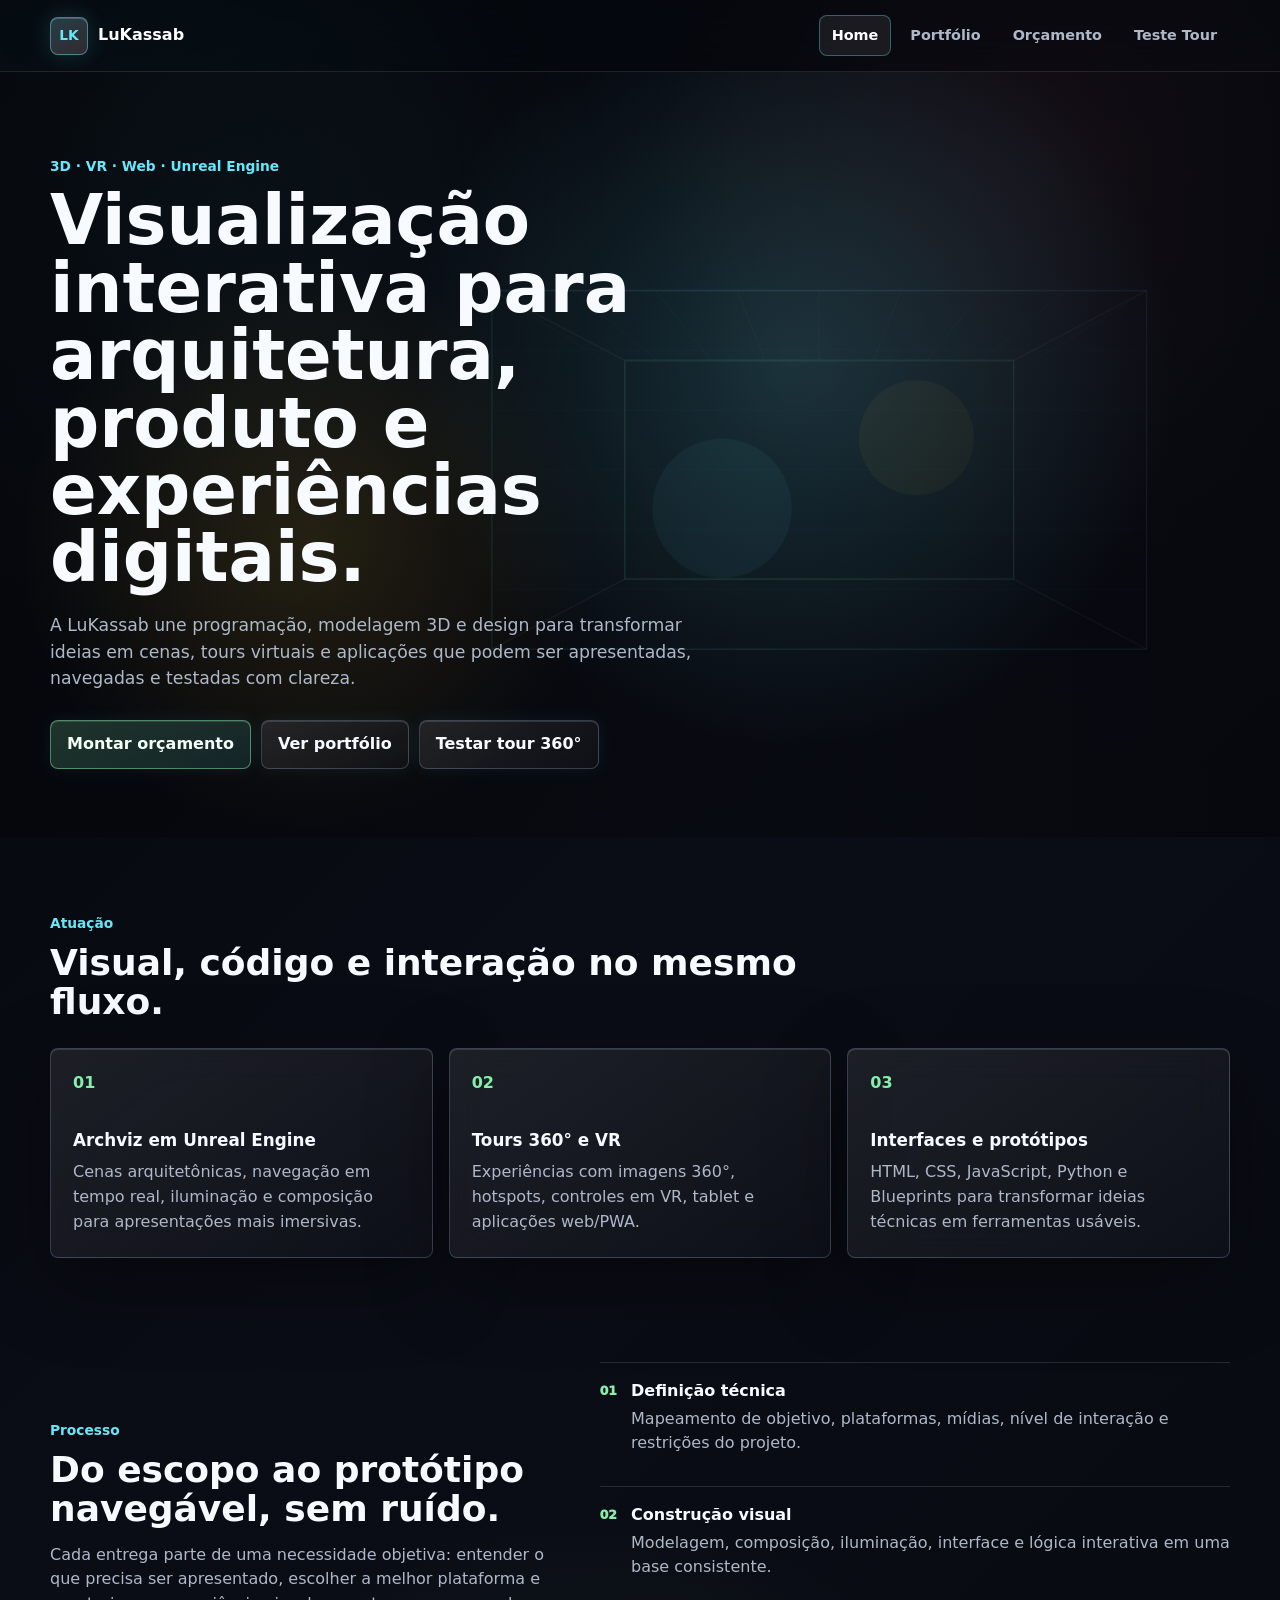
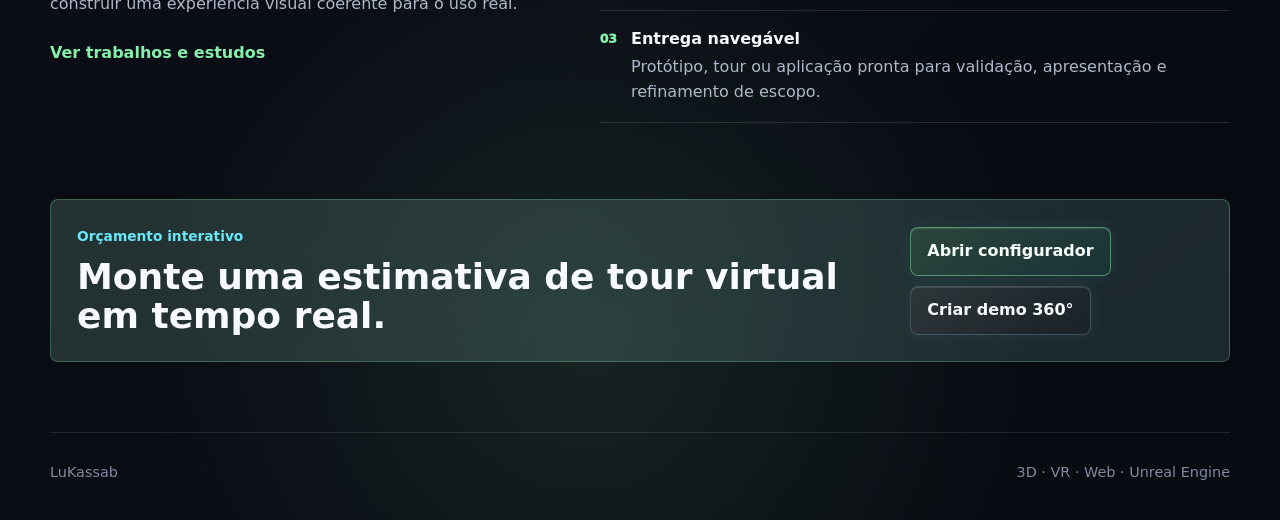
<file: index.html>
<!DOCTYPE html>
<html lang="pt-BR">
<head>
  <meta charset="UTF-8" />
  <meta name="viewport" content="width=device-width, initial-scale=1.0" />
  <title>LuKassab — Experiências 3D, VR e Web</title>
  <meta name="description" content="LuKassab cria visualizações arquitetônicas, experiências 360°, tours virtuais, aplicações em Unreal Engine e soluções web interativas." />
  <link rel="stylesheet" href="site.css" />
</head>
<body>
  <header class="site-header">
    <a class="brand" href="index.html" aria-label="LuKassab Home">
      <span class="brand-mark">LK</span>
      <span>LuKassab</span>
    </a>

    <button class="nav-toggle" type="button" aria-label="Abrir menu" aria-expanded="false" data-nav-toggle>
      <span></span>
      <span></span>
    </button>

    <nav class="site-nav" data-site-nav>
      <a class="is-active" href="index.html">Home</a>
      <a href="portfolio.html">Portfólio</a>
      <a href="orcamento.html">Orçamento</a>
      <a href="teste-seu-tour-virtual/">Teste Tour</a>
    </nav>
  </header>

  <main>
    <section class="hero hero-home">
      <canvas class="hero-canvas" data-hero-canvas aria-hidden="true"></canvas>
      <div class="hero-atmosphere" aria-hidden="true"></div>
      <div class="hero-content">
        <p class="eyebrow">3D · VR · Web · Unreal Engine</p>
        <h1>Visualização interativa para arquitetura, produto e experiências digitais.</h1>
        <p class="hero-copy">
          A LuKassab une programação, modelagem 3D e design para transformar ideias em cenas,
          tours virtuais e aplicações que podem ser apresentadas, navegadas e testadas com clareza.
        </p>
        <div class="hero-actions">
          <a class="glass-button glass-button-primary" href="orcamento.html">Montar orçamento</a>
          <a class="glass-button" href="portfolio.html">Ver portfólio</a>
          <a class="glass-button" href="teste-seu-tour-virtual/">Testar tour 360°</a>
        </div>
      </div>
    </section>

    <section class="section-band">
      <div class="section-heading">
        <p class="eyebrow">Atuação</p>
        <h2>Visual, código e interação no mesmo fluxo.</h2>
      </div>

      <div class="service-grid">
        <article class="glass-card">
          <span class="card-index">01</span>
          <h3>Archviz em Unreal Engine</h3>
          <p>Cenas arquitetônicas, navegação em tempo real, iluminação e composição para apresentações mais imersivas.</p>
        </article>
        <article class="glass-card">
          <span class="card-index">02</span>
          <h3>Tours 360° e VR</h3>
          <p>Experiências com imagens 360°, hotspots, controles em VR, tablet e aplicações web/PWA.</p>
        </article>
        <article class="glass-card">
          <span class="card-index">03</span>
          <h3>Interfaces e protótipos</h3>
          <p>HTML, CSS, JavaScript, Python e Blueprints para transformar ideias técnicas em ferramentas usáveis.</p>
        </article>
      </div>
    </section>

    <section class="section-band section-tight">
      <div class="split-layout">
        <div>
          <p class="eyebrow">Processo</p>
          <h2>Do escopo ao protótipo navegável, sem ruído.</h2>
          <p>
            Cada entrega parte de uma necessidade objetiva: entender o que precisa ser apresentado,
            escolher a melhor plataforma e construir uma experiência visual coerente para o uso real.
          </p>
          <a class="text-link" href="portfolio.html">Ver trabalhos e estudos</a>
        </div>

        <div class="workflow-list" aria-label="Fluxo de trabalho">
          <article>
            <span>01</span>
            <h3>Definição técnica</h3>
            <p>Mapeamento de objetivo, plataformas, mídias, nível de interação e restrições do projeto.</p>
          </article>
          <article>
            <span>02</span>
            <h3>Construção visual</h3>
            <p>Modelagem, composição, iluminação, interface e lógica interativa em uma base consistente.</p>
          </article>
          <article>
            <span>03</span>
            <h3>Entrega navegável</h3>
            <p>Protótipo, tour ou aplicação pronta para validação, apresentação e refinamento de escopo.</p>
          </article>
        </div>
      </div>
    </section>

    <section class="cta-band">
      <div>
        <p class="eyebrow">Orçamento interativo</p>
        <h2>Monte uma estimativa de tour virtual em tempo real.</h2>
      </div>
      <div class="hero-actions">
        <a class="glass-button glass-button-primary" href="orcamento.html">Abrir configurador</a>
        <a class="glass-button" href="teste-seu-tour-virtual/">Criar demo 360°</a>
      </div>
    </section>
  </main>

  <footer class="site-footer">
    <span>LuKassab</span>
    <span>3D · VR · Web · Unreal Engine</span>
  </footer>

  <script src="site.js"></script>
</body>
</html>
</file>
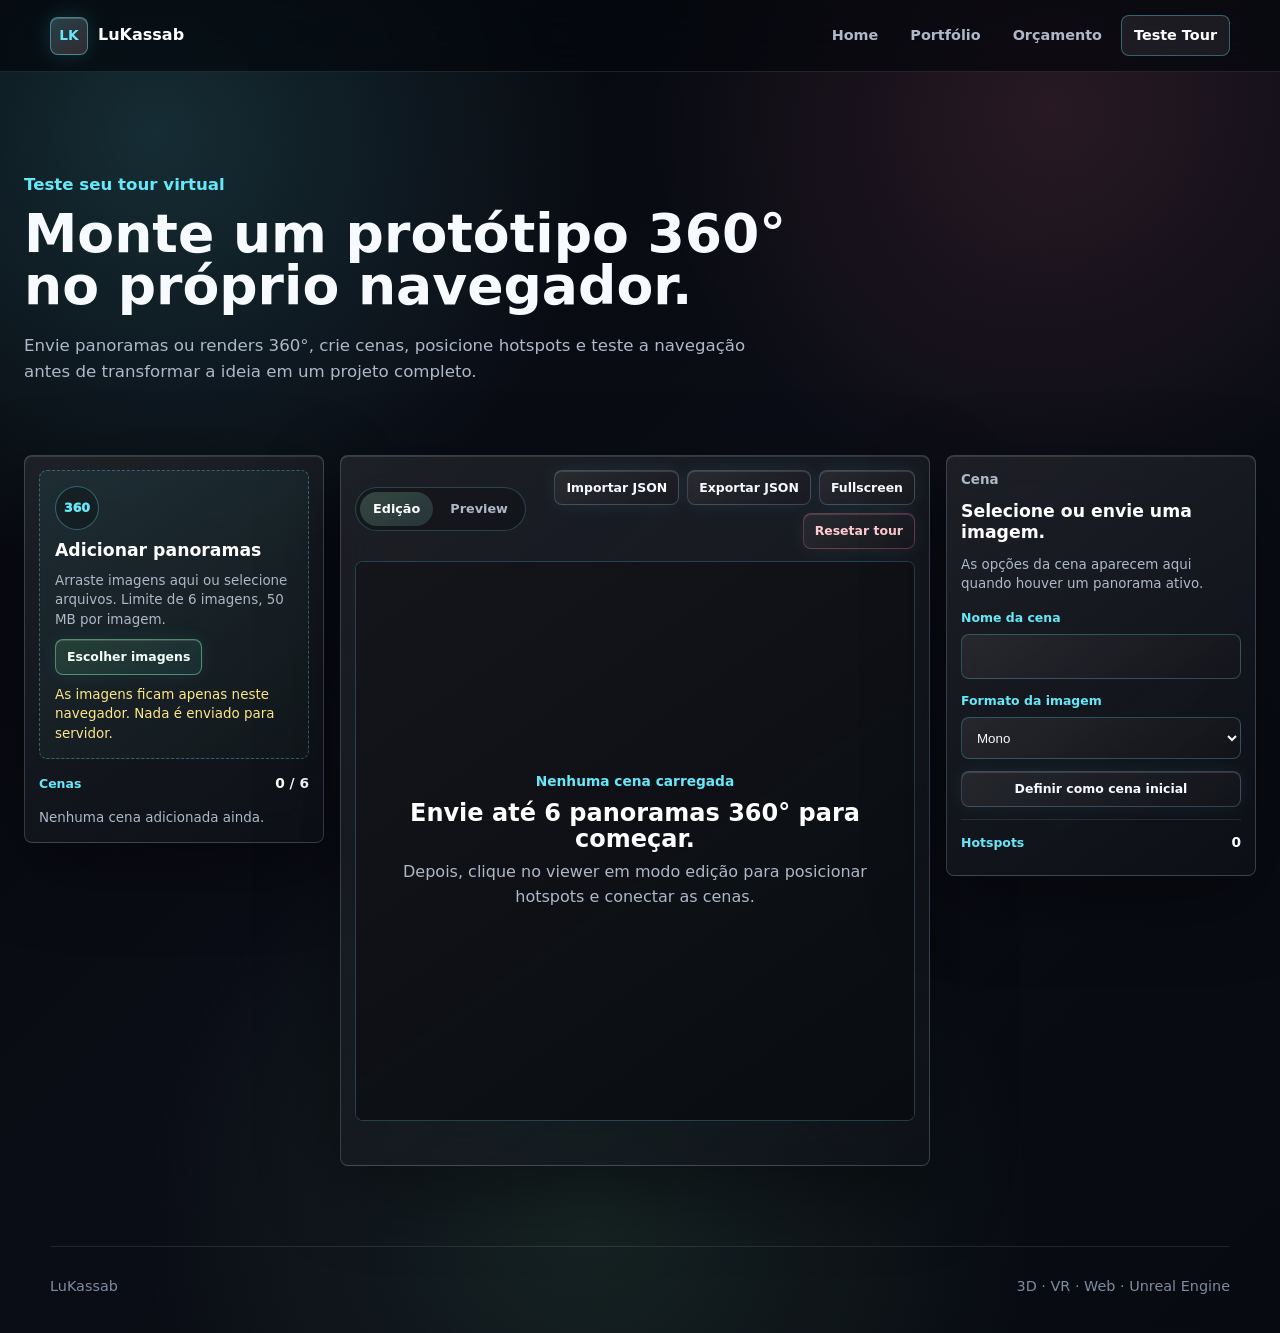
<file: teste-seu-tour-virtual/index.html>
<!DOCTYPE html>
<html lang="pt-BR">
<head>
  <meta charset="UTF-8" />
  <meta name="viewport" content="width=device-width, initial-scale=1.0" />
  <title>Teste seu Tour Virtual — LuKassab</title>
  <meta name="description" content="Crie uma demo client-side de tour virtual 360 com cenas, hotspots e preview sem enviar imagens para servidor." />
  <link rel="stylesheet" href="../site.css?v=tour-tester" />
</head>
<body>
  <header class="site-header">
    <a class="brand" href="../index.html" aria-label="LuKassab Home">
      <span class="brand-mark">LK</span>
      <span>LuKassab</span>
    </a>

    <button class="nav-toggle" type="button" aria-label="Abrir menu" aria-expanded="false" data-nav-toggle>
      <span></span>
      <span></span>
    </button>

    <nav class="site-nav" data-site-nav>
      <a href="../index.html">Home</a>
      <a href="../portfolio.html">Portfólio</a>
      <a href="../orcamento.html">Orçamento</a>
      <a class="is-active" href="./">Teste Tour</a>
    </nav>
  </header>

  <main class="page-shell tour-tester-page">
    <section class="page-hero tour-tester-hero">
      <p class="eyebrow">Teste seu tour virtual</p>
      <h1>Monte um protótipo 360° no próprio navegador.</h1>
      <p>
        Envie panoramas ou renders 360°, crie cenas, posicione hotspots e teste a navegação
        antes de transformar a ideia em um projeto completo.
      </p>
    </section>

    <section class="tour-tester" id="tour-tester" aria-label="Demo interativa de tour virtual">
      <aside class="tour-panel tour-sidebar" aria-label="Cenas do tour">
        <div class="tour-upload-zone" data-tour-dropzone>
          <input id="tour-image-input" type="file" accept="image/*" multiple hidden data-tour-image-input />
          <span class="tour-upload-icon" aria-hidden="true">360</span>
          <h2>Adicionar panoramas</h2>
          <p>Arraste imagens aqui ou selecione arquivos. Limite de 6 imagens, 50 MB por imagem.</p>
          <button class="glass-button glass-button-primary" type="button" data-tour-upload-trigger>Escolher imagens</button>
          <small>As imagens ficam apenas neste navegador. Nada é enviado para servidor.</small>
        </div>

        <div class="tour-sidebar-heading">
          <span>Cenas</span>
          <strong data-tour-scene-count>0 / 6</strong>
        </div>
        <div class="tour-scene-list" data-tour-scene-list aria-live="polite"></div>
      </aside>

      <section class="tour-view-card" aria-label="Viewer do tour virtual">
        <div class="tour-toolbar">
          <div class="tour-mode-switch" role="group" aria-label="Modo do tour">
            <button class="is-active" type="button" data-tour-mode="edit">Edição</button>
            <button type="button" data-tour-mode="preview">Preview</button>
          </div>
          <div class="tour-toolbar-actions">
            <input id="tour-json-input" type="file" accept="application/json,.json" hidden data-tour-json-input />
            <button class="glass-button" type="button" data-tour-import>Importar JSON</button>
            <button class="glass-button" type="button" data-tour-export>Exportar JSON</button>
            <button class="glass-button" type="button" data-tour-fullscreen>Fullscreen</button>
            <button class="glass-button tour-danger-button" type="button" data-tour-reset>Resetar tour</button>
          </div>
        </div>

        <div class="tour-viewer-shell" data-tour-viewer-shell>
          <div class="tour-viewer" data-tour-viewer></div>
          <div class="tour-hotspot-layer" data-tour-hotspot-layer aria-label="Hotspots da cena"></div>
          <div class="tour-empty-state" data-tour-empty-state>
            <p class="eyebrow">Nenhuma cena carregada</p>
            <h2>Envie até 6 panoramas 360° para começar.</h2>
            <p>Depois, clique no viewer em modo edição para posicionar hotspots e conectar as cenas.</p>
          </div>
          <div class="tour-watermark" data-tour-watermark>Powered by Luca Virtual Tours</div>
        </div>

        <div class="tour-commercial-cta" data-tour-cta hidden>
          <div>
            <p class="eyebrow">Protótipo pronto para virar escopo</p>
            <h2>Transforme este fluxo em um orçamento real.</h2>
            <p>Com duas cenas e um hotspot já dá para visualizar a experiência e conversar sobre plataforma, interação e entrega.</p>
          </div>
          <a class="glass-button glass-button-primary" href="../orcamento.html">Montar orçamento</a>
        </div>

        <p class="tour-status" data-tour-status aria-live="polite"></p>
      </section>

      <aside class="tour-panel tour-inspector" aria-label="Detalhes da cena">
        <div class="tour-inspector-empty" data-tour-inspector-empty>
          <p class="eyebrow">Cena</p>
          <h2>Selecione ou envie uma imagem.</h2>
          <p>As opções da cena aparecem aqui quando houver um panorama ativo.</p>
        </div>

        <div class="tour-inspector-content" data-tour-inspector-content hidden>
          <div class="tour-field">
            <label for="tour-scene-name">Nome da cena</label>
            <input id="tour-scene-name" type="text" data-tour-scene-name />
          </div>

          <div class="tour-field">
            <label for="tour-scene-format">Formato da imagem</label>
            <select id="tour-scene-format" data-tour-scene-format>
              <option value="mono">Mono</option>
              <option value="sideBySide">Side-by-side</option>
              <option value="topDown">Top-down</option>
            </select>
          </div>

          <button class="glass-button full-button" type="button" data-tour-set-initial>Definir como cena inicial</button>

          <div class="tour-hotspot-summary">
            <div class="tour-sidebar-heading">
              <span>Hotspots</span>
              <strong data-tour-hotspot-count>0</strong>
            </div>
            <div class="tour-hotspot-list" data-tour-hotspot-list></div>
          </div>
        </div>
      </aside>
    </section>
  </main>

  <dialog class="tour-hotspot-dialog" data-tour-hotspot-dialog>
    <form method="dialog" class="tour-hotspot-form" data-tour-hotspot-form>
      <header>
        <p class="eyebrow">Hotspot</p>
        <h2 data-tour-dialog-title>Novo hotspot</h2>
      </header>

      <label class="tour-field">
        <span>Label</span>
        <input type="text" maxlength="48" placeholder="Ex.: Ir para varanda" data-hotspot-label required />
      </label>

      <label class="tour-field">
        <span>Cena de destino</span>
        <select data-hotspot-target required></select>
      </label>

      <label class="tour-field">
        <span>Ícone</span>
        <select data-hotspot-icon>
          <option value="arrow">Seta</option>
          <option value="info">Info</option>
          <option value="dot">Ponto</option>
          <option value="view">Vista</option>
        </select>
      </label>

      <div class="tour-dialog-actions">
        <button class="glass-button tour-danger-button" type="button" data-hotspot-delete hidden>Remover</button>
        <span></span>
        <button class="glass-button" type="button" data-hotspot-cancel>Cancelar</button>
        <button class="glass-button glass-button-primary" type="submit">Salvar hotspot</button>
      </div>
    </form>
  </dialog>

  <footer class="site-footer">
    <span>LuKassab</span>
    <span>3D · VR · Web · Unreal Engine</span>
  </footer>

  <script src="../site.js?v=tour-tester"></script>
  <script type="module" src="../tour-tester.js?v=tour-memory-safe"></script>
</body>
</html>
</file>
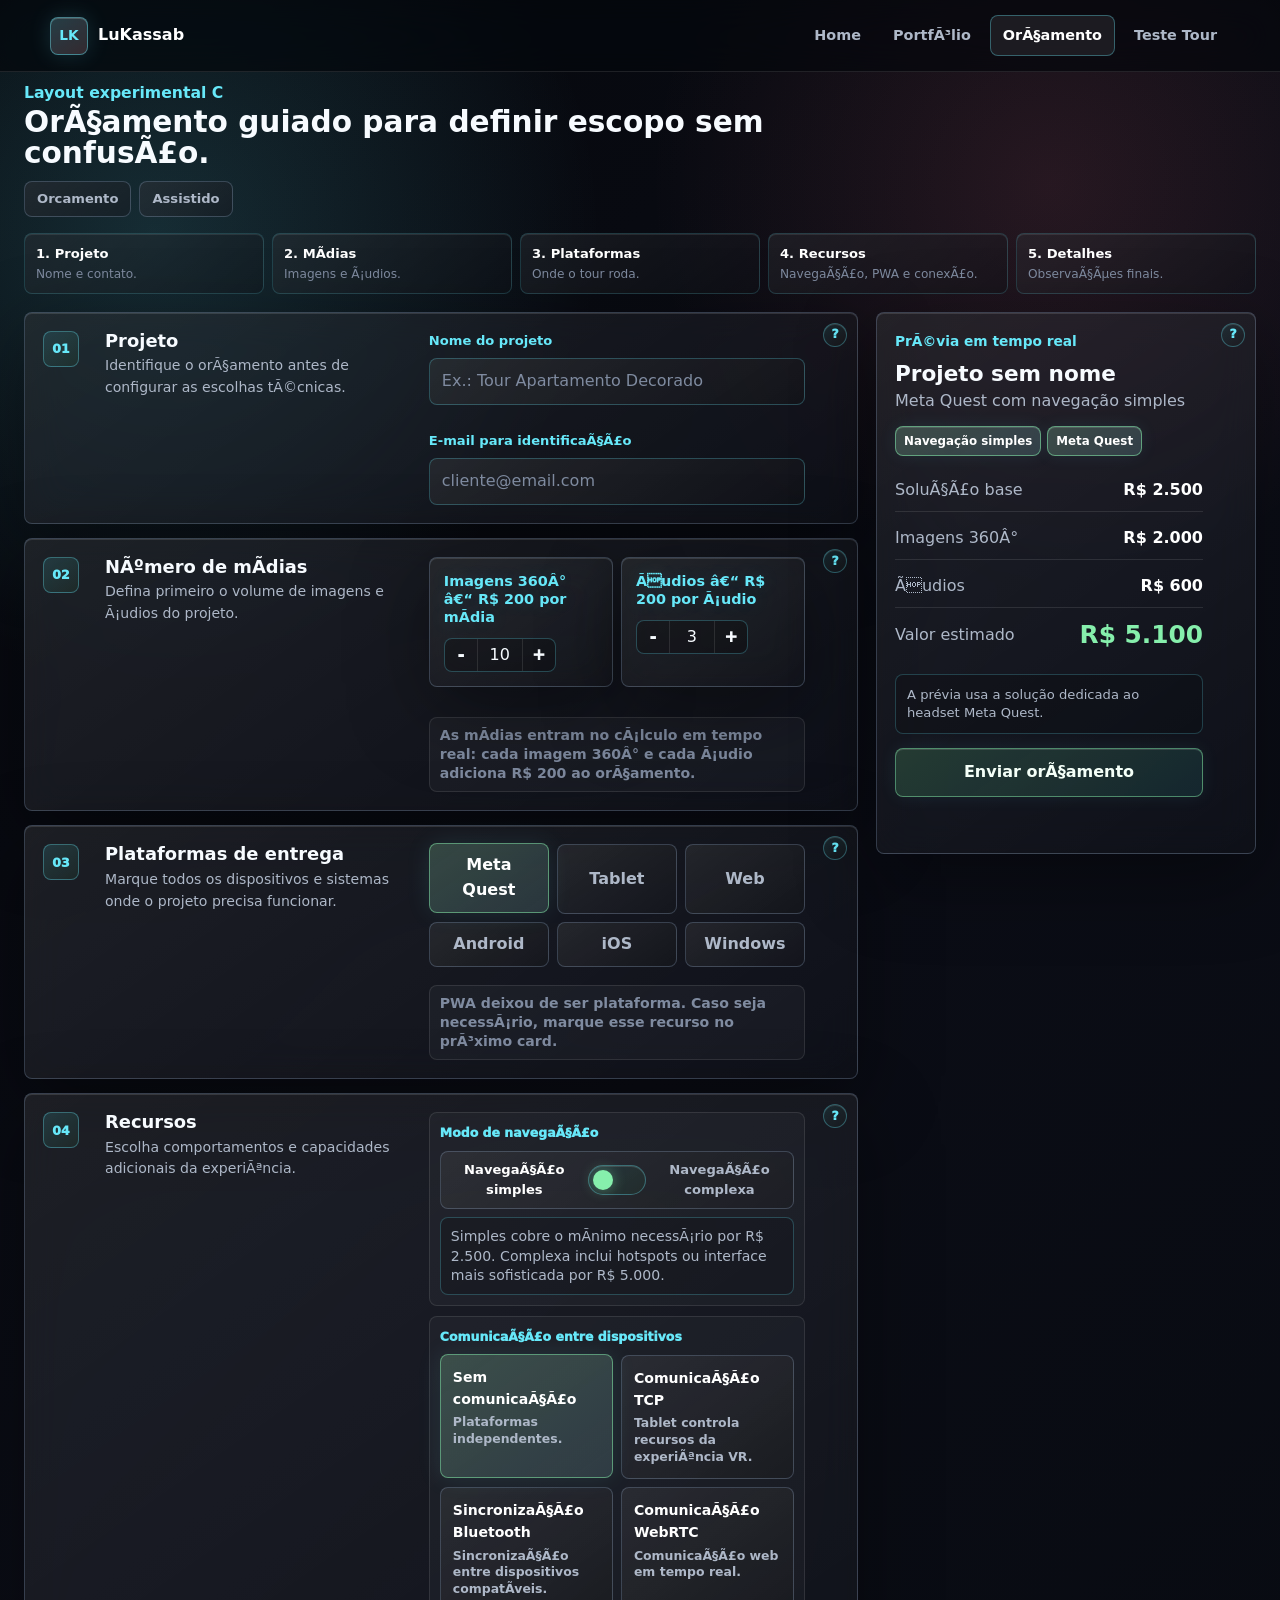
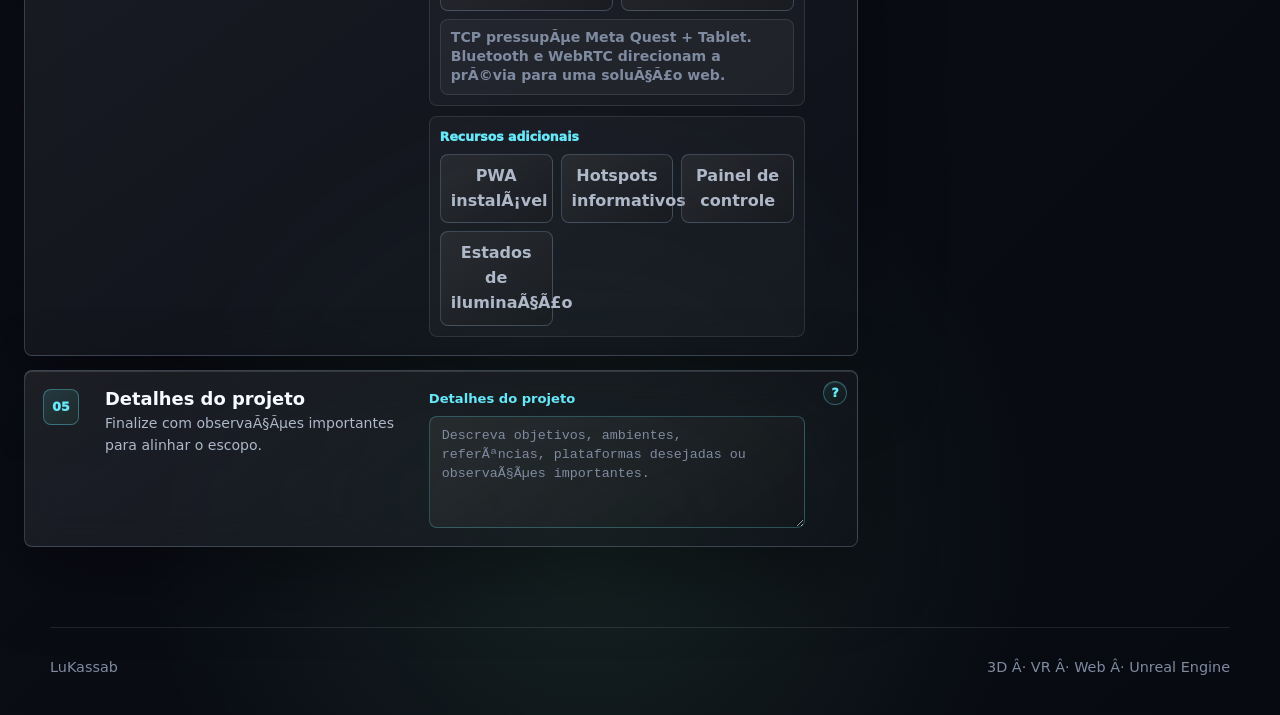
<file: etapas-guiadas.html>
﻿<!DOCTYPE html>
<html lang="pt-BR">
<head>
  <meta charset="UTF-8" />
  <meta name="viewport" content="width=device-width, initial-scale=1.0" />
  <title>Etapas Guiadas â€” LuKassab</title>
  <meta name="description" content="Configure um projeto de tour virtual por etapas, escolhendo navegaÃ§Ã£o, plataformas, comunicaÃ§Ã£o, mÃ­dias e opÃ§Ãµes extras com prÃ©via em tempo real." />
  <link rel="stylesheet" href="site.css" />
</head>
<body>
  <header class="site-header">
    <a class="brand" href="index.html" aria-label="LuKassab Home">
      <span class="brand-mark">LK</span>
      <span>LuKassab</span>
    </a>
    <button class="nav-toggle" type="button" aria-label="Abrir menu" aria-expanded="false" data-nav-toggle>
      <span></span>
      <span></span>
    </button>
    <nav class="site-nav" data-site-nav>
      <a href="index.html">Home</a>
      <a href="portfolio.html">PortfÃ³lio</a>
      <a class="is-active" href="orcamento.html">OrÃ§amento</a>
      <a href="teste-seu-tour-virtual/">Teste Tour</a>
    </nav>
  </header>

  <main class="page-shell budget-page guided-page">
    <section class="page-hero">
      <p class="eyebrow">Layout experimental C</p>
      <h1>OrÃ§amento guiado para definir escopo sem confusÃ£o.</h1>
    </section>

    <nav class="budget-variant-switch" aria-label="Alternar layout de orcamento">
      <a href="orcamento.html">Orcamento</a>
      <a href="https://lucakassab.github.io/Dev/orcamento-assistido.html">Assistido</a>
    </nav>

    <section class="guided-flow-summary" aria-label="Resumo das etapas guiadas">
      <div>
        <strong>1. Projeto</strong>
        <span>Nome e contato.</span>
      </div>
      <div>
        <strong>2. MÃ­dias</strong>
        <span>Imagens e Ã¡udios.</span>
      </div>
      <div>
        <strong>3. Plataformas</strong>
        <span>Onde o tour roda.</span>
      </div>
      <div>
        <strong>4. Recursos</strong>
        <span>NavegaÃ§Ã£o, PWA e conexÃ£o.</span>
      </div>
      <div>
        <strong>5. Detalhes</strong>
        <span>ObservaÃ§Ãµes finais.</span>
      </div>
    </section>

    <section class="guided-budget-layout" id="guided-budget">
      <form class="guided-form" aria-label="FormulÃ¡rio guiado de orÃ§amento">
        <section class="guided-step">
          <button class="guided-help" type="button" data-help-tooltip="Informe um nome curto para identificar o orÃ§amento e um e-mail para associar a configuraÃ§Ã£o ao cliente.">?</button>
          <span class="guided-step-index">01</span>
          <div>
            <h2>Projeto</h2>
            <p>Identifique o orÃ§amento antes de configurar as escolhas tÃ©cnicas.</p>
          </div>
          <label class="guided-field">
            <span>Nome do projeto</span>
            <input type="text" placeholder="Ex.: Tour Apartamento Decorado" data-guided-project-name />
          </label>
          <label class="guided-field">
            <span>E-mail para identificaÃ§Ã£o</span>
            <input type="email" inputmode="email" autocomplete="email" placeholder="cliente@email.com" data-guided-email />
          </label>
        </section>

        <section class="guided-step">
          <button class="guided-help" type="button" data-help-tooltip="Informe quantas imagens 360Â° e Ã¡udios entram no projeto. Esses itens entram no cÃ¡lculo por unidade e nÃ£o dependem da plataforma escolhida.">?</button>
          <span class="guided-step-index">02</span>
          <div>
            <h2>NÃºmero de mÃ­dias</h2>
            <p>Defina primeiro o volume de imagens e Ã¡udios do projeto.</p>
          </div>
          <div class="guided-media-grid">
            <div class="quantity-control">
              <span>Imagens 360Â° â€“ R$ 200 por mÃ­dia</span>
              <div class="quantity-input-row">
                <div class="site-spinbox">
                  <button type="button" data-guided-step-for="images" data-step="-1" aria-label="Diminuir imagens">-</button>
                  <input type="text" inputmode="numeric" min="0" max="999" maxlength="3" value="10" data-guided-qty="images" readonly aria-readonly="true" />
                  <button type="button" data-guided-step-for="images" data-step="1" aria-label="Aumentar imagens">+</button>
                </div>
              </div>
            </div>
            <div class="quantity-control">
              <span>Ãudios â€“ R$ 200 por Ã¡udio</span>
              <div class="quantity-input-row">
                <div class="site-spinbox">
                  <button type="button" data-guided-step-for="audios" data-step="-1" aria-label="Diminuir Ã¡udios">-</button>
                  <input type="text" inputmode="numeric" min="0" max="999" maxlength="3" value="3" data-guided-qty="audios" readonly aria-readonly="true" />
                  <button type="button" data-guided-step-for="audios" data-step="1" aria-label="Aumentar Ã¡udios">+</button>
                </div>
              </div>
            </div>
          </div>
          <p class="guided-inline-note">As mÃ­dias entram no cÃ¡lculo em tempo real: cada imagem 360Â° e cada Ã¡udio adiciona R$ 200 ao orÃ§amento.</p>
        </section>

        <section class="guided-step" data-guided-platform-step>
          <button class="guided-help" type="button" data-help-tooltip="Selecione apenas os destinos em que o projeto deve rodar. PWA, navegaÃ§Ã£o e comunicaÃ§Ã£o ficam no card de recursos.">?</button>
          <span class="guided-step-index">03</span>
          <div>
            <h2>Plataformas de entrega</h2>
            <p>Marque todos os dispositivos e sistemas onde o projeto precisa funcionar.</p>
          </div>
          <div class="guided-chip-grid" aria-label="Plataformas do projeto">
            <button class="guided-choice is-selected" type="button" data-guided-platform="meta" aria-pressed="true">Meta Quest</button>
            <button class="guided-choice" type="button" data-guided-platform="tablet" aria-pressed="false">Tablet</button>
            <button class="guided-choice" type="button" data-guided-platform="web" aria-pressed="false">Web</button>
            <button class="guided-choice" type="button" data-guided-platform="android" aria-pressed="false">Android</button>
            <button class="guided-choice" type="button" data-guided-platform="ios" aria-pressed="false">iOS</button>
            <button class="guided-choice" type="button" data-guided-platform="windows" aria-pressed="false">Windows</button>
          </div>
          <p class="guided-warning" data-guided-platform-warning hidden>Selecione pelo menos uma plataforma para continuar.</p>
          <p class="guided-inline-note">PWA deixou de ser plataforma. Caso seja necessÃ¡rio, marque esse recurso no prÃ³ximo card.</p>
        </section>

        <section class="guided-step">
          <button class="guided-help" type="button" data-help-tooltip="Selecione os recursos que mudam a complexidade do projeto, como navegaÃ§Ã£o, PWA, comunicaÃ§Ã£o entre dispositivos, hotspots e painÃ©is.">?</button>
          <span class="guided-step-index">04</span>
          <div>
            <h2>Recursos</h2>
            <p>Escolha comportamentos e capacidades adicionais da experiÃªncia.</p>
          </div>
          <div class="guided-resource-stack">
            <div class="guided-resource-group">
              <span class="guided-control-label">Modo de navegaÃ§Ã£o</span>
              <label class="guided-nav-switch">
                <span>NavegaÃ§Ã£o simples</span>
                <input type="checkbox" data-guided-nav-switch aria-label="Alternar para navegaÃ§Ã£o complexa" />
                <i aria-hidden="true"></i>
                <span>NavegaÃ§Ã£o complexa</span>
              </label>
              <p class="guided-price-hint">Simples cobre o mÃ­nimo necessÃ¡rio por R$ 2.500. Complexa inclui hotspots ou interface mais sofisticada por R$ 5.000.</p>
            </div>

            <div class="guided-resource-group">
              <span class="guided-control-label">ComunicaÃ§Ã£o entre dispositivos</span>
              <div class="guided-communication-grid" role="radiogroup" aria-label="ComunicaÃ§Ã£o entre dispositivos">
                <button class="guided-radio is-selected" type="button" data-guided-communication="none" aria-pressed="true">
                  <strong>Sem comunicaÃ§Ã£o</strong>
                  <span>Plataformas independentes.</span>
                </button>
                <button class="guided-radio" type="button" data-guided-communication="tcp" aria-pressed="false">
                  <strong>ComunicaÃ§Ã£o TCP</strong>
                  <span>Tablet controla recursos da experiÃªncia VR.</span>
                </button>
                <button class="guided-radio" type="button" data-guided-communication="bluetooth" aria-pressed="false">
                  <strong>SincronizaÃ§Ã£o Bluetooth</strong>
                  <span>SincronizaÃ§Ã£o entre dispositivos compatÃ­veis.</span>
                </button>
                <button class="guided-radio" type="button" data-guided-communication="webrtc" aria-pressed="false">
                  <strong>ComunicaÃ§Ã£o WebRTC</strong>
                  <span>ComunicaÃ§Ã£o web em tempo real.</span>
                </button>
              </div>
              <p class="guided-inline-note">TCP pressupÃµe Meta Quest + Tablet. Bluetooth e WebRTC direcionam a prÃ©via para uma soluÃ§Ã£o web.</p>
            </div>

            <div class="guided-resource-group">
              <span class="guided-control-label">Recursos adicionais</span>
              <div class="guided-chip-grid guided-extra-grid" aria-label="Recursos adicionais do projeto">
                <button class="guided-choice" type="button" data-guided-extra="pwa-install" aria-pressed="false">PWA instalÃ¡vel</button>
                <button class="guided-choice" type="button" data-guided-extra="hotspots" aria-pressed="false">Hotspots informativos</button>
                <button class="guided-choice" type="button" data-guided-extra="control-panel" aria-pressed="false">Painel de controle</button>
                <button class="guided-choice" type="button" data-guided-extra="lighting-states" aria-pressed="false">Estados de iluminaÃ§Ã£o</button>
              </div>
            </div>
          </div>
        </section>

        <section class="guided-step">
          <button class="guided-help" type="button" data-help-tooltip="Descreva objetivos, referÃªncias, ambientes e necessidades importantes para refinar o escopo comercial.">?</button>
          <span class="guided-step-index">05</span>
          <div>
            <h2>Detalhes do projeto</h2>
            <p>Finalize com observaÃ§Ãµes importantes para alinhar o escopo.</p>
          </div>

          <label class="guided-field">
            <span>Detalhes do projeto</span>
            <textarea rows="4" placeholder="Descreva objetivos, ambientes, referÃªncias, plataformas desejadas ou observaÃ§Ãµes importantes." data-guided-project-details></textarea>
          </label>
        </section>
      </form>

      <aside class="guided-preview" aria-label="PrÃ©via do orÃ§amento">
        <button class="guided-help" type="button" data-help-tooltip="Esta prÃ©via atualiza automaticamente a opÃ§Ã£o estimada, os itens selecionados e o valor conforme as escolhas do formulÃ¡rio.">?</button>
        <p class="eyebrow">PrÃ©via em tempo real</p>
        <h2 data-guided-preview-title>Projeto sem nome</h2>
        <p data-guided-preview-option>Meta Quest com navegaÃ§Ã£o simples</p>
        <div class="chip-row summary-chips" data-guided-preview-chips aria-label="Escolhas selecionadas"></div>

        <div class="guided-preview-list">
          <div>
            <span>SoluÃ§Ã£o base</span>
            <strong data-guided-base>R$ 2.500</strong>
          </div>
          <div>
            <span>Imagens 360Â°</span>
            <strong data-guided-images>R$ 2.000</strong>
          </div>
          <div>
            <span>Ãudios</span>
            <strong data-guided-audios>R$ 600</strong>
          </div>
        </div>

        <div class="guided-preview-total">
          <span>Valor estimado</span>
          <strong data-guided-total>R$ 5.100</strong>
        </div>

        <div class="guided-preview-note" data-guided-note>
          A seleÃ§Ã£o atual usa a opÃ§Ã£o base mais prÃ³xima do orÃ§amento tradicional.
        </div>

        <button class="glass-button glass-button-primary full-button" type="button" data-guided-send>Enviar orÃ§amento</button>
        <p class="copy-status" data-guided-status aria-live="polite"></p>
      </aside>
    </section>
  </main>

  <footer class="site-footer">
    <span>LuKassab</span>
    <span>3D Â· VR Â· Web Â· Unreal Engine</span>
  </footer>
  <script src="site.js"></script>
</body>
</html>
</file>
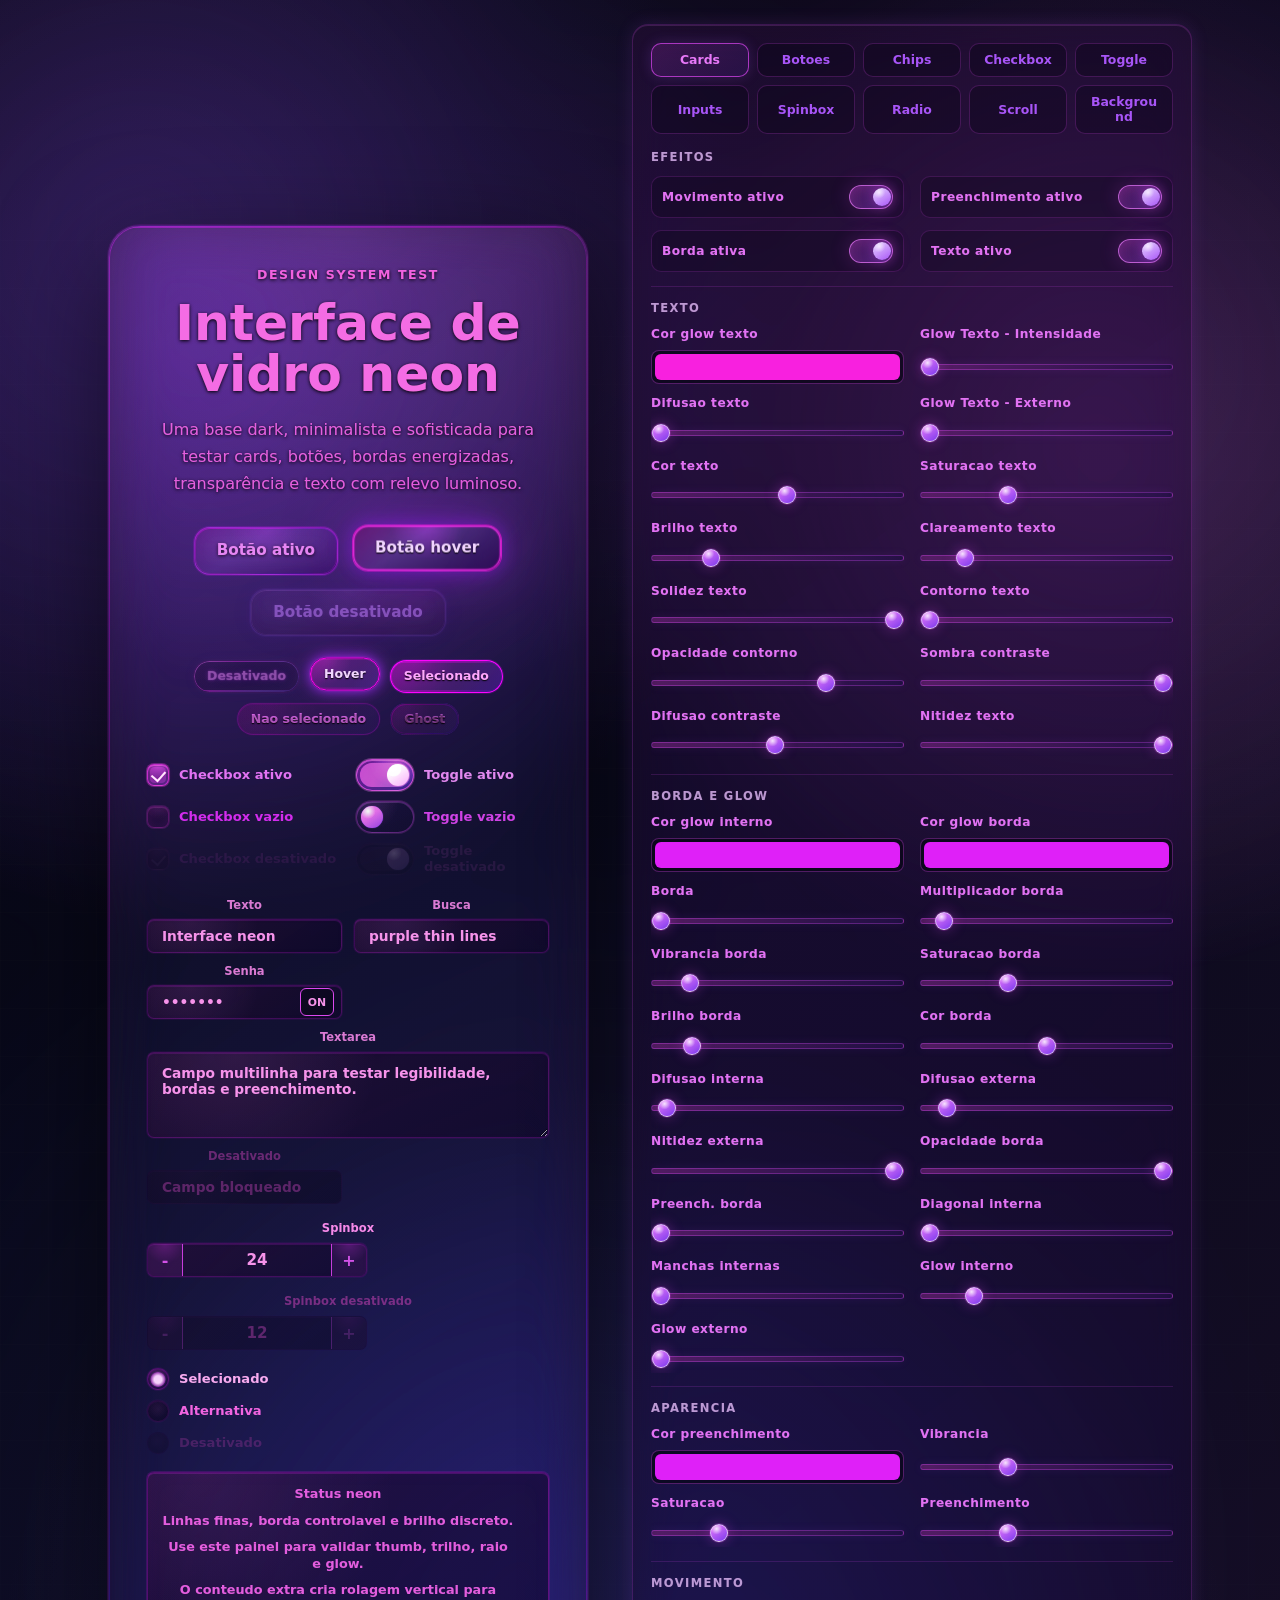
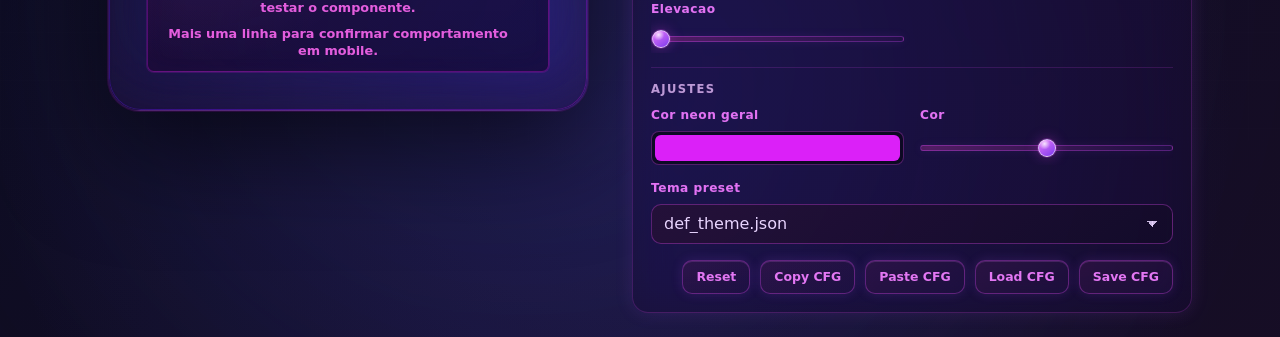
<file: glass-base.html>
<!DOCTYPE html>
<html lang="pt-BR">
<head>
  <meta charset="UTF-8" />
  <meta name="viewport" content="width=device-width, initial-scale=1.0, viewport-fit=cover" />
  <title>Teste de Identidade Visual — Glass Neon</title>

  <link rel="stylesheet" href="styles.css" />
  <link rel="stylesheet" href="background.css" />
  <link rel="stylesheet" href="card.css" />
  <link rel="stylesheet" href="button.css" />
  <link rel="stylesheet" href="chips.css" />
  <link rel="stylesheet" href="checkbox.css" />
  <link rel="stylesheet" href="toggle.css" />
  <link rel="stylesheet" href="input.css" />
  <link rel="stylesheet" href="spinbox.css" />
  <link rel="stylesheet" href="radio.css" />
  <link rel="stylesheet" href="scrollbar.css" />
</head>
<body>
  <main class="page-background">
    <div class="background-cursor-glow" aria-hidden="true"></div>
    <canvas class="background-grid-fx" data-background-grid-fx aria-hidden="true"></canvas>
    <div class="experience">
    <section class="card is-selected">
      <span class="eyebrow">Design System Test</span>

      <h1>Interface de vidro neon</h1>

      <p>
        Uma base dark, minimalista e sofisticada para testar cards, botões,
        bordas energizadas, transparência e texto com relevo luminoso.
      </p>

      <div class="actions">
        <button class="btn btn-primary" type="button">
          <span>Botão ativo</span>
        </button>

        <button class="btn btn-hover" type="button">
          <span>Botão hover</span>
        </button>

        <button class="btn btn-disabled" type="button" disabled>
          <span>Botão desativado</span>
        </button>
      </div>

      <div class="chips-preview" aria-label="Exemplos de chips">
        <button class="chip chip-disabled" type="button" disabled>Desativado</button>
        <button class="chip chip-hover" type="button">Hover</button>
        <button class="chip chip-selected" type="button">Selecionado</button>
        <button class="chip chip-unselected" type="button">Nao selecionado</button>
        <button class="chip chip-ghost" type="button">Ghost</button>
      </div>

      <div class="inputs-preview" aria-label="Exemplos de checkbox e toggle">
        <div class="checkbox-preview">
          <label class="checkbox-control">
            <input class="checkbox-input" type="checkbox" checked />
            <span class="checkbox-box" aria-hidden="true"></span>
            <span class="checkbox-label">Checkbox ativo</span>
          </label>

          <label class="checkbox-control">
            <input class="checkbox-input" type="checkbox" />
            <span class="checkbox-box" aria-hidden="true"></span>
            <span class="checkbox-label">Checkbox vazio</span>
          </label>

          <label class="checkbox-control is-disabled">
            <input class="checkbox-input" type="checkbox" checked disabled />
            <span class="checkbox-box" aria-hidden="true"></span>
            <span class="checkbox-label">Checkbox desativado</span>
          </label>
        </div>

        <div class="toggle-preview">
          <label class="toggle-control">
            <input class="toggle-input" type="checkbox" checked />
            <span class="toggle-track" aria-hidden="true">
              <span class="toggle-thumb"></span>
            </span>
            <span class="toggle-label">Toggle ativo</span>
          </label>

          <label class="toggle-control">
            <input class="toggle-input" type="checkbox" />
            <span class="toggle-track" aria-hidden="true">
              <span class="toggle-thumb"></span>
            </span>
            <span class="toggle-label">Toggle vazio</span>
          </label>

          <label class="toggle-control is-disabled">
            <input class="toggle-input" type="checkbox" checked disabled />
            <span class="toggle-track" aria-hidden="true">
              <span class="toggle-thumb"></span>
            </span>
            <span class="toggle-label">Toggle desativado</span>
          </label>
        </div>
      </div>

      <div class="form-elements-preview" aria-label="Exemplos de novos componentes">
        <div class="field-preview">
          <label class="field-control">
            <span class="field-label">Texto</span>
            <input class="glass-input" type="text" value="Interface neon" />
          </label>

          <label class="field-control">
            <span class="field-label">Busca</span>
            <input class="glass-input glass-input-search" type="search" value="purple thin lines" />
          </label>

          <label class="field-control">
            <span class="field-label">Senha</span>
            <span class="field-shell">
              <input class="glass-input" type="password" value="neon-ui" />
              <button class="field-inline-action" type="button" aria-label="Alternar senha">ON</button>
            </span>
          </label>

          <label class="field-control field-control-wide">
            <span class="field-label">Textarea</span>
            <textarea class="glass-input glass-textarea">Campo multilinha para testar legibilidade, bordas e preenchimento.</textarea>
          </label>

          <label class="field-control">
            <span class="field-label">Desativado</span>
            <input class="glass-input" type="text" value="Campo bloqueado" disabled />
          </label>
        </div>

        <div class="spinbox-preview">
          <label class="spinbox-label" for="demo-spinbox">Spinbox</label>
          <div class="spinbox-control">
            <button class="spinbox-button" type="button" data-spinbox-step="-1" aria-label="Diminuir">-</button>
            <input id="demo-spinbox" class="spinbox-input" type="number" min="0" max="99" step="1" value="24" data-spinbox-input />
            <button class="spinbox-button" type="button" data-spinbox-step="1" aria-label="Aumentar">+</button>
          </div>
        </div>

        <div class="spinbox-preview">
          <label class="spinbox-label" for="demo-spinbox-disabled">Spinbox desativado</label>
          <div class="spinbox-control is-disabled">
            <button class="spinbox-button" type="button" data-spinbox-step="-1" aria-label="Diminuir" disabled>-</button>
            <input id="demo-spinbox-disabled" class="spinbox-input" type="number" min="0" max="99" step="1" value="12" disabled />
            <button class="spinbox-button" type="button" data-spinbox-step="1" aria-label="Aumentar" disabled>+</button>
          </div>
        </div>

        <div class="radio-preview" role="radiogroup" aria-label="Exemplos de radio">
          <label class="radio-control">
            <input class="radio-input" type="radio" name="demo-radio" checked />
            <span class="radio-dot" aria-hidden="true"></span>
            <span class="radio-label">Selecionado</span>
          </label>

          <label class="radio-control">
            <input class="radio-input" type="radio" name="demo-radio" />
            <span class="radio-dot" aria-hidden="true"></span>
            <span class="radio-label">Alternativa</span>
          </label>

          <label class="radio-control is-disabled">
            <input class="radio-input" type="radio" name="demo-radio-disabled" disabled />
            <span class="radio-dot" aria-hidden="true"></span>
            <span class="radio-label">Desativado</span>
          </label>
        </div>

        <div class="scroll-preview">
          <div class="custom-scroll-panel" tabindex="0" aria-label="Area com scrollbar customizada">
            <p>Status neon</p>
            <p>Linhas finas, borda controlavel e brilho discreto.</p>
            <p>Use este painel para validar thumb, trilho, raio e glow.</p>
            <p>O conteudo extra cria rolagem vertical para testar o componente.</p>
            <p>Mais uma linha para confirmar comportamento em mobile.</p>
          </div>
        </div>
      </div>
    </section>

      <aside class="controls" aria-label="Controles de neon">
        <div class="tabs" role="tablist" aria-label="Tipo de elemento">
          <button class="tab-btn is-active" type="button" role="tab" aria-selected="true" data-tab-target="cards">Cards</button>
          <button class="tab-btn" type="button" role="tab" aria-selected="false" data-tab-target="buttons">Botoes</button>
          <button class="tab-btn" type="button" role="tab" aria-selected="false" data-tab-target="chips">Chips</button>
          <button class="tab-btn" type="button" role="tab" aria-selected="false" data-tab-target="checkboxes">Checkbox</button>
          <button class="tab-btn" type="button" role="tab" aria-selected="false" data-tab-target="toggles">Toggle</button>
          <button class="tab-btn" type="button" role="tab" aria-selected="false" data-tab-target="inputs">Inputs</button>
          <button class="tab-btn" type="button" role="tab" aria-selected="false" data-tab-target="spinboxes">Spinbox</button>
          <button class="tab-btn" type="button" role="tab" aria-selected="false" data-tab-target="radios">Radio</button>
          <button class="tab-btn" type="button" role="tab" aria-selected="false" data-tab-target="scrollbars">Scroll</button>
          <button class="tab-btn" type="button" role="tab" aria-selected="false" data-tab-target="background">Background</button>
        </div>

        <div class="control-panel" data-tab-panel="background">
          <label class="control color-control"><span>Cor primaria</span><input type="color" value="#7c3aed" data-color-picker data-color-hue-var="--background-primary-hue" /></label>
          <input type="range" min="0" max="360" step="1" value="262" data-css-var="--background-primary-hue" hidden />
          <label class="control color-control"><span>Cor secundaria</span><input type="color" value="#d946ef" data-color-picker data-color-hue-var="--background-secondary-hue" /></label>
          <input type="range" min="0" max="360" step="1" value="292" data-css-var="--background-secondary-hue" hidden />
          <label class="control color-control"><span>Cor azul</span><input type="color" value="#4f46e5" data-color-picker data-color-hue-var="--background-tertiary-hue" /></label>
          <input type="range" min="0" max="360" step="1" value="239" data-css-var="--background-tertiary-hue" hidden />
          <label class="control"><span>Saturacao</span><input type="range" min="0" max="2.5" step="0.05" value="1" data-css-var="--background-saturation" /></label>
          <label class="control"><span>Brilho</span><input type="range" min="0.35" max="1.8" step="0.05" value="1" data-css-var="--background-brightness" /></label>
          <label class="control"><span>Glow cores</span><input type="range" min="0" max="3" step="0.05" value="1" data-css-var="--background-glow-alpha" /></label>
          <label class="control"><span>Blur glow</span><input type="range" min="0" max="96" step="1" value="36" data-css-var="--background-glow-blur" /></label>
          <label class="control"><span>Grid</span><input type="range" min="0" max="3" step="0.05" value="1" data-css-var="--background-grid-alpha" /></label>
          <label class="control"><span>Tamanho grid</span><input type="range" min="16" max="120" step="1" value="48" data-css-var="--background-grid-size" /></label>
          <label class="control"><span>Grossura grid</span><input type="range" min="0.25" max="6" step="0.25" value="1" data-css-var="--background-grid-thickness" /></label>
          <label class="control"><span>Pontos</span><input type="range" min="0" max="3" step="0.05" value="1" data-css-var="--background-dot-alpha" /></label>
          <label class="control"><span>Tamanho pontos</span><input type="range" min="3" max="18" step="1" value="6" data-css-var="--background-dot-size" /></label>
          <label class="control"><span>Raio pontos</span><input type="range" min="0.25" max="6" step="0.25" value="1" data-css-var="--background-dot-radius" /></label>
          <label class="control color-control"><span>Cor pontos base</span><input type="color" value="#8c8c8c" data-css-var="--background-dot-color" data-color-picker data-color-hue-var="--background-dot-hue" data-color-saturation-var="--background-dot-saturation" /></label>
          <label class="control"><span>Saturacao pontos base</span><input type="range" min="0" max="8" step="0.05" value="1" data-css-var="--background-dot-saturation-boost" /></label>
          <label class="control"><span>Vibrancia pontos base</span><input type="range" min="0" max="8" step="0.05" value="1" data-css-var="--background-dot-vibrance" /></label>
          <input type="range" min="0" max="360" step="1" value="292" data-css-var="--background-dot-hue" hidden />
          <input type="range" min="0" max="2.5" step="0.05" value="0" data-css-var="--background-dot-saturation" hidden />
          <label class="control"><span>Vinheta</span><input type="range" min="0" max="1" step="0.05" value="1" data-css-var="--background-vignette-alpha" /></label>
          <label class="control"><span>Movimento</span><input type="range" min="0" max="1" step="0.05" value="1" data-css-var="--background-motion" /></label>
          <label class="control"><span>Glow cursor</span><input type="range" min="0" max="3" step="0.05" value="1" data-css-var="--background-cursor-glow-alpha" /></label>
          <label class="control"><span>Raio cursor</span><input type="range" min="60" max="420" step="5" value="180" data-css-var="--background-cursor-radius" /></label>
          <label class="control"><span>Blur cursor</span><input type="range" min="0" max="48" step="1" value="18" data-css-var="--background-cursor-blur" /></label>
          <label class="control color-control"><span>Cor grid cursor</span><input type="color" value="#d946ef" data-color-picker data-color-hue-var="--background-cursor-hue" data-color-saturation-var="--background-cursor-saturation" /></label>
          <input type="range" min="0" max="360" step="1" value="292" data-css-var="--background-cursor-hue" hidden />
          <input type="range" min="0" max="2.5" step="0.05" value="1" data-css-var="--background-cursor-saturation" hidden />
          <label class="control"><span>Linhas cursor</span><input type="range" min="0" max="3" step="0.05" value="1" data-css-var="--background-cursor-grid-alpha" /></label>
          <label class="control"><span>Pontos cursor</span><input type="range" min="0" max="3" step="0.05" value="1" data-css-var="--background-cursor-dot-alpha" /></label>
          <label class="control color-control"><span>Cor pontos cursor</span><input type="color" value="#d946ef" data-css-var="--background-cursor-particle-color" data-color-picker data-color-hue-var="--background-cursor-particle-hue" data-color-saturation-var="--background-cursor-particle-saturation" /></label>
          <label class="control"><span>Saturacao pontos cursor</span><input type="range" min="0" max="8" step="0.05" value="1" data-css-var="--background-cursor-particle-saturation-boost" /></label>
          <label class="control"><span>Vibrancia pontos cursor</span><input type="range" min="0" max="8" step="0.05" value="1" data-css-var="--background-cursor-particle-vibrance" /></label>
          <input type="range" min="0" max="360" step="1" value="292" data-css-var="--background-cursor-particle-hue" hidden />
          <input type="range" min="0" max="2.5" step="0.05" value="1" data-css-var="--background-cursor-particle-saturation" hidden />
          <label class="control"><span>Pulso clique</span><input type="range" min="0" max="3" step="0.05" value="1" data-css-var="--background-click-pulse-alpha" /></label>
          <label class="control color-control"><span>Cor pulso clique</span><input type="color" value="#d946ef" data-css-var="--background-click-pulse-color" data-color-picker data-color-hue-var="--background-click-pulse-hue" data-color-saturation-var="--background-click-pulse-saturation" /></label>
          <label class="control"><span>Saturacao pulso clique</span><input type="range" min="0" max="8" step="0.05" value="1" data-css-var="--background-click-pulse-saturation-boost" /></label>
          <label class="control"><span>Vibrancia pulso clique</span><input type="range" min="0" max="8" step="0.05" value="1" data-css-var="--background-click-pulse-vibrance" /></label>
          <input type="range" min="0" max="360" step="1" value="292" data-css-var="--background-click-pulse-hue" hidden />
          <input type="range" min="0" max="2.5" step="0.05" value="1" data-css-var="--background-click-pulse-saturation" hidden />
          <label class="control"><span>Velocidade clique</span><input type="range" min="0.35" max="3" step="0.05" value="1" data-css-var="--background-click-pulse-speed" /></label>
          <label class="control"><span>Largura clique</span><input type="range" min="0.35" max="3" step="0.05" value="1" data-css-var="--background-click-pulse-width" /></label>
          <label class="control"><span>Aceleracao clique</span><input type="range" min="0.35" max="2.5" step="0.05" value="1" data-css-var="--background-click-pulse-accel" /></label>
          <label class="control"><span>Fade clique</span><input type="range" min="0.35" max="3" step="0.05" value="1" data-css-var="--background-click-pulse-fade" /></label>
          <label class="control"><span>Suavidade clique</span><input type="range" min="0.35" max="3" step="0.05" value="1" data-css-var="--background-click-pulse-softness" /></label>
          <label class="control"><span>Forca onda clique</span><input type="range" min="0" max="3" step="0.05" value="1" data-css-var="--background-click-pulse-wave" /></label>
        </div>

        <div class="control-panel is-active" data-tab-panel="cards">
          <label class="control">
            <span>Glow Texto - Intensidade</span>
            <input type="range" min="0.15" max="4" step="0.05" value="1" data-css-var="--card-text-glow-intensity" />
          </label>

          <label class="control">
            <span>Difusao texto</span>
            <input type="range" min="0.15" max="4" step="0.05" value="1" data-css-var="--card-text-glow-blur" />
          </label>

          <label class="control">
            <span>Borda</span>
            <input type="range" min="0.15" max="30" step="0.05" value="1" data-css-var="--card-border-glow-intensity" />
          </label>

          <label class="control">
            <span>Multiplicador borda</span>
            <input type="range" min="0" max="12" step="0.05" value="1" data-css-var="--card-border-multiplier" />
          </label>

          <label class="control">
            <span>Vibrancia borda</span>
            <input type="range" min="0.3" max="6" step="0.05" value="1" data-css-var="--card-border-vibrance" />
          </label>

          <label class="control">
            <span>Saturacao borda</span>
            <input type="range" min="0" max="3" step="0.05" value="1" data-css-var="--card-border-saturation" />
          </label>

          <label class="control">
            <span>Brilho borda</span>
            <input type="range" min="0.25" max="4" step="0.05" value="1" data-css-var="--card-border-brightness" />
          </label>

          <label class="control">
            <span>Cor borda</span>
            <input type="range" min="-180" max="180" step="1" value="0" data-css-var="--card-border-hue-shift" />
          </label>

          <label class="control">
            <span>Difusao interna</span>
            <input type="range" min="0.15" max="4" step="0.05" value="1" data-css-var="--card-border-glow-inner-blur" />
          </label>

          <label class="control">
            <span>Difusao externa</span>
            <input type="range" min="0.02" max="4" step="0.01" value="1" data-css-var="--card-border-glow-outer-blur" />
          </label>

          <label class="control">
            <span>Nitidez externa</span>
            <input type="range" min="0.25" max="8" step="0.05" value="1" data-css-var="--card-outer-glow-sharpness" />
          </label>

          <label class="control">
            <span>Vibrancia</span>
            <input type="range" min="0.6" max="1.8" step="0.05" value="1" data-css-var="--card-neon-vibrance" />
          </label>

          <label class="control">
            <span>Saturacao</span>
            <input type="range" min="0.4" max="2.8" step="0.05" value="1" data-css-var="--card-neon-saturation" />
          </label>

          <label class="control">
            <span>Cor</span>
            <input type="range" min="-180" max="180" step="1" value="0" data-css-var="--card-neon-hue-shift" />
          </label>

          <label class="control">
            <span>Preenchimento</span>
            <input type="range" min="0" max="3" step="0.05" value="1" data-css-var="--card-fill-alpha" />
          </label>

          <label class="control">
            <span>Opacidade borda</span>
            <input type="range" min="0" max="5" step="0.05" value="1" data-css-var="--card-border-alpha" />
          </label>

          <label class="control">
            <span>Preench. borda</span>
            <input type="range" min="0" max="3" step="0.05" value="1" data-css-var="--card-border-fill-alpha" />
          </label>

          <label class="control">
            <span>Diagonal interna</span>
            <input type="range" min="0" max="3" step="0.05" value="1" data-css-var="--card-border-fill-diagonal-alpha" />
          </label>

          <label class="control">
            <span>Manchas internas</span>
            <input type="range" min="0" max="3" step="0.05" value="1" data-css-var="--card-border-fill-spot-alpha" />
          </label>

          <label class="control">
            <span>Glow interno</span>
            <input type="range" min="0" max="5" step="0.05" value="1" data-css-var="--card-inner-glow-alpha" />
          </label>

          <label class="control">
            <span>Glow externo</span>
            <input type="range" min="0" max="5" step="0.01" value="1" data-css-var="--card-outer-glow-alpha" />
          </label>

          <label class="control">
            <span>Glow Texto - Externo</span>
            <input type="range" min="0" max="3" step="0.05" value="1" data-css-var="--card-text-glow-alpha" />
          </label>

          <label class="control">
            <span>Cor texto</span>
            <input type="range" min="-180" max="180" step="1" value="0" data-css-var="--card-text-hue-shift" />
          </label>

          <label class="control">
            <span>Saturacao texto</span>
            <input type="range" min="0" max="3" step="0.05" value="1" data-css-var="--card-text-saturation" />
          </label>

          <label class="control">
            <span>Brilho texto</span>
            <input type="range" min="0.25" max="4" step="0.05" value="1" data-css-var="--card-text-brightness" />
          </label>

          <label class="control">
            <span>Clareamento texto</span>
            <input type="range" min="0" max="2" step="0.01" value="1" data-css-var="--card-text-highlight-alpha" />
          </label>

          <label class="control"><span>Solidez texto</span><input type="range" min="0.1" max="1" step="0.01" value="1" data-css-var="--card-text-fill-alpha" /></label>
          <label class="control"><span>Contorno texto</span><input type="range" min="0" max="2" step="0.05" value="0" data-css-var="--card-text-stroke-width" /></label>
          <label class="control"><span>Opacidade contorno</span><input type="range" min="0" max="1" step="0.01" value="0" data-css-var="--card-text-stroke-alpha" /></label>
          <label class="control"><span>Sombra contraste</span><input type="range" min="0" max="1" step="0.01" value="0" data-css-var="--card-text-separation-alpha" /></label>
          <label class="control"><span>Difusao contraste</span><input type="range" min="0" max="8" step="0.1" value="2" data-css-var="--card-text-separation-blur" /></label>
          <label class="control"><span>Nitidez texto</span><input type="range" min="0" max="1" step="0.01" value="0.35" data-css-var="--card-text-crisp-alpha" /></label>
          <label class="control"><span>Elevacao</span><input type="range" min="0" max="8" step="0.25" value="0" data-css-var="--card-lift" /></label>
        </div>

        <div class="control-panel" data-tab-panel="buttons">
          <div class="state-tabs" role="tablist" aria-label="Estado do botao">
            <button class="tab-btn is-active" type="button" role="tab" aria-selected="true" data-button-state-target="selected">Selecionado</button>
            <button class="tab-btn" type="button" role="tab" aria-selected="false" data-button-state-target="hover">Hover</button>
            <button class="tab-btn" type="button" role="tab" aria-selected="false" data-button-state-target="deselected">Deselecionado</button>
          </div>

          <div class="control-panel is-active" data-button-state-panel="selected">
            <label class="control">
              <span>Glow Texto - Intensidade</span>
              <input type="range" min="0.15" max="4" step="0.05" value="1" data-css-var="--button-selected-text-glow-intensity" />
            </label>

            <label class="control">
              <span>Difusao texto</span>
              <input type="range" min="0.15" max="4" step="0.05" value="1" data-css-var="--button-selected-text-glow-blur" />
            </label>

            <label class="control">
              <span>Borda</span>
              <input type="range" min="0.15" max="30" step="0.05" value="1" data-css-var="--button-selected-border-glow-intensity" />
            </label>

            <label class="control">
              <span>Multiplicador borda</span>
              <input type="range" min="0" max="12" step="0.05" value="1" data-css-var="--button-selected-border-multiplier" />
            </label>

            <label class="control">
              <span>Vibrancia borda</span>
              <input type="range" min="0.3" max="6" step="0.05" value="1" data-css-var="--button-selected-border-vibrance" />
            </label>

            <label class="control">
              <span>Saturacao borda</span>
              <input type="range" min="0" max="3" step="0.05" value="1" data-css-var="--button-selected-border-saturation" />
            </label>

            <label class="control">
              <span>Brilho borda</span>
              <input type="range" min="0.25" max="4" step="0.05" value="1" data-css-var="--button-selected-border-brightness" />
            </label>

            <label class="control">
              <span>Cor borda</span>
              <input type="range" min="-180" max="180" step="1" value="0" data-css-var="--button-selected-border-hue-shift" />
            </label>

            <label class="control">
              <span>Difusao interna</span>
              <input type="range" min="0.15" max="4" step="0.05" value="1" data-css-var="--button-selected-border-glow-inner-blur" />
            </label>

            <label class="control">
              <span>Difusao externa</span>
              <input type="range" min="0.02" max="4" step="0.01" value="1" data-css-var="--button-selected-border-glow-outer-blur" />
            </label>
            <label class="control"><span>Nitidez externa</span><input type="range" min="0.25" max="8" step="0.05" value="1" data-css-var="--button-selected-outer-glow-sharpness" /></label>

            <label class="control">
              <span>Vibrancia</span>
              <input type="range" min="0.6" max="1.8" step="0.05" value="1" data-css-var="--button-selected-neon-vibrance" />
            </label>

            <label class="control">
              <span>Saturacao</span>
              <input type="range" min="0.4" max="2.8" step="0.05" value="1" data-css-var="--button-selected-neon-saturation" />
            </label>

            <label class="control">
              <span>Cor</span>
              <input type="range" min="-180" max="180" step="1" value="0" data-css-var="--button-selected-neon-hue-shift" />
            </label>

            <label class="control"><span>Preenchimento</span><input type="range" min="0" max="3" step="0.05" value="1" data-css-var="--button-selected-fill-alpha" /></label>
            <label class="control"><span>Opacidade borda</span><input type="range" min="0" max="5" step="0.05" value="1" data-css-var="--button-selected-border-alpha" /></label>
            <label class="control"><span>Preench. borda</span><input type="range" min="0" max="3" step="0.05" value="1" data-css-var="--button-selected-border-fill-alpha" /></label>
            <label class="control"><span>Diagonal interna</span><input type="range" min="0" max="3" step="0.05" value="1" data-css-var="--button-selected-border-fill-diagonal-alpha" /></label>
            <label class="control"><span>Manchas internas</span><input type="range" min="0" max="3" step="0.05" value="1" data-css-var="--button-selected-border-fill-spot-alpha" /></label>
            <label class="control"><span>Glow interno</span><input type="range" min="0" max="5" step="0.05" value="1" data-css-var="--button-selected-inner-glow-alpha" /></label>
            <label class="control"><span>Glow externo</span><input type="range" min="0" max="5" step="0.01" value="1" data-css-var="--button-selected-outer-glow-alpha" /></label>
            <label class="control"><span>Glow Texto - Externo</span><input type="range" min="0" max="3" step="0.05" value="1" data-css-var="--button-selected-text-glow-alpha" /></label>
          <label class="control"><span>Cor texto</span><input type="range" min="-180" max="180" step="1" value="0" data-css-var="--button-selected-text-hue-shift" /></label>
          <label class="control"><span>Saturacao texto</span><input type="range" min="0" max="3" step="0.05" value="1" data-css-var="--button-selected-text-saturation" /></label>
          <label class="control"><span>Brilho texto</span><input type="range" min="0.25" max="4" step="0.05" value="1" data-css-var="--button-selected-text-brightness" /></label>
          <label class="control"><span>Clareamento texto</span><input type="range" min="0" max="2" step="0.01" value="1" data-css-var="--button-selected-text-highlight-alpha" /></label>
            <label class="control"><span>Solidez texto</span><input type="range" min="0.1" max="1" step="0.01" value="1" data-css-var="--button-selected-text-fill-alpha" /></label>
            <label class="control"><span>Contorno texto</span><input type="range" min="0" max="2" step="0.05" value="0" data-css-var="--button-selected-text-stroke-width" /></label>
            <label class="control"><span>Opacidade contorno</span><input type="range" min="0" max="1" step="0.01" value="0" data-css-var="--button-selected-text-stroke-alpha" /></label>
            <label class="control"><span>Sombra contraste</span><input type="range" min="0" max="1" step="0.01" value="0" data-css-var="--button-selected-text-separation-alpha" /></label>
            <label class="control"><span>Difusao contraste</span><input type="range" min="0" max="8" step="0.1" value="2" data-css-var="--button-selected-text-separation-blur" /></label>
            <label class="control"><span>Nitidez texto</span><input type="range" min="0" max="1" step="0.01" value="0.45" data-css-var="--button-selected-text-crisp-alpha" /></label>
            <label class="control"><span>Elevacao</span><input type="range" min="0" max="8" step="0.25" value="0" data-css-var="--button-selected-lift" /></label>
          </div>

          <div class="control-panel" data-button-state-panel="hover">
            <label class="control">
              <span>Glow Texto - Intensidade</span>
              <input type="range" min="0.15" max="4" step="0.05" value="1" data-css-var="--button-hover-text-glow-intensity" />
            </label>

            <label class="control">
              <span>Difusao texto</span>
              <input type="range" min="0.15" max="4" step="0.05" value="1" data-css-var="--button-hover-text-glow-blur" />
            </label>

            <label class="control">
              <span>Borda</span>
              <input type="range" min="0.15" max="30" step="0.05" value="1" data-css-var="--button-hover-border-glow-intensity" />
            </label>

            <label class="control">
              <span>Multiplicador borda</span>
              <input type="range" min="0" max="12" step="0.05" value="1" data-css-var="--button-hover-border-multiplier" />
            </label>

            <label class="control">
              <span>Vibrancia borda</span>
              <input type="range" min="0.3" max="6" step="0.05" value="1" data-css-var="--button-hover-border-vibrance" />
            </label>

            <label class="control">
              <span>Saturacao borda</span>
              <input type="range" min="0" max="3" step="0.05" value="1" data-css-var="--button-hover-border-saturation" />
            </label>

            <label class="control">
              <span>Brilho borda</span>
              <input type="range" min="0.25" max="4" step="0.05" value="1" data-css-var="--button-hover-border-brightness" />
            </label>

            <label class="control">
              <span>Cor borda</span>
              <input type="range" min="-180" max="180" step="1" value="0" data-css-var="--button-hover-border-hue-shift" />
            </label>

            <label class="control">
              <span>Difusao interna</span>
              <input type="range" min="0.15" max="4" step="0.05" value="1" data-css-var="--button-hover-border-glow-inner-blur" />
            </label>

            <label class="control">
              <span>Difusao externa</span>
              <input type="range" min="0.02" max="4" step="0.01" value="1" data-css-var="--button-hover-border-glow-outer-blur" />
            </label>
            <label class="control"><span>Nitidez externa</span><input type="range" min="0.25" max="8" step="0.05" value="1" data-css-var="--button-hover-outer-glow-sharpness" /></label>

            <label class="control">
              <span>Vibrancia</span>
              <input type="range" min="0.6" max="1.8" step="0.05" value="1" data-css-var="--button-hover-neon-vibrance" />
            </label>

            <label class="control">
              <span>Saturacao</span>
              <input type="range" min="0.4" max="2.8" step="0.05" value="1" data-css-var="--button-hover-neon-saturation" />
            </label>

            <label class="control">
              <span>Cor</span>
              <input type="range" min="-180" max="180" step="1" value="0" data-css-var="--button-hover-neon-hue-shift" />
            </label>

            <label class="control"><span>Preenchimento</span><input type="range" min="0" max="3" step="0.05" value="1.25" data-css-var="--button-hover-fill-alpha" /></label>
            <label class="control"><span>Opacidade borda</span><input type="range" min="0" max="5" step="0.05" value="1.6" data-css-var="--button-hover-border-alpha" /></label>
            <label class="control"><span>Preench. borda</span><input type="range" min="0" max="3" step="0.05" value="1" data-css-var="--button-hover-border-fill-alpha" /></label>
            <label class="control"><span>Diagonal interna</span><input type="range" min="0" max="3" step="0.05" value="1" data-css-var="--button-hover-border-fill-diagonal-alpha" /></label>
            <label class="control"><span>Manchas internas</span><input type="range" min="0" max="3" step="0.05" value="1" data-css-var="--button-hover-border-fill-spot-alpha" /></label>
            <label class="control"><span>Glow interno</span><input type="range" min="0" max="5" step="0.05" value="1.75" data-css-var="--button-hover-inner-glow-alpha" /></label>
            <label class="control"><span>Glow externo</span><input type="range" min="0" max="5" step="0.01" value="1.55" data-css-var="--button-hover-outer-glow-alpha" /></label>
            <label class="control"><span>Glow Texto - Externo</span><input type="range" min="0" max="3" step="0.05" value="1.45" data-css-var="--button-hover-text-glow-alpha" /></label>
          <label class="control"><span>Cor texto</span><input type="range" min="-180" max="180" step="1" value="0" data-css-var="--button-hover-text-hue-shift" /></label>
          <label class="control"><span>Saturacao texto</span><input type="range" min="0" max="3" step="0.05" value="1" data-css-var="--button-hover-text-saturation" /></label>
          <label class="control"><span>Brilho texto</span><input type="range" min="0.25" max="4" step="0.05" value="1" data-css-var="--button-hover-text-brightness" /></label>
          <label class="control"><span>Clareamento texto</span><input type="range" min="0" max="2" step="0.01" value="1" data-css-var="--button-hover-text-highlight-alpha" /></label>
            <label class="control"><span>Solidez texto</span><input type="range" min="0.1" max="1" step="0.01" value="1" data-css-var="--button-hover-text-fill-alpha" /></label>
            <label class="control"><span>Contorno texto</span><input type="range" min="0" max="2" step="0.05" value="0" data-css-var="--button-hover-text-stroke-width" /></label>
            <label class="control"><span>Opacidade contorno</span><input type="range" min="0" max="1" step="0.01" value="0" data-css-var="--button-hover-text-stroke-alpha" /></label>
            <label class="control"><span>Sombra contraste</span><input type="range" min="0" max="1" step="0.01" value="0" data-css-var="--button-hover-text-separation-alpha" /></label>
            <label class="control"><span>Difusao contraste</span><input type="range" min="0" max="8" step="0.1" value="2" data-css-var="--button-hover-text-separation-blur" /></label>
            <label class="control"><span>Nitidez texto</span><input type="range" min="0" max="1" step="0.01" value="0.45" data-css-var="--button-hover-text-crisp-alpha" /></label>
            <label class="control"><span>Elevacao</span><input type="range" min="0" max="8" step="0.25" value="2" data-css-var="--button-hover-lift" /></label>
          </div>

          <div class="control-panel" data-button-state-panel="deselected">
            <label class="control">
              <span>Glow Texto - Intensidade</span>
              <input type="range" min="0.15" max="4" step="0.05" value="1" data-css-var="--button-deselected-text-glow-intensity" />
            </label>

            <label class="control">
              <span>Difusao texto</span>
              <input type="range" min="0.15" max="4" step="0.05" value="1" data-css-var="--button-deselected-text-glow-blur" />
            </label>

            <label class="control">
              <span>Borda</span>
              <input type="range" min="0.15" max="30" step="0.05" value="1" data-css-var="--button-deselected-border-glow-intensity" />
            </label>

            <label class="control">
              <span>Multiplicador borda</span>
              <input type="range" min="0" max="12" step="0.05" value="1" data-css-var="--button-deselected-border-multiplier" />
            </label>

            <label class="control">
              <span>Vibrancia borda</span>
              <input type="range" min="0.3" max="6" step="0.05" value="1" data-css-var="--button-deselected-border-vibrance" />
            </label>

            <label class="control">
              <span>Saturacao borda</span>
              <input type="range" min="0" max="3" step="0.05" value="1" data-css-var="--button-deselected-border-saturation" />
            </label>

            <label class="control">
              <span>Brilho borda</span>
              <input type="range" min="0.25" max="4" step="0.05" value="1" data-css-var="--button-deselected-border-brightness" />
            </label>

            <label class="control">
              <span>Cor borda</span>
              <input type="range" min="-180" max="180" step="1" value="0" data-css-var="--button-deselected-border-hue-shift" />
            </label>

            <label class="control">
              <span>Difusao interna</span>
              <input type="range" min="0.15" max="4" step="0.05" value="1" data-css-var="--button-deselected-border-glow-inner-blur" />
            </label>

            <label class="control">
              <span>Difusao externa</span>
              <input type="range" min="0.02" max="4" step="0.01" value="1" data-css-var="--button-deselected-border-glow-outer-blur" />
            </label>
            <label class="control"><span>Nitidez externa</span><input type="range" min="0.25" max="8" step="0.05" value="1" data-css-var="--button-deselected-outer-glow-sharpness" /></label>

            <label class="control">
              <span>Vibrancia</span>
              <input type="range" min="0.6" max="1.8" step="0.05" value="1" data-css-var="--button-deselected-neon-vibrance" />
            </label>

            <label class="control">
              <span>Saturacao</span>
              <input type="range" min="0.4" max="2.8" step="0.05" value="1" data-css-var="--button-deselected-neon-saturation" />
            </label>

            <label class="control">
              <span>Cor</span>
              <input type="range" min="-180" max="180" step="1" value="0" data-css-var="--button-deselected-neon-hue-shift" />
            </label>

            <label class="control"><span>Preenchimento</span><input type="range" min="0" max="3" step="0.05" value="1" data-css-var="--button-deselected-fill-alpha" /></label>
            <label class="control"><span>Opacidade borda</span><input type="range" min="0" max="5" step="0.05" value="1" data-css-var="--button-deselected-border-alpha" /></label>
            <label class="control"><span>Preench. borda</span><input type="range" min="0" max="3" step="0.05" value="1" data-css-var="--button-deselected-border-fill-alpha" /></label>
            <label class="control"><span>Diagonal interna</span><input type="range" min="0" max="3" step="0.05" value="1" data-css-var="--button-deselected-border-fill-diagonal-alpha" /></label>
            <label class="control"><span>Manchas internas</span><input type="range" min="0" max="3" step="0.05" value="1" data-css-var="--button-deselected-border-fill-spot-alpha" /></label>
            <label class="control"><span>Glow interno</span><input type="range" min="0" max="5" step="0.05" value="1" data-css-var="--button-deselected-inner-glow-alpha" /></label>
            <label class="control"><span>Glow externo</span><input type="range" min="0" max="5" step="0.01" value="1" data-css-var="--button-deselected-outer-glow-alpha" /></label>
            <label class="control"><span>Glow Texto - Externo</span><input type="range" min="0" max="3" step="0.05" value="1" data-css-var="--button-deselected-text-glow-alpha" /></label>
          <label class="control"><span>Cor texto</span><input type="range" min="-180" max="180" step="1" value="0" data-css-var="--button-deselected-text-hue-shift" /></label>
          <label class="control"><span>Saturacao texto</span><input type="range" min="0" max="3" step="0.05" value="1" data-css-var="--button-deselected-text-saturation" /></label>
          <label class="control"><span>Brilho texto</span><input type="range" min="0.25" max="4" step="0.05" value="1" data-css-var="--button-deselected-text-brightness" /></label>
          <label class="control"><span>Clareamento texto</span><input type="range" min="0" max="2" step="0.01" value="1" data-css-var="--button-deselected-text-highlight-alpha" /></label>
            <label class="control"><span>Solidez texto</span><input type="range" min="0.1" max="1" step="0.01" value="1" data-css-var="--button-deselected-text-fill-alpha" /></label>
            <label class="control"><span>Contorno texto</span><input type="range" min="0" max="2" step="0.05" value="0" data-css-var="--button-deselected-text-stroke-width" /></label>
            <label class="control"><span>Opacidade contorno</span><input type="range" min="0" max="1" step="0.01" value="0" data-css-var="--button-deselected-text-stroke-alpha" /></label>
            <label class="control"><span>Sombra contraste</span><input type="range" min="0" max="1" step="0.01" value="0" data-css-var="--button-deselected-text-separation-alpha" /></label>
            <label class="control"><span>Difusao contraste</span><input type="range" min="0" max="8" step="0.1" value="2" data-css-var="--button-deselected-text-separation-blur" /></label>
            <label class="control"><span>Nitidez texto</span><input type="range" min="0" max="1" step="0.01" value="0.30" data-css-var="--button-deselected-text-crisp-alpha" /></label>
            <label class="control"><span>Elevacao</span><input type="range" min="0" max="8" step="0.25" value="0" data-css-var="--button-deselected-lift" /></label>
          </div>
        </div>

        <div class="control-panel" data-tab-panel="chips">
          <div class="state-tabs" role="tablist" aria-label="Estado do chip">
            <button class="tab-btn is-active" type="button" role="tab" aria-selected="true" data-chip-state-target="disabled">Desativado</button>
            <button class="tab-btn" type="button" role="tab" aria-selected="false" data-chip-state-target="hover">Hover</button>
            <button class="tab-btn" type="button" role="tab" aria-selected="false" data-chip-state-target="selected">Selecionado</button>
            <button class="tab-btn" type="button" role="tab" aria-selected="false" data-chip-state-target="unselected">Nao selecionado</button>
            <button class="tab-btn" type="button" role="tab" aria-selected="false" data-chip-state-target="ghost">Ghost</button>
          </div>

          <div class="control-panel is-active" data-chip-state-panel="disabled">
            <label class="control"><span>Glow Texto - Intensidade</span><input type="range" min="0.15" max="4" step="0.05" value="1" data-css-var="--chip-disabled-text-glow-intensity" /></label>
            <label class="control"><span>Glow Texto - Externo</span><input type="range" min="0" max="3" step="0.05" value="1" data-css-var="--chip-disabled-text-glow-alpha" /></label>
          <label class="control"><span>Cor texto</span><input type="range" min="-180" max="180" step="1" value="0" data-css-var="--chip-disabled-text-hue-shift" /></label>
          <label class="control"><span>Saturacao texto</span><input type="range" min="0" max="3" step="0.05" value="1" data-css-var="--chip-disabled-text-saturation" /></label>
          <label class="control"><span>Brilho texto</span><input type="range" min="0.25" max="4" step="0.05" value="1" data-css-var="--chip-disabled-text-brightness" /></label>
            <label class="control"><span>Difusao texto</span><input type="range" min="0.15" max="4" step="0.05" value="1" data-css-var="--chip-disabled-text-glow-blur" /></label>
            <label class="control"><span>Borda</span><input type="range" min="0.15" max="30" step="0.05" value="1" data-css-var="--chip-disabled-border-glow-intensity" /></label>
            <label class="control"><span>Multiplicador borda</span><input type="range" min="0" max="12" step="0.05" value="1" data-css-var="--chip-disabled-border-multiplier" /></label>
          <label class="control"><span>Vibrancia borda</span><input type="range" min="0.3" max="6" step="0.05" value="1" data-css-var="--chip-disabled-border-vibrance" /></label>
          <label class="control"><span>Saturacao borda</span><input type="range" min="0" max="3" step="0.05" value="1" data-css-var="--chip-disabled-border-saturation" /></label>
          <label class="control"><span>Brilho borda</span><input type="range" min="0.25" max="4" step="0.05" value="1" data-css-var="--chip-disabled-border-brightness" /></label>
          <label class="control"><span>Cor borda</span><input type="range" min="-180" max="180" step="1" value="0" data-css-var="--chip-disabled-border-hue-shift" /></label>
            <label class="control"><span>Difusao interna</span><input type="range" min="0.15" max="4" step="0.05" value="1" data-css-var="--chip-disabled-border-glow-inner-blur" /></label>
            <label class="control"><span>Difusao externa</span><input type="range" min="0.02" max="4" step="0.01" value="1" data-css-var="--chip-disabled-border-glow-outer-blur" /></label>
            <label class="control"><span>Nitidez externa</span><input type="range" min="0.25" max="8" step="0.05" value="1" data-css-var="--chip-disabled-outer-glow-sharpness" /></label>
            <label class="control"><span>Vibrancia</span><input type="range" min="0.6" max="1.8" step="0.05" value="1" data-css-var="--chip-disabled-neon-vibrance" /></label>
            <label class="control"><span>Saturacao</span><input type="range" min="0.4" max="2.8" step="0.05" value="1" data-css-var="--chip-disabled-neon-saturation" /></label>
            <label class="control"><span>Cor</span><input type="range" min="-180" max="180" step="1" value="0" data-css-var="--chip-disabled-neon-hue-shift" /></label>
            <label class="control"><span>Preenchimento</span><input type="range" min="0" max="1" step="0.005" value="0.045" data-css-var="--chip-disabled-fill-alpha" /></label>
            <label class="control"><span>Opacidade borda</span><input type="range" min="0" max="3" step="0.005" value="0.15" data-css-var="--chip-disabled-border-alpha" /></label>
            <label class="control"><span>Preench. borda</span><input type="range" min="0" max="3" step="0.05" value="1" data-css-var="--chip-disabled-border-fill-alpha" /></label>
            <label class="control"><span>Diagonal interna</span><input type="range" min="0" max="3" step="0.05" value="1" data-css-var="--chip-disabled-border-fill-diagonal-alpha" /></label>
            <label class="control"><span>Manchas internas</span><input type="range" min="0" max="3" step="0.05" value="1" data-css-var="--chip-disabled-border-fill-spot-alpha" /></label>
            <label class="control"><span>Glow interno</span><input type="range" min="0" max="3" step="0.005" value="0.05" data-css-var="--chip-disabled-inner-glow-alpha" /></label>
            <label class="control"><span>Glow externo</span><input type="range" min="0" max="3" step="0.005" value="0.07" data-css-var="--chip-disabled-outer-glow-alpha" /></label>
            <label class="control"><span>Solidez texto</span><input type="range" min="0.1" max="1" step="0.005" value="0.46" data-css-var="--chip-disabled-text-fill-alpha" /></label>
            <label class="control"><span>Clareamento texto</span><input type="range" min="0" max="2" step="0.01" value="1" data-css-var="--chip-disabled-text-highlight-alpha" /></label>
            <label class="control"><span>Contorno texto</span><input type="range" min="0" max="2" step="0.05" value="0" data-css-var="--chip-disabled-text-stroke-width" /></label>
            <label class="control"><span>Opacidade contorno</span><input type="range" min="0" max="1" step="0.01" value="0" data-css-var="--chip-disabled-text-stroke-alpha" /></label>
            <label class="control"><span>Sombra contraste</span><input type="range" min="0" max="1" step="0.01" value="0" data-css-var="--chip-disabled-text-separation-alpha" /></label>
            <label class="control"><span>Difusao contraste</span><input type="range" min="0" max="8" step="0.1" value="2" data-css-var="--chip-disabled-text-separation-blur" /></label>
            <label class="control"><span>Nitidez texto</span><input type="range" min="0" max="1" step="0.01" value="0.25" data-css-var="--chip-disabled-text-crisp-alpha" /></label>
            <label class="control"><span>Elevacao</span><input type="range" min="0" max="8" step="0.25" value="0" data-css-var="--chip-disabled-lift" /></label>
          </div>

          <div class="control-panel" data-chip-state-panel="hover">
            <label class="control"><span>Glow Texto - Intensidade</span><input type="range" min="0.15" max="4" step="0.05" value="1" data-css-var="--chip-hover-text-glow-intensity" /></label>
            <label class="control"><span>Glow Texto - Externo</span><input type="range" min="0" max="3" step="0.05" value="1" data-css-var="--chip-hover-text-glow-alpha" /></label>
          <label class="control"><span>Cor texto</span><input type="range" min="-180" max="180" step="1" value="0" data-css-var="--chip-hover-text-hue-shift" /></label>
          <label class="control"><span>Saturacao texto</span><input type="range" min="0" max="3" step="0.05" value="1" data-css-var="--chip-hover-text-saturation" /></label>
          <label class="control"><span>Brilho texto</span><input type="range" min="0.25" max="4" step="0.05" value="1" data-css-var="--chip-hover-text-brightness" /></label>
            <label class="control"><span>Difusao texto</span><input type="range" min="0.15" max="4" step="0.05" value="1" data-css-var="--chip-hover-text-glow-blur" /></label>
            <label class="control"><span>Borda</span><input type="range" min="0.15" max="30" step="0.05" value="1" data-css-var="--chip-hover-border-glow-intensity" /></label>
            <label class="control"><span>Multiplicador borda</span><input type="range" min="0" max="12" step="0.05" value="1" data-css-var="--chip-hover-border-multiplier" /></label>
          <label class="control"><span>Vibrancia borda</span><input type="range" min="0.3" max="6" step="0.05" value="1" data-css-var="--chip-hover-border-vibrance" /></label>
          <label class="control"><span>Saturacao borda</span><input type="range" min="0" max="3" step="0.05" value="1" data-css-var="--chip-hover-border-saturation" /></label>
          <label class="control"><span>Brilho borda</span><input type="range" min="0.25" max="4" step="0.05" value="1" data-css-var="--chip-hover-border-brightness" /></label>
          <label class="control"><span>Cor borda</span><input type="range" min="-180" max="180" step="1" value="0" data-css-var="--chip-hover-border-hue-shift" /></label>
            <label class="control"><span>Difusao interna</span><input type="range" min="0.15" max="4" step="0.05" value="1" data-css-var="--chip-hover-border-glow-inner-blur" /></label>
            <label class="control"><span>Difusao externa</span><input type="range" min="0.02" max="4" step="0.01" value="1" data-css-var="--chip-hover-border-glow-outer-blur" /></label>
            <label class="control"><span>Nitidez externa</span><input type="range" min="0.25" max="8" step="0.05" value="1" data-css-var="--chip-hover-outer-glow-sharpness" /></label>
            <label class="control"><span>Vibrancia</span><input type="range" min="0.6" max="1.8" step="0.05" value="1" data-css-var="--chip-hover-neon-vibrance" /></label>
            <label class="control"><span>Saturacao</span><input type="range" min="0.4" max="2.8" step="0.05" value="1" data-css-var="--chip-hover-neon-saturation" /></label>
            <label class="control"><span>Cor</span><input type="range" min="-180" max="180" step="1" value="0" data-css-var="--chip-hover-neon-hue-shift" /></label>
            <label class="control"><span>Preenchimento</span><input type="range" min="0" max="1" step="0.005" value="0.18" data-css-var="--chip-hover-fill-alpha" /></label>
            <label class="control"><span>Opacidade borda</span><input type="range" min="0" max="3" step="0.005" value="0.72" data-css-var="--chip-hover-border-alpha" /></label>
            <label class="control"><span>Preench. borda</span><input type="range" min="0" max="3" step="0.05" value="1" data-css-var="--chip-hover-border-fill-alpha" /></label>
            <label class="control"><span>Diagonal interna</span><input type="range" min="0" max="3" step="0.05" value="1" data-css-var="--chip-hover-border-fill-diagonal-alpha" /></label>
            <label class="control"><span>Manchas internas</span><input type="range" min="0" max="3" step="0.05" value="1" data-css-var="--chip-hover-border-fill-spot-alpha" /></label>
            <label class="control"><span>Glow interno</span><input type="range" min="0" max="3" step="0.005" value="0.20" data-css-var="--chip-hover-inner-glow-alpha" /></label>
            <label class="control"><span>Glow externo</span><input type="range" min="0" max="3" step="0.005" value="0.36" data-css-var="--chip-hover-outer-glow-alpha" /></label>
            <label class="control"><span>Solidez texto</span><input type="range" min="0.1" max="1" step="0.005" value="0.92" data-css-var="--chip-hover-text-fill-alpha" /></label>
            <label class="control"><span>Clareamento texto</span><input type="range" min="0" max="2" step="0.01" value="1" data-css-var="--chip-hover-text-highlight-alpha" /></label>
            <label class="control"><span>Contorno texto</span><input type="range" min="0" max="2" step="0.05" value="0" data-css-var="--chip-hover-text-stroke-width" /></label>
            <label class="control"><span>Opacidade contorno</span><input type="range" min="0" max="1" step="0.01" value="0" data-css-var="--chip-hover-text-stroke-alpha" /></label>
            <label class="control"><span>Sombra contraste</span><input type="range" min="0" max="1" step="0.01" value="0" data-css-var="--chip-hover-text-separation-alpha" /></label>
            <label class="control"><span>Difusao contraste</span><input type="range" min="0" max="8" step="0.1" value="2" data-css-var="--chip-hover-text-separation-blur" /></label>
            <label class="control"><span>Nitidez texto</span><input type="range" min="0" max="1" step="0.01" value="0.45" data-css-var="--chip-hover-text-crisp-alpha" /></label>
            <label class="control"><span>Elevacao</span><input type="range" min="0" max="8" step="0.25" value="1" data-css-var="--chip-hover-lift" /></label>
          </div>

          <div class="control-panel" data-chip-state-panel="selected">
            <label class="control"><span>Glow Texto - Intensidade</span><input type="range" min="0.15" max="4" step="0.05" value="1" data-css-var="--chip-selected-text-glow-intensity" /></label>
            <label class="control"><span>Glow Texto - Externo</span><input type="range" min="0" max="3" step="0.05" value="1" data-css-var="--chip-selected-text-glow-alpha" /></label>
          <label class="control"><span>Cor texto</span><input type="range" min="-180" max="180" step="1" value="0" data-css-var="--chip-selected-text-hue-shift" /></label>
          <label class="control"><span>Saturacao texto</span><input type="range" min="0" max="3" step="0.05" value="1" data-css-var="--chip-selected-text-saturation" /></label>
          <label class="control"><span>Brilho texto</span><input type="range" min="0.25" max="4" step="0.05" value="1" data-css-var="--chip-selected-text-brightness" /></label>
            <label class="control"><span>Difusao texto</span><input type="range" min="0.15" max="4" step="0.05" value="1" data-css-var="--chip-selected-text-glow-blur" /></label>
            <label class="control"><span>Borda</span><input type="range" min="0.15" max="30" step="0.05" value="1" data-css-var="--chip-selected-border-glow-intensity" /></label>
            <label class="control"><span>Multiplicador borda</span><input type="range" min="0" max="12" step="0.05" value="1" data-css-var="--chip-selected-border-multiplier" /></label>
          <label class="control"><span>Vibrancia borda</span><input type="range" min="0.3" max="6" step="0.05" value="1" data-css-var="--chip-selected-border-vibrance" /></label>
          <label class="control"><span>Saturacao borda</span><input type="range" min="0" max="3" step="0.05" value="1" data-css-var="--chip-selected-border-saturation" /></label>
          <label class="control"><span>Brilho borda</span><input type="range" min="0.25" max="4" step="0.05" value="1" data-css-var="--chip-selected-border-brightness" /></label>
          <label class="control"><span>Cor borda</span><input type="range" min="-180" max="180" step="1" value="0" data-css-var="--chip-selected-border-hue-shift" /></label>
            <label class="control"><span>Difusao interna</span><input type="range" min="0.15" max="4" step="0.05" value="1" data-css-var="--chip-selected-border-glow-inner-blur" /></label>
            <label class="control"><span>Difusao externa</span><input type="range" min="0.02" max="4" step="0.01" value="1" data-css-var="--chip-selected-border-glow-outer-blur" /></label>
            <label class="control"><span>Nitidez externa</span><input type="range" min="0.25" max="8" step="0.05" value="1" data-css-var="--chip-selected-outer-glow-sharpness" /></label>
            <label class="control"><span>Vibrancia</span><input type="range" min="0.6" max="1.8" step="0.05" value="1" data-css-var="--chip-selected-neon-vibrance" /></label>
            <label class="control"><span>Saturacao</span><input type="range" min="0.4" max="2.8" step="0.05" value="1" data-css-var="--chip-selected-neon-saturation" /></label>
            <label class="control"><span>Cor</span><input type="range" min="-180" max="180" step="1" value="0" data-css-var="--chip-selected-neon-hue-shift" /></label>
            <label class="control"><span>Preenchimento</span><input type="range" min="0" max="1" step="0.005" value="0.16" data-css-var="--chip-selected-fill-alpha" /></label>
            <label class="control"><span>Opacidade borda</span><input type="range" min="0" max="3" step="0.005" value="0.52" data-css-var="--chip-selected-border-alpha" /></label>
            <label class="control"><span>Preench. borda</span><input type="range" min="0" max="3" step="0.05" value="1" data-css-var="--chip-selected-border-fill-alpha" /></label>
            <label class="control"><span>Diagonal interna</span><input type="range" min="0" max="3" step="0.05" value="1" data-css-var="--chip-selected-border-fill-diagonal-alpha" /></label>
            <label class="control"><span>Manchas internas</span><input type="range" min="0" max="3" step="0.05" value="1" data-css-var="--chip-selected-border-fill-spot-alpha" /></label>
            <label class="control"><span>Glow interno</span><input type="range" min="0" max="3" step="0.005" value="0.14" data-css-var="--chip-selected-inner-glow-alpha" /></label>
            <label class="control"><span>Glow externo</span><input type="range" min="0" max="3" step="0.005" value="0.24" data-css-var="--chip-selected-outer-glow-alpha" /></label>
            <label class="control"><span>Solidez texto</span><input type="range" min="0.1" max="1" step="0.005" value="0.92" data-css-var="--chip-selected-text-fill-alpha" /></label>
            <label class="control"><span>Clareamento texto</span><input type="range" min="0" max="2" step="0.01" value="1" data-css-var="--chip-selected-text-highlight-alpha" /></label>
            <label class="control"><span>Contorno texto</span><input type="range" min="0" max="2" step="0.05" value="0" data-css-var="--chip-selected-text-stroke-width" /></label>
            <label class="control"><span>Opacidade contorno</span><input type="range" min="0" max="1" step="0.01" value="0" data-css-var="--chip-selected-text-stroke-alpha" /></label>
            <label class="control"><span>Sombra contraste</span><input type="range" min="0" max="1" step="0.01" value="0" data-css-var="--chip-selected-text-separation-alpha" /></label>
            <label class="control"><span>Difusao contraste</span><input type="range" min="0" max="8" step="0.1" value="2" data-css-var="--chip-selected-text-separation-blur" /></label>
            <label class="control"><span>Nitidez texto</span><input type="range" min="0" max="1" step="0.01" value="0.45" data-css-var="--chip-selected-text-crisp-alpha" /></label>
            <label class="control"><span>Elevacao</span><input type="range" min="0" max="8" step="0.25" value="0" data-css-var="--chip-selected-lift" /></label>
          </div>

          <div class="control-panel" data-chip-state-panel="unselected">
            <label class="control"><span>Glow Texto - Intensidade</span><input type="range" min="0.15" max="4" step="0.05" value="1" data-css-var="--chip-unselected-text-glow-intensity" /></label>
            <label class="control"><span>Glow Texto - Externo</span><input type="range" min="0" max="3" step="0.05" value="1" data-css-var="--chip-unselected-text-glow-alpha" /></label>
          <label class="control"><span>Cor texto</span><input type="range" min="-180" max="180" step="1" value="0" data-css-var="--chip-unselected-text-hue-shift" /></label>
          <label class="control"><span>Saturacao texto</span><input type="range" min="0" max="3" step="0.05" value="1" data-css-var="--chip-unselected-text-saturation" /></label>
          <label class="control"><span>Brilho texto</span><input type="range" min="0.25" max="4" step="0.05" value="1" data-css-var="--chip-unselected-text-brightness" /></label>
            <label class="control"><span>Difusao texto</span><input type="range" min="0.15" max="4" step="0.05" value="1" data-css-var="--chip-unselected-text-glow-blur" /></label>
            <label class="control"><span>Borda</span><input type="range" min="0.15" max="30" step="0.05" value="1" data-css-var="--chip-unselected-border-glow-intensity" /></label>
            <label class="control"><span>Multiplicador borda</span><input type="range" min="0" max="12" step="0.05" value="1" data-css-var="--chip-unselected-border-multiplier" /></label>
          <label class="control"><span>Vibrancia borda</span><input type="range" min="0.3" max="6" step="0.05" value="1" data-css-var="--chip-unselected-border-vibrance" /></label>
          <label class="control"><span>Saturacao borda</span><input type="range" min="0" max="3" step="0.05" value="1" data-css-var="--chip-unselected-border-saturation" /></label>
          <label class="control"><span>Brilho borda</span><input type="range" min="0.25" max="4" step="0.05" value="1" data-css-var="--chip-unselected-border-brightness" /></label>
          <label class="control"><span>Cor borda</span><input type="range" min="-180" max="180" step="1" value="0" data-css-var="--chip-unselected-border-hue-shift" /></label>
            <label class="control"><span>Difusao interna</span><input type="range" min="0.15" max="4" step="0.05" value="1" data-css-var="--chip-unselected-border-glow-inner-blur" /></label>
            <label class="control"><span>Difusao externa</span><input type="range" min="0.02" max="4" step="0.01" value="1" data-css-var="--chip-unselected-border-glow-outer-blur" /></label>
            <label class="control"><span>Nitidez externa</span><input type="range" min="0.25" max="8" step="0.05" value="1" data-css-var="--chip-unselected-outer-glow-sharpness" /></label>
            <label class="control"><span>Vibrancia</span><input type="range" min="0.6" max="1.8" step="0.05" value="1" data-css-var="--chip-unselected-neon-vibrance" /></label>
            <label class="control"><span>Saturacao</span><input type="range" min="0.4" max="2.8" step="0.05" value="1" data-css-var="--chip-unselected-neon-saturation" /></label>
            <label class="control"><span>Cor</span><input type="range" min="-180" max="180" step="1" value="0" data-css-var="--chip-unselected-neon-hue-shift" /></label>
            <label class="control"><span>Preenchimento</span><input type="range" min="0" max="1" step="0.005" value="0.08" data-css-var="--chip-unselected-fill-alpha" /></label>
            <label class="control"><span>Opacidade borda</span><input type="range" min="0" max="3" step="0.005" value="0.26" data-css-var="--chip-unselected-border-alpha" /></label>
            <label class="control"><span>Preench. borda</span><input type="range" min="0" max="3" step="0.05" value="1" data-css-var="--chip-unselected-border-fill-alpha" /></label>
            <label class="control"><span>Diagonal interna</span><input type="range" min="0" max="3" step="0.05" value="1" data-css-var="--chip-unselected-border-fill-diagonal-alpha" /></label>
            <label class="control"><span>Manchas internas</span><input type="range" min="0" max="3" step="0.05" value="1" data-css-var="--chip-unselected-border-fill-spot-alpha" /></label>
            <label class="control"><span>Glow interno</span><input type="range" min="0" max="3" step="0.005" value="0.07" data-css-var="--chip-unselected-inner-glow-alpha" /></label>
            <label class="control"><span>Glow externo</span><input type="range" min="0" max="3" step="0.005" value="0.12" data-css-var="--chip-unselected-outer-glow-alpha" /></label>
            <label class="control"><span>Solidez texto</span><input type="range" min="0.1" max="1" step="0.005" value="0.92" data-css-var="--chip-unselected-text-fill-alpha" /></label>
            <label class="control"><span>Clareamento texto</span><input type="range" min="0" max="2" step="0.01" value="1" data-css-var="--chip-unselected-text-highlight-alpha" /></label>
            <label class="control"><span>Contorno texto</span><input type="range" min="0" max="2" step="0.05" value="0" data-css-var="--chip-unselected-text-stroke-width" /></label>
            <label class="control"><span>Opacidade contorno</span><input type="range" min="0" max="1" step="0.01" value="0" data-css-var="--chip-unselected-text-stroke-alpha" /></label>
            <label class="control"><span>Sombra contraste</span><input type="range" min="0" max="1" step="0.01" value="0" data-css-var="--chip-unselected-text-separation-alpha" /></label>
            <label class="control"><span>Difusao contraste</span><input type="range" min="0" max="8" step="0.1" value="2" data-css-var="--chip-unselected-text-separation-blur" /></label>
            <label class="control"><span>Nitidez texto</span><input type="range" min="0" max="1" step="0.01" value="0.35" data-css-var="--chip-unselected-text-crisp-alpha" /></label>
            <label class="control"><span>Elevacao</span><input type="range" min="0" max="8" step="0.25" value="0" data-css-var="--chip-unselected-lift" /></label>
          </div>

          <div class="control-panel" data-chip-state-panel="ghost">
            <label class="control"><span>Glow Texto - Intensidade</span><input type="range" min="0.15" max="4" step="0.05" value="1" data-css-var="--chip-ghost-text-glow-intensity" /></label>
            <label class="control"><span>Glow Texto - Externo</span><input type="range" min="0" max="3" step="0.05" value="1" data-css-var="--chip-ghost-text-glow-alpha" /></label>
          <label class="control"><span>Cor texto</span><input type="range" min="-180" max="180" step="1" value="0" data-css-var="--chip-ghost-text-hue-shift" /></label>
          <label class="control"><span>Saturacao texto</span><input type="range" min="0" max="3" step="0.05" value="1" data-css-var="--chip-ghost-text-saturation" /></label>
          <label class="control"><span>Brilho texto</span><input type="range" min="0.25" max="4" step="0.05" value="1" data-css-var="--chip-ghost-text-brightness" /></label>
            <label class="control"><span>Difusao texto</span><input type="range" min="0.15" max="4" step="0.05" value="1" data-css-var="--chip-ghost-text-glow-blur" /></label>
            <label class="control"><span>Borda</span><input type="range" min="0.15" max="30" step="0.05" value="1" data-css-var="--chip-ghost-border-glow-intensity" /></label>
            <label class="control"><span>Multiplicador borda</span><input type="range" min="0" max="12" step="0.05" value="1" data-css-var="--chip-ghost-border-multiplier" /></label>
          <label class="control"><span>Vibrancia borda</span><input type="range" min="0.3" max="6" step="0.05" value="1" data-css-var="--chip-ghost-border-vibrance" /></label>
          <label class="control"><span>Saturacao borda</span><input type="range" min="0" max="3" step="0.05" value="1" data-css-var="--chip-ghost-border-saturation" /></label>
          <label class="control"><span>Brilho borda</span><input type="range" min="0.25" max="4" step="0.05" value="1" data-css-var="--chip-ghost-border-brightness" /></label>
          <label class="control"><span>Cor borda</span><input type="range" min="-180" max="180" step="1" value="0" data-css-var="--chip-ghost-border-hue-shift" /></label>
            <label class="control"><span>Difusao interna</span><input type="range" min="0.15" max="4" step="0.05" value="1" data-css-var="--chip-ghost-border-glow-inner-blur" /></label>
            <label class="control"><span>Difusao externa</span><input type="range" min="0.02" max="4" step="0.01" value="1" data-css-var="--chip-ghost-border-glow-outer-blur" /></label>
            <label class="control"><span>Nitidez externa</span><input type="range" min="0.25" max="8" step="0.05" value="1" data-css-var="--chip-ghost-outer-glow-sharpness" /></label>
            <label class="control"><span>Vibrancia</span><input type="range" min="0.6" max="1.8" step="0.05" value="1" data-css-var="--chip-ghost-neon-vibrance" /></label>
            <label class="control"><span>Saturacao</span><input type="range" min="0.4" max="2.8" step="0.05" value="1" data-css-var="--chip-ghost-neon-saturation" /></label>
            <label class="control"><span>Cor</span><input type="range" min="-180" max="180" step="1" value="0" data-css-var="--chip-ghost-neon-hue-shift" /></label>
            <label class="control"><span>Preenchimento</span><input type="range" min="0" max="1" step="0.005" value="0.02" data-css-var="--chip-ghost-fill-alpha" /></label>
            <label class="control"><span>Opacidade borda</span><input type="range" min="0" max="3" step="0.005" value="0.34" data-css-var="--chip-ghost-border-alpha" /></label>
            <label class="control"><span>Preench. borda</span><input type="range" min="0" max="3" step="0.05" value="1" data-css-var="--chip-ghost-border-fill-alpha" /></label>
            <label class="control"><span>Diagonal interna</span><input type="range" min="0" max="3" step="0.05" value="1" data-css-var="--chip-ghost-border-fill-diagonal-alpha" /></label>
            <label class="control"><span>Manchas internas</span><input type="range" min="0" max="3" step="0.05" value="1" data-css-var="--chip-ghost-border-fill-spot-alpha" /></label>
            <label class="control"><span>Glow interno</span><input type="range" min="0" max="3" step="0.005" value="0.03" data-css-var="--chip-ghost-inner-glow-alpha" /></label>
            <label class="control"><span>Glow externo</span><input type="range" min="0" max="3" step="0.005" value="0.16" data-css-var="--chip-ghost-outer-glow-alpha" /></label>
            <label class="control"><span>Solidez texto</span><input type="range" min="0.1" max="1" step="0.005" value="0.92" data-css-var="--chip-ghost-text-fill-alpha" /></label>
            <label class="control"><span>Clareamento texto</span><input type="range" min="0" max="2" step="0.01" value="1" data-css-var="--chip-ghost-text-highlight-alpha" /></label>
            <label class="control"><span>Contorno texto</span><input type="range" min="0" max="2" step="0.05" value="0" data-css-var="--chip-ghost-text-stroke-width" /></label>
            <label class="control"><span>Opacidade contorno</span><input type="range" min="0" max="1" step="0.01" value="0" data-css-var="--chip-ghost-text-stroke-alpha" /></label>
            <label class="control"><span>Sombra contraste</span><input type="range" min="0" max="1" step="0.01" value="0" data-css-var="--chip-ghost-text-separation-alpha" /></label>
            <label class="control"><span>Difusao contraste</span><input type="range" min="0" max="8" step="0.1" value="2" data-css-var="--chip-ghost-text-separation-blur" /></label>
            <label class="control"><span>Nitidez texto</span><input type="range" min="0" max="1" step="0.01" value="0.35" data-css-var="--chip-ghost-text-crisp-alpha" /></label>
            <label class="control"><span>Elevacao</span><input type="range" min="0" max="8" step="0.25" value="0" data-css-var="--chip-ghost-lift" /></label>
          </div>
        </div>

        <div class="control-panel" data-tab-panel="checkboxes">
          <label class="control"><span>Glow Texto - Intensidade</span><input type="range" min="0.15" max="4" step="0.05" value="1" data-css-var="--checkbox-text-glow-intensity" /></label>
          <label class="control"><span>Glow Texto - Externo</span><input type="range" min="0" max="3" step="0.05" value="1" data-css-var="--checkbox-text-glow-alpha" /></label>
          <label class="control"><span>Difusao texto</span><input type="range" min="0.15" max="4" step="0.05" value="1" data-css-var="--checkbox-text-glow-blur" /></label>
          <label class="control"><span>Cor texto</span><input type="range" min="-180" max="180" step="1" value="0" data-css-var="--checkbox-text-hue-shift" /></label>
          <label class="control"><span>Saturacao texto</span><input type="range" min="0" max="3" step="0.05" value="1" data-css-var="--checkbox-text-saturation" /></label>
          <label class="control"><span>Brilho texto</span><input type="range" min="0.25" max="4" step="0.05" value="1" data-css-var="--checkbox-text-brightness" /></label>
          <label class="control"><span>Solidez texto</span><input type="range" min="0.1" max="1" step="0.01" value="0.96" data-css-var="--checkbox-text-fill-alpha" /></label>

          <label class="control"><span>Borda</span><input type="range" min="0.15" max="30" step="0.05" value="1" data-css-var="--checkbox-border-glow-intensity" /></label>
          <label class="control"><span>Multiplicador borda</span><input type="range" min="0" max="12" step="0.05" value="1" data-css-var="--checkbox-border-multiplier" /></label>
          <label class="control"><span>Vibrancia borda</span><input type="range" min="0.3" max="6" step="0.05" value="1" data-css-var="--checkbox-border-vibrance" /></label>
          <label class="control"><span>Saturacao borda</span><input type="range" min="0" max="3" step="0.05" value="1" data-css-var="--checkbox-border-saturation" /></label>
          <label class="control"><span>Brilho borda</span><input type="range" min="0.25" max="4" step="0.05" value="1" data-css-var="--checkbox-border-brightness" /></label>
          <label class="control"><span>Cor borda</span><input type="range" min="-180" max="180" step="1" value="0" data-css-var="--checkbox-border-hue-shift" /></label>
          <label class="control"><span>Difusao interna</span><input type="range" min="0.15" max="4" step="0.05" value="1" data-css-var="--checkbox-border-glow-inner-blur" /></label>
          <label class="control"><span>Difusao externa</span><input type="range" min="0.02" max="4" step="0.01" value="1" data-css-var="--checkbox-border-glow-outer-blur" /></label>
          <label class="control"><span>Nitidez externa</span><input type="range" min="0.25" max="8" step="0.05" value="1" data-css-var="--checkbox-outer-glow-sharpness" /></label>
          <label class="control"><span>Glow interno</span><input type="range" min="0" max="5" step="0.05" value="1" data-css-var="--checkbox-inner-glow-alpha" /></label>
          <label class="control"><span>Glow externo</span><input type="range" min="0" max="5" step="0.01" value="1" data-css-var="--checkbox-outer-glow-alpha" /></label>

          <label class="control"><span>Vibrancia</span><input type="range" min="0.6" max="1.8" step="0.05" value="1" data-css-var="--checkbox-neon-vibrance" /></label>
          <label class="control"><span>Saturacao</span><input type="range" min="0.4" max="2.8" step="0.05" value="1" data-css-var="--checkbox-neon-saturation" /></label>
          <label class="control"><span>Cor</span><input type="range" min="-180" max="180" step="1" value="0" data-css-var="--checkbox-neon-hue-shift" /></label>
          <label class="control"><span>Preenchimento</span><input type="range" min="0" max="3" step="0.05" value="1" data-css-var="--checkbox-fill-alpha" /></label>
          <label class="control"><span>Opacidade borda</span><input type="range" min="0" max="5" step="0.05" value="1" data-css-var="--checkbox-border-alpha" /></label>
          <label class="control"><span>Marcador</span><input type="range" min="0" max="3" step="0.05" value="1" data-css-var="--checkbox-mark-alpha" /></label>
          <label class="control"><span>Tamanho</span><input type="range" min="14" max="34" step="1" value="22" data-css-var="--checkbox-size" /></label>
          <label class="control"><span>Raio</span><input type="range" min="3" max="14" step="1" value="7" data-css-var="--checkbox-radius" /></label>
          <label class="control"><span>Elevacao</span><input type="range" min="0" max="8" step="0.25" value="0" data-css-var="--checkbox-lift" /></label>
        </div>

        <div class="control-panel" data-tab-panel="toggles">
          <label class="control"><span>Glow Texto - Intensidade</span><input type="range" min="0.15" max="4" step="0.05" value="1" data-css-var="--toggle-text-glow-intensity" /></label>
          <label class="control"><span>Glow Texto - Externo</span><input type="range" min="0" max="3" step="0.05" value="1" data-css-var="--toggle-text-glow-alpha" /></label>
          <label class="control"><span>Difusao texto</span><input type="range" min="0.15" max="4" step="0.05" value="1" data-css-var="--toggle-text-glow-blur" /></label>
          <label class="control"><span>Cor texto</span><input type="range" min="-180" max="180" step="1" value="0" data-css-var="--toggle-text-hue-shift" /></label>
          <label class="control"><span>Saturacao texto</span><input type="range" min="0" max="3" step="0.05" value="1" data-css-var="--toggle-text-saturation" /></label>
          <label class="control"><span>Brilho texto</span><input type="range" min="0.25" max="4" step="0.05" value="1" data-css-var="--toggle-text-brightness" /></label>
          <label class="control"><span>Solidez texto</span><input type="range" min="0.1" max="1" step="0.01" value="0.96" data-css-var="--toggle-text-fill-alpha" /></label>

          <label class="control"><span>Borda</span><input type="range" min="0.15" max="30" step="0.05" value="1" data-css-var="--toggle-border-glow-intensity" /></label>
          <label class="control"><span>Multiplicador borda</span><input type="range" min="0" max="12" step="0.05" value="1" data-css-var="--toggle-border-multiplier" /></label>
          <label class="control"><span>Vibrancia borda</span><input type="range" min="0.3" max="6" step="0.05" value="1" data-css-var="--toggle-border-vibrance" /></label>
          <label class="control"><span>Saturacao borda</span><input type="range" min="0" max="3" step="0.05" value="1" data-css-var="--toggle-border-saturation" /></label>
          <label class="control"><span>Brilho borda</span><input type="range" min="0.25" max="4" step="0.05" value="1" data-css-var="--toggle-border-brightness" /></label>
          <label class="control"><span>Cor borda</span><input type="range" min="-180" max="180" step="1" value="0" data-css-var="--toggle-border-hue-shift" /></label>
          <label class="control"><span>Difusao interna</span><input type="range" min="0.15" max="4" step="0.05" value="1" data-css-var="--toggle-border-glow-inner-blur" /></label>
          <label class="control"><span>Difusao externa</span><input type="range" min="0.02" max="4" step="0.01" value="1" data-css-var="--toggle-border-glow-outer-blur" /></label>
          <label class="control"><span>Nitidez externa</span><input type="range" min="0.25" max="8" step="0.05" value="1" data-css-var="--toggle-outer-glow-sharpness" /></label>
          <label class="control"><span>Glow interno</span><input type="range" min="0" max="5" step="0.05" value="1" data-css-var="--toggle-inner-glow-alpha" /></label>
          <label class="control"><span>Glow externo</span><input type="range" min="0" max="5" step="0.01" value="1" data-css-var="--toggle-outer-glow-alpha" /></label>

          <label class="control"><span>Vibrancia</span><input type="range" min="0.6" max="1.8" step="0.05" value="1" data-css-var="--toggle-neon-vibrance" /></label>
          <label class="control"><span>Saturacao</span><input type="range" min="0.4" max="2.8" step="0.05" value="1" data-css-var="--toggle-neon-saturation" /></label>
          <label class="control"><span>Cor</span><input type="range" min="-180" max="180" step="1" value="0" data-css-var="--toggle-neon-hue-shift" /></label>
          <label class="control"><span>Preenchimento</span><input type="range" min="0" max="3" step="0.05" value="1" data-css-var="--toggle-fill-alpha" /></label>
          <label class="control"><span>Opacidade borda</span><input type="range" min="0" max="5" step="0.05" value="1" data-css-var="--toggle-border-alpha" /></label>
          <label class="control"><span>Ativo</span><input type="range" min="0" max="3" step="0.05" value="1" data-css-var="--toggle-active-alpha" /></label>
          <label class="control"><span>Knob</span><input type="range" min="0" max="3" step="0.05" value="1" data-css-var="--toggle-knob-alpha" /></label>
          <label class="control"><span>Largura</span><input type="range" min="40" max="86" step="1" value="58" data-css-var="--toggle-width" /></label>
          <label class="control"><span>Altura</span><input type="range" min="22" max="44" step="1" value="32" data-css-var="--toggle-height" /></label>
          <label class="control"><span>Knob tamanho</span><input type="range" min="14" max="34" step="1" value="22" data-css-var="--toggle-knob-size" /></label>
          <label class="control"><span>Elevacao</span><input type="range" min="0" max="8" step="0.25" value="0" data-css-var="--toggle-lift" /></label>
        </div>

        <div class="control-panel" data-tab-panel="inputs">
          <label class="control"><span>Glow Texto - Intensidade</span><input type="range" min="0" max="4" step="0.05" value="0.6" data-css-var="--input-text-glow-intensity" /></label>
          <label class="control"><span>Glow Texto - Externo</span><input type="range" min="0" max="3" step="0.05" value="0.18" data-css-var="--input-text-glow-alpha" /></label>
          <label class="control"><span>Difusao texto</span><input type="range" min="0.05" max="4" step="0.05" value="0.6" data-css-var="--input-text-glow-blur" /></label>
          <label class="control"><span>Cor texto</span><input type="range" min="-180" max="180" step="1" value="0" data-css-var="--input-text-hue-shift" /></label>
          <label class="control"><span>Saturacao texto</span><input type="range" min="0" max="3" step="0.05" value="1" data-css-var="--input-text-saturation" /></label>
          <label class="control"><span>Brilho texto</span><input type="range" min="0.25" max="4" step="0.05" value="1.15" data-css-var="--input-text-brightness" /></label>
          <label class="control"><span>Solidez texto</span><input type="range" min="0.1" max="1" step="0.01" value="1" data-css-var="--input-text-fill-alpha" /></label>
          <label class="control"><span>Placeholder</span><input type="range" min="0" max="1" step="0.01" value="0.62" data-css-var="--input-placeholder-alpha" /></label>

          <label class="control"><span>Borda</span><input type="range" min="0" max="30" step="0.05" value="1.2" data-css-var="--input-border-glow-intensity" /></label>
          <label class="control"><span>Multiplicador borda</span><input type="range" min="0" max="12" step="0.05" value="1" data-css-var="--input-border-multiplier" /></label>
          <label class="control"><span>Vibrancia borda</span><input type="range" min="0.3" max="6" step="0.05" value="1.15" data-css-var="--input-border-vibrance" /></label>
          <label class="control"><span>Saturacao borda</span><input type="range" min="0" max="3" step="0.05" value="1" data-css-var="--input-border-saturation" /></label>
          <label class="control"><span>Brilho borda</span><input type="range" min="0.25" max="4" step="0.05" value="1" data-css-var="--input-border-brightness" /></label>
          <label class="control"><span>Cor borda</span><input type="range" min="-180" max="180" step="1" value="0" data-css-var="--input-border-hue-shift" /></label>
          <label class="control"><span>Difusao interna</span><input type="range" min="0.05" max="4" step="0.05" value="0.65" data-css-var="--input-border-glow-inner-blur" /></label>
          <label class="control"><span>Difusao externa</span><input type="range" min="0.02" max="4" step="0.01" value="0.45" data-css-var="--input-border-glow-outer-blur" /></label>
          <label class="control"><span>Nitidez externa</span><input type="range" min="0.25" max="8" step="0.05" value="3.5" data-css-var="--input-outer-glow-sharpness" /></label>
          <label class="control"><span>Glow interno</span><input type="range" min="0" max="5" step="0.05" value="0.45" data-css-var="--input-inner-glow-alpha" /></label>
          <label class="control"><span>Glow externo</span><input type="range" min="0" max="5" step="0.01" value="0.32" data-css-var="--input-outer-glow-alpha" /></label>

          <label class="control"><span>Preenchimento</span><input type="range" min="0" max="3" step="0.05" value="0.72" data-css-var="--input-fill-alpha" /></label>
          <label class="control"><span>Opacidade borda</span><input type="range" min="0" max="5" step="0.05" value="1" data-css-var="--input-border-alpha" /></label>
          <label class="control"><span>Vibrancia</span><input type="range" min="0.6" max="1.8" step="0.05" value="1" data-css-var="--input-neon-vibrance" /></label>
          <label class="control"><span>Saturacao</span><input type="range" min="0.4" max="2.8" step="0.05" value="1" data-css-var="--input-neon-saturation" /></label>
          <label class="control"><span>Cor</span><input type="range" min="-180" max="180" step="1" value="0" data-css-var="--input-neon-hue-shift" /></label>
          <label class="control"><span>Raio</span><input type="range" min="6" max="28" step="1" value="14" data-css-var="--input-radius" /></label>
          <label class="control"><span>Altura</span><input type="range" min="34" max="68" step="1" value="44" data-css-var="--input-height" /></label>
          <label class="control"><span>Espacamento</span><input type="range" min="8" max="24" step="1" value="14" data-css-var="--input-padding-x" /></label>
          <label class="control"><span>Elevacao</span><input type="range" min="0" max="8" step="0.25" value="0" data-css-var="--input-lift" /></label>
        </div>

        <div class="control-panel" data-tab-panel="spinboxes">
          <label class="control"><span>Glow Texto - Intensidade</span><input type="range" min="0" max="4" step="0.05" value="0.7" data-css-var="--spinbox-text-glow-intensity" /></label>
          <label class="control"><span>Glow Texto - Externo</span><input type="range" min="0" max="3" step="0.05" value="0.18" data-css-var="--spinbox-text-glow-alpha" /></label>
          <label class="control"><span>Difusao texto</span><input type="range" min="0.05" max="4" step="0.05" value="0.55" data-css-var="--spinbox-text-glow-blur" /></label>
          <label class="control"><span>Cor texto</span><input type="range" min="-180" max="180" step="1" value="0" data-css-var="--spinbox-text-hue-shift" /></label>
          <label class="control"><span>Saturacao texto</span><input type="range" min="0" max="3" step="0.05" value="1" data-css-var="--spinbox-text-saturation" /></label>
          <label class="control"><span>Brilho texto</span><input type="range" min="0.25" max="4" step="0.05" value="1.2" data-css-var="--spinbox-text-brightness" /></label>
          <label class="control"><span>Solidez texto</span><input type="range" min="0.1" max="1" step="0.01" value="1" data-css-var="--spinbox-text-fill-alpha" /></label>

          <label class="control"><span>Borda</span><input type="range" min="0" max="30" step="0.05" value="1.25" data-css-var="--spinbox-border-glow-intensity" /></label>
          <label class="control"><span>Multiplicador borda</span><input type="range" min="0" max="12" step="0.05" value="1" data-css-var="--spinbox-border-multiplier" /></label>
          <label class="control"><span>Vibrancia borda</span><input type="range" min="0.3" max="6" step="0.05" value="1.2" data-css-var="--spinbox-border-vibrance" /></label>
          <label class="control"><span>Saturacao borda</span><input type="range" min="0" max="3" step="0.05" value="1" data-css-var="--spinbox-border-saturation" /></label>
          <label class="control"><span>Brilho borda</span><input type="range" min="0.25" max="4" step="0.05" value="1" data-css-var="--spinbox-border-brightness" /></label>
          <label class="control"><span>Cor borda</span><input type="range" min="-180" max="180" step="1" value="0" data-css-var="--spinbox-border-hue-shift" /></label>
          <label class="control"><span>Difusao interna</span><input type="range" min="0.05" max="4" step="0.05" value="0.65" data-css-var="--spinbox-border-glow-inner-blur" /></label>
          <label class="control"><span>Difusao externa</span><input type="range" min="0.02" max="4" step="0.01" value="0.5" data-css-var="--spinbox-border-glow-outer-blur" /></label>
          <label class="control"><span>Nitidez externa</span><input type="range" min="0.25" max="8" step="0.05" value="3" data-css-var="--spinbox-outer-glow-sharpness" /></label>
          <label class="control"><span>Glow interno</span><input type="range" min="0" max="5" step="0.05" value="0.48" data-css-var="--spinbox-inner-glow-alpha" /></label>
          <label class="control"><span>Glow externo</span><input type="range" min="0" max="5" step="0.01" value="0.34" data-css-var="--spinbox-outer-glow-alpha" /></label>

          <label class="control"><span>Preenchimento</span><input type="range" min="0" max="3" step="0.05" value="0.82" data-css-var="--spinbox-fill-alpha" /></label>
          <label class="control"><span>Opacidade borda</span><input type="range" min="0" max="5" step="0.05" value="1" data-css-var="--spinbox-border-alpha" /></label>
          <label class="control"><span>Botoes</span><input type="range" min="0" max="3" step="0.05" value="1" data-css-var="--spinbox-button-alpha" /></label>
          <label class="control"><span>Vibrancia</span><input type="range" min="0.6" max="1.8" step="0.05" value="1" data-css-var="--spinbox-neon-vibrance" /></label>
          <label class="control"><span>Saturacao</span><input type="range" min="0.4" max="2.8" step="0.05" value="1" data-css-var="--spinbox-neon-saturation" /></label>
          <label class="control"><span>Cor</span><input type="range" min="-180" max="180" step="1" value="0" data-css-var="--spinbox-neon-hue-shift" /></label>
          <label class="control"><span>Raio</span><input type="range" min="6" max="28" step="1" value="14" data-css-var="--spinbox-radius" /></label>
          <label class="control"><span>Altura</span><input type="range" min="34" max="68" step="1" value="44" data-css-var="--spinbox-height" /></label>
          <label class="control"><span>Elevacao</span><input type="range" min="0" max="8" step="0.25" value="0" data-css-var="--spinbox-lift" /></label>
        </div>

        <div class="control-panel" data-tab-panel="radios">
          <label class="control"><span>Glow Texto - Intensidade</span><input type="range" min="0" max="4" step="0.05" value="0.6" data-css-var="--radio-text-glow-intensity" /></label>
          <label class="control"><span>Glow Texto - Externo</span><input type="range" min="0" max="3" step="0.05" value="0.16" data-css-var="--radio-text-glow-alpha" /></label>
          <label class="control"><span>Difusao texto</span><input type="range" min="0.05" max="4" step="0.05" value="0.55" data-css-var="--radio-text-glow-blur" /></label>
          <label class="control"><span>Cor texto</span><input type="range" min="-180" max="180" step="1" value="0" data-css-var="--radio-text-hue-shift" /></label>
          <label class="control"><span>Saturacao texto</span><input type="range" min="0" max="3" step="0.05" value="1" data-css-var="--radio-text-saturation" /></label>
          <label class="control"><span>Brilho texto</span><input type="range" min="0.25" max="4" step="0.05" value="1.1" data-css-var="--radio-text-brightness" /></label>
          <label class="control"><span>Solidez texto</span><input type="range" min="0.1" max="1" step="0.01" value="1" data-css-var="--radio-text-fill-alpha" /></label>

          <label class="control"><span>Borda</span><input type="range" min="0" max="30" step="0.05" value="1.15" data-css-var="--radio-border-glow-intensity" /></label>
          <label class="control"><span>Multiplicador borda</span><input type="range" min="0" max="12" step="0.05" value="1" data-css-var="--radio-border-multiplier" /></label>
          <label class="control"><span>Vibrancia borda</span><input type="range" min="0.3" max="6" step="0.05" value="1.1" data-css-var="--radio-border-vibrance" /></label>
          <label class="control"><span>Saturacao borda</span><input type="range" min="0" max="3" step="0.05" value="1" data-css-var="--radio-border-saturation" /></label>
          <label class="control"><span>Brilho borda</span><input type="range" min="0.25" max="4" step="0.05" value="1" data-css-var="--radio-border-brightness" /></label>
          <label class="control"><span>Cor borda</span><input type="range" min="-180" max="180" step="1" value="0" data-css-var="--radio-border-hue-shift" /></label>
          <label class="control"><span>Difusao interna</span><input type="range" min="0.05" max="4" step="0.05" value="0.6" data-css-var="--radio-border-glow-inner-blur" /></label>
          <label class="control"><span>Difusao externa</span><input type="range" min="0.02" max="4" step="0.01" value="0.45" data-css-var="--radio-border-glow-outer-blur" /></label>
          <label class="control"><span>Nitidez externa</span><input type="range" min="0.25" max="8" step="0.05" value="3.2" data-css-var="--radio-outer-glow-sharpness" /></label>
          <label class="control"><span>Glow interno</span><input type="range" min="0" max="5" step="0.05" value="0.4" data-css-var="--radio-inner-glow-alpha" /></label>
          <label class="control"><span>Glow externo</span><input type="range" min="0" max="5" step="0.01" value="0.28" data-css-var="--radio-outer-glow-alpha" /></label>

          <label class="control"><span>Preenchimento</span><input type="range" min="0" max="3" step="0.05" value="0.72" data-css-var="--radio-fill-alpha" /></label>
          <label class="control"><span>Opacidade borda</span><input type="range" min="0" max="5" step="0.05" value="1" data-css-var="--radio-border-alpha" /></label>
          <label class="control"><span>Marcador</span><input type="range" min="0" max="3" step="0.05" value="1" data-css-var="--radio-mark-alpha" /></label>
          <label class="control"><span>Escala marcador</span><input type="range" min="0.35" max="1.4" step="0.05" value="0.72" data-css-var="--radio-mark-scale" /></label>
          <label class="control"><span>Vibrancia</span><input type="range" min="0.6" max="1.8" step="0.05" value="1" data-css-var="--radio-neon-vibrance" /></label>
          <label class="control"><span>Saturacao</span><input type="range" min="0.4" max="2.8" step="0.05" value="1" data-css-var="--radio-neon-saturation" /></label>
          <label class="control"><span>Cor</span><input type="range" min="-180" max="180" step="1" value="0" data-css-var="--radio-neon-hue-shift" /></label>
          <label class="control"><span>Tamanho</span><input type="range" min="14" max="36" step="1" value="22" data-css-var="--radio-size" /></label>
          <label class="control"><span>Elevacao</span><input type="range" min="0" max="8" step="0.25" value="0" data-css-var="--radio-lift" /></label>
        </div>

        <div class="control-panel" data-tab-panel="scrollbars">
          <label class="control"><span>Texto</span><input type="range" min="0" max="4" step="0.05" value="0.55" data-css-var="--scrollbar-text-glow-intensity" /></label>
          <label class="control"><span>Cor texto</span><input type="range" min="-180" max="180" step="1" value="0" data-css-var="--scrollbar-text-hue-shift" /></label>
          <label class="control"><span>Saturacao texto</span><input type="range" min="0" max="3" step="0.05" value="1" data-css-var="--scrollbar-text-saturation" /></label>
          <label class="control"><span>Brilho texto</span><input type="range" min="0.25" max="4" step="0.05" value="1" data-css-var="--scrollbar-text-brightness" /></label>

          <label class="control"><span>Borda</span><input type="range" min="0" max="30" step="0.05" value="1" data-css-var="--scrollbar-border-glow-intensity" /></label>
          <label class="control"><span>Cor borda</span><input type="range" min="-180" max="180" step="1" value="0" data-css-var="--scrollbar-border-hue-shift" /></label>
          <label class="control"><span>Saturacao borda</span><input type="range" min="0" max="3" step="0.05" value="1" data-css-var="--scrollbar-border-saturation" /></label>
          <label class="control"><span>Brilho borda</span><input type="range" min="0.25" max="4" step="0.05" value="1" data-css-var="--scrollbar-border-brightness" /></label>
          <label class="control"><span>Glow interno</span><input type="range" min="0" max="5" step="0.05" value="0.36" data-css-var="--scrollbar-inner-glow-alpha" /></label>
          <label class="control"><span>Glow externo</span><input type="range" min="0" max="5" step="0.01" value="0.24" data-css-var="--scrollbar-outer-glow-alpha" /></label>

          <label class="control"><span>Trilho</span><input type="range" min="0" max="1" step="0.01" value="0.28" data-css-var="--scrollbar-track-alpha" /></label>
          <label class="control"><span>Thumb</span><input type="range" min="0" max="1" step="0.01" value="0.62" data-css-var="--scrollbar-thumb-alpha" /></label>
          <label class="control"><span>Glow thumb</span><input type="range" min="0" max="3" step="0.05" value="0.65" data-css-var="--scrollbar-thumb-glow-alpha" /></label>
          <label class="control"><span>Preenchimento</span><input type="range" min="0" max="3" step="0.05" value="0.58" data-css-var="--scrollbar-fill-alpha" /></label>
          <label class="control"><span>Opacidade borda</span><input type="range" min="0" max="5" step="0.05" value="1" data-css-var="--scrollbar-border-alpha" /></label>
          <label class="control"><span>Vibrancia</span><input type="range" min="0.6" max="1.8" step="0.05" value="1" data-css-var="--scrollbar-neon-vibrance" /></label>
          <label class="control"><span>Saturacao</span><input type="range" min="0.4" max="2.8" step="0.05" value="1" data-css-var="--scrollbar-neon-saturation" /></label>
          <label class="control"><span>Cor</span><input type="range" min="-180" max="180" step="1" value="0" data-css-var="--scrollbar-neon-hue-shift" /></label>
          <label class="control"><span>Largura</span><input type="range" min="6" max="18" step="1" value="10" data-css-var="--scrollbar-width" /></label>
          <label class="control"><span>Raio</span><input type="range" min="4" max="22" step="1" value="12" data-css-var="--scrollbar-radius" /></label>
          <label class="control"><span>Altura painel</span><input type="range" min="90" max="220" step="5" value="132" data-css-var="--scrollbar-panel-height" /></label>
        </div>

        <label class="control theme-control">
          <span>Tema preset</span>
          <select data-theme-preset>
            <option value="">Selecionar tema</option>
            <option value="violet">Violet Neon</option>
            <option value="arctic">Arctic White</option>
            <option value="crimson">Crimson Pulse</option>
            <option value="emerald">Emerald Glass</option>
            <option value="amber">Amber Circuit</option>
            <option value="clearGlass">Clear Glass</option>
            <option value="purpleThinLines" selected>Purple Thin Lines</option>
            <option value="cyanThinLines">Cyan Thin Lines</option>
            <option value="emeraldThinLines">Emerald Thin Lines</option>
            <option value="blueThinLines">Blue Thin Lines</option>
            <option value="roseThinLines">Rose Thin Lines</option>
            <option value="amberThinLines">Amber Thin Lines</option>
          </select>
        </label>

        <div class="config-actions">
          <button class="config-btn" type="button" data-reset-cfg>Reset</button>
          <button class="config-btn" type="button" data-copy-cfg>Copy CFG</button>
          <button class="config-btn" type="button" data-paste-cfg>Paste CFG</button>
          <button class="config-btn" type="button" data-load-cfg>Load CFG</button>
          <button class="config-btn" type="button" data-save-cfg>Save CFG</button>
        </div>
      </aside>
    </div>
  </main>

  <script>
    const cfgKey = "glass-neon-cfg";

    const getControlGroupName = (cssVar, labelText) => {
      const name = `${cssVar} ${labelText}`.toLowerCase();

      if (name.includes("enabled") || name.includes("ativo")) {
        return "Efeitos";
      }

      if (cssVar.startsWith("--background-")) {
        if (name.includes("grid") || name.includes("dot") || name.includes("ponto")) {
          return "Grid e pontos";
        }

        if (name.includes("cursor")) {
          return "Cursor";
        }

        if (name.includes("click") || name.includes("clique") || name.includes("pulso")) {
          return "Pulso de clique";
        }

        return "Atmosfera";
      }

      if (name.includes("text") || name.includes("texto") || name.includes("contorno") || name.includes("contraste")) {
        return "Texto";
      }

      if (name.includes("border") || name.includes("borda") || name.includes("glow interno") || name.includes("glow externo") || name.includes("difusao interna") || name.includes("difusao externa") || name.includes("nitidez externa") || name.includes("diagonal") || name.includes("manchas")) {
        return "Borda e glow";
      }

      if (name.includes("fill") || name.includes("preenchimento") || name.includes("vibrancia") || name.includes("saturacao") || name.endsWith(" cor")) {
        return "Aparencia";
      }

      if (name.includes("lift") || name.includes("elevacao")) {
        return "Movimento";
      }

      return "Ajustes";
    };

    const addEffectToggle = (panel, label, cssVar, { before = null } = {}) => {
      if (!panel || panel.querySelector(`[data-css-var="${cssVar}"]`)) {
        return;
      }

      const control = document.createElement("label");
      control.className = "control control--toggle";

      const labelText = document.createElement("span");
      labelText.textContent = label;

      const input = document.createElement("input");
      input.type = "checkbox";
      input.checked = true;
      input.value = "1";
      input.dataset.cssVar = cssVar;
      input.dataset.cssOn = "1";
      input.dataset.cssOff = "0";

      control.append(labelText, input);

      if (before) {
        panel.insertBefore(control, before);
        return;
      }

      panel.prepend(control);
    };

    const ensureHiddenCssVarControl = (panel, cssVar, { min = -180, max = 180, step = 1, value = 0 } = {}) => {
      let input = document.querySelector(`[data-css-var="${cssVar}"]`);

      if (input) {
        return input;
      }

      input = document.createElement("input");
      input.type = "range";
      input.hidden = true;
      input.min = String(min);
      input.max = String(max);
      input.step = String(step);
      input.value = String(value);
      input.dataset.cssVar = cssVar;
      panel.appendChild(input);

      return input;
    };

    const addGlowColorPicker = (panel, label, hueVar, saturationVar, baseHue = 292) => {
      if (!panel || panel.querySelector(`[data-color-hue-var="${hueVar}"][data-color-base-hue]`)) {
        return;
      }

      ensureHiddenCssVarControl(panel, hueVar);

      if (saturationVar) {
        ensureHiddenCssVarControl(panel, saturationVar, { min: 0, max: 3, step: 0.05, value: 1 });
      }

      const control = document.createElement("label");
      control.className = "control color-control";

      const labelText = document.createElement("span");
      labelText.textContent = label;

      const input = document.createElement("input");
      input.type = "color";
      input.value = "#d946ef";
      input.dataset.colorPicker = "";
      input.dataset.colorHueVar = hueVar;
      input.dataset.colorBaseHue = String(baseHue);

      if (saturationVar) {
        input.dataset.colorSaturationVar = saturationVar;
      }

      control.append(labelText, input);
      panel.prepend(control);
    };

    const addEffectToggles = () => {
      const backgroundPanel = document.querySelector('[data-tab-panel="background"]');
      addEffectToggle(backgroundPanel, "Atmosfera ativa", "--background-ambient-enabled");
      addEffectToggle(backgroundPanel, "Grade base ativa", "--background-grid-enabled");
      addEffectToggle(backgroundPanel, "Pontos base ativos", "--background-dot-enabled");
      addEffectToggle(backgroundPanel, "Vinheta ativa", "--background-vignette-enabled");
      addEffectToggle(backgroundPanel, "Movimento ativo", "--background-motion-enabled");
      addEffectToggle(backgroundPanel, "Cursor ativo", "--background-cursor-enabled");
      addEffectToggle(backgroundPanel, "Glow cursor ativo", "--background-cursor-glow-enabled");
      addEffectToggle(backgroundPanel, "Grade cursor ativa", "--background-cursor-grid-enabled");
      addEffectToggle(backgroundPanel, "Pontos cursor ativos", "--background-cursor-dot-enabled");
      addEffectToggle(backgroundPanel, "Pulso clique ativo", "--background-click-pulse-enabled");
      addEffectToggle(backgroundPanel, "Onda clique ativa", "--background-click-wave-enabled");

      const cardsPanel = document.querySelector('[data-tab-panel="cards"]');
      addGlowColorPicker(cardsPanel, "Cor glow texto", "--card-text-hue-shift", "--card-text-saturation", 292);
      addGlowColorPicker(cardsPanel, "Cor glow borda", "--card-border-hue-shift", "--card-border-saturation", 293);
      addGlowColorPicker(cardsPanel, "Cor glow interno", "--card-inner-glow-hue-shift", "--card-inner-glow-saturation", 293);
      addGlowColorPicker(cardsPanel, "Cor neon geral", "--card-neon-hue-shift", "--card-neon-saturation", 292);
      addGlowColorPicker(cardsPanel, "Cor preenchimento", "--card-fill-hue-shift", "--card-fill-saturation", 293);
      addEffectToggle(cardsPanel, "Texto ativo", "--card-text-effects-enabled");
      addEffectToggle(cardsPanel, "Borda ativa", "--card-border-effects-enabled");
      addEffectToggle(cardsPanel, "Preenchimento ativo", "--card-fill-effects-enabled");
      addEffectToggle(cardsPanel, "Movimento ativo", "--card-motion-effects-enabled");

      const buttonPanel = document.querySelector('[data-tab-panel="buttons"]');
      buttonPanel?.querySelectorAll("[data-button-state-panel]").forEach((panel) => {
        const state = panel.dataset.buttonStatePanel;
        addGlowColorPicker(panel, "Cor glow texto", `--button-${state}-text-hue-shift`, `--button-${state}-text-saturation`, 292);
        addGlowColorPicker(panel, "Cor glow borda", `--button-${state}-border-hue-shift`, `--button-${state}-border-saturation`, 293);
        addGlowColorPicker(panel, "Cor glow interno", `--button-${state}-inner-glow-hue-shift`, `--button-${state}-inner-glow-saturation`, 293);
        addGlowColorPicker(panel, "Cor neon geral", `--button-${state}-neon-hue-shift`, `--button-${state}-neon-saturation`, 292);
        addGlowColorPicker(panel, "Cor preenchimento", `--button-${state}-fill-hue-shift`, `--button-${state}-fill-saturation`, 293);
        addEffectToggle(panel, "Texto ativo", `--button-${state}-text-effects-enabled`);
        addEffectToggle(panel, "Borda ativa", `--button-${state}-border-effects-enabled`);
        addEffectToggle(panel, "Preenchimento ativo", `--button-${state}-fill-effects-enabled`);
        addEffectToggle(panel, "Movimento ativo", `--button-${state}-motion-effects-enabled`);
      });

      const chipPanel = document.querySelector('[data-tab-panel="chips"]');
      chipPanel?.querySelectorAll("[data-chip-state-panel]").forEach((panel) => {
        const state = panel.dataset.chipStatePanel;
        addGlowColorPicker(panel, "Cor glow texto", `--chip-${state}-text-hue-shift`, `--chip-${state}-text-saturation`, 292);
        addGlowColorPicker(panel, "Cor glow borda", `--chip-${state}-border-hue-shift`, `--chip-${state}-border-saturation`, 293);
        addGlowColorPicker(panel, "Cor glow interno", `--chip-${state}-inner-glow-hue-shift`, `--chip-${state}-inner-glow-saturation`, 293);
        addGlowColorPicker(panel, "Cor neon geral", `--chip-${state}-neon-hue-shift`, `--chip-${state}-neon-saturation`, 292);
        addGlowColorPicker(panel, "Cor preenchimento", `--chip-${state}-fill-hue-shift`, `--chip-${state}-fill-saturation`, 293);
        addEffectToggle(panel, "Texto ativo", `--chip-${state}-text-effects-enabled`);
        addEffectToggle(panel, "Borda ativa", `--chip-${state}-border-effects-enabled`);
        addEffectToggle(panel, "Preenchimento ativo", `--chip-${state}-fill-effects-enabled`);
        addEffectToggle(panel, "Movimento ativo", `--chip-${state}-motion-effects-enabled`);
      });

      const checkboxesPanel = document.querySelector('[data-tab-panel="checkboxes"]');
      addGlowColorPicker(checkboxesPanel, "Cor glow texto", "--checkbox-text-hue-shift", "--checkbox-text-saturation", 292);
      addGlowColorPicker(checkboxesPanel, "Cor glow borda", "--checkbox-border-hue-shift", "--checkbox-border-saturation", 293);
      addGlowColorPicker(checkboxesPanel, "Cor glow interno", "--checkbox-inner-glow-hue-shift", "--checkbox-inner-glow-saturation", 293);
      addGlowColorPicker(checkboxesPanel, "Cor neon geral", "--checkbox-neon-hue-shift", "--checkbox-neon-saturation", 292);
      addGlowColorPicker(checkboxesPanel, "Cor preenchimento", "--checkbox-fill-hue-shift", "--checkbox-fill-saturation", 293);
      addEffectToggle(checkboxesPanel, "Texto ativo", "--checkbox-text-effects-enabled");
      addEffectToggle(checkboxesPanel, "Borda ativa", "--checkbox-border-effects-enabled");
      addEffectToggle(checkboxesPanel, "Preenchimento ativo", "--checkbox-fill-effects-enabled");
      addEffectToggle(checkboxesPanel, "Marca ativa", "--checkbox-mark-effects-enabled");
      addEffectToggle(checkboxesPanel, "Movimento ativo", "--checkbox-motion-effects-enabled");

      const togglesPanel = document.querySelector('[data-tab-panel="toggles"]');
      addGlowColorPicker(togglesPanel, "Cor glow texto", "--toggle-text-hue-shift", "--toggle-text-saturation", 292);
      addGlowColorPicker(togglesPanel, "Cor glow borda", "--toggle-border-hue-shift", "--toggle-border-saturation", 293);
      addGlowColorPicker(togglesPanel, "Cor glow interno", "--toggle-inner-glow-hue-shift", "--toggle-inner-glow-saturation", 293);
      addGlowColorPicker(togglesPanel, "Cor neon geral", "--toggle-neon-hue-shift", "--toggle-neon-saturation", 292);
      addGlowColorPicker(togglesPanel, "Cor preenchimento", "--toggle-fill-hue-shift", "--toggle-fill-saturation", 293);
      addEffectToggle(togglesPanel, "Texto ativo", "--toggle-text-effects-enabled");
      addEffectToggle(togglesPanel, "Borda ativa", "--toggle-border-effects-enabled");
      addEffectToggle(togglesPanel, "Preenchimento ativo", "--toggle-fill-effects-enabled");
      addEffectToggle(togglesPanel, "Estado ativo", "--toggle-active-effects-enabled");
      addEffectToggle(togglesPanel, "Knob ativo", "--toggle-knob-effects-enabled");
      addEffectToggle(togglesPanel, "Movimento ativo", "--toggle-motion-effects-enabled");

      const inputsPanel = document.querySelector('[data-tab-panel="inputs"]');
      addGlowColorPicker(inputsPanel, "Cor glow texto", "--input-text-hue-shift", "--input-text-saturation", 292);
      addGlowColorPicker(inputsPanel, "Cor glow borda", "--input-border-hue-shift", "--input-border-saturation", 293);
      addGlowColorPicker(inputsPanel, "Cor glow interno", "--input-inner-glow-hue-shift", "--input-inner-glow-saturation", 293);
      addGlowColorPicker(inputsPanel, "Cor neon geral", "--input-neon-hue-shift", "--input-neon-saturation", 292);
      addGlowColorPicker(inputsPanel, "Cor preenchimento", "--input-fill-hue-shift", "--input-fill-saturation", 293);
      addEffectToggle(inputsPanel, "Texto ativo", "--input-text-effects-enabled");
      addEffectToggle(inputsPanel, "Borda ativa", "--input-border-effects-enabled");
      addEffectToggle(inputsPanel, "Preenchimento ativo", "--input-fill-effects-enabled");
      addEffectToggle(inputsPanel, "Movimento ativo", "--input-motion-effects-enabled");

      const spinboxesPanel = document.querySelector('[data-tab-panel="spinboxes"]');
      addGlowColorPicker(spinboxesPanel, "Cor glow texto", "--spinbox-text-hue-shift", "--spinbox-text-saturation", 292);
      addGlowColorPicker(spinboxesPanel, "Cor glow borda", "--spinbox-border-hue-shift", "--spinbox-border-saturation", 293);
      addGlowColorPicker(spinboxesPanel, "Cor glow interno", "--spinbox-inner-glow-hue-shift", "--spinbox-inner-glow-saturation", 293);
      addGlowColorPicker(spinboxesPanel, "Cor neon geral", "--spinbox-neon-hue-shift", "--spinbox-neon-saturation", 292);
      addGlowColorPicker(spinboxesPanel, "Cor preenchimento", "--spinbox-fill-hue-shift", "--spinbox-fill-saturation", 293);
      addEffectToggle(spinboxesPanel, "Texto ativo", "--spinbox-text-effects-enabled");
      addEffectToggle(spinboxesPanel, "Borda ativa", "--spinbox-border-effects-enabled");
      addEffectToggle(spinboxesPanel, "Preenchimento ativo", "--spinbox-fill-effects-enabled");
      addEffectToggle(spinboxesPanel, "Movimento ativo", "--spinbox-motion-effects-enabled");

      const radiosPanel = document.querySelector('[data-tab-panel="radios"]');
      addGlowColorPicker(radiosPanel, "Cor glow texto", "--radio-text-hue-shift", "--radio-text-saturation", 292);
      addGlowColorPicker(radiosPanel, "Cor glow borda", "--radio-border-hue-shift", "--radio-border-saturation", 293);
      addGlowColorPicker(radiosPanel, "Cor glow interno", "--radio-inner-glow-hue-shift", "--radio-inner-glow-saturation", 293);
      addGlowColorPicker(radiosPanel, "Cor neon geral", "--radio-neon-hue-shift", "--radio-neon-saturation", 292);
      addGlowColorPicker(radiosPanel, "Cor preenchimento", "--radio-fill-hue-shift", "--radio-fill-saturation", 293);
      addEffectToggle(radiosPanel, "Texto ativo", "--radio-text-effects-enabled");
      addEffectToggle(radiosPanel, "Borda ativa", "--radio-border-effects-enabled");
      addEffectToggle(radiosPanel, "Preenchimento ativo", "--radio-fill-effects-enabled");
      addEffectToggle(radiosPanel, "Marcador ativo", "--radio-mark-effects-enabled");
      addEffectToggle(radiosPanel, "Movimento ativo", "--radio-motion-effects-enabled");

      const scrollbarsPanel = document.querySelector('[data-tab-panel="scrollbars"]');
      addGlowColorPicker(scrollbarsPanel, "Cor glow texto", "--scrollbar-text-hue-shift", "--scrollbar-text-saturation", 292);
      addGlowColorPicker(scrollbarsPanel, "Cor glow borda", "--scrollbar-border-hue-shift", "--scrollbar-border-saturation", 293);
      addGlowColorPicker(scrollbarsPanel, "Cor glow interno", "--scrollbar-inner-glow-hue-shift", "--scrollbar-inner-glow-saturation", 293);
      addGlowColorPicker(scrollbarsPanel, "Cor neon geral", "--scrollbar-neon-hue-shift", "--scrollbar-neon-saturation", 292);
      addGlowColorPicker(scrollbarsPanel, "Cor preenchimento", "--scrollbar-fill-hue-shift", "--scrollbar-fill-saturation", 293);
      addGlowColorPicker(scrollbarsPanel, "Cor thumb", "--scrollbar-thumb-hue-shift", "--scrollbar-thumb-saturation", 292);
      addEffectToggle(scrollbarsPanel, "Texto ativo", "--scrollbar-text-effects-enabled");
      addEffectToggle(scrollbarsPanel, "Borda ativa", "--scrollbar-border-effects-enabled");
      addEffectToggle(scrollbarsPanel, "Preenchimento ativo", "--scrollbar-fill-effects-enabled");
      addEffectToggle(scrollbarsPanel, "Thumb ativo", "--scrollbar-thumb-effects-enabled");
    };

    const statefulControlPanelConfigs = [
      {
        tabPanel: "checkboxes",
        component: "checkbox",
        targetAttr: "data-checkbox-state-target",
        panelAttr: "data-checkbox-state-panel",
        states: [
          { key: "unselected", label: "Nao selecionado", selector: ".checkbox-control" },
          { key: "selected", label: "Selecionado", selector: ".checkbox-control:has(.checkbox-input:checked)" },
          { key: "hover", label: "Hover", selector: ".has-fine-pointer .checkbox-control:not(.is-disabled):not(:has(.checkbox-input:disabled)):hover" },
          { key: "disabled", label: "Desativado", selector: ".checkbox-control.is-disabled,\n.checkbox-control:has(.checkbox-input:disabled)" }
        ]
      },
      {
        tabPanel: "toggles",
        component: "toggle",
        targetAttr: "data-toggle-state-target",
        panelAttr: "data-toggle-state-panel",
        states: [
          { key: "inactive", label: "Inativo", selector: ".toggle-control" },
          { key: "active", label: "Ativo", selector: ".toggle-control:has(.toggle-input:checked)" },
          { key: "hover", label: "Hover", selector: ".has-fine-pointer .toggle-control:not(.is-disabled):not(:has(.toggle-input:disabled)):hover" },
          { key: "disabled", label: "Desativado", selector: ".toggle-control.is-disabled,\n.toggle-control:has(.toggle-input:disabled)" }
        ]
      },
      {
        tabPanel: "inputs",
        component: "input",
        targetAttr: "data-input-state-target",
        panelAttr: "data-input-state-panel",
        states: [
          { key: "default", label: "Normal", selector: ".field-control" },
          { key: "hover", label: "Hover", selector: ".has-fine-pointer .field-control:has(.glass-input:not(:disabled):hover)" },
          { key: "focus", label: "Foco", selector: ".field-control:has(.glass-input:focus)" },
          { key: "disabled", label: "Desativado", selector: ".field-control:has(.glass-input:disabled)" }
        ]
      },
      {
        tabPanel: "spinboxes",
        component: "spinbox",
        targetAttr: "data-spinbox-state-target",
        panelAttr: "data-spinbox-state-panel",
        states: [
          { key: "default", label: "Normal", selector: ".spinbox-preview" },
          { key: "hover", label: "Hover", selector: ".has-fine-pointer .spinbox-preview:has(.spinbox-control:not(.is-disabled):hover)" },
          { key: "focus", label: "Foco", selector: ".spinbox-preview:has(.spinbox-input:focus)" },
          { key: "disabled", label: "Desativado", selector: ".spinbox-preview:has(.spinbox-input:disabled)" }
        ]
      },
      {
        tabPanel: "radios",
        component: "radio",
        targetAttr: "data-radio-state-target",
        panelAttr: "data-radio-state-panel",
        states: [
          { key: "unselected", label: "Nao selecionado", selector: ".radio-control" },
          { key: "selected", label: "Selecionado", selector: ".radio-control:has(.radio-input:checked)" },
          { key: "hover", label: "Hover", selector: ".has-fine-pointer .radio-control:not(.is-disabled):not(:has(.radio-input:disabled)):hover" },
          { key: "disabled", label: "Desativado", selector: ".radio-control.is-disabled,\n.radio-control:has(.radio-input:disabled)" }
        ]
      }
    ];

    const toStateCssVar = (cssVar, component, state) => {
      return cssVar.startsWith(`--${component}-`)
        ? cssVar.replace(`--${component}-`, `--${component}-${state}-`)
        : cssVar;
    };

    const syncStatefulDatasetVars = (root, component, state) => {
      const cssVarInputs = root.matches?.("[data-css-var]")
        ? [root, ...root.querySelectorAll("[data-css-var]")]
        : Array.from(root.querySelectorAll("[data-css-var]"));
      const hueInputs = root.matches?.("[data-color-hue-var]")
        ? [root, ...root.querySelectorAll("[data-color-hue-var]")]
        : Array.from(root.querySelectorAll("[data-color-hue-var]"));
      const saturationInputs = root.matches?.("[data-color-saturation-var]")
        ? [root, ...root.querySelectorAll("[data-color-saturation-var]")]
        : Array.from(root.querySelectorAll("[data-color-saturation-var]"));

      cssVarInputs.forEach((input) => {
        input.dataset.cssVar = toStateCssVar(input.dataset.cssVar, component, state);
      });

      hueInputs.forEach((input) => {
        input.dataset.colorHueVar = toStateCssVar(input.dataset.colorHueVar, component, state);
      });

      saturationInputs.forEach((input) => {
        input.dataset.colorSaturationVar = toStateCssVar(input.dataset.colorSaturationVar, component, state);
      });
    };

    const getStatefulBaseVars = (panel, component) => {
      return Array.from(panel.querySelectorAll("[data-css-var]"))
        .map((input) => input.dataset.cssVar)
        .filter((cssVar) => cssVar?.startsWith(`--${component}-`))
        .filter((cssVar, index, vars) => vars.indexOf(cssVar) === index);
    };

    const getStatefulDerivedDeclarations = (component) => {
      const lineWidthFactor = {
        checkbox: "0.18px",
        input: "0.22px",
        radio: "0.20px",
        spinbox: "0.22px",
        toggle: "0.18px"
      }[component];

      if (!lineWidthFactor) {
        return [];
      }

      const declarations = [
        `  --${component}-border-strength: calc(var(--${component}-border-glow-intensity) * var(--${component}-border-effects-enabled));`,
        `  --${component}-border-line-strength: calc(var(--${component}-border-glow-intensity) * var(--${component}-border-multiplier) * var(--${component}-border-effects-enabled));`,
        `  --${component}-border-line-width: calc(1px + var(--${component}-border-multiplier) * ${lineWidthFactor});`
      ];

      if (component === "checkbox" || component === "toggle") {
        declarations.push(
          `  --${component}-border-outline-width: calc(1px + var(--${component}-border-multiplier) * 0.06px);`,
          `  --${component}-border-spread: calc(0.95 + var(--${component}-border-strength) * 0.08);`,
          `  --${component}-border-filter:`,
          `    saturate(var(--${component}-neon-saturation))`,
          `    saturate(var(--${component}-border-vibrance))`,
          `    saturate(var(--${component}-border-saturation))`,
          `    brightness(var(--${component}-neon-vibrance))`,
          `    brightness(var(--${component}-border-vibrance))`,
          `    brightness(var(--${component}-border-brightness))`,
          `    hue-rotate(calc((var(--${component}-neon-hue-shift) + var(--${component}-border-hue-shift)) * 1deg));`
        );
        return declarations;
      }

      declarations.push(
        `  --${component}-border-saturation-final: calc(var(--${component}-border-saturation) * var(--${component}-border-vibrance));`,
        `  --${component}-border-brightness-final: calc(var(--${component}-border-brightness) * var(--${component}-border-vibrance));`
      );

      return declarations;
    };

    const createStatefulResolverStyles = () => {
      const rootDeclarations = statefulControlPanelConfigs.flatMap((config) => {
        return config.states.flatMap((state) => {
          return (config.baseVars || []).map((cssVar) => {
            const propName = cssVar.replace(`--${config.component}-`, "");
            return `  --${config.component}-${state.key}-${propName}: var(${cssVar});`;
          });
        });
      });
      const rules = statefulControlPanelConfigs.flatMap((config) => {
        const baseVars = config.baseVars || [];

        return config.states.map((state) => {
          const declarations = baseVars
            .map((cssVar) => {
              const propName = cssVar.replace(`--${config.component}-`, "");
              return `  ${cssVar}: var(--${config.component}-${state.key}-${propName});`;
            })
            .concat(getStatefulDerivedDeclarations(config.component))
            .join("\n");

          return `${state.selector} {\n${declarations}\n}`;
        });
      });

      const style = document.createElement("style");
      style.dataset.statefulResolvers = "";
      style.textContent = `:root {\n${rootDeclarations.join("\n")}\n}\n\n${rules.join("\n\n")}`;
      document.head.appendChild(style);
    };

    const createStatefulControlPanels = () => {
      statefulControlPanelConfigs.forEach((config) => {
        const panel = document.querySelector(`[data-tab-panel="${config.tabPanel}"]`);

        if (!panel || panel.querySelector("[data-component-state-target]")) {
          return;
        }

        config.baseVars = getStatefulBaseVars(panel, config.component);

        const templateNodes = Array.from(panel.childNodes);
        const stateTabs = document.createElement("div");
        stateTabs.className = "state-tabs";
        stateTabs.setAttribute("role", "tablist");
        stateTabs.setAttribute("aria-label", `Estado de ${config.component}`);

        panel.textContent = "";
        panel.appendChild(stateTabs);

        config.states.forEach((state, index) => {
          const tab = document.createElement("button");
          tab.className = `tab-btn${index === 0 ? " is-active" : ""}`;
          tab.type = "button";
          tab.setAttribute("role", "tab");
          tab.setAttribute("aria-selected", String(index === 0));
          tab.dataset.componentStateTarget = state.key;
          tab.dataset.componentStateComponent = config.component;
          tab.setAttribute(config.targetAttr, state.key);
          tab.textContent = state.label;
          stateTabs.appendChild(tab);

          const statePanel = document.createElement("div");
          statePanel.className = `control-panel${index === 0 ? " is-active" : ""}`;
          statePanel.dataset.componentStatePanel = state.key;
          statePanel.dataset.componentStateComponent = config.component;
          statePanel.setAttribute(config.panelAttr, state.key);

          templateNodes.forEach((node) => {
            const clone = node.cloneNode(true);
            if (clone.nodeType === Node.ELEMENT_NODE) {
              syncStatefulDatasetVars(clone, config.component, state.key);
            }
            statePanel.appendChild(clone);
          });

          panel.appendChild(statePanel);
        });
      });

      createStatefulResolverStyles();
    };

    const groupControlPanels = () => {
      const groupOrder = ["Efeitos", "Texto", "Borda e glow", "Aparencia", "Movimento", "Atmosfera", "Grid e pontos", "Cursor", "Pulso de clique", "Ajustes"];

      document.querySelectorAll(".control-panel").forEach((panel) => {
        const controls = Array.from(panel.querySelectorAll(":scope > label.control"));

        if (!controls.length) {
          return;
        }

        const groups = new Map();

        controls.forEach((control) => {
          const input = control.querySelector("[data-css-var]");
          const groupName = getControlGroupName(input?.dataset.cssVar || "", control.textContent || "");

          if (!groups.has(groupName)) {
            const group = document.createElement("div");
            group.className = "control-group";
            group.dataset.controlGroup = groupName;

            const title = document.createElement("h3");
            title.className = "control-group-title";
            title.textContent = groupName;
            group.appendChild(title);
            groups.set(groupName, group);
          }

          groups.get(groupName).appendChild(control);
        });

        groupOrder.forEach((groupName) => {
          const group = groups.get(groupName);

          if (group) {
            panel.appendChild(group);
          }
        });
      });
    };

    addEffectToggles();
    createStatefulControlPanels();
    groupControlPanels();

    const sliders = document.querySelectorAll("[data-css-var]");
    const colorPickers = document.querySelectorAll("[data-color-picker]");
    const defaults = {};
    let copiedCfg = null;
    let cssSettingsVersion = 0;
    let requestGridFxRender = null;
    let notifyBackgroundActivity = null;

    const appRoot = document.documentElement;
    const finePointerQuery = window.matchMedia("(hover: hover) and (pointer: fine)");
    const syncFinePointerClass = () => {
      appRoot.classList.toggle("has-fine-pointer", finePointerQuery.matches);
    };
    const syncAppViewportHeight = () => {
      const viewport = window.visualViewport;
      const height = viewport?.height || window.innerHeight || appRoot.clientHeight || 1;
      appRoot.style.setProperty("--app-viewport-height", `${Math.round(height * 100) / 100}px`);
    };

    syncFinePointerClass();
    if (finePointerQuery.addEventListener) {
      finePointerQuery.addEventListener("change", syncFinePointerClass);
    } else {
      finePointerQuery.addListener?.(syncFinePointerClass);
    }
    syncAppViewportHeight();
    window.addEventListener("resize", syncAppViewportHeight, { passive: true });
    window.visualViewport?.addEventListener("resize", syncAppViewportHeight, { passive: true });
    window.visualViewport?.addEventListener("scroll", syncAppViewportHeight, { passive: true });

    const clampValue = (value, min, max) => Math.min(Math.max(value, min), max);
    const isHexColor = (value) => /^#[0-9a-f]{6}$/i.test(value.trim());

    const hexToHsl = (hex) => {
      const normalized = hex.replace("#", "").trim();

      if (!/^[0-9a-f]{6}$/i.test(normalized)) {
        return { hue: 0, saturation: 0, lightness: 50 };
      }

      const r = Number.parseInt(normalized.slice(0, 2), 16) / 255;
      const g = Number.parseInt(normalized.slice(2, 4), 16) / 255;
      const b = Number.parseInt(normalized.slice(4, 6), 16) / 255;
      const max = Math.max(r, g, b);
      const min = Math.min(r, g, b);
      const lightness = (max + min) / 2;
      let hue = 0;
      let saturation = 0;

      if (max !== min) {
        const delta = max - min;
        saturation = lightness > 0.5
          ? delta / (2 - max - min)
          : delta / (max + min);

        if (max === r) {
          hue = ((g - b) / delta + (g < b ? 6 : 0)) * 60;
        } else if (max === g) {
          hue = ((b - r) / delta + 2) * 60;
        } else {
          hue = ((r - g) / delta + 4) * 60;
        }
      }

      return { hue, saturation: saturation * 100, lightness: lightness * 100 };
    };

    const hslToHex = (hue, saturation, lightness = 55) => {
      const h = ((hue % 360) + 360) % 360;
      const s = clampValue(saturation, 0, 100) / 100;
      const l = clampValue(lightness, 0, 100) / 100;
      const chroma = (1 - Math.abs(2 * l - 1)) * s;
      const x = chroma * (1 - Math.abs((h / 60) % 2 - 1));
      const m = l - chroma / 2;
      let r = 0;
      let g = 0;
      let b = 0;

      if (h < 60) {
        r = chroma; g = x;
      } else if (h < 120) {
        r = x; g = chroma;
      } else if (h < 180) {
        g = chroma; b = x;
      } else if (h < 240) {
        g = x; b = chroma;
      } else if (h < 300) {
        r = x; b = chroma;
      } else {
        r = chroma; b = x;
      }

      const toHex = (channel) => {
        return Math.round(clampValue((channel + m) * 255, 0, 255)).toString(16).padStart(2, "0");
      };

      return `#${toHex(r)}${toHex(g)}${toHex(b)}`;
    };

    const normalizeHueDelta = (hue, baseHue) => {
      return ((hue - baseHue + 540) % 360) - 180;
    };

    const getSliderByCssVar = (cssVar) => {
      return Array.from(sliders).find((slider) => slider.dataset.cssVar === cssVar);
    };

    const getControlCssValue = (control) => {
      if (control.type === "checkbox") {
        return control.checked
          ? (control.dataset.cssOn ?? control.value ?? "1")
          : (control.dataset.cssOff ?? "0");
      }

      return control.value;
    };

    const setControlCssValue = (control, value) => {
      if (control.type === "checkbox") {
        const offValue = control.dataset.cssOff ?? "0";
        control.checked = value !== false && String(value) !== String(offValue);
        control.value = getControlCssValue(control);
        return;
      }

      control.value = value;
    };

    const syncColorPickerFromVars = (picker) => {
      if (picker.dataset.cssVar) {
        const directColor = document.documentElement.style.getPropertyValue(picker.dataset.cssVar).trim();

        if (isHexColor(directColor)) {
          picker.value = directColor;
          return;
        }
      }

      const hueSlider = getSliderByCssVar(picker.dataset.colorHueVar);
      const saturationSlider = getSliderByCssVar(picker.dataset.colorSaturationVar);

      if (!hueSlider) {
        return;
      }

      const hasBaseHue = Object.prototype.hasOwnProperty.call(picker.dataset, "colorBaseHue");
      const baseHue = hasBaseHue ? Number.parseFloat(picker.dataset.colorBaseHue) || 0 : 0;
      const hueValue = Number.parseFloat(hueSlider.value) || 0;
      const hue = hasBaseHue ? baseHue + hueValue : hueValue;
      const saturation = saturationSlider
        ? clampValue((Number.parseFloat(saturationSlider.value) || 0) * 94, 0, 100)
        : 84;
      picker.value = hslToHex(hue, saturation, saturation > 1 ? 55 : 55);
    };

    const syncColorVarsFromPicker = (picker) => {
      const hueSlider = getSliderByCssVar(picker.dataset.colorHueVar);
      const saturationSlider = getSliderByCssVar(picker.dataset.colorSaturationVar);

      if (!hueSlider) {
        return;
      }

      const { hue, saturation } = hexToHsl(picker.value);
      const hasBaseHue = Object.prototype.hasOwnProperty.call(picker.dataset, "colorBaseHue");
      const baseHue = hasBaseHue ? Number.parseFloat(picker.dataset.colorBaseHue) || 0 : 0;
      const hueValue = hasBaseHue ? normalizeHueDelta(hue, baseHue) : hue;
      const minHue = Number.parseFloat(hueSlider.min);
      const maxHue = Number.parseFloat(hueSlider.max);
      hueSlider.value = String(Math.round(clampValue(
        hueValue,
        Number.isFinite(minHue) ? minHue : -180,
        Number.isFinite(maxHue) ? maxHue : 360
      )));
      applySlider(hueSlider);

      if (saturationSlider) {
        saturationSlider.value = String(clampValue(saturation / 94, 0, Number.parseFloat(saturationSlider.max) || 2.5).toFixed(2));
        applySlider(saturationSlider);
      }
    };

    const applySlider = (slider) => {
      document.documentElement.style.setProperty(slider.dataset.cssVar, getControlCssValue(slider));
      notifyBackgroundActivity?.();

      if (slider.dataset.cssVar.startsWith("--background-")) {
        cssSettingsVersion += 1;
        requestGridFxRender?.();
      }

      colorPickers.forEach((picker) => {
        if (picker.dataset.colorHueVar === slider.dataset.cssVar || picker.dataset.colorSaturationVar === slider.dataset.cssVar) {
          syncColorPickerFromVars(picker);
        }
      });
    };

    const normalizeCssVar = (cssVar) => {
      const normalized = cssVar
        .replace(/^--background-/, "")
        .replace(/^--card-/, "")
        .replace(/^--button-selected-/, "")
        .replace(/^--button-hover-/, "")
        .replace(/^--button-deselected-/, "")
        .replace(/^--button-/, "")
        .replace(/^--chip-disabled-/, "")
        .replace(/^--chip-hover-/, "")
        .replace(/^--chip-selected-/, "")
        .replace(/^--chip-unselected-/, "")
        .replace(/^--chip-ghost-/, "")
        .replace(/^--(?:checkbox|toggle|input|spinbox|radio)-(?:selected|unselected|hover|disabled|active|inactive|default|focus)-/, "")
        .replace(/^--checkbox-/, "")
        .replace(/^--toggle-/, "")
        .replace(/^--input-/, "")
        .replace(/^--spinbox-/, "")
        .replace(/^--radio-/, "")
        .replace(/^--scrollbar-/, "");

      return normalized
        .replace(/^text-glow-external$/, "text-glow-alpha")
        .replace(/^text-alpha$/, "text-fill-alpha");
    };

    const getActiveSliderScope = () => {
      const activePanel = document.querySelector("[data-tab-panel].is-active");

      if (activePanel?.dataset.tabPanel === "buttons") {
        return activePanel.querySelector("[data-button-state-panel].is-active");
      }

      if (activePanel?.dataset.tabPanel === "chips") {
        return activePanel.querySelector("[data-chip-state-panel].is-active");
      }

      const componentStatePanel = activePanel?.querySelector("[data-component-state-panel].is-active");

      if (componentStatePanel) {
        return componentStatePanel;
      }

      return activePanel;
    };

    const getScopedSliders = () => {
      return getActiveSliderScope()?.querySelectorAll("[data-css-var]") || [];
    };

    const buildCfgFromControls = (controls) => {
      const cfg = {};

      controls.forEach((control) => {
        cfg[control.dataset.cssVar] = getControlCssValue(control);
      });

      return cfg;
    };

    const setButtonFeedback = (button, message, { isError = false } = {}) => {
      if (!button) {
        return;
      }

      const originalText = button.dataset.originalText || button.textContent;
      button.dataset.originalText = originalText;
      button.textContent = message;
      button.dataset.feedbackState = isError ? "error" : "success";

      window.clearTimeout(button.feedbackTimer);
      button.feedbackTimer = window.setTimeout(() => {
        button.textContent = originalText;
        delete button.dataset.feedbackState;
      }, 1400);
    };

    const getCfgFileName = () => {
      const timestamp = new Date().toISOString().slice(0, 19).replace(/[T:]/g, "-");
      return `glass-neon-cfg-${timestamp}.json`;
    };

    const saveCfgFile = async (serializedCfg) => {
      const fileName = getCfgFileName();

      if ("showSaveFilePicker" in window) {
        try {
          const handle = await window.showSaveFilePicker({
            suggestedName: fileName,
            types: [{
              description: "Glass Neon CFG",
              accept: { "application/json": [".json"] }
            }]
          });
          const writable = await handle.createWritable();
          await writable.write(serializedCfg);
          await writable.close();
          return "saved";
        } catch (error) {
          if (error?.name === "AbortError") {
            return "cancelled";
          }

          throw error;
        }
      }

      const blob = new Blob([serializedCfg], { type: "application/json" });
      const url = URL.createObjectURL(blob);
      const link = document.createElement("a");
      link.href = url;
      link.download = fileName;
      document.body.appendChild(link);
      link.click();
      link.remove();
      window.setTimeout(() => URL.revokeObjectURL(url), 1000);
      return "downloaded";
    };

    const readCfgFile = () => {
      return new Promise((resolve) => {
        const input = document.createElement("input");
        input.type = "file";
        input.accept = ".json,application/json";

        input.addEventListener("change", async () => {
          const file = input.files?.[0];

          if (!file) {
            resolve(null);
            return;
          }

          try {
            resolve(await file.text());
          } catch {
            resolve(null);
          }
        }, { once: true });

        input.click();
      });
    };

    const getNormalizedCfgKeyPriority = (key) => {
      if (!key.startsWith("--")) {
        return 0;
      }

      if (key.startsWith("--card-")) {
        return 1;
      }

      if (
        key.startsWith("--input-") ||
        key.startsWith("--spinbox-") ||
        key.startsWith("--radio-") ||
        key.startsWith("--scrollbar-")
      ) {
        return 2;
      }

      if (key.startsWith("--checkbox-") || key.startsWith("--toggle-")) {
        return 3;
      }

      if (key.startsWith("--button-selected-") || key.startsWith("--chip-selected-")) {
        return 4;
      }

      if (key.startsWith("--button-hover-") || key.startsWith("--chip-hover-")) {
        return 5;
      }

      if (key.startsWith("--button-") || key.startsWith("--chip-")) {
        return 6;
      }

      return 9;
    };

    const buildNormalizedCfgIndex = (cfg) => {
      const index = {};
      const keys = Object.keys(cfg).sort((a, b) => {
        const priorityDiff = getNormalizedCfgKeyPriority(a) - getNormalizedCfgKeyPriority(b);

        return priorityDiff || a.localeCompare(b);
      });

      keys.forEach((key) => {
        const value = cfg[key];

        if (value === undefined || value === null) {
          return;
        }

        const normalizedKey = normalizeCssVar(key);
        const sharedKey = `--${normalizedKey}`;

        if (!Object.prototype.hasOwnProperty.call(index, normalizedKey)) {
          index[normalizedKey] = value;
        }

        if (!Object.prototype.hasOwnProperty.call(index, sharedKey)) {
          index[sharedKey] = value;
        }
      });

      return index;
    };

    const applyCfgToControls = (cfg, controls, { useNormalizedKeys = false, legacyMap = {} } = {}) => {
      const normalizedCfgIndex = useNormalizedKeys ? buildNormalizedCfgIndex(cfg) : {};

      controls.forEach((control) => {
        const cssVar = control.dataset.cssVar;
        const legacyKey = legacyMap[cssVar];
        const normalizedKey = useNormalizedKeys ? normalizeCssVar(cssVar) : null;
        const sharedLegacyKey = useNormalizedKeys ? `--${normalizedKey}` : null;
        const equivalentCssVars = [
          cssVar.replace("text-glow-alpha", "text-glow-external"),
          cssVar.replace("text-fill-alpha", "text-alpha")
        ].filter((key) => key !== cssVar);
        const equivalentNormalizedKeys = useNormalizedKeys && normalizedKey
          ? [
              normalizedKey.replace("text-glow-alpha", "text-glow-external"),
              normalizedKey.replace("text-fill-alpha", "text-alpha")
            ].filter((key) => key !== normalizedKey)
          : [];
        const shouldUseLegacyBlur =
          cssVar.endsWith("border-glow-inner-blur") ||
          cssVar.endsWith("border-glow-outer-blur");
        const legacyBlur = shouldUseLegacyBlur ? cfg["--border-glow-blur"] : null;
        const candidates = [
          cssVar,
          legacyKey,
          ...equivalentCssVars,
          normalizedKey,
          sharedLegacyKey,
          ...equivalentNormalizedKeys,
          ...equivalentNormalizedKeys.map((key) => `--${key}`),
          legacyBlur
        ];
        const value = candidates.reduce((found, key) => {
          if (found !== undefined || key === undefined || key === null) {
            return found;
          }

          return Object.prototype.hasOwnProperty.call(cfg, key) ? cfg[key] : undefined;
        }, undefined);
        const normalizedFallback = useNormalizedKeys && normalizedKey
          ? normalizedCfgIndex[normalizedKey] ?? normalizedCfgIndex[sharedLegacyKey]
          : undefined;
        const resolvedValue = value !== undefined ? value : normalizedFallback;

        if (resolvedValue !== undefined && resolvedValue !== null) {
          setControlCssValue(control, resolvedValue);
          applySlider(control);
        }
      });
    };

    const parseCfg = (text) => {
      try {
        return JSON.parse(text);
      } catch {
        return null;
      }
    };

    const themePresets = {
      violet: {
        "--background-primary-hue": "262",
        "--background-secondary-hue": "292",
        "--background-tertiary-hue": "239",
        "--background-saturation": "1.15",
        "--background-brightness": "1",
        "--background-glow-alpha": "1.15",
        "--background-dot-color": "#8c8c8c",
        "--background-dot-hue": "292",
        "--background-dot-saturation": "0",
        "--background-cursor-particle-color": "#d946ef",
        "--background-cursor-particle-hue": "292",
        "--background-cursor-particle-saturation": "1",
        "--background-click-pulse-color": "#d946ef",
        "--background-click-pulse-hue": "292",
        "--background-click-pulse-saturation": "1",
        "neon-hue-shift": "0",
        "neon-saturation": "1.1",
        "neon-vibrance": "1.1",
        "border-hue-shift": "0",
        "border-saturation": "1.15",
        "border-brightness": "1.15",
        "text-hue-shift": "0",
        "text-saturation": "1",
        "text-brightness": "1.1",
        "text-highlight-alpha": "1.15",
        "text-fill-alpha": "1"
      },
      arctic: {
        "--background-primary-hue": "220",
        "--background-secondary-hue": "198",
        "--background-tertiary-hue": "244",
        "--background-saturation": "0.72",
        "--background-brightness": "1.1",
        "--background-glow-alpha": "0.82",
        "--background-dot-color": "#cfd9ff",
        "--background-dot-hue": "218",
        "--background-dot-saturation": "0.18",
        "--background-cursor-particle-color": "#e9f2ff",
        "--background-cursor-particle-hue": "204",
        "--background-cursor-particle-saturation": "0.2",
        "--background-click-pulse-color": "#bfdbfe",
        "--background-click-pulse-hue": "213",
        "--background-click-pulse-saturation": "0.35",
        "neon-hue-shift": "-70",
        "neon-saturation": "0.55",
        "neon-vibrance": "1.35",
        "border-hue-shift": "-72",
        "border-saturation": "0",
        "border-brightness": "1.9",
        "text-hue-shift": "-65",
        "text-saturation": "0",
        "text-brightness": "1.7",
        "text-highlight-alpha": "1.65",
        "text-fill-alpha": "1"
      },
      crimson: {
        "--background-primary-hue": "334",
        "--background-secondary-hue": "355",
        "--background-tertiary-hue": "285",
        "--background-saturation": "1.45",
        "--background-brightness": "0.98",
        "--background-glow-alpha": "1.28",
        "--background-dot-color": "#ff2d55",
        "--background-dot-hue": "348",
        "--background-dot-saturation": "1",
        "--background-cursor-particle-color": "#ff174d",
        "--background-cursor-particle-hue": "346",
        "--background-cursor-particle-saturation": "1",
        "--background-click-pulse-color": "#ff4d6d",
        "--background-click-pulse-hue": "350",
        "--background-click-pulse-saturation": "1",
        "neon-hue-shift": "58",
        "neon-saturation": "1.45",
        "neon-vibrance": "1.18",
        "border-hue-shift": "60",
        "border-saturation": "1.55",
        "border-brightness": "1.22",
        "text-hue-shift": "54",
        "text-saturation": "1.35",
        "text-brightness": "1.16",
        "text-highlight-alpha": "1.2",
        "text-fill-alpha": "1"
      },
      emerald: {
        "--background-primary-hue": "166",
        "--background-secondary-hue": "142",
        "--background-tertiary-hue": "194",
        "--background-saturation": "1.2",
        "--background-brightness": "0.95",
        "--background-glow-alpha": "1.08",
        "--background-dot-color": "#34d399",
        "--background-dot-hue": "158",
        "--background-dot-saturation": "0.78",
        "--background-cursor-particle-color": "#2dd4bf",
        "--background-cursor-particle-hue": "174",
        "--background-cursor-particle-saturation": "0.9",
        "--background-click-pulse-color": "#5eead4",
        "--background-click-pulse-hue": "172",
        "--background-click-pulse-saturation": "0.82",
        "neon-hue-shift": "-122",
        "neon-saturation": "1.15",
        "neon-vibrance": "1.12",
        "border-hue-shift": "-128",
        "border-saturation": "1.25",
        "border-brightness": "1.18",
        "text-hue-shift": "-126",
        "text-saturation": "1",
        "text-brightness": "1.12",
        "text-highlight-alpha": "1.12",
        "text-fill-alpha": "0.98"
      },
      amber: {
        "--background-primary-hue": "36",
        "--background-secondary-hue": "48",
        "--background-tertiary-hue": "24",
        "--background-saturation": "1.22",
        "--background-brightness": "0.96",
        "--background-glow-alpha": "1.05",
        "--background-dot-color": "#f59e0b",
        "--background-dot-hue": "38",
        "--background-dot-saturation": "0.95",
        "--background-cursor-particle-color": "#fbbf24",
        "--background-cursor-particle-hue": "45",
        "--background-cursor-particle-saturation": "1",
        "--background-click-pulse-color": "#f97316",
        "--background-click-pulse-hue": "24",
        "--background-click-pulse-saturation": "1",
        "neon-hue-shift": "108",
        "neon-saturation": "1.25",
        "neon-vibrance": "1.08",
        "border-hue-shift": "112",
        "border-saturation": "1.25",
        "border-brightness": "1.2",
        "text-hue-shift": "108",
        "text-saturation": "1.05",
        "text-brightness": "1.14",
        "text-highlight-alpha": "1.18",
        "text-fill-alpha": "1"
      }
    };


    themePresets.clearGlass = {
          "--background-primary-hue": "220",
          "--background-secondary-hue": "198",
          "--background-tertiary-hue": "244",
          "--background-dot-hue": "218",
          "--background-dot-saturation": "0.2",
          "--background-cursor-hue": "276",
          "--background-cursor-saturation": "1.05",
          "--background-cursor-particle-hue": "215",
          "--background-cursor-particle-saturation": "1.05",
          "--background-click-pulse-hue": "213",
          "--background-click-pulse-saturation": "0.35",
          "--background-click-wave-enabled": "0",
          "--background-click-pulse-enabled": "0",
          "--background-cursor-dot-enabled": "0",
          "--background-cursor-grid-enabled": "1",
          "--background-cursor-glow-enabled": "0",
          "--background-cursor-enabled": "1",
          "--background-motion-enabled": "0",
          "--background-vignette-enabled": "0",
          "--background-dot-enabled": "0",
          "--background-grid-enabled": "0",
          "--background-ambient-enabled": "0",
          "--background-saturation": "0.7",
          "--background-brightness": "0.6",
          "--background-glow-alpha": "0",
          "--background-glow-blur": "70",
          "--background-vignette-alpha": "0",
          "--background-motion": "0",
          "--background-grid-alpha": "3",
          "--background-grid-size": "47",
          "--background-grid-thickness": "1",
          "--background-dot-alpha": "3",
          "--background-dot-size": "6",
          "--background-dot-radius": "1",
          "--background-dot-color": "#cfd9ff",
          "--background-dot-saturation-boost": "1",
          "--background-dot-vibrance": "1",
          "--background-cursor-grid-alpha": "3",
          "--background-cursor-dot-alpha": "1",
          "--background-cursor-particle-color": "#e9f2ff",
          "--background-cursor-particle-saturation-boost": "1",
          "--background-cursor-particle-vibrance": "0",
          "--background-cursor-glow-alpha": "3",
          "--background-cursor-radius": "420",
          "--background-cursor-blur": "48",
          "--background-click-pulse-alpha": "1",
          "--background-click-pulse-color": "#bfdbfe",
          "--background-click-pulse-saturation-boost": "1",
          "--background-click-pulse-vibrance": "1",
          "--background-click-pulse-speed": "1",
          "--background-click-pulse-width": "1",
          "--background-click-pulse-accel": "1",
          "--background-click-pulse-fade": "1",
          "--background-click-pulse-softness": "1",
          "--background-click-pulse-wave": "1",
          "--card-inner-glow-hue-shift": "0",
          "--card-inner-glow-saturation": "1",
          "--card-fill-hue-shift": "0",
          "--card-fill-saturation": "1",
          "--card-motion-effects-enabled": "1",
          "--card-fill-effects-enabled": "1",
          "--card-border-effects-enabled": "0",
          "--card-text-effects-enabled": "1",
          "--card-text-glow-intensity": "0.15",
          "--card-text-glow-blur": "0.15",
          "--card-text-glow-alpha": "0",
          "--card-text-hue-shift": "-180",
          "--card-text-saturation": "0",
          "--card-text-brightness": "4",
          "--card-text-highlight-alpha": "0",
          "--card-text-fill-alpha": "0.98",
          "--card-text-stroke-width": "0.65",
          "--card-text-stroke-alpha": "0",
          "--card-text-separation-alpha": "1",
          "--card-text-separation-blur": "8",
          "--card-text-crisp-alpha": "1",
          "--card-border-glow-intensity": "1",
          "--card-border-multiplier": "1",
          "--card-border-vibrance": "1",
          "--card-border-saturation": "0",
          "--card-border-brightness": "1.9",
          "--card-border-hue-shift": "-72",
          "--card-border-glow-inner-blur": "1",
          "--card-border-glow-outer-blur": "0.83",
          "--card-outer-glow-sharpness": "8",
          "--card-border-alpha": "1",
          "--card-border-fill-alpha": "1",
          "--card-border-fill-diagonal-alpha": "1",
          "--card-border-fill-spot-alpha": "1",
          "--card-inner-glow-alpha": "1",
          "--card-outer-glow-alpha": "0",
          "--card-neon-vibrance": "1.35",
          "--card-neon-saturation": "0.55",
          "--card-fill-alpha": "1",
          "--card-lift": "0",
          "--card-neon-hue-shift": "-70",
          "--button-selected-inner-glow-hue-shift": "0",
          "--button-selected-inner-glow-saturation": "1",
          "--button-selected-fill-hue-shift": "0",
          "--button-selected-fill-saturation": "1",
          "--button-selected-motion-effects-enabled": "1",
          "--button-selected-fill-effects-enabled": "1",
          "--button-selected-border-effects-enabled": "1",
          "--button-selected-text-effects-enabled": "1",
          "--button-selected-text-glow-intensity": "0.15",
          "--button-selected-text-glow-blur": "0.15",
          "--button-selected-text-glow-alpha": "0",
          "--button-selected-text-hue-shift": "-180",
          "--button-selected-text-saturation": "0",
          "--button-selected-text-brightness": "1.2",
          "--button-selected-text-highlight-alpha": "0",
          "--button-selected-text-fill-alpha": "1",
          "--button-selected-text-stroke-width": "0",
          "--button-selected-text-stroke-alpha": "0",
          "--button-selected-text-separation-alpha": "1",
          "--button-selected-text-separation-blur": "1.4",
          "--button-selected-text-crisp-alpha": "1",
          "--button-selected-border-glow-intensity": "0.15",
          "--button-selected-border-multiplier": "1",
          "--button-selected-border-vibrance": "1",
          "--button-selected-border-saturation": "0",
          "--button-selected-border-brightness": "1.9",
          "--button-selected-border-hue-shift": "-72",
          "--button-selected-border-glow-inner-blur": "1",
          "--button-selected-border-glow-outer-blur": "0.17",
          "--button-selected-outer-glow-sharpness": "1",
          "--button-selected-border-alpha": "1",
          "--button-selected-border-fill-alpha": "1",
          "--button-selected-border-fill-diagonal-alpha": "1",
          "--button-selected-border-fill-spot-alpha": "1",
          "--button-selected-inner-glow-alpha": "1",
          "--button-selected-outer-glow-alpha": "0",
          "--button-selected-neon-vibrance": "1.35",
          "--button-selected-neon-saturation": "0.55",
          "--button-selected-fill-alpha": "1",
          "--button-selected-lift": "0",
          "--button-selected-neon-hue-shift": "-70",
          "--button-hover-inner-glow-hue-shift": "0",
          "--button-hover-inner-glow-saturation": "1",
          "--button-hover-fill-hue-shift": "0",
          "--button-hover-fill-saturation": "1",
          "--button-hover-motion-effects-enabled": "1",
          "--button-hover-fill-effects-enabled": "1",
          "--button-hover-border-effects-enabled": "1",
          "--button-hover-text-effects-enabled": "1",
          "--button-hover-text-glow-intensity": "0.15",
          "--button-hover-text-glow-blur": "0.15",
          "--button-hover-text-glow-alpha": "0",
          "--button-hover-text-hue-shift": "-180",
          "--button-hover-text-saturation": "0",
          "--button-hover-text-brightness": "1.2",
          "--button-hover-text-highlight-alpha": "0",
          "--button-hover-text-fill-alpha": "1",
          "--button-hover-text-stroke-width": "0",
          "--button-hover-text-stroke-alpha": "0",
          "--button-hover-text-separation-alpha": "1",
          "--button-hover-text-separation-blur": "1.4",
          "--button-hover-text-crisp-alpha": "1",
          "--button-hover-border-glow-intensity": "3.25",
          "--button-hover-border-multiplier": "1",
          "--button-hover-border-vibrance": "1",
          "--button-hover-border-saturation": "0",
          "--button-hover-border-brightness": "1.9",
          "--button-hover-border-hue-shift": "-72",
          "--button-hover-border-glow-inner-blur": "4",
          "--button-hover-border-glow-outer-blur": "0.17",
          "--button-hover-outer-glow-sharpness": "2.55",
          "--button-hover-border-alpha": "1",
          "--button-hover-border-fill-alpha": "1",
          "--button-hover-border-fill-diagonal-alpha": "1",
          "--button-hover-border-fill-spot-alpha": "1",
          "--button-hover-inner-glow-alpha": "1",
          "--button-hover-outer-glow-alpha": "1.26",
          "--button-hover-neon-vibrance": "1.35",
          "--button-hover-neon-saturation": "0.55",
          "--button-hover-fill-alpha": "1",
          "--button-hover-lift": "2.5",
          "--button-hover-neon-hue-shift": "-70",
          "--button-deselected-inner-glow-hue-shift": "0",
          "--button-deselected-inner-glow-saturation": "1",
          "--button-deselected-fill-hue-shift": "0",
          "--button-deselected-fill-saturation": "1",
          "--button-deselected-motion-effects-enabled": "1",
          "--button-deselected-fill-effects-enabled": "1",
          "--button-deselected-border-effects-enabled": "1",
          "--button-deselected-text-effects-enabled": "1",
          "--button-deselected-text-glow-intensity": "1",
          "--button-deselected-text-glow-blur": "1",
          "--button-deselected-text-glow-alpha": "1",
          "--button-deselected-text-hue-shift": "-65",
          "--button-deselected-text-saturation": "0",
          "--button-deselected-text-brightness": "1.7",
          "--button-deselected-text-highlight-alpha": "1.65",
          "--button-deselected-text-fill-alpha": "1",
          "--button-deselected-text-stroke-width": "0",
          "--button-deselected-text-stroke-alpha": "0",
          "--button-deselected-text-separation-alpha": "0",
          "--button-deselected-text-separation-blur": "2",
          "--button-deselected-text-crisp-alpha": "0.3",
          "--button-deselected-border-glow-intensity": "1",
          "--button-deselected-border-multiplier": "1",
          "--button-deselected-border-vibrance": "1",
          "--button-deselected-border-saturation": "0",
          "--button-deselected-border-brightness": "1.9",
          "--button-deselected-border-hue-shift": "-72",
          "--button-deselected-border-glow-inner-blur": "1",
          "--button-deselected-border-glow-outer-blur": "1",
          "--button-deselected-outer-glow-sharpness": "1",
          "--button-deselected-border-alpha": "1",
          "--button-deselected-border-fill-alpha": "1",
          "--button-deselected-border-fill-diagonal-alpha": "1",
          "--button-deselected-border-fill-spot-alpha": "1",
          "--button-deselected-inner-glow-alpha": "1",
          "--button-deselected-outer-glow-alpha": "1",
          "--button-deselected-neon-vibrance": "1.35",
          "--button-deselected-neon-saturation": "0.55",
          "--button-deselected-fill-alpha": "1",
          "--button-deselected-lift": "0",
          "--button-deselected-neon-hue-shift": "-70",
          "--chip-disabled-inner-glow-hue-shift": "0",
          "--chip-disabled-inner-glow-saturation": "1",
          "--chip-disabled-fill-hue-shift": "0",
          "--chip-disabled-fill-saturation": "1",
          "--chip-disabled-motion-effects-enabled": "1",
          "--chip-disabled-fill-effects-enabled": "1",
          "--chip-disabled-border-effects-enabled": "1",
          "--chip-disabled-text-effects-enabled": "1",
          "--chip-disabled-text-glow-intensity": "1",
          "--chip-disabled-text-glow-alpha": "1",
          "--chip-disabled-text-hue-shift": "-65",
          "--chip-disabled-text-saturation": "0",
          "--chip-disabled-text-brightness": "1.7",
          "--chip-disabled-text-glow-blur": "1",
          "--chip-disabled-text-fill-alpha": "1",
          "--chip-disabled-text-highlight-alpha": "1.65",
          "--chip-disabled-text-stroke-width": "0",
          "--chip-disabled-text-stroke-alpha": "0",
          "--chip-disabled-text-separation-alpha": "0",
          "--chip-disabled-text-separation-blur": "2",
          "--chip-disabled-text-crisp-alpha": "0.25",
          "--chip-disabled-border-glow-intensity": "1",
          "--chip-disabled-border-multiplier": "1",
          "--chip-disabled-border-vibrance": "1",
          "--chip-disabled-border-saturation": "0",
          "--chip-disabled-border-brightness": "1.9",
          "--chip-disabled-border-hue-shift": "-72",
          "--chip-disabled-border-glow-inner-blur": "1",
          "--chip-disabled-border-glow-outer-blur": "1",
          "--chip-disabled-outer-glow-sharpness": "1",
          "--chip-disabled-border-alpha": "0.15",
          "--chip-disabled-border-fill-alpha": "1",
          "--chip-disabled-border-fill-diagonal-alpha": "1",
          "--chip-disabled-border-fill-spot-alpha": "1",
          "--chip-disabled-inner-glow-alpha": "0.05",
          "--chip-disabled-outer-glow-alpha": "0.07",
          "--chip-disabled-neon-vibrance": "1.35",
          "--chip-disabled-neon-saturation": "0.55",
          "--chip-disabled-neon-hue-shift": "-70",
          "--chip-disabled-fill-alpha": "0.045",
          "--chip-disabled-lift": "0",
          "--chip-hover-inner-glow-hue-shift": "0",
          "--chip-hover-inner-glow-saturation": "1",
          "--chip-hover-fill-hue-shift": "0",
          "--chip-hover-fill-saturation": "1",
          "--chip-hover-motion-effects-enabled": "1",
          "--chip-hover-fill-effects-enabled": "1",
          "--chip-hover-border-effects-enabled": "1",
          "--chip-hover-text-effects-enabled": "1",
          "--chip-hover-text-glow-intensity": "0.15",
          "--chip-hover-text-glow-alpha": "0",
          "--chip-hover-text-hue-shift": "-180",
          "--chip-hover-text-saturation": "0",
          "--chip-hover-text-brightness": "1.2",
          "--chip-hover-text-glow-blur": "0.15",
          "--chip-hover-text-fill-alpha": "1",
          "--chip-hover-text-highlight-alpha": "0",
          "--chip-hover-text-stroke-width": "0",
          "--chip-hover-text-stroke-alpha": "0",
          "--chip-hover-text-separation-alpha": "1",
          "--chip-hover-text-separation-blur": "1.4",
          "--chip-hover-text-crisp-alpha": "1",
          "--chip-hover-border-glow-intensity": "7.45",
          "--chip-hover-border-multiplier": "1",
          "--chip-hover-border-vibrance": "1",
          "--chip-hover-border-saturation": "0",
          "--chip-hover-border-brightness": "1.9",
          "--chip-hover-border-hue-shift": "-72",
          "--chip-hover-border-glow-inner-blur": "1",
          "--chip-hover-border-glow-outer-blur": "0.17",
          "--chip-hover-outer-glow-sharpness": "1.35",
          "--chip-hover-border-alpha": "1",
          "--chip-hover-border-fill-alpha": "1",
          "--chip-hover-border-fill-diagonal-alpha": "1",
          "--chip-hover-border-fill-spot-alpha": "0",
          "--chip-hover-inner-glow-alpha": "1",
          "--chip-hover-outer-glow-alpha": "1.815",
          "--chip-hover-neon-vibrance": "1.35",
          "--chip-hover-neon-saturation": "0.55",
          "--chip-hover-neon-hue-shift": "-70",
          "--chip-hover-fill-alpha": "0.37",
          "--chip-hover-lift": "2.5",
          "--chip-selected-inner-glow-hue-shift": "0",
          "--chip-selected-inner-glow-saturation": "1",
          "--chip-selected-fill-hue-shift": "0",
          "--chip-selected-fill-saturation": "1",
          "--chip-selected-motion-effects-enabled": "1",
          "--chip-selected-fill-effects-enabled": "1",
          "--chip-selected-border-effects-enabled": "1",
          "--chip-selected-text-effects-enabled": "1",
          "--chip-selected-text-glow-intensity": "0.15",
          "--chip-selected-text-glow-alpha": "0",
          "--chip-selected-text-hue-shift": "-180",
          "--chip-selected-text-saturation": "0",
          "--chip-selected-text-brightness": "1.2",
          "--chip-selected-text-glow-blur": "0.15",
          "--chip-selected-text-fill-alpha": "1",
          "--chip-selected-text-highlight-alpha": "0",
          "--chip-selected-text-stroke-width": "0",
          "--chip-selected-text-stroke-alpha": "0",
          "--chip-selected-text-separation-alpha": "1",
          "--chip-selected-text-separation-blur": "1.4",
          "--chip-selected-text-crisp-alpha": "1",
          "--chip-selected-border-glow-intensity": "3.5",
          "--chip-selected-border-multiplier": "1",
          "--chip-selected-border-vibrance": "1",
          "--chip-selected-border-saturation": "0",
          "--chip-selected-border-brightness": "1.9",
          "--chip-selected-border-hue-shift": "-72",
          "--chip-selected-border-glow-inner-blur": "1",
          "--chip-selected-border-glow-outer-blur": "0.17",
          "--chip-selected-outer-glow-sharpness": "8",
          "--chip-selected-border-alpha": "1",
          "--chip-selected-border-fill-alpha": "1",
          "--chip-selected-border-fill-diagonal-alpha": "1",
          "--chip-selected-border-fill-spot-alpha": "0",
          "--chip-selected-inner-glow-alpha": "0.235",
          "--chip-selected-outer-glow-alpha": "0",
          "--chip-selected-neon-vibrance": "1.35",
          "--chip-selected-neon-saturation": "0.55",
          "--chip-selected-neon-hue-shift": "-70",
          "--chip-selected-fill-alpha": "0.37",
          "--chip-selected-lift": "0",
          "--chip-unselected-inner-glow-hue-shift": "0",
          "--chip-unselected-inner-glow-saturation": "1",
          "--chip-unselected-fill-hue-shift": "-23",
          "--chip-unselected-fill-saturation": "1.05",
          "--chip-unselected-motion-effects-enabled": "1",
          "--chip-unselected-fill-effects-enabled": "1",
          "--chip-unselected-border-effects-enabled": "1",
          "--chip-unselected-text-effects-enabled": "1",
          "--chip-unselected-text-glow-intensity": "0.15",
          "--chip-unselected-text-glow-alpha": "0",
          "--chip-unselected-text-hue-shift": "-180",
          "--chip-unselected-text-saturation": "0",
          "--chip-unselected-text-brightness": "1.2",
          "--chip-unselected-text-glow-blur": "0.15",
          "--chip-unselected-text-fill-alpha": "1",
          "--chip-unselected-text-highlight-alpha": "0",
          "--chip-unselected-text-stroke-width": "0",
          "--chip-unselected-text-stroke-alpha": "0",
          "--chip-unselected-text-separation-alpha": "1",
          "--chip-unselected-text-separation-blur": "1.4",
          "--chip-unselected-text-crisp-alpha": "1",
          "--chip-unselected-border-glow-intensity": "0.15",
          "--chip-unselected-border-multiplier": "1",
          "--chip-unselected-border-vibrance": "1",
          "--chip-unselected-border-saturation": "0",
          "--chip-unselected-border-brightness": "1.9",
          "--chip-unselected-border-hue-shift": "-72",
          "--chip-unselected-border-glow-inner-blur": "0.15",
          "--chip-unselected-border-glow-outer-blur": "0.17",
          "--chip-unselected-outer-glow-sharpness": "7.5",
          "--chip-unselected-border-alpha": "1.07",
          "--chip-unselected-border-fill-alpha": "1",
          "--chip-unselected-border-fill-diagonal-alpha": "1",
          "--chip-unselected-border-fill-spot-alpha": "1",
          "--chip-unselected-inner-glow-alpha": "0",
          "--chip-unselected-outer-glow-alpha": "1.015",
          "--chip-unselected-neon-vibrance": "1.75",
          "--chip-unselected-neon-saturation": "2.05",
          "--chip-unselected-neon-hue-shift": "-28",
          "--chip-unselected-fill-alpha": "0.245",
          "--chip-unselected-lift": "0",
          "--chip-ghost-inner-glow-hue-shift": "0",
          "--chip-ghost-inner-glow-saturation": "1",
          "--chip-ghost-fill-hue-shift": "0",
          "--chip-ghost-fill-saturation": "1",
          "--chip-ghost-motion-effects-enabled": "1",
          "--chip-ghost-fill-effects-enabled": "1",
          "--chip-ghost-border-effects-enabled": "1",
          "--chip-ghost-text-effects-enabled": "1",
          "--chip-ghost-text-glow-intensity": "0.15",
          "--chip-ghost-text-glow-alpha": "0",
          "--chip-ghost-text-hue-shift": "-180",
          "--chip-ghost-text-saturation": "0",
          "--chip-ghost-text-brightness": "0.45",
          "--chip-ghost-text-glow-blur": "0.15",
          "--chip-ghost-text-fill-alpha": "0.855",
          "--chip-ghost-text-highlight-alpha": "1.03",
          "--chip-ghost-text-stroke-width": "0",
          "--chip-ghost-text-stroke-alpha": "0",
          "--chip-ghost-text-separation-alpha": "0.92",
          "--chip-ghost-text-separation-blur": "6",
          "--chip-ghost-text-crisp-alpha": "0.8",
          "--chip-ghost-border-glow-intensity": "0.6",
          "--chip-ghost-border-multiplier": "1",
          "--chip-ghost-border-vibrance": "1",
          "--chip-ghost-border-saturation": "0",
          "--chip-ghost-border-brightness": "1.9",
          "--chip-ghost-border-hue-shift": "-72",
          "--chip-ghost-border-glow-inner-blur": "1",
          "--chip-ghost-border-glow-outer-blur": "1",
          "--chip-ghost-outer-glow-sharpness": "1",
          "--chip-ghost-border-alpha": "0.34",
          "--chip-ghost-border-fill-alpha": "1",
          "--chip-ghost-border-fill-diagonal-alpha": "1",
          "--chip-ghost-border-fill-spot-alpha": "1.5",
          "--chip-ghost-inner-glow-alpha": "0.225",
          "--chip-ghost-outer-glow-alpha": "0.12",
          "--chip-ghost-neon-vibrance": "1.35",
          "--chip-ghost-neon-saturation": "0.55",
          "--chip-ghost-neon-hue-shift": "-70",
          "--chip-ghost-fill-alpha": "0.02",
          "--chip-ghost-lift": "0",
          "--checkbox-inner-glow-hue-shift": "0",
          "--checkbox-inner-glow-saturation": "1",
          "--checkbox-fill-hue-shift": "0",
          "--checkbox-fill-saturation": "1",
          "--checkbox-motion-effects-enabled": "1",
          "--checkbox-mark-effects-enabled": "1",
          "--checkbox-fill-effects-enabled": "1",
          "--checkbox-border-effects-enabled": "1",
          "--checkbox-text-effects-enabled": "1",
          "--checkbox-text-glow-intensity": "0.15",
          "--checkbox-text-glow-alpha": "0",
          "--checkbox-text-glow-blur": "0.15",
          "--checkbox-text-hue-shift": "68",
          "--checkbox-text-saturation": "0",
          "--checkbox-text-brightness": "1.25",
          "--checkbox-text-fill-alpha": "1",
          "--checkbox-border-glow-intensity": "1.65",
          "--checkbox-border-multiplier": "1",
          "--checkbox-border-vibrance": "0.6",
          "--checkbox-border-saturation": "0",
          "--checkbox-border-brightness": "1.45",
          "--checkbox-border-hue-shift": "-72",
          "--checkbox-border-glow-inner-blur": "0.15",
          "--checkbox-border-glow-outer-blur": "0.02",
          "--checkbox-outer-glow-sharpness": "1",
          "--checkbox-inner-glow-alpha": "0",
          "--checkbox-outer-glow-alpha": "0",
          "--checkbox-border-alpha": "2.35",
          "--checkbox-neon-vibrance": "1.2",
          "--checkbox-neon-saturation": "0.4",
          "--checkbox-neon-hue-shift": "-80",
          "--checkbox-fill-alpha": "0.45",
          "--checkbox-lift": "0",
          "--checkbox-mark-alpha": "1",
          "--checkbox-size": "22",
          "--checkbox-radius": "7",
          "--toggle-inner-glow-hue-shift": "0",
          "--toggle-inner-glow-saturation": "1",
          "--toggle-fill-hue-shift": "0",
          "--toggle-fill-saturation": "1",
          "--toggle-motion-effects-enabled": "1",
          "--toggle-knob-effects-enabled": "1",
          "--toggle-active-effects-enabled": "1",
          "--toggle-fill-effects-enabled": "1",
          "--toggle-border-effects-enabled": "1",
          "--toggle-text-effects-enabled": "1",
          "--toggle-active-alpha": "1",
          "--toggle-text-glow-intensity": "0.15",
          "--toggle-text-glow-alpha": "0",
          "--toggle-text-glow-blur": "0.15",
          "--toggle-text-hue-shift": "-180",
          "--toggle-text-saturation": "0",
          "--toggle-text-brightness": "1.1",
          "--toggle-text-fill-alpha": "1",
          "--toggle-border-glow-intensity": "0.15",
          "--toggle-border-multiplier": "2.7",
          "--toggle-border-vibrance": "1",
          "--toggle-border-saturation": "0",
          "--toggle-border-brightness": "4",
          "--toggle-border-hue-shift": "-72",
          "--toggle-border-glow-inner-blur": "0.15",
          "--toggle-border-glow-outer-blur": "0.02",
          "--toggle-outer-glow-sharpness": "8",
          "--toggle-inner-glow-alpha": "0",
          "--toggle-outer-glow-alpha": "0",
          "--toggle-border-alpha": "0.2",
          "--toggle-neon-vibrance": "1.35",
          "--toggle-neon-saturation": "0.55",
          "--toggle-neon-hue-shift": "-70",
          "--toggle-fill-alpha": "1",
          "--toggle-lift": "0",
          "--toggle-knob-alpha": "1",
          "--toggle-width": "58",
          "--toggle-height": "32",
          "--toggle-knob-size": "22",
          "--input-text-effects-enabled": "1",
          "--input-border-effects-enabled": "1",
          "--input-fill-effects-enabled": "1",
          "--input-motion-effects-enabled": "1",
          "--input-text-glow-intensity": "0.18",
          "--input-text-glow-alpha": "0",
          "--input-text-glow-blur": "0.15",
          "--input-text-hue-shift": "-180",
          "--input-text-saturation": "0",
          "--input-text-brightness": "1.7",
          "--input-text-fill-alpha": "1",
          "--input-placeholder-alpha": "0.46",
          "--input-border-glow-intensity": "0.22",
          "--input-border-multiplier": "2.15",
          "--input-border-vibrance": "1",
          "--input-border-saturation": "0",
          "--input-border-brightness": "4",
          "--input-border-hue-shift": "-72",
          "--input-border-glow-inner-blur": "0.22",
          "--input-border-glow-outer-blur": "0.03",
          "--input-outer-glow-sharpness": "8",
          "--input-inner-glow-alpha": "0.04",
          "--input-inner-glow-hue-shift": "0",
          "--input-inner-glow-saturation": "0",
          "--input-outer-glow-alpha": "0",
          "--input-fill-alpha": "0.92",
          "--input-fill-hue-shift": "0",
          "--input-fill-saturation": "0",
          "--input-border-alpha": "0.38",
          "--input-neon-vibrance": "1.35",
          "--input-neon-saturation": "0.15",
          "--input-neon-hue-shift": "-70",
          "--input-radius": "14",
          "--input-height": "44",
          "--input-padding-x": "14",
          "--input-lift": "0",
          "--spinbox-text-effects-enabled": "1",
          "--spinbox-border-effects-enabled": "1",
          "--spinbox-fill-effects-enabled": "1",
          "--spinbox-motion-effects-enabled": "1",
          "--spinbox-text-glow-intensity": "0.2",
          "--spinbox-text-glow-alpha": "0",
          "--spinbox-text-glow-blur": "0.15",
          "--spinbox-text-hue-shift": "-180",
          "--spinbox-text-saturation": "0",
          "--spinbox-text-brightness": "1.7",
          "--spinbox-text-fill-alpha": "1",
          "--spinbox-border-glow-intensity": "0.22",
          "--spinbox-border-multiplier": "2.15",
          "--spinbox-border-vibrance": "1",
          "--spinbox-border-saturation": "0",
          "--spinbox-border-brightness": "4",
          "--spinbox-border-hue-shift": "-72",
          "--spinbox-border-glow-inner-blur": "0.22",
          "--spinbox-border-glow-outer-blur": "0.03",
          "--spinbox-outer-glow-sharpness": "8",
          "--spinbox-inner-glow-alpha": "0.04",
          "--spinbox-inner-glow-hue-shift": "0",
          "--spinbox-inner-glow-saturation": "0",
          "--spinbox-outer-glow-alpha": "0",
          "--spinbox-fill-alpha": "0.92",
          "--spinbox-fill-hue-shift": "0",
          "--spinbox-fill-saturation": "0",
          "--spinbox-border-alpha": "0.38",
          "--spinbox-button-alpha": "0.78",
          "--spinbox-neon-vibrance": "1.35",
          "--spinbox-neon-saturation": "0.15",
          "--spinbox-neon-hue-shift": "-70",
          "--spinbox-radius": "14",
          "--spinbox-height": "44",
          "--spinbox-lift": "0",
          "--radio-text-effects-enabled": "1",
          "--radio-border-effects-enabled": "1",
          "--radio-fill-effects-enabled": "1",
          "--radio-mark-effects-enabled": "1",
          "--radio-motion-effects-enabled": "1",
          "--radio-text-glow-intensity": "0.18",
          "--radio-text-glow-alpha": "0",
          "--radio-text-glow-blur": "0.15",
          "--radio-text-hue-shift": "-180",
          "--radio-text-saturation": "0",
          "--radio-text-brightness": "1.65",
          "--radio-text-fill-alpha": "1",
          "--radio-border-glow-intensity": "0.22",
          "--radio-border-multiplier": "2.05",
          "--radio-border-vibrance": "1",
          "--radio-border-saturation": "0",
          "--radio-border-brightness": "4",
          "--radio-border-hue-shift": "-72",
          "--radio-border-glow-inner-blur": "0.22",
          "--radio-border-glow-outer-blur": "0.03",
          "--radio-outer-glow-sharpness": "8",
          "--radio-inner-glow-alpha": "0.04",
          "--radio-inner-glow-hue-shift": "0",
          "--radio-inner-glow-saturation": "0",
          "--radio-outer-glow-alpha": "0",
          "--radio-fill-alpha": "0.9",
          "--radio-fill-hue-shift": "0",
          "--radio-fill-saturation": "0",
          "--radio-border-alpha": "0.4",
          "--radio-mark-alpha": "0.86",
          "--radio-mark-scale": "0.68",
          "--radio-neon-vibrance": "1.35",
          "--radio-neon-saturation": "0.16",
          "--radio-neon-hue-shift": "-70",
          "--radio-size": "22",
          "--radio-lift": "0",
          "--scrollbar-text-effects-enabled": "1",
          "--scrollbar-border-effects-enabled": "1",
          "--scrollbar-fill-effects-enabled": "1",
          "--scrollbar-thumb-effects-enabled": "1",
          "--scrollbar-text-glow-intensity": "0.12",
          "--scrollbar-text-hue-shift": "-180",
          "--scrollbar-text-saturation": "0",
          "--scrollbar-text-brightness": "1.45",
          "--scrollbar-border-glow-intensity": "0.2",
          "--scrollbar-border-hue-shift": "-72",
          "--scrollbar-border-saturation": "0",
          "--scrollbar-border-brightness": "4",
          "--scrollbar-inner-glow-alpha": "0.04",
          "--scrollbar-inner-glow-hue-shift": "0",
          "--scrollbar-inner-glow-saturation": "0",
          "--scrollbar-outer-glow-alpha": "0",
          "--scrollbar-track-alpha": "0.22",
          "--scrollbar-thumb-alpha": "0.58",
          "--scrollbar-thumb-glow-alpha": "0.08",
          "--scrollbar-thumb-hue-shift": "-70",
          "--scrollbar-thumb-saturation": "0.18",
          "--scrollbar-fill-alpha": "0.72",
          "--scrollbar-fill-hue-shift": "0",
          "--scrollbar-fill-saturation": "0",
          "--scrollbar-border-alpha": "0.34",
          "--scrollbar-neon-vibrance": "1.35",
          "--scrollbar-neon-saturation": "0.16",
          "--scrollbar-neon-hue-shift": "-70",
          "--scrollbar-width": "10",
          "--scrollbar-radius": "12",
          "--scrollbar-panel-height": "132"
    };


    themePresets.purpleThinLines = {
          "--background-primary-hue": "262",
          "--background-secondary-hue": "292",
          "--background-tertiary-hue": "239",
          "--background-dot-hue": "292",
          "--background-dot-saturation": "0",
          "--background-cursor-hue": "292",
          "--background-cursor-saturation": "1",
          "--background-cursor-particle-hue": "292",
          "--background-cursor-particle-saturation": "1",
          "--background-click-pulse-hue": "292",
          "--background-click-pulse-saturation": "1",
          "--background-click-wave-enabled": "1",
          "--background-click-pulse-enabled": "1",
          "--background-cursor-dot-enabled": "1",
          "--background-cursor-grid-enabled": "1",
          "--background-cursor-glow-enabled": "1",
          "--background-cursor-enabled": "1",
          "--background-motion-enabled": "1",
          "--background-vignette-enabled": "1",
          "--background-dot-enabled": "0",
          "--background-grid-enabled": "1",
          "--background-ambient-enabled": "1",
          "--background-saturation": "1",
          "--background-brightness": "1",
          "--background-glow-alpha": "0.8",
          "--background-glow-blur": "36",
          "--background-vignette-alpha": "1",
          "--background-motion": "1",
          "--background-grid-alpha": "1",
          "--background-grid-size": "48",
          "--background-grid-thickness": "1",
          "--background-dot-alpha": "1",
          "--background-dot-size": "6",
          "--background-dot-radius": "1",
          "--background-dot-color": "#8c8c8c",
          "--background-dot-saturation-boost": "1",
          "--background-dot-vibrance": "1",
          "--background-cursor-grid-alpha": "1",
          "--background-cursor-dot-alpha": "1",
          "--background-cursor-particle-color": "#db20f8",
          "--background-cursor-particle-saturation-boost": "1",
          "--background-cursor-particle-vibrance": "1",
          "--background-cursor-glow-alpha": "1",
          "--background-cursor-radius": "105",
          "--background-cursor-blur": "18",
          "--background-click-pulse-alpha": "1",
          "--background-click-pulse-color": "#db20f8",
          "--background-click-pulse-saturation-boost": "1",
          "--background-click-pulse-vibrance": "1",
          "--background-click-pulse-speed": "1",
          "--background-click-pulse-width": "1",
          "--background-click-pulse-accel": "1",
          "--background-click-pulse-fade": "1",
          "--background-click-pulse-softness": "1",
          "--background-click-pulse-wave": "1",
          "--card-inner-glow-hue-shift": "0",
          "--card-inner-glow-saturation": "1",
          "--card-fill-hue-shift": "0",
          "--card-fill-saturation": "1",
          "--card-motion-effects-enabled": "1",
          "--card-fill-effects-enabled": "1",
          "--card-border-effects-enabled": "1",
          "--card-text-effects-enabled": "1",
          "--card-text-glow-intensity": "0.15",
          "--card-text-glow-blur": "0.15",
          "--card-text-glow-alpha": "0",
          "--card-text-hue-shift": "15",
          "--card-text-saturation": "1",
          "--card-text-brightness": "1.05",
          "--card-text-highlight-alpha": "1",
          "--card-text-fill-alpha": "1",
          "--card-text-stroke-width": "0",
          "--card-text-stroke-alpha": "0.71",
          "--card-text-separation-alpha": "1",
          "--card-text-separation-blur": "3.9",
          "--card-text-crisp-alpha": "1",
          "--card-border-glow-intensity": "0.15",
          "--card-border-multiplier": "0.7",
          "--card-border-vibrance": "1",
          "--card-border-saturation": "1",
          "--card-border-brightness": "0.75",
          "--card-border-hue-shift": "0",
          "--card-border-glow-inner-blur": "0.25",
          "--card-border-glow-outer-blur": "0.31",
          "--card-outer-glow-sharpness": "8",
          "--card-border-alpha": "5",
          "--card-border-fill-alpha": "0",
          "--card-border-fill-diagonal-alpha": "0",
          "--card-border-fill-spot-alpha": "0",
          "--card-inner-glow-alpha": "0.95",
          "--card-outer-glow-alpha": "0",
          "--card-neon-vibrance": "1",
          "--card-neon-saturation": "1",
          "--card-fill-alpha": "1",
          "--card-lift": "0",
          "--card-neon-hue-shift": "0",
          "--button-selected-inner-glow-hue-shift": "0",
          "--button-selected-inner-glow-saturation": "1",
          "--button-selected-fill-hue-shift": "0",
          "--button-selected-fill-saturation": "1",
          "--button-selected-motion-effects-enabled": "1",
          "--button-selected-fill-effects-enabled": "1",
          "--button-selected-border-effects-enabled": "1",
          "--button-selected-text-effects-enabled": "1",
          "--button-selected-text-glow-intensity": "0.6",
          "--button-selected-text-glow-blur": "0.15",
          "--button-selected-text-glow-alpha": "0",
          "--button-selected-text-hue-shift": "0",
          "--button-selected-text-saturation": "1",
          "--button-selected-text-brightness": "1",
          "--button-selected-text-highlight-alpha": "0.9",
          "--button-selected-text-fill-alpha": "1",
          "--button-selected-text-stroke-width": "0",
          "--button-selected-text-stroke-alpha": "0.65",
          "--button-selected-text-separation-alpha": "0.81",
          "--button-selected-text-separation-blur": "3.7",
          "--button-selected-text-crisp-alpha": "1",
          "--button-selected-border-glow-intensity": "0.15",
          "--button-selected-border-multiplier": "0.5",
          "--button-selected-border-vibrance": "3.6",
          "--button-selected-border-saturation": "3",
          "--button-selected-border-brightness": "0.8",
          "--button-selected-border-hue-shift": "5",
          "--button-selected-border-glow-inner-blur": "1",
          "--button-selected-border-glow-outer-blur": "0.24",
          "--button-selected-outer-glow-sharpness": "1",
          "--button-selected-border-alpha": "5",
          "--button-selected-border-fill-alpha": "0",
          "--button-selected-border-fill-diagonal-alpha": "1",
          "--button-selected-border-fill-spot-alpha": "1",
          "--button-selected-inner-glow-alpha": "1.05",
          "--button-selected-outer-glow-alpha": "0.11",
          "--button-selected-neon-vibrance": "1",
          "--button-selected-neon-saturation": "1",
          "--button-selected-fill-alpha": "1.25",
          "--button-selected-lift": "0",
          "--button-selected-neon-hue-shift": "0",
          "--button-hover-inner-glow-hue-shift": "0",
          "--button-hover-inner-glow-saturation": "1",
          "--button-hover-fill-hue-shift": "0",
          "--button-hover-fill-saturation": "1",
          "--button-hover-motion-effects-enabled": "1",
          "--button-hover-fill-effects-enabled": "1",
          "--button-hover-border-effects-enabled": "1",
          "--button-hover-text-effects-enabled": "1",
          "--button-hover-text-glow-intensity": "0.15",
          "--button-hover-text-glow-blur": "0.15",
          "--button-hover-text-glow-alpha": "0",
          "--button-hover-text-hue-shift": "18",
          "--button-hover-text-saturation": "1.4",
          "--button-hover-text-brightness": "1.35",
          "--button-hover-text-highlight-alpha": "0.81",
          "--button-hover-text-fill-alpha": "1",
          "--button-hover-text-stroke-width": "0",
          "--button-hover-text-stroke-alpha": "0.93",
          "--button-hover-text-separation-alpha": "1",
          "--button-hover-text-separation-blur": "7.9",
          "--button-hover-text-crisp-alpha": "1",
          "--button-hover-border-glow-intensity": "0.4",
          "--button-hover-border-multiplier": "0.5",
          "--button-hover-border-vibrance": "2.95",
          "--button-hover-border-saturation": "3",
          "--button-hover-border-brightness": "0.95",
          "--button-hover-border-hue-shift": "30",
          "--button-hover-border-glow-inner-blur": "1",
          "--button-hover-border-glow-outer-blur": "0.33",
          "--button-hover-outer-glow-sharpness": "1.95",
          "--button-hover-border-alpha": "2.1",
          "--button-hover-border-fill-alpha": "1",
          "--button-hover-border-fill-diagonal-alpha": "1",
          "--button-hover-border-fill-spot-alpha": "1",
          "--button-hover-inner-glow-alpha": "1.05",
          "--button-hover-outer-glow-alpha": "5",
          "--button-hover-neon-vibrance": "1",
          "--button-hover-neon-saturation": "1",
          "--button-hover-fill-alpha": "1.25",
          "--button-hover-lift": "2",
          "--button-hover-neon-hue-shift": "0",
          "--button-deselected-inner-glow-hue-shift": "0",
          "--button-deselected-inner-glow-saturation": "1",
          "--button-deselected-fill-hue-shift": "0",
          "--button-deselected-fill-saturation": "1",
          "--button-deselected-motion-effects-enabled": "1",
          "--button-deselected-fill-effects-enabled": "1",
          "--button-deselected-border-effects-enabled": "1",
          "--button-deselected-text-effects-enabled": "1",
          "--button-deselected-text-glow-intensity": "1",
          "--button-deselected-text-glow-blur": "1",
          "--button-deselected-text-glow-alpha": "1",
          "--button-deselected-text-hue-shift": "0",
          "--button-deselected-text-saturation": "1",
          "--button-deselected-text-brightness": "1",
          "--button-deselected-text-highlight-alpha": "1",
          "--button-deselected-text-fill-alpha": "1",
          "--button-deselected-text-stroke-width": "0",
          "--button-deselected-text-stroke-alpha": "0",
          "--button-deselected-text-separation-alpha": "0",
          "--button-deselected-text-separation-blur": "2",
          "--button-deselected-text-crisp-alpha": "0.3",
          "--button-deselected-border-glow-intensity": "1",
          "--button-deselected-border-multiplier": "1",
          "--button-deselected-border-vibrance": "1",
          "--button-deselected-border-saturation": "1",
          "--button-deselected-border-brightness": "1",
          "--button-deselected-border-hue-shift": "0",
          "--button-deselected-border-glow-inner-blur": "1",
          "--button-deselected-border-glow-outer-blur": "1",
          "--button-deselected-outer-glow-sharpness": "1",
          "--button-deselected-border-alpha": "1",
          "--button-deselected-border-fill-alpha": "1",
          "--button-deselected-border-fill-diagonal-alpha": "1",
          "--button-deselected-border-fill-spot-alpha": "1",
          "--button-deselected-inner-glow-alpha": "1",
          "--button-deselected-outer-glow-alpha": "1",
          "--button-deselected-neon-vibrance": "1",
          "--button-deselected-neon-saturation": "1",
          "--button-deselected-fill-alpha": "1",
          "--button-deselected-lift": "0",
          "--button-deselected-neon-hue-shift": "0",
          "--chip-disabled-inner-glow-hue-shift": "0",
          "--chip-disabled-inner-glow-saturation": "1",
          "--chip-disabled-fill-hue-shift": "0",
          "--chip-disabled-fill-saturation": "1",
          "--chip-disabled-motion-effects-enabled": "1",
          "--chip-disabled-fill-effects-enabled": "1",
          "--chip-disabled-border-effects-enabled": "1",
          "--chip-disabled-text-effects-enabled": "1",
          "--chip-disabled-text-glow-intensity": "1",
          "--chip-disabled-text-glow-alpha": "1",
          "--chip-disabled-text-hue-shift": "0",
          "--chip-disabled-text-saturation": "1",
          "--chip-disabled-text-brightness": "1",
          "--chip-disabled-text-glow-blur": "1",
          "--chip-disabled-text-fill-alpha": "0.46",
          "--chip-disabled-text-highlight-alpha": "1",
          "--chip-disabled-text-stroke-width": "0",
          "--chip-disabled-text-stroke-alpha": "0",
          "--chip-disabled-text-separation-alpha": "0",
          "--chip-disabled-text-separation-blur": "2",
          "--chip-disabled-text-crisp-alpha": "0.25",
          "--chip-disabled-border-glow-intensity": "1",
          "--chip-disabled-border-multiplier": "1",
          "--chip-disabled-border-vibrance": "1",
          "--chip-disabled-border-saturation": "1",
          "--chip-disabled-border-brightness": "1",
          "--chip-disabled-border-hue-shift": "0",
          "--chip-disabled-border-glow-inner-blur": "1",
          "--chip-disabled-border-glow-outer-blur": "1",
          "--chip-disabled-outer-glow-sharpness": "1",
          "--chip-disabled-border-alpha": "0.15",
          "--chip-disabled-border-fill-alpha": "1",
          "--chip-disabled-border-fill-diagonal-alpha": "1",
          "--chip-disabled-border-fill-spot-alpha": "1",
          "--chip-disabled-inner-glow-alpha": "0.05",
          "--chip-disabled-outer-glow-alpha": "0.07",
          "--chip-disabled-neon-vibrance": "1",
          "--chip-disabled-neon-saturation": "1",
          "--chip-disabled-neon-hue-shift": "0",
          "--chip-disabled-fill-alpha": "0.045",
          "--chip-disabled-lift": "0",
          "--chip-hover-inner-glow-hue-shift": "0",
          "--chip-hover-inner-glow-saturation": "1",
          "--chip-hover-fill-hue-shift": "0",
          "--chip-hover-fill-saturation": "1",
          "--chip-hover-motion-effects-enabled": "1",
          "--chip-hover-fill-effects-enabled": "1",
          "--chip-hover-border-effects-enabled": "1",
          "--chip-hover-text-effects-enabled": "1",
          "--chip-hover-text-glow-intensity": "0.15",
          "--chip-hover-text-glow-alpha": "0",
          "--chip-hover-text-hue-shift": "-11",
          "--chip-hover-text-saturation": "1.2",
          "--chip-hover-text-brightness": "1.3",
          "--chip-hover-text-glow-blur": "0.15",
          "--chip-hover-text-fill-alpha": "1",
          "--chip-hover-text-highlight-alpha": "0.9",
          "--chip-hover-text-stroke-width": "0",
          "--chip-hover-text-stroke-alpha": "0.93",
          "--chip-hover-text-separation-alpha": "1",
          "--chip-hover-text-separation-blur": "1.3",
          "--chip-hover-text-crisp-alpha": "1",
          "--chip-hover-border-glow-intensity": "0.4",
          "--chip-hover-border-multiplier": "1.05",
          "--chip-hover-border-vibrance": "1",
          "--chip-hover-border-saturation": "1.25",
          "--chip-hover-border-brightness": "0.9",
          "--chip-hover-border-hue-shift": "12",
          "--chip-hover-border-glow-inner-blur": "0.15",
          "--chip-hover-border-glow-outer-blur": "3.09",
          "--chip-hover-outer-glow-sharpness": "3.35",
          "--chip-hover-border-alpha": "3",
          "--chip-hover-border-fill-alpha": "1",
          "--chip-hover-border-fill-diagonal-alpha": "1",
          "--chip-hover-border-fill-spot-alpha": "1",
          "--chip-hover-inner-glow-alpha": "0",
          "--chip-hover-outer-glow-alpha": "2.885",
          "--chip-hover-neon-vibrance": "1",
          "--chip-hover-neon-saturation": "1",
          "--chip-hover-neon-hue-shift": "0",
          "--chip-hover-fill-alpha": "0.345",
          "--chip-hover-lift": "2.5",
          "--chip-selected-inner-glow-hue-shift": "0",
          "--chip-selected-inner-glow-saturation": "1",
          "--chip-selected-fill-hue-shift": "0",
          "--chip-selected-fill-saturation": "1",
          "--chip-selected-motion-effects-enabled": "1",
          "--chip-selected-fill-effects-enabled": "1",
          "--chip-selected-border-effects-enabled": "1",
          "--chip-selected-text-effects-enabled": "1",
          "--chip-selected-text-glow-intensity": "0.15",
          "--chip-selected-text-glow-alpha": "0",
          "--chip-selected-text-hue-shift": "3",
          "--chip-selected-text-saturation": "1.75",
          "--chip-selected-text-brightness": "1.2",
          "--chip-selected-text-glow-blur": "0.15",
          "--chip-selected-text-fill-alpha": "1",
          "--chip-selected-text-highlight-alpha": "0.9",
          "--chip-selected-text-stroke-width": "0",
          "--chip-selected-text-stroke-alpha": "0.93",
          "--chip-selected-text-separation-alpha": "1",
          "--chip-selected-text-separation-blur": "1.3",
          "--chip-selected-text-crisp-alpha": "1",
          "--chip-selected-border-glow-intensity": "0.4",
          "--chip-selected-border-multiplier": "1.35",
          "--chip-selected-border-vibrance": "1",
          "--chip-selected-border-saturation": "2.15",
          "--chip-selected-border-brightness": "0.9",
          "--chip-selected-border-hue-shift": "0",
          "--chip-selected-border-glow-inner-blur": "0.15",
          "--chip-selected-border-glow-outer-blur": "0.24",
          "--chip-selected-outer-glow-sharpness": "7.55",
          "--chip-selected-border-alpha": "1.6",
          "--chip-selected-border-fill-alpha": "1",
          "--chip-selected-border-fill-diagonal-alpha": "1",
          "--chip-selected-border-fill-spot-alpha": "1",
          "--chip-selected-inner-glow-alpha": "0",
          "--chip-selected-outer-glow-alpha": "0.58",
          "--chip-selected-neon-vibrance": "1",
          "--chip-selected-neon-saturation": "1",
          "--chip-selected-neon-hue-shift": "0",
          "--chip-selected-fill-alpha": "0.345",
          "--chip-selected-lift": "0",
          "--chip-unselected-inner-glow-hue-shift": "0",
          "--chip-unselected-inner-glow-saturation": "1",
          "--chip-unselected-fill-hue-shift": "0",
          "--chip-unselected-fill-saturation": "1",
          "--chip-unselected-motion-effects-enabled": "1",
          "--chip-unselected-fill-effects-enabled": "1",
          "--chip-unselected-border-effects-enabled": "1",
          "--chip-unselected-text-effects-enabled": "1",
          "--chip-unselected-text-glow-intensity": "0.15",
          "--chip-unselected-text-glow-alpha": "0",
          "--chip-unselected-text-hue-shift": "3",
          "--chip-unselected-text-saturation": "1.75",
          "--chip-unselected-text-brightness": "1.1",
          "--chip-unselected-text-glow-blur": "0.15",
          "--chip-unselected-text-fill-alpha": "0.625",
          "--chip-unselected-text-highlight-alpha": "0.9",
          "--chip-unselected-text-stroke-width": "0",
          "--chip-unselected-text-stroke-alpha": "0.93",
          "--chip-unselected-text-separation-alpha": "1",
          "--chip-unselected-text-separation-blur": "1.3",
          "--chip-unselected-text-crisp-alpha": "1",
          "--chip-unselected-border-glow-intensity": "0.15",
          "--chip-unselected-border-multiplier": "1.8",
          "--chip-unselected-border-vibrance": "1",
          "--chip-unselected-border-saturation": "1",
          "--chip-unselected-border-brightness": "0.6",
          "--chip-unselected-border-hue-shift": "0",
          "--chip-unselected-border-glow-inner-blur": "0.15",
          "--chip-unselected-border-glow-outer-blur": "0.24",
          "--chip-unselected-outer-glow-sharpness": "7.55",
          "--chip-unselected-border-alpha": "1.635",
          "--chip-unselected-border-fill-alpha": "1",
          "--chip-unselected-border-fill-diagonal-alpha": "1",
          "--chip-unselected-border-fill-spot-alpha": "1",
          "--chip-unselected-inner-glow-alpha": "0",
          "--chip-unselected-outer-glow-alpha": "0.58",
          "--chip-unselected-neon-vibrance": "1",
          "--chip-unselected-neon-saturation": "1",
          "--chip-unselected-neon-hue-shift": "0",
          "--chip-unselected-fill-alpha": "0.155",
          "--chip-unselected-lift": "0",
          "--chip-ghost-inner-glow-hue-shift": "0",
          "--chip-ghost-inner-glow-saturation": "1",
          "--chip-ghost-fill-hue-shift": "0",
          "--chip-ghost-fill-saturation": "1",
          "--chip-ghost-motion-effects-enabled": "1",
          "--chip-ghost-fill-effects-enabled": "1",
          "--chip-ghost-border-effects-enabled": "1",
          "--chip-ghost-text-effects-enabled": "1",
          "--chip-ghost-text-glow-intensity": "0.15",
          "--chip-ghost-text-glow-alpha": "0",
          "--chip-ghost-text-hue-shift": "3",
          "--chip-ghost-text-saturation": "1.75",
          "--chip-ghost-text-brightness": "1.1",
          "--chip-ghost-text-glow-blur": "0.15",
          "--chip-ghost-text-fill-alpha": "0.34",
          "--chip-ghost-text-highlight-alpha": "0.9",
          "--chip-ghost-text-stroke-width": "0",
          "--chip-ghost-text-stroke-alpha": "0.93",
          "--chip-ghost-text-separation-alpha": "1",
          "--chip-ghost-text-separation-blur": "1.3",
          "--chip-ghost-text-crisp-alpha": "1",
          "--chip-ghost-border-glow-intensity": "1.75",
          "--chip-ghost-border-multiplier": "0.75",
          "--chip-ghost-border-vibrance": "1",
          "--chip-ghost-border-saturation": "1",
          "--chip-ghost-border-brightness": "0.6",
          "--chip-ghost-border-hue-shift": "0",
          "--chip-ghost-border-glow-inner-blur": "0.15",
          "--chip-ghost-border-glow-outer-blur": "0.24",
          "--chip-ghost-outer-glow-sharpness": "7.55",
          "--chip-ghost-border-alpha": "0",
          "--chip-ghost-border-fill-alpha": "1",
          "--chip-ghost-border-fill-diagonal-alpha": "1",
          "--chip-ghost-border-fill-spot-alpha": "1",
          "--chip-ghost-inner-glow-alpha": "0",
          "--chip-ghost-outer-glow-alpha": "0.58",
          "--chip-ghost-neon-vibrance": "1",
          "--chip-ghost-neon-saturation": "1",
          "--chip-ghost-neon-hue-shift": "0",
          "--chip-ghost-fill-alpha": "0.155",
          "--chip-ghost-lift": "0",
          "--checkbox-inner-glow-hue-shift": "0",
          "--checkbox-inner-glow-saturation": "1",
          "--checkbox-fill-hue-shift": "0",
          "--checkbox-fill-saturation": "1",
          "--checkbox-motion-effects-enabled": "1",
          "--checkbox-mark-effects-enabled": "1",
          "--checkbox-fill-effects-enabled": "1",
          "--checkbox-border-effects-enabled": "1",
          "--checkbox-text-effects-enabled": "1",
          "--checkbox-text-glow-intensity": "0.15",
          "--checkbox-text-glow-alpha": "0",
          "--checkbox-text-glow-blur": "0.15",
          "--checkbox-text-hue-shift": "0",
          "--checkbox-text-saturation": "1",
          "--checkbox-text-brightness": "1.05",
          "--checkbox-text-fill-alpha": "1",
          "--checkbox-border-glow-intensity": "0.2",
          "--checkbox-border-multiplier": "0.8",
          "--checkbox-border-vibrance": "1.15",
          "--checkbox-border-saturation": "1.05",
          "--checkbox-border-brightness": "1",
          "--checkbox-border-hue-shift": "5",
          "--checkbox-border-glow-inner-blur": "1",
          "--checkbox-border-glow-outer-blur": "1",
          "--checkbox-outer-glow-sharpness": "8",
          "--checkbox-inner-glow-alpha": "5",
          "--checkbox-outer-glow-alpha": "1",
          "--checkbox-border-alpha": "5",
          "--checkbox-neon-vibrance": "1",
          "--checkbox-neon-saturation": "1",
          "--checkbox-neon-hue-shift": "0",
          "--checkbox-fill-alpha": "1",
          "--checkbox-lift": "0",
          "--checkbox-mark-alpha": "1",
          "--checkbox-size": "22",
          "--checkbox-radius": "7",
          "--toggle-inner-glow-hue-shift": "0",
          "--toggle-inner-glow-saturation": "1",
          "--toggle-fill-hue-shift": "0",
          "--toggle-fill-saturation": "1",
          "--toggle-motion-effects-enabled": "1",
          "--toggle-knob-effects-enabled": "1",
          "--toggle-active-effects-enabled": "1",
          "--toggle-fill-effects-enabled": "1",
          "--toggle-border-effects-enabled": "1",
          "--toggle-text-effects-enabled": "1",
          "--toggle-active-alpha": "1",
          "--toggle-text-glow-intensity": "0.15",
          "--toggle-text-glow-alpha": "0",
          "--toggle-text-glow-blur": "0.15",
          "--toggle-text-hue-shift": "0",
          "--toggle-text-saturation": "1",
          "--toggle-text-brightness": "1.1",
          "--toggle-text-fill-alpha": "1",
          "--toggle-border-glow-intensity": "3.25",
          "--toggle-border-multiplier": "0.05",
          "--toggle-border-vibrance": "1.55",
          "--toggle-border-saturation": "0.85",
          "--toggle-border-brightness": "1",
          "--toggle-border-hue-shift": "0",
          "--toggle-border-glow-inner-blur": "0.15",
          "--toggle-border-glow-outer-blur": "0.02",
          "--toggle-outer-glow-sharpness": "8",
          "--toggle-inner-glow-alpha": "0",
          "--toggle-outer-glow-alpha": "0",
          "--toggle-border-alpha": "4.9",
          "--toggle-neon-vibrance": "1",
          "--toggle-neon-saturation": "0.9",
          "--toggle-neon-hue-shift": "0",
          "--toggle-fill-alpha": "1",
          "--toggle-lift": "0",
          "--toggle-knob-alpha": "1",
          "--toggle-width": "58",
          "--toggle-height": "32",
          "--toggle-knob-size": "22"
    };

    const makeThinLinesVariant = ({
      primaryHue,
      secondaryHue,
      tertiaryHue,
      accentColor,
      baseHue = 292,
      cursorRadius = "105",
      glowAlpha = "0.8"
    }) => {
      const hueShift = Math.round(((baseHue - 292 + 540) % 360) - 180);
      const shiftHueValue = (value) => {
        const numericValue = Number.parseFloat(value);

        if (!Number.isFinite(numericValue)) {
          return value;
        }

        return String(Math.round(((numericValue + hueShift + 540) % 360) - 180));
      };
      const preset = {
        ...themePresets.purpleThinLines,
        "--background-primary-hue": String(primaryHue),
        "--background-secondary-hue": String(secondaryHue),
        "--background-tertiary-hue": String(tertiaryHue),
        "--background-dot-hue": String(baseHue),
        "--background-cursor-hue": String(baseHue),
        "--background-cursor-particle-hue": String(baseHue),
        "--background-click-pulse-hue": String(baseHue),
        "--background-cursor-particle-color": accentColor,
        "--background-click-pulse-color": accentColor,
        "--background-glow-alpha": glowAlpha,
        "--background-cursor-radius": cursorRadius
      };

      Object.keys(preset).forEach((key) => {
        if (key.endsWith("-hue-shift")) {
          preset[key] = shiftHueValue(preset[key]);
        }
      });

      return preset;
    };

    themePresets.cyanThinLines = makeThinLinesVariant({
      primaryHue: 188,
      secondaryHue: 196,
      tertiaryHue: 218,
      accentColor: "#22d3ee",
      baseHue: 190,
      cursorRadius: "112",
      glowAlpha: "0.72"
    });

    themePresets.emeraldThinLines = makeThinLinesVariant({
      primaryHue: 146,
      secondaryHue: 158,
      tertiaryHue: 188,
      accentColor: "#34d399",
      baseHue: 154,
      cursorRadius: "108",
      glowAlpha: "0.68"
    });

    themePresets.blueThinLines = makeThinLinesVariant({
      primaryHue: 221,
      secondaryHue: 234,
      tertiaryHue: 252,
      accentColor: "#60a5fa",
      baseHue: 222,
      cursorRadius: "110",
      glowAlpha: "0.76"
    });

    themePresets.roseThinLines = makeThinLinesVariant({
      primaryHue: 328,
      secondaryHue: 342,
      tertiaryHue: 282,
      accentColor: "#fb7185",
      baseHue: 338,
      cursorRadius: "104",
      glowAlpha: "0.78"
    });

    themePresets.amberThinLines = makeThinLinesVariant({
      primaryHue: 32,
      secondaryHue: 45,
      tertiaryHue: 18,
      accentColor: "#f59e0b",
      baseHue: 38,
      cursorRadius: "102",
      glowAlpha: "0.64"
    });

    const statefulPresetAdjustments = {
      selected: {
        multipliers: {
          "text-glow-intensity": 1.08,
          "text-brightness": 1.06,
          "border-glow-intensity": 1.16,
          "border-alpha": 1.12,
          "inner-glow-alpha": 1.12,
          "outer-glow-alpha": 1.08,
          "fill-alpha": 1.14,
          "neon-vibrance": 1.08,
          "mark-alpha": 1.1
        }
      },
      active: {
        multipliers: {
          "text-glow-intensity": 1.08,
          "text-brightness": 1.06,
          "border-glow-intensity": 1.16,
          "border-alpha": 1.12,
          "inner-glow-alpha": 1.12,
          "outer-glow-alpha": 1.08,
          "fill-alpha": 1.14,
          "active-alpha": 1.1,
          "knob-alpha": 1.08,
          "neon-vibrance": 1.08
        }
      },
      unselected: {
        multipliers: {
          "text-glow-intensity": 0.78,
          "text-glow-alpha": 0.72,
          "text-brightness": 0.94,
          "border-glow-intensity": 0.78,
          "border-alpha": 0.72,
          "inner-glow-alpha": 0.72,
          "outer-glow-alpha": 0.68,
          "fill-alpha": 0.62,
          "neon-vibrance": 0.96
        }
      },
      inactive: {
        multipliers: {
          "text-glow-intensity": 0.78,
          "text-glow-alpha": 0.72,
          "text-brightness": 0.94,
          "border-glow-intensity": 0.78,
          "border-alpha": 0.72,
          "inner-glow-alpha": 0.72,
          "outer-glow-alpha": 0.68,
          "fill-alpha": 0.62,
          "active-alpha": 0.48,
          "knob-alpha": 0.84,
          "neon-vibrance": 0.96
        }
      },
      default: {},
      hover: {
        values: { lift: 1 },
        multipliers: {
          "text-glow-intensity": 1.14,
          "text-glow-alpha": 1.08,
          "text-brightness": 1.08,
          "border-glow-intensity": 1.24,
          "border-alpha": 1.16,
          "inner-glow-alpha": 1.18,
          "outer-glow-alpha": 1.2,
          "fill-alpha": 1.12,
          "button-alpha": 1.15,
          "active-alpha": 1.08,
          "knob-alpha": 1.08,
          "neon-vibrance": 1.12
        }
      },
      focus: {
        values: { lift: 1 },
        multipliers: {
          "text-glow-intensity": 1.12,
          "text-glow-alpha": 1.06,
          "text-brightness": 1.1,
          "border-glow-intensity": 1.32,
          "border-alpha": 1.22,
          "inner-glow-alpha": 1.24,
          "outer-glow-alpha": 1.28,
          "fill-alpha": 1.1,
          "button-alpha": 1.08,
          "neon-vibrance": 1.12
        }
      },
      disabled: {
        values: { lift: 0 },
        multipliers: {
          "text-glow-intensity": 0.42,
          "text-glow-alpha": 0.32,
          "text-brightness": 0.72,
          "text-fill-alpha": 0.58,
          "border-glow-intensity": 0.42,
          "border-alpha": 0.42,
          "inner-glow-alpha": 0.34,
          "outer-glow-alpha": 0.28,
          "fill-alpha": 0.36,
          "mark-alpha": 0.42,
          "button-alpha": 0.42,
          "active-alpha": 0.42,
          "knob-alpha": 0.52,
          "neon-vibrance": 0.82,
          "neon-saturation": 0.58
        }
      }
    };

    const getStatefulPresetBaseValue = (preset, component, propName, fallbackValue) => {
      const baseKey = `--${component}-${propName}`;
      const normalizedValue = preset[propName] ?? preset[`--${propName}`];

      return preset[baseKey] ?? normalizedValue ?? fallbackValue;
    };

    const getAdjustedStatefulPresetValue = (value, propName, stateKey) => {
      const adjustment = statefulPresetAdjustments[stateKey] || {};

      if (Object.prototype.hasOwnProperty.call(adjustment.values || {}, propName)) {
        return adjustment.values[propName];
      }

      const multiplier = adjustment.multipliers?.[propName];
      const numberValue = Number.parseFloat(value);

      if (!Number.isFinite(numberValue) || multiplier === undefined) {
        return value;
      }

      const adjusted = numberValue * multiplier;
      return Number.isInteger(adjusted)
        ? String(adjusted)
        : String(Math.round(adjusted * 1000) / 1000);
    };

    const expandStatefulPreset = (preset) => {
      const expanded = { ...preset };

      statefulControlPanelConfigs.forEach((config) => {
        config.states.forEach((state) => {
          (config.baseVars || []).forEach((baseCssVar) => {
            const propName = baseCssVar.replace(`--${config.component}-`, "");
            const stateCssVar = `--${config.component}-${state.key}-${propName}`;

            if (Object.prototype.hasOwnProperty.call(expanded, stateCssVar)) {
              return;
            }

            const fallbackControl = getSliderByCssVar(stateCssVar) || getSliderByCssVar(baseCssVar);
            const fallbackValue = fallbackControl ? getControlCssValue(fallbackControl) : "1";
            const baseValue = getStatefulPresetBaseValue(expanded, config.component, propName, fallbackValue);
            expanded[stateCssVar] = String(getAdjustedStatefulPresetValue(baseValue, propName, state.key));
          });
        });
      });

      return expanded;
    };

    const expandAllStatefulPresets = () => {
      Object.keys(themePresets).forEach((themeName) => {
        themePresets[themeName] = expandStatefulPreset(themePresets[themeName]);
      });
    };

    expandAllStatefulPresets();

    const themePresetSelect = document.querySelector("[data-theme-preset]");
    const defaultThemePresetName = "purpleThinLines";
    const externalDefaultThemeName = "defTheme";
    const externalDefaultThemeUrl = "def_theme.json";
    let activeDefaultThemeName = defaultThemePresetName;
    let userChangedThemePreset = false;

    const applyThemePreset = (themeName) => {
      const preset = themePresets[themeName];

      if (!preset) {
        return;
      }

      applyCfgToControls(preset, sliders, { useNormalizedKeys: true });
    };

    const setThemePresetSelectValue = (themeName) => {
      if (themePresetSelect) {
        themePresetSelect.value = themeName;
      }
    };

    const syncDefaultsFromControls = () => {
      sliders.forEach((slider) => {
        defaults[slider.dataset.cssVar] = getControlCssValue(slider);
      });
    };

    const ensureExternalDefaultThemeOption = () => {
      if (!themePresetSelect || themePresetSelect.querySelector(`option[value="${externalDefaultThemeName}"]`)) {
        return;
      }

      const option = document.createElement("option");
      option.value = externalDefaultThemeName;
      option.textContent = "def_theme.json";
      themePresetSelect.insertBefore(option, themePresetSelect.firstElementChild?.nextSibling || null);
    };

    const applyConfiguredDefaultTheme = () => {
      activeDefaultThemeName = defaultThemePresetName;
      setThemePresetSelectValue(defaultThemePresetName);
      applyThemePreset(defaultThemePresetName);
      syncDefaultsFromControls();
    };

    const applyExternalDefaultTheme = (cfg) => {
      const expandedCfg = expandStatefulPreset(cfg);
      themePresets[externalDefaultThemeName] = expandedCfg;
      activeDefaultThemeName = externalDefaultThemeName;
      ensureExternalDefaultThemeOption();
      setThemePresetSelectValue(externalDefaultThemeName);
      applyCfgToControls(expandedCfg, sliders, { useNormalizedKeys: true });
      syncDefaultsFromControls();
    };

    const loadInitialTheme = async () => {
      try {
        const response = await fetch(externalDefaultThemeUrl, { cache: "no-store" });

        if (!response.ok) {
          throw new Error(`Theme not found: ${response.status}`);
        }

        const cfg = await response.json();

        if (!cfg || typeof cfg !== "object" || Array.isArray(cfg)) {
          throw new Error("Invalid theme file");
        }

        if (!userChangedThemePreset) {
          applyExternalDefaultTheme(cfg);
        }
      } catch {
        if (!userChangedThemePreset) {
          applyConfiguredDefaultTheme();
        }
      }
    };

    sliders.forEach((slider) => {
      defaults[slider.dataset.cssVar] = getControlCssValue(slider);

      const update = () => {
        applySlider(slider);
      };

      slider.addEventListener("input", update);
      slider.addEventListener("change", update);
      update();
    });

    colorPickers.forEach((picker) => {
      picker.addEventListener("input", () => {
        if (picker.dataset.cssVar) {
          applySlider(picker);
        }

        syncColorVarsFromPicker(picker);
      });
      syncColorPickerFromVars(picker);
    });

    themePresetSelect?.addEventListener("change", (event) => {
      userChangedThemePreset = true;
      applyThemePreset(event.currentTarget.value);
    });

    loadInitialTheme();

    const pageBackground = document.querySelector(".page-background");
    const gridFxCanvas = document.querySelector("[data-background-grid-fx]");

    if (pageBackground) {
      const root = document.documentElement;
      const clamp = (value, min, max) => Math.min(Math.max(value, min), max);
      const backgroundIdleDelay = 1500;
      const cursor = {
        x: 0,
        y: 0,
        clientX: 0,
        clientY: 0,
        active: false,
        lastMove: 0,
        seen: false
      };
      let cursorFrame = null;
      let cursorEvent = null;
      let scrollFrame = null;
      let viewportSignature = "";
      let backgroundRect = pageBackground.getBoundingClientRect();
      let backgroundIdleTimer = null;
      let canEnterBackgroundIdle = () => true;
      let isBackgroundIdle = true;
      let lastBackgroundWake = 0;

      const setBackgroundIdle = (isIdle) => {
        if (isBackgroundIdle === isIdle) {
          return;
        }

        isBackgroundIdle = isIdle;
        pageBackground.classList.toggle("is-idle", isIdle);
      };

      const scheduleBackgroundIdle = (delay = backgroundIdleDelay) => {
        if (backgroundIdleTimer) {
          window.clearTimeout(backgroundIdleTimer);
        }

        backgroundIdleTimer = window.setTimeout(() => {
          backgroundIdleTimer = null;

          if (canEnterBackgroundIdle()) {
            setBackgroundIdle(true);
            return;
          }

          scheduleBackgroundIdle(360);
        }, delay);
      };

      const wakeBackground = () => {
        const now = performance.now();

        setBackgroundIdle(false);

        if (!backgroundIdleTimer || now - lastBackgroundWake > 240) {
          lastBackgroundWake = now;
          scheduleBackgroundIdle();
        }
      };

      const sleepBackgroundNow = () => {
        if (backgroundIdleTimer) {
          window.clearTimeout(backgroundIdleTimer);
          backgroundIdleTimer = null;
        }

        setBackgroundIdle(true);
      };

      pageBackground.classList.add("is-idle");
      notifyBackgroundActivity = wakeBackground;

      const getViewportSignature = () => {
        const viewport = window.visualViewport;
        const values = [
          window.innerWidth,
          window.innerHeight,
          window.scrollX,
          window.scrollY,
          viewport?.width || 0,
          viewport?.height || 0,
          viewport?.scale || 1,
          viewport?.offsetLeft || 0,
          viewport?.offsetTop || 0,
          pageBackground.scrollLeft || 0,
          pageBackground.scrollTop || 0,
          pageBackground.scrollWidth || 0,
          pageBackground.scrollHeight || 0
        ];

        return values.map((value) => Math.round(value * 100) / 100).join("|");
      };

      const getBackgroundContentSize = (rect = backgroundRect) => {
        return {
          width: Math.max(1, rect.width, pageBackground.scrollWidth || 0),
          height: Math.max(1, rect.height, pageBackground.scrollHeight || 0)
        };
      };

      const refreshBackgroundRect = () => {
        backgroundRect = pageBackground.getBoundingClientRect();
        const size = getBackgroundContentSize(backgroundRect);
        root.style.setProperty("--background-content-width", `${Math.round(size.width * 100) / 100}px`);
        root.style.setProperty("--background-content-height", `${Math.round(size.height * 100) / 100}px`);
        viewportSignature = getViewportSignature();
        return backgroundRect;
      };

      refreshBackgroundRect();

      const getBackgroundRect = () => {
        const nextViewportSignature = getViewportSignature();

        if (!backgroundRect.width || !backgroundRect.height || nextViewportSignature !== viewportSignature) {
          return refreshBackgroundRect();
        }

        return backgroundRect;
      };

      const setCursorActive = (isActive) => {
        cursor.active = isActive;
        root.style.setProperty("--background-cursor-active", isActive ? "1" : "0");
      };

      const updateCursorFromClientPoint = (clientX, clientY) => {
        const rect = getBackgroundRect();
        const size = getBackgroundContentSize(rect);
        const localX = clientX - rect.left + (pageBackground.scrollLeft || 0);
        const localY = clientY - rect.top + (pageBackground.scrollTop || 0);
        const x = clamp((localX / size.width) * 100, 0, 100);
        const y = clamp((localY / size.height) * 100, 0, 100);

        cursor.x = (x / 100) * size.width;
        cursor.y = (y / 100) * size.height;
        cursor.clientX = clientX;
        cursor.clientY = clientY;
        cursor.lastMove = performance.now();
        cursor.seen = true;
        root.style.setProperty("--background-cursor-x", `${x}%`);
        root.style.setProperty("--background-cursor-y", `${y}%`);
        setCursorActive(true);
      };

      const updateCursorFromEvent = (event) => {
        updateCursorFromClientPoint(event.clientX, event.clientY);
      };

      const applyCursorGlow = () => {
        if (!cursorEvent) {
          cursorFrame = null;
          return;
        }

        updateCursorFromEvent(cursorEvent);
        cursorFrame = null;
      };

      const isInteractivePointerTarget = (target) => {
        const element = target instanceof Element ? target : target?.parentElement;

        return Boolean(element?.closest(".controls, button, input, select, textarea, a, label, [role='button'], [role='tab'], [contenteditable='true']"));
      };

      const getPrimaryTouch = (event) => event.touches?.[0] || event.changedTouches?.[0] || null;
      let backgroundTouchGesture = null;

      pageBackground.addEventListener("pointermove", (event) => {
        wakeBackground();
        cursorEvent = event;

        if (!cursorFrame) {
          cursorFrame = window.requestAnimationFrame(applyCursorGlow);
        }

        requestGridFxRender?.();
      }, { passive: true });

      pageBackground.addEventListener("touchstart", (event) => {
        const touch = getPrimaryTouch(event);

        if (!touch || isInteractivePointerTarget(event.target)) {
          backgroundTouchGesture = null;
          return;
        }

        backgroundTouchGesture = {
          startX: touch.clientX,
          startY: touch.clientY,
          isHorizontal: false
        };

        wakeBackground();
        updateCursorFromClientPoint(touch.clientX, touch.clientY);
        requestGridFxRender?.();
      }, { passive: true });

      pageBackground.addEventListener("touchmove", (event) => {
        if (!backgroundTouchGesture || isInteractivePointerTarget(event.target)) {
          return;
        }

        const touch = getPrimaryTouch(event);

        if (!touch) {
          return;
        }

        const dx = touch.clientX - backgroundTouchGesture.startX;
        const dy = touch.clientY - backgroundTouchGesture.startY;
        const absX = Math.abs(dx);
        const absY = Math.abs(dy);

        wakeBackground();
        updateCursorFromClientPoint(touch.clientX, touch.clientY);
        requestGridFxRender?.();

        if (backgroundTouchGesture.isHorizontal || (absX > 6 && absX > absY * 1.05)) {
          backgroundTouchGesture.isHorizontal = true;

          if (event.cancelable) {
            event.preventDefault();
          }
        }
      }, { passive: false });

      pageBackground.addEventListener("touchend", () => {
        backgroundTouchGesture = null;
      }, { passive: true });

      pageBackground.addEventListener("touchcancel", () => {
        backgroundTouchGesture = null;
      }, { passive: true });

      pageBackground.addEventListener("pointerleave", () => {
        wakeBackground();
        cursorEvent = null;
        cursor.lastMove = performance.now();

        if (cursorFrame) {
          window.cancelAnimationFrame(cursorFrame);
          cursorFrame = null;
        }

        setCursorActive(false);
        requestGridFxRender?.();
      }, { passive: true });

      const handleBackgroundScroll = () => {
        wakeBackground();

        if (scrollFrame) {
          return;
        }

        scrollFrame = window.requestAnimationFrame(() => {
          scrollFrame = null;
          refreshBackgroundRect();

          if (cursor.seen && cursor.active) {
            updateCursorFromClientPoint(cursor.clientX, cursor.clientY);
            requestGridFxRender?.();
          }
        });
      };

      window.addEventListener("scroll", handleBackgroundScroll, { passive: true });
      pageBackground.addEventListener("scroll", handleBackgroundScroll, { passive: true });

      pageBackground.addEventListener("pointerdown", wakeBackground, { passive: true });
      pageBackground.addEventListener("touchstart", wakeBackground, { passive: true });
      document.addEventListener("keydown", wakeBackground);

      if (gridFxCanvas) {
        const ctx = gridFxCanvas.getContext("2d", { alpha: true });
        const reducedMotion = window.matchMedia("(prefers-reduced-motion: reduce)");
        const fxSize = {
          width: 0,
          height: 0,
          dpr: 1
        };
        let gridFxFrame = null;
        let gridFxResizeFrame = null;
        let gridFxVisible = true;
        let lastGridFxTime = 0;
        const cursorWaveHold = 180;
        const cursorWaveFade = 2400;
        const cursorWaveLeaveFade = 900;
        let cachedGridFxSettings = null;
        let cachedGridFxSettingsVersion = -1;
        let staticDotCacheSignature = "";
        const maxGridFxDpr = 4;
        const deviceMemory = Number.isFinite(navigator.deviceMemory) ? navigator.deviceMemory : 8;
        const hardwareConcurrency = Number.isFinite(navigator.hardwareConcurrency) ? navigator.hardwareConcurrency : 8;
        const performanceTier = deviceMemory <= 4 || hardwareConcurrency <= 4
          ? "low"
          : deviceMemory <= 6 || hardwareConcurrency <= 6
            ? "medium"
            : "high";
        const performanceQuality = performanceTier === "low"
          ? 0.58
          : performanceTier === "medium"
            ? 0.76
            : 1;
        const staticDotCacheCanvas = document.createElement("canvas");
        const staticDotCacheCtx = staticDotCacheCanvas.getContext("2d", { alpha: true });
        const dotPatternCanvas = document.createElement("canvas");
        const dotPatternCtx = dotPatternCanvas.getContext("2d", { alpha: true });
        const pagePulses = [];
        const activeSources = [];
        const cursorSource = {
          type: "circle",
          kind: "cursor",
          x: 0,
          y: 0,
          radius: 0,
          frontRadius: 0,
          energy: 0,
          falloffPower: 2,
          waveScale: 1,
          hue: 292,
          saturation: 94
        };
        const candidateIds = [];
        let candidateStamp = new Uint16Array(0);
        let candidateStampToken = 1;
        let candidateCols = 0;
        let candidateRows = 0;

        const getCssNumber = (styles, cssVar, fallback) => {
          const value = Number.parseFloat(styles.getPropertyValue(cssVar));
          return Number.isFinite(value) ? value : fallback;
        };

        const getCssColor = (styles, cssVar, fallback) => {
          const value = styles.getPropertyValue(cssVar).trim();
          return value || fallback;
        };

        const getGridFxDpr = (rect = backgroundRect) => {
          const rawDpr = clamp(window.devicePixelRatio || 1, 1, maxGridFxDpr);
          const width = Math.max(1, rect?.width || fxSize.width || 1);
          const height = Math.max(1, rect?.height || fxSize.height || 1);
          const cssPixels = width * height;
          const pixelBudget = performanceTier === "low"
            ? 2400000
            : performanceTier === "medium"
              ? 4200000
              : 7200000;
          const budgetDpr = Math.sqrt(pixelBudget / cssPixels);

          return clamp(Math.min(rawDpr, budgetDpr), 1, maxGridFxDpr);
        };

        const boostHslColor = (color, saturationBoost, vibrance) => {
          const safeVibrance = Math.max(0, vibrance);
          const vividness = clamp((safeVibrance - 1) / 7, 0, 1);
          const vividLightness = clamp(color.lightness < 50 ? 50 : Math.min(color.lightness, 62), 0, 96);

          return {
            hue: color.hue,
            saturation: clamp(color.saturation * Math.max(0, saturationBoost), 0, 100),
            lightness: clamp(color.lightness + (vividLightness - color.lightness) * vividness - Math.max(0, 1 - safeVibrance) * 12, 0, 96),
            vibrance: safeVibrance
          };
        };

        const hsla = (hue, saturation, lightness, alpha) => {
          return `hsla(${hue}, ${clamp(saturation, 0, 100)}%, ${clamp(lightness, 0, 100)}%, ${clamp(alpha, 0, 1)})`;
        };

        const mixHue = (firstHue, secondHue, secondWeight = 0.5) => {
          const firstWeight = 1 - secondWeight;
          const firstAngle = firstHue * Math.PI / 180;
          const secondAngle = secondHue * Math.PI / 180;
          const x = Math.cos(firstAngle) * firstWeight + Math.cos(secondAngle) * secondWeight;
          const y = Math.sin(firstAngle) * firstWeight + Math.sin(secondAngle) * secondWeight;
          return (Math.atan2(y, x) * 180 / Math.PI + 360) % 360;
        };

        const getCursorWaveEnergy = (time) => {
          if (!cursor.seen) {
            return 0;
          }

          const idleTime = Math.max(0, time - cursor.lastMove);
          const holdTime = cursor.active ? cursorWaveHold : 0;
          const fadeDuration = reducedMotion.matches
            ? 420
            : cursor.active
              ? cursorWaveFade
              : cursorWaveLeaveFade;

          if (idleTime <= holdTime) {
            return 1;
          }

          const progress = clamp((idleTime - holdTime) / fadeDuration, 0, 1);
          const easedProgress = progress * progress * (3 - 2 * progress);

          return 1 - easedProgress;
        };

        const resizeGridFx = () => {
          const rect = refreshBackgroundRect();
          const size = getBackgroundContentSize(rect);
          const dpr = getGridFxDpr(size);
          const width = size.width;
          const height = size.height;
          const canvasWidth = Math.max(1, Math.ceil(width * dpr));
          const canvasHeight = Math.max(1, Math.ceil(height * dpr));

          if (gridFxCanvas.width !== canvasWidth || gridFxCanvas.height !== canvasHeight) {
            gridFxCanvas.width = canvasWidth;
            gridFxCanvas.height = canvasHeight;
          }

          gridFxCanvas.style.width = `${width}px`;
          gridFxCanvas.style.height = `${height}px`;

          fxSize.width = width;
          fxSize.height = height;
          fxSize.dpr = dpr;

          if (ctx) {
            ctx.setTransform(dpr, 0, 0, dpr, 0, 0);
          }
        };

        const readGridFxSettings = () => {
          if (cachedGridFxSettings && cachedGridFxSettingsVersion === cssSettingsVersion) {
            return cachedGridFxSettings;
          }

          const styles = getComputedStyle(root);
          const ambientEnabled = getCssNumber(styles, "--background-ambient-enabled", 1);
          const dotEnabled = getCssNumber(styles, "--background-dot-enabled", 1);
          const motionEnabled = getCssNumber(styles, "--background-motion-enabled", 1);
          const cursorEnabled = getCssNumber(styles, "--background-cursor-enabled", 1);
          const cursorGlowEnabled = getCssNumber(styles, "--background-cursor-glow-enabled", 1);
          const cursorDotEnabled = getCssNumber(styles, "--background-cursor-dot-enabled", 1);
          const clickPulseEnabled = getCssNumber(styles, "--background-click-pulse-enabled", 1);
          const clickWaveEnabled = getCssNumber(styles, "--background-click-wave-enabled", 1);
          const motion = getCssNumber(styles, "--background-motion", 1) * ambientEnabled * motionEnabled;
          const motionScale = (reducedMotion.matches ? 0.35 : 1) * motion;
          const adaptiveQuality = reducedMotion.matches
            ? Math.min(performanceQuality, 0.5)
            : performanceQuality;
          const frameInterval = reducedMotion.matches
            ? 1000 / 18
            : performanceTier === "low"
              ? 1000 / 24
              : 1000 / 30;
          const dotColor = hexToHsl(getCssColor(styles, "--background-dot-color", "#8c8c8c"));
          const cursorParticleColor = hexToHsl(getCssColor(styles, "--background-cursor-particle-color", "#d946ef"));
          const clickPulseColor = hexToHsl(getCssColor(styles, "--background-click-pulse-color", "#d946ef"));
          const boostedDotColor = boostHslColor(
            dotColor,
            getCssNumber(styles, "--background-dot-saturation-boost", 1),
            getCssNumber(styles, "--background-dot-vibrance", 1)
          );
          const boostedCursorParticleColor = boostHslColor(
            cursorParticleColor,
            getCssNumber(styles, "--background-cursor-particle-saturation-boost", 1),
            getCssNumber(styles, "--background-cursor-particle-vibrance", 1)
          );
          const boostedClickPulseColor = boostHslColor(
            clickPulseColor,
            getCssNumber(styles, "--background-click-pulse-saturation-boost", 1),
            getCssNumber(styles, "--background-click-pulse-vibrance", 1)
          );
          const dotAlpha = Math.max(0, getCssNumber(styles, "--background-dot-alpha", 1) * dotEnabled);
          const cursorGlowAlpha = Math.max(0, getCssNumber(styles, "--background-cursor-glow-alpha", 1) * cursorEnabled * cursorGlowEnabled);
          const cursorDotAlpha = Math.max(0, getCssNumber(styles, "--background-cursor-dot-alpha", 1) * cursorEnabled * cursorDotEnabled);
          const clickPulseAlpha = Math.max(0, getCssNumber(styles, "--background-click-pulse-alpha", 1) * clickPulseEnabled);

          cachedGridFxSettings = {
            gridSize: Math.max(12, getCssNumber(styles, "--background-grid-size", 48)),
            gridThickness: Math.max(0.25, getCssNumber(styles, "--background-grid-thickness", 1)),
            dotAlpha,
            dotSize: Math.max(3, getCssNumber(styles, "--background-dot-size", 6)),
            dotRadius: Math.max(0.25, getCssNumber(styles, "--background-dot-radius", 1)),
            dotHue: boostedDotColor.hue,
            dotSaturation: boostedDotColor.saturation,
            dotLightness: boostedDotColor.lightness,
            dotVibrance: boostedDotColor.vibrance,
            hue: getCssNumber(styles, "--background-cursor-hue", 292),
            saturation: 94 * Math.max(0, getCssNumber(styles, "--background-cursor-saturation", 1)),
            cursorRadius: Math.max(0, getCssNumber(styles, "--background-cursor-radius", 180)),
            cursorGlowAlpha,
            cursorDotAlpha,
            reactiveDotAlpha: Math.max(cursorDotAlpha, clickPulseAlpha),
            reactiveGlowAlpha: Math.max(cursorGlowAlpha, clickPulseAlpha),
            cursorParticleHue: boostedCursorParticleColor.hue,
            cursorParticleSaturation: boostedCursorParticleColor.saturation,
            cursorParticleLightness: boostedCursorParticleColor.lightness,
            cursorParticleVibrance: boostedCursorParticleColor.vibrance,
            clickPulseAlpha,
            clickPulseHue: boostedClickPulseColor.hue,
            clickPulseSaturation: boostedClickPulseColor.saturation,
            clickPulseLightness: boostedClickPulseColor.lightness,
            clickPulseVibrance: boostedClickPulseColor.vibrance,
            clickPulseSpeed: Math.max(0.35, getCssNumber(styles, "--background-click-pulse-speed", 1)),
            clickPulseWidth: Math.max(0.35, getCssNumber(styles, "--background-click-pulse-width", 1)),
            clickPulseAccel: Math.max(0.35, getCssNumber(styles, "--background-click-pulse-accel", 1)),
            clickPulseFade: Math.max(0.35, getCssNumber(styles, "--background-click-pulse-fade", 1)),
            clickPulseSoftness: Math.max(0.35, getCssNumber(styles, "--background-click-pulse-softness", 1)),
            clickWaveEnabled: Math.max(0, clickWaveEnabled),
            clickPulseWave: Math.max(0, getCssNumber(styles, "--background-click-pulse-wave", 1)),
            performanceQuality: adaptiveQuality,
            frameInterval,
            motionScale
          };
          cachedGridFxSettingsVersion = cssSettingsVersion;

          return cachedGridFxSettings;
        };

        canEnterBackgroundIdle = () => {
          const settings = readGridFxSettings();
          const hasActiveCursorWave = cursorFrame || getCursorWaveEnergy(performance.now()) > 0.01;
          const hasActiveClickPulse = settings.clickPulseAlpha > 0 && pagePulses.length > 0;

          return !gridFxFrame && !gridFxResizeFrame && !hasActiveCursorWave && !hasActiveClickPulse;
        };

        const drawStaticGridDots = (settings) => {
          if (!ctx || !staticDotCacheCtx || !dotPatternCtx || settings.dotAlpha <= 0 || settings.dotRadius <= 0) {
            return;
          }

          const signature = [
            fxSize.width,
            fxSize.height,
            fxSize.dpr,
            settings.dotAlpha,
            settings.dotSize,
            settings.dotRadius,
            settings.dotHue,
            settings.dotSaturation,
            settings.dotLightness,
            settings.dotVibrance
          ].join("|");

          if (signature !== staticDotCacheSignature) {
            const width = Math.max(1, Math.ceil(fxSize.width * fxSize.dpr));
            const height = Math.max(1, Math.ceil(fxSize.height * fxSize.dpr));

            if (staticDotCacheCanvas.width !== width || staticDotCacheCanvas.height !== height) {
              staticDotCacheCanvas.width = width;
              staticDotCacheCanvas.height = height;
            }

            const tileSize = Math.max(1, Math.round(settings.dotSize * fxSize.dpr));
            dotPatternCanvas.width = tileSize;
            dotPatternCanvas.height = tileSize;
            dotPatternCtx.setTransform(fxSize.dpr, 0, 0, fxSize.dpr, 0, 0);
            dotPatternCtx.clearRect(0, 0, settings.dotSize, settings.dotSize);
            const dotAlpha = clamp(0.045 * settings.dotAlpha * (0.55 + settings.dotVibrance * 0.8), 0, 1);
            dotPatternCtx.fillStyle = hsla(settings.dotHue, settings.dotSaturation, settings.dotLightness, dotAlpha);
            dotPatternCtx.beginPath();
            dotPatternCtx.arc(settings.dotSize / 2, settings.dotSize / 2, settings.dotRadius, 0, Math.PI * 2);
            dotPatternCtx.fill();

            staticDotCacheCtx.setTransform(1, 0, 0, 1, 0, 0);
            staticDotCacheCtx.clearRect(0, 0, width, height);
            const dotPattern = staticDotCacheCtx.createPattern(dotPatternCanvas, "repeat");

            if (dotPattern) {
              staticDotCacheCtx.fillStyle = dotPattern;
              staticDotCacheCtx.fillRect(0, 0, width, height);
            }

            staticDotCacheSignature = signature;
          }

          ctx.drawImage(staticDotCacheCanvas, 0, 0, fxSize.width, fxSize.height);
        };

        const getPagePulseMaxRadius = (x, y, radius) => {
          return Math.max(
            Math.hypot(x, y),
            Math.hypot(fxSize.width - x, y),
            Math.hypot(x, fxSize.height - y),
            Math.hypot(fxSize.width - x, fxSize.height - y)
          ) + radius;
        };

        const getActivePagePulses = (time, settings) => {
          activeSources.length = 0;

          if (!pagePulses.length || settings.clickPulseAlpha <= 0) {
            return activeSources;
          }

          const radius = Math.max(settings.cursorRadius, settings.dotSize * 6) * settings.clickPulseWidth;
          const isWaveEnabled = settings.clickWaveEnabled > 0;

          for (let index = pagePulses.length - 1; index >= 0; index -= 1) {
            const pulse = pagePulses[index];
            const baseDuration = reducedMotion.matches
              ? (isWaveEnabled ? 640 : 420)
              : isWaveEnabled
                ? Math.max(900, Math.min(2200, pulse.maxRadius * 1.35))
                : 560;
            const duration = baseDuration / settings.clickPulseSpeed;
            const progress = clamp((time - pulse.startTime) / duration, 0, 1);

            if (progress >= 1) {
              pagePulses.splice(index, 1);
              continue;
            }

            const travelProgress = Math.pow(progress, 1 / settings.clickPulseAccel);
            const pulseEnergy = Math.pow(Math.sin(progress * Math.PI), 0.38 / settings.clickPulseFade) * (reducedMotion.matches ? 0.48 : 0.92) * settings.clickPulseAlpha;

            if (pulseEnergy <= 0.01) {
              continue;
            }

            pulse.type = isWaveEnabled ? "ring" : "circle";
            pulse.kind = "click";
            pulse.radius = isWaveEnabled
              ? radius
              : radius * (0.62 + 0.24 * travelProgress);
            pulse.frontRadius = isWaveEnabled ? pulse.maxRadius * travelProgress : 0;
            pulse.energy = pulseEnergy;
            pulse.falloffPower = Math.max(0.35, 2 / settings.clickPulseSoftness);
            pulse.waveScale = isWaveEnabled ? settings.clickPulseWave : 0;
            pulse.hue = settings.clickPulseHue;
            pulse.saturation = settings.clickPulseSaturation;
            activeSources.push(pulse);
          }

          return activeSources;
        };

        const resetCandidateBuffer = (settings) => {
          candidateCols = Math.ceil(fxSize.width / settings.dotSize) + 4;
          candidateRows = Math.ceil(fxSize.height / settings.dotSize) + 4;
          const requiredSize = candidateCols * candidateRows;

          if (candidateStamp.length < requiredSize) {
            candidateStamp = new Uint16Array(requiredSize);
            candidateStampToken = 1;
          } else if (candidateStampToken >= 65535) {
            candidateStamp.fill(0);
            candidateStampToken = 1;
          } else {
            candidateStampToken += 1;
          }

          candidateIds.length = 0;
          return candidateStampToken;
        };

        const drawReactiveGridDots = (time, settings) => {
          if (!ctx || settings.dotAlpha <= 0 || settings.reactiveDotAlpha <= 0) {
            return;
          }

          const cursorEnergy = getCursorWaveEnergy(time);
          const sources = getActivePagePulses(time, settings);

          if (cursor.seen && cursorEnergy > 0.01 && settings.cursorDotAlpha > 0) {
            cursorSource.x = cursor.x;
            cursorSource.y = cursor.y;
            cursorSource.radius = Math.max(settings.cursorRadius, settings.dotSize * 6);
            cursorSource.frontRadius = 0;
            cursorSource.energy = cursorEnergy;
            cursorSource.falloffPower = 2;
            cursorSource.waveScale = 1;
            cursorSource.hue = settings.cursorParticleHue;
            cursorSource.saturation = settings.cursorParticleSaturation;
            sources.push(cursorSource);
          }

          if (!sources.length) {
            return;
          }

          const offset = settings.dotSize / 2;
          const dotSize = settings.dotSize;
          const candidateToken = resetCandidateBuffer(settings);

          const getSourceDrawRadius = (source) => {
            return source.type === "ring"
              ? source.frontRadius + source.radius
              : source.radius;
          };

          const getSourceInnerRadius = (source) => {
            return source.type === "ring"
              ? Math.max(0, source.frontRadius - source.radius)
              : 0;
          };

          const alignStart = (value, spacing) => {
            return Math.floor((value - offset) / spacing) * spacing + offset;
          };

          const addCandidate = (x, y) => {
            const ix = Math.round((x - offset) / dotSize) + 1;
            const iy = Math.round((y - offset) / dotSize) + 1;

            if (ix < 0 || iy < 0 || ix >= candidateCols || iy >= candidateRows) {
              return;
            }

            const id = iy * candidateCols + ix;

            if (candidateStamp[id] !== candidateToken) {
              candidateStamp[id] = candidateToken;
              candidateIds.push(id);
            }
          };

          const addCandidateRange = (minX, maxX, y, spacing) => {
            if (maxX < -dotSize || minX > fxSize.width + dotSize || y < -dotSize || y > fxSize.height + dotSize) {
              return;
            }

            const startX = alignStart(Math.max(minX, -dotSize), spacing);
            const endX = Math.min(maxX, fxSize.width + dotSize);

            for (let x = startX; x <= endX; x += spacing) {
              addCandidate(x, y);
            }
          };

          const addSourceCandidates = (source) => {
            const drawRadius = getSourceDrawRadius(source);
            const innerRadius = getSourceInnerRadius(source);
            const estimatedDotCount = source.type === "ring"
              ? Math.PI * Math.max(0, drawRadius * drawRadius - innerRadius * innerRadius) / (dotSize * dotSize)
              : Math.pow((source.radius * 2) / dotSize, 2);
            const dotBudget = source.type === "ring"
              ? Math.max(900, (reducedMotion.matches ? 1200 : 3600) * settings.performanceQuality)
              : Math.max(420, 900 * settings.performanceQuality);
            const spacing = dotSize * Math.max(1, Math.ceil(Math.sqrt(estimatedDotCount / dotBudget)));
            const startY = alignStart(Math.max(source.y - drawRadius, -dotSize), spacing);
            const endY = Math.min(source.y + drawRadius, fxSize.height + dotSize);
            const drawRadiusSq = drawRadius * drawRadius;
            const innerRadiusSq = innerRadius * innerRadius;

            for (let y = startY; y <= endY; y += spacing) {
              const dy = y - source.y;
              const dySq = dy * dy;

              if (dySq > drawRadiusSq) {
                continue;
              }

              const outerX = Math.sqrt(Math.max(0, drawRadiusSq - dySq));

              if (source.type === "ring" && innerRadius > 0 && dySq < innerRadiusSq) {
                const innerX = Math.sqrt(Math.max(0, innerRadiusSq - dySq));
                addCandidateRange(source.x - outerX, source.x - innerX, y, spacing);
                addCandidateRange(source.x + innerX, source.x + outerX, y, spacing);
              } else {
                addCandidateRange(source.x - outerX, source.x + outerX, y, spacing);
              }
            }
          };

          ctx.save();
          ctx.globalCompositeOperation = "destination-out";

          for (let sourceIndex = 0; sourceIndex < sources.length; sourceIndex += 1) {
            const source = sources[sourceIndex];
            const outerEraseRadius = source.radius + Math.max(8, settings.dotSize * 2);

            if (source.type === "ring") {
              ctx.strokeStyle = `rgba(0, 0, 0, ${clamp(0.72 * source.energy, 0, 0.86)})`;
              ctx.lineWidth = Math.max(settings.dotSize * 2.2, outerEraseRadius * 1.7);
              ctx.beginPath();
              ctx.arc(source.x, source.y, source.frontRadius, 0, Math.PI * 2);
              ctx.stroke();
            } else {
              const innerEraseRadius = source.radius * 0.72;
              const eraseGradient = ctx.createRadialGradient(source.x, source.y, innerEraseRadius, source.x, source.y, outerEraseRadius);

              eraseGradient.addColorStop(0, "rgba(0, 0, 0, 0.96)");
              eraseGradient.addColorStop(1, "rgba(0, 0, 0, 0)");

              ctx.fillStyle = eraseGradient;
              ctx.beginPath();
              ctx.arc(source.x, source.y, outerEraseRadius, 0, Math.PI * 2);
              ctx.fill();
            }

            addSourceCandidates(source);
          }

          ctx.restore();

          if (!candidateIds.length) {
            return;
          }

          const particleVibrance = Math.max(settings.cursorParticleVibrance, settings.clickPulseVibrance);
          const baseAlpha = clamp(0.018 * settings.dotAlpha * settings.reactiveDotAlpha * (0.6 + particleVibrance * 0.5), 0, 0.35);
          const mixedHue = mixHue(settings.cursorParticleHue, settings.clickPulseHue);
          const mixedSaturation = (settings.cursorParticleSaturation + settings.clickPulseSaturation) / 2;
          const mixedLightness = (settings.cursorParticleLightness + settings.clickPulseLightness) / 2;
          const mixedVibrance = (settings.cursorParticleVibrance + settings.clickPulseVibrance) / 2;
          const bands = [
            { min: 0.58, lightnessBoost: 20, alphaScale: 0.42, blur: 20, cursorPath: new Path2D(), clickPath: new Path2D(), mixPath: new Path2D(), hasCursor: false, hasClick: false, hasMix: false, cursorEnergy: 0, clickEnergy: 0, mixEnergy: 0 },
            { min: 0.22, lightnessBoost: 13, alphaScale: 0.24, blur: 12, cursorPath: new Path2D(), clickPath: new Path2D(), mixPath: new Path2D(), hasCursor: false, hasClick: false, hasMix: false, cursorEnergy: 0, clickEnergy: 0, mixEnergy: 0 },
            { min: 0, lightnessBoost: 7, alphaScale: 0.11, blur: 5, cursorPath: new Path2D(), clickPath: new Path2D(), mixPath: new Path2D(), hasCursor: false, hasClick: false, hasMix: false, cursorEnergy: 0, clickEnergy: 0, mixEnergy: 0 }
          ];

          for (let candidateIndex = 0; candidateIndex < candidateIds.length; candidateIndex += 1) {
            const id = candidateIds[candidateIndex];
            const pointIx = (id % candidateCols) - 1;
            const pointIy = Math.floor(id / candidateCols) - 1;
            const pointX = offset + pointIx * dotSize;
            const pointY = offset + pointIy * dotSize;
            let drawX = pointX;
            let drawY = pointY;
            let visualEnergy = 0;
            let maxFalloff = 0;
            let cursorVisual = 0;
            let clickVisual = 0;

            for (let sourceIndex = 0; sourceIndex < sources.length; sourceIndex += 1) {
              const source = sources[sourceIndex];
              const dx = pointX - source.x;
              const dy = pointY - source.y;
              const distanceSq = dx * dx + dy * dy;
              const distance = Math.sqrt(distanceSq);
              const sourceDistance = source.type === "ring"
                ? Math.abs(distance - source.frontRadius)
                : distance;

              if (sourceDistance > source.radius) {
                continue;
              }

              const falloffBase = 1 - sourceDistance / source.radius;
              const falloffPower = source.falloffPower || 2;
              const falloff = falloffPower === 2
                ? falloffBase * falloffBase
                : Math.pow(falloffBase, falloffPower);
              const phase = sourceDistance * 0.085 - time * 0.0065 * settings.motionScale;
              const wave = Math.sin(phase) * settings.dotSize * 1.65 * falloff * source.energy * settings.motionScale * (source.waveScale ?? 1);
              const unitX = distance > 0.001 ? dx / distance : 0;
              const unitY = distance > 0.001 ? dy / distance : 0;

              drawX += unitX * wave;
              drawY += unitY * wave;
              const sourceVisual = falloff * source.energy;
              visualEnergy += sourceVisual;
              maxFalloff = Math.max(maxFalloff, falloff);

              if (source.kind === "click") {
                clickVisual += sourceVisual;
              } else {
                cursorVisual += sourceVisual;
              }
            }

            const bandEnergy = clamp(visualEnergy, 0, 1);
            const bandFalloff = Math.max(maxFalloff, bandEnergy);

            if (bandEnergy <= 0.002 || bandFalloff <= 0.001) {
              continue;
            }

            const band = bandFalloff >= bands[0].min
              ? bands[0]
              : bandFalloff >= bands[1].min
                ? bands[1]
                : bands[2];
            const dotRadius = settings.dotRadius + 1.8 * bandFalloff;
            const pathType = clickVisual > cursorVisual * 1.2
              ? "click"
              : cursorVisual > clickVisual * 1.2
                ? "cursor"
                : "mix";
            const path = pathType === "click"
              ? band.clickPath
              : pathType === "cursor"
                ? band.cursorPath
                : band.mixPath;

            path.moveTo(drawX + dotRadius, drawY);
            path.arc(drawX, drawY, dotRadius, 0, Math.PI * 2);

            if (pathType === "click") {
              band.hasClick = true;
              band.clickEnergy = Math.max(band.clickEnergy, bandEnergy);
            } else if (pathType === "cursor") {
              band.hasCursor = true;
              band.cursorEnergy = Math.max(band.cursorEnergy, bandEnergy);
            } else {
              band.hasMix = true;
              band.mixEnergy = Math.max(band.mixEnergy, bandEnergy);
            }
          }

          ctx.save();
          ctx.globalCompositeOperation = "source-over";

          for (let bandIndex = 0; bandIndex < bands.length; bandIndex += 1) {
            const band = bands[bandIndex];

            const fillPath = (path, hue, saturation, lightness, vibrance, energy) => {
              const alpha = clamp(baseAlpha + band.alphaScale * settings.reactiveDotAlpha * settings.reactiveGlowAlpha * Math.max(0, vibrance) * energy, 0, 0.95);
              const glowLightness = clamp(lightness + band.lightnessBoost * energy, 0, 96);

              ctx.fillStyle = hsla(hue, saturation, glowLightness, alpha);
              ctx.shadowColor = hsla(hue, saturation, clamp(glowLightness + 8, 0, 98), alpha);
              ctx.shadowBlur = band.blur * settings.reactiveGlowAlpha * clamp(0.75 + vibrance * 0.28, 0.35, 3);
              ctx.fill(path);
            };

            if (band.hasCursor) {
              fillPath(band.cursorPath, settings.cursorParticleHue, settings.cursorParticleSaturation, settings.cursorParticleLightness, settings.cursorParticleVibrance, band.cursorEnergy);
            }

            if (band.hasClick) {
              fillPath(band.clickPath, settings.clickPulseHue, settings.clickPulseSaturation, settings.clickPulseLightness, settings.clickPulseVibrance, band.clickEnergy);
            }

            if (band.hasMix) {
              fillPath(band.mixPath, mixedHue, mixedSaturation, mixedLightness, mixedVibrance, band.mixEnergy);
            }
          }

          ctx.restore();
        };

        const drawGridDots = (time, settings) => {
          drawStaticGridDots(settings);
          drawReactiveGridDots(time, settings);
        };

        const triggerCursorWaveFromClick = (event) => {
          if (event.button !== 0 || isInteractivePointerTarget(event.target)) {
            return;
          }

          wakeBackground();
          updateCursorFromEvent(event);
          const settings = readGridFxSettings();
          const radius = Math.max(settings.cursorRadius, settings.dotSize * 6) * settings.clickPulseWidth;

          if (settings.clickPulseAlpha > 0) {
            pagePulses.push({
              x: cursor.x,
              y: cursor.y,
              startTime: performance.now(),
              maxRadius: getPagePulseMaxRadius(cursor.x, cursor.y, radius)
            });
          }

          if (pagePulses.length > 3) {
            pagePulses.splice(0, pagePulses.length - 3);
          }

          startGridFx();
        };

        const shouldContinueGridFx = (time, settings) => {
          return getCursorWaveEnergy(time) > 0.01 ||
            (settings.clickPulseAlpha > 0 && pagePulses.length > 0);
        };

        const renderGridFx = (time) => {
          gridFxFrame = null;

          if (!ctx || document.hidden || !gridFxVisible) {
            return;
          }

          if (Math.abs(getGridFxDpr() - fxSize.dpr) > 0.01) {
            resizeGridFx();
          }

          const settings = readGridFxSettings();

          if (lastGridFxTime && time - lastGridFxTime < settings.frameInterval) {
            gridFxFrame = window.requestAnimationFrame(renderGridFx);
            return;
          }

          lastGridFxTime = time;
          ctx.clearRect(0, 0, fxSize.width, fxSize.height);

          drawGridDots(time, settings);

          if (shouldContinueGridFx(time, settings)) {
            gridFxFrame = window.requestAnimationFrame(renderGridFx);
          } else {
            scheduleBackgroundIdle(0);
          }
        };

        const startGridFx = () => {
          if (!gridFxVisible || document.hidden) {
            return;
          }

          if (!gridFxFrame) {
            gridFxFrame = window.requestAnimationFrame(renderGridFx);
          }
        };

        const scheduleGridFxResize = () => {
          if (document.hidden) {
            return;
          }

          if (gridFxResizeFrame) {
            return;
          }

          gridFxResizeFrame = window.requestAnimationFrame(() => {
            gridFxResizeFrame = null;
            resizeGridFx();
            startGridFx();
          });
        };

        if (ctx) {
          requestGridFxRender = startGridFx;
          pageBackground.addEventListener("pointerdown", triggerCursorWaveFromClick, { passive: true });
          reducedMotion.addEventListener?.("change", () => {
            cssSettingsVersion += 1;
            startGridFx();
          });

          resizeGridFx();
          startGridFx();

          if ("ResizeObserver" in window) {
            const resizeObserver = new ResizeObserver(() => {
              scheduleGridFxResize();
            });
            resizeObserver.observe(pageBackground);
          }

          if ("IntersectionObserver" in window) {
            const visibilityObserver = new IntersectionObserver((entries) => {
              gridFxVisible = entries.some((entry) => entry.isIntersecting);

              if (gridFxVisible) {
                startGridFx();
              } else if (gridFxFrame) {
                window.cancelAnimationFrame(gridFxFrame);
                gridFxFrame = null;
              }
            });
            visibilityObserver.observe(pageBackground);
          }

          window.addEventListener("resize", () => {
            scheduleGridFxResize();
          });

          window.visualViewport?.addEventListener("resize", () => {
            scheduleGridFxResize();
          });

          window.visualViewport?.addEventListener("scroll", () => {
            scheduleGridFxResize();
          });

          document.addEventListener("visibilitychange", () => {
            if (document.hidden) {
              sleepBackgroundNow();
              cursorEvent = null;
              setCursorActive(false);

              if (cursorFrame) {
                window.cancelAnimationFrame(cursorFrame);
                cursorFrame = null;
              }

              if (scrollFrame) {
                window.cancelAnimationFrame(scrollFrame);
                scrollFrame = null;
              }

              if (gridFxFrame) {
                window.cancelAnimationFrame(gridFxFrame);
                gridFxFrame = null;
              }

              if (gridFxResizeFrame) {
                window.cancelAnimationFrame(gridFxResizeFrame);
                gridFxResizeFrame = null;
              }

              return;
            }

            resizeGridFx();
            startGridFx();
            scheduleBackgroundIdle(300);
          });
        }
      }
    }

    document.documentElement.dataset.activeTab = document.querySelector("[data-tab-target].is-active")?.dataset.tabTarget || "cards";

    document.querySelectorAll("[data-tab-target]").forEach((tab) => {
      tab.addEventListener("click", () => {
        const target = tab.dataset.tabTarget;
        document.documentElement.dataset.activeTab = target;

        document.querySelectorAll("[data-tab-target]").forEach((item) => {
          const isActive = item === tab;
          item.classList.toggle("is-active", isActive);
          item.setAttribute("aria-selected", String(isActive));
        });

        document.querySelectorAll("[data-tab-panel]").forEach((panel) => {
          panel.classList.toggle("is-active", panel.dataset.tabPanel === target);
        });
      });
    });

    document.querySelectorAll("[data-button-state-target]").forEach((tab) => {
      tab.addEventListener("click", () => {
        const target = tab.dataset.buttonStateTarget;
        const buttonPanel = document.querySelector('[data-tab-panel="buttons"]');

        buttonPanel.querySelectorAll("[data-button-state-target]").forEach((item) => {
          const isActive = item === tab;
          item.classList.toggle("is-active", isActive);
          item.setAttribute("aria-selected", String(isActive));
        });

        buttonPanel.querySelectorAll("[data-button-state-panel]").forEach((panel) => {
          panel.classList.toggle("is-active", panel.dataset.buttonStatePanel === target);
        });
      });
    });

    document.querySelectorAll("[data-chip-state-target]").forEach((tab) => {
      tab.addEventListener("click", () => {
        const target = tab.dataset.chipStateTarget;
        const chipPanel = document.querySelector('[data-tab-panel="chips"]');

        chipPanel.querySelectorAll("[data-chip-state-target]").forEach((item) => {
          const isActive = item === tab;
          item.classList.toggle("is-active", isActive);
          item.setAttribute("aria-selected", String(isActive));
        });

        chipPanel.querySelectorAll("[data-chip-state-panel]").forEach((panel) => {
          panel.classList.toggle("is-active", panel.dataset.chipStatePanel === target);
        });
      });
    });

    document.querySelectorAll("[data-component-state-target]").forEach((tab) => {
      tab.addEventListener("click", () => {
        const target = tab.dataset.componentStateTarget;
        const component = tab.dataset.componentStateComponent;
        const panel = tab.closest("[data-tab-panel]");

        if (!panel || !component) {
          return;
        }

        panel.querySelectorAll(`[data-component-state-target][data-component-state-component="${component}"]`).forEach((item) => {
          const isActive = item === tab;
          item.classList.toggle("is-active", isActive);
          item.setAttribute("aria-selected", String(isActive));
        });

        panel.querySelectorAll(`[data-component-state-panel][data-component-state-component="${component}"]`).forEach((statePanel) => {
          statePanel.classList.toggle("is-active", statePanel.dataset.componentStatePanel === target);
        });
      });
    });

    document.querySelectorAll("[data-spinbox-step]").forEach((button) => {
      button.addEventListener("click", () => {
        const control = button.closest(".spinbox-control");
        const input = control?.querySelector("[data-spinbox-input]");

        if (!input) {
          return;
        }

        const direction = Number.parseFloat(button.dataset.spinboxStep || "0") || 0;
        const step = Number.parseFloat(input.step);
        const stepSize = Number.isFinite(step) && step > 0 ? step : 1;
        const current = Number.parseFloat(input.value) || 0;
        const min = Number.parseFloat(input.min);
        const max = Number.parseFloat(input.max);
        const next = clampValue(
          current + direction * stepSize,
          Number.isFinite(min) ? min : -Infinity,
          Number.isFinite(max) ? max : Infinity
        );

        input.value = String(next);
        input.dispatchEvent(new Event("input", { bubbles: true }));
      });
    });

    document.querySelectorAll(".field-inline-action").forEach((button) => {
      button.addEventListener("click", () => {
        const input = button.closest(".field-shell")?.querySelector("input");

        if (!input || input.type !== "password") {
          return;
        }

        input.type = "text";
        button.textContent = "OFF";

        window.setTimeout(() => {
          input.type = "password";
          button.textContent = "ON";
        }, 1400);
      });
    });

    document.querySelector("[data-save-cfg]").addEventListener("click", async (event) => {
      const button = event.currentTarget;
      const cfg = buildCfgFromControls(sliders);
      const serializedCfg = JSON.stringify(cfg, null, 2);

      try {
        localStorage.setItem(cfgKey, serializedCfg);
      } catch {
        // The file export below remains the source of truth when localStorage is unavailable.
      }

      try {
        const result = await saveCfgFile(serializedCfg);
        setButtonFeedback(button, result === "cancelled" ? "Cancelado" : "CFG exportado");
      } catch {
        setButtonFeedback(button, "Erro ao salvar", { isError: true });
        window.prompt("Copie a CFG:", serializedCfg);
      }
    });

    document.querySelector("[data-reset-cfg]").addEventListener("click", () => {
      setThemePresetSelectValue(activeDefaultThemeName);

      sliders.forEach((slider) => {
        setControlCssValue(slider, defaults[slider.dataset.cssVar]);
        applySlider(slider);
      });
    });

    document.querySelector("[data-copy-cfg]").addEventListener("click", async () => {
      const cfg = {};

      getScopedSliders().forEach((slider) => {
        cfg[normalizeCssVar(slider.dataset.cssVar)] = getControlCssValue(slider);
      });

      copiedCfg = cfg;

      if (navigator.clipboard?.writeText) {
        try {
          await navigator.clipboard.writeText(JSON.stringify(cfg));
        } catch {
          window.prompt("Copie a CFG:", JSON.stringify(cfg));
        }
      } else {
        window.prompt("Copie a CFG:", JSON.stringify(cfg));
      }
    });

    document.querySelector("[data-paste-cfg]").addEventListener("click", async () => {
      let cfg = copiedCfg;

      if (navigator.clipboard?.readText) {
        try {
          const text = await navigator.clipboard.readText();

          if (text) {
            cfg = parseCfg(text);
          }
        } catch {
          const text = window.prompt("Cole a CFG:");

          if (text) {
            cfg = parseCfg(text);
          }
        }
      } else {
        const text = window.prompt("Cole a CFG:");

        if (text) {
          cfg = parseCfg(text);
        }
      }

      if (!cfg) {
        return;
      }

      applyCfgToControls(cfg, getScopedSliders(), { useNormalizedKeys: true });
    });

    document.querySelector("[data-load-cfg]").addEventListener("click", async (event) => {
      const button = event.currentTarget;
      const text = await readCfgFile();

      if (!text) {
        setButtonFeedback(button, "Cancelado");
        return;
      }

      const cfg = parseCfg(text);

      if (!cfg) {
        setButtonFeedback(button, "CFG invalida", { isError: true });
        return;
      }

      const legacyMap = {
        "--card-text-glow-intensity": "--text-glow-intensity",
        "--card-text-glow-blur": "--text-glow-blur",
        "--card-border-glow-intensity": "--border-glow-intensity",
        "--card-border-glow-inner-blur": "--border-glow-inner-blur",
        "--card-border-glow-outer-blur": "--border-glow-outer-blur",
        "--card-neon-vibrance": "--neon-vibrance",
        "--card-neon-saturation": "--neon-saturation",
        "--card-neon-hue-shift": "--neon-hue-shift",
        "--button-selected-text-glow-intensity": "--button-text-glow-intensity",
        "--button-hover-text-glow-intensity": "--button-text-glow-intensity",
        "--button-deselected-text-glow-intensity": "--button-text-glow-intensity",
        "--button-selected-text-glow-blur": "--button-text-glow-blur",
        "--button-hover-text-glow-blur": "--button-text-glow-blur",
        "--button-deselected-text-glow-blur": "--button-text-glow-blur",
        "--button-selected-border-glow-intensity": "--button-border-glow-intensity",
        "--button-hover-border-glow-intensity": "--button-border-glow-intensity",
        "--button-deselected-border-glow-intensity": "--button-border-glow-intensity",
        "--button-selected-border-glow-inner-blur": "--button-border-glow-inner-blur",
        "--button-hover-border-glow-inner-blur": "--button-border-glow-inner-blur",
        "--button-deselected-border-glow-inner-blur": "--button-border-glow-inner-blur",
        "--button-selected-border-glow-outer-blur": "--button-border-glow-outer-blur",
        "--button-hover-border-glow-outer-blur": "--button-border-glow-outer-blur",
        "--button-deselected-border-glow-outer-blur": "--button-border-glow-outer-blur",
        "--button-selected-neon-vibrance": "--button-neon-vibrance",
        "--button-hover-neon-vibrance": "--button-neon-vibrance",
        "--button-deselected-neon-vibrance": "--button-neon-vibrance",
        "--button-selected-neon-saturation": "--button-neon-saturation",
        "--button-hover-neon-saturation": "--button-neon-saturation",
        "--button-deselected-neon-saturation": "--button-neon-saturation",
        "--button-selected-neon-hue-shift": "--button-neon-hue-shift",
        "--button-hover-neon-hue-shift": "--button-neon-hue-shift",
        "--button-deselected-neon-hue-shift": "--button-neon-hue-shift"
      };

      applyCfgToControls(cfg, sliders, { useNormalizedKeys: true, legacyMap });
      localStorage.setItem(cfgKey, JSON.stringify(cfg));
      setButtonFeedback(button, Object.keys(cfg).length ? "CFG carregado" : "CFG vazia");
    });
  </script>
</body>
</html>
</file>
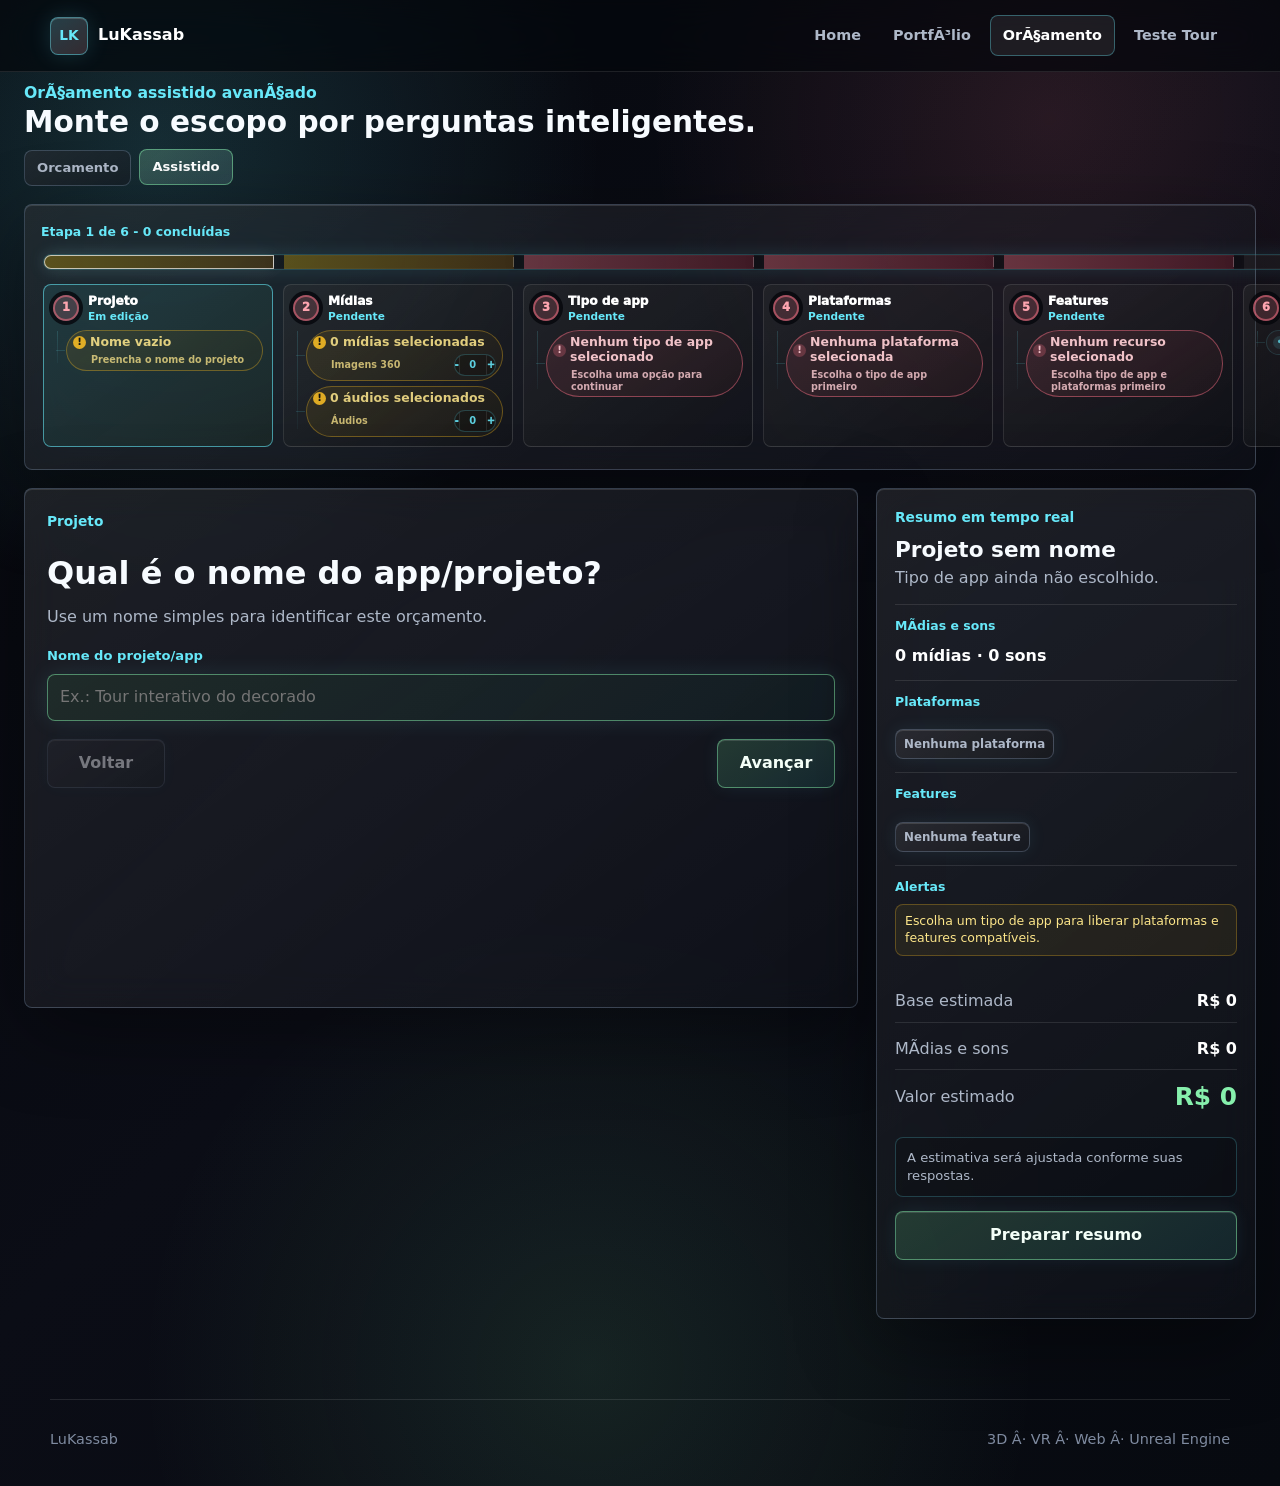
<file: orcamento-assistido.html>
﻿<!DOCTYPE html>
<html lang="pt-BR">
<head>
  <meta charset="UTF-8" />
  <meta name="viewport" content="width=device-width, initial-scale=1.0" />
  <title>OrÃ§amento Assistido AvanÃ§ado â€” LuKassab</title>
  <meta name="description" content="Monte um orÃ§amento por perguntas inteligentes, com escolhas condicionais de tipo de app, plataformas, recursos e mÃ­dias." />
  <link rel="stylesheet" href="site.css?v=mobile-assistido" />
</head>
<body>
  <header class="site-header">
    <a class="brand" href="index.html" aria-label="LuKassab Home">
      <span class="brand-mark">LK</span>
      <span>LuKassab</span>
    </a>
    <button class="nav-toggle" type="button" aria-label="Abrir menu" aria-expanded="false" data-nav-toggle>
      <span></span>
      <span></span>
    </button>
    <nav class="site-nav" data-site-nav>
      <a href="index.html">Home</a>
      <a href="portfolio.html">PortfÃ³lio</a>
      <a class="is-active" href="orcamento.html">OrÃ§amento</a>
      <a href="teste-seu-tour-virtual/">Teste Tour</a>
    </nav>
  </header>

  <main class="page-shell budget-page advanced-page">
    <section class="page-hero">
      <p class="eyebrow">OrÃ§amento assistido avanÃ§ado</p>
      <h1>Monte o escopo por perguntas inteligentes.</h1>
    </section>

    <nav class="budget-variant-switch" aria-label="Alternar layout de orcamento">
      <a href="orcamento.html">Orcamento</a>
      <a class="is-active" href="https://lucakassab.github.io/Dev/orcamento-assistido.html">Assistido</a>
    </nav>

    <section class="advanced-budget-layout" id="advanced-budget" aria-label="QuestionÃ¡rio assistido de orÃ§amento">
      <div class="advanced-wizard">
        <div class="advanced-progress-card" aria-label="Progresso do questionÃ¡rio">
          <div>
            <span data-advanced-step-label>Etapa 1 de 6</span>
            <strong data-advanced-step-name>Projeto</strong>
          </div>
          <div class="advanced-progress-track" data-advanced-progress-track aria-label="Etapas do questionÃ¡rio">
            <span data-advanced-progress-bar></span>
          </div>
          <div class="advanced-branch-map" data-advanced-branch-map aria-label="Resumo visual das etapas"></div>
        </div>

        <section class="advanced-question-card" data-advanced-question-card>
          <p class="eyebrow" data-advanced-question-kicker>Projeto</p>
          <h2 data-advanced-question-title>Qual Ã© o nome do app/projeto?</h2>
          <p data-advanced-question-description>Identifique o orÃ§amento antes de configurar as escolhas tÃ©cnicas.</p>
          <div class="advanced-question-body" data-advanced-question-body></div>
          <p class="advanced-validation" data-advanced-validation hidden></p>
          <div class="advanced-actions">
            <button class="glass-button" type="button" data-advanced-back>Voltar</button>
            <button class="glass-button glass-button-primary" type="button" data-advanced-next>AvanÃ§ar</button>
          </div>
        </section>
      </div>

      <aside class="advanced-summary" aria-label="Resumo do orÃ§amento assistido">
        <p class="eyebrow">Resumo em tempo real</p>
        <h2 data-advanced-summary-project>Projeto sem nome</h2>
        <p data-advanced-summary-app>Tipo de app ainda nÃ£o escolhido.</p>

        <div class="advanced-summary-section">
          <span>MÃ­dias e sons</span>
          <strong data-advanced-summary-media>0 mÃ­dias Â· 0 sons</strong>
        </div>

        <div class="advanced-summary-section">
          <span>Plataformas</span>
          <div class="chip-row summary-chips" data-advanced-summary-platforms></div>
        </div>

        <div class="advanced-summary-section">
          <span>Features</span>
          <div class="chip-row summary-chips" data-advanced-summary-features></div>
        </div>

        <div class="advanced-summary-section">
          <span>Alertas</span>
          <ul class="advanced-alert-list" data-advanced-summary-alerts></ul>
        </div>

        <div class="guided-preview-list">
          <div>
            <span>Base estimada</span>
            <strong data-advanced-summary-base>R$ 0</strong>
          </div>
          <div>
            <span>MÃ­dias e sons</span>
            <strong data-advanced-summary-media-cost>R$ 0</strong>
          </div>
        </div>

        <div class="guided-preview-total">
          <span>Valor estimado</span>
          <strong data-advanced-summary-total>R$ 0</strong>
        </div>

        <div class="guided-preview-note" data-advanced-summary-note>
          A estimativa serÃ¡ ajustada conforme suas respostas.
        </div>

        <button class="glass-button glass-button-primary full-button" type="button" data-advanced-copy>Preparar resumo</button>
        <p class="copy-status" data-advanced-status aria-live="polite"></p>
      </aside>
    </section>
  </main>

  <footer class="site-footer">
    <span>LuKassab</span>
    <span>3D Â· VR Â· Web Â· Unreal Engine</span>
  </footer>
  <script src="site.js?v=mobile-assistido"></script>
</body>
</html>
</file>
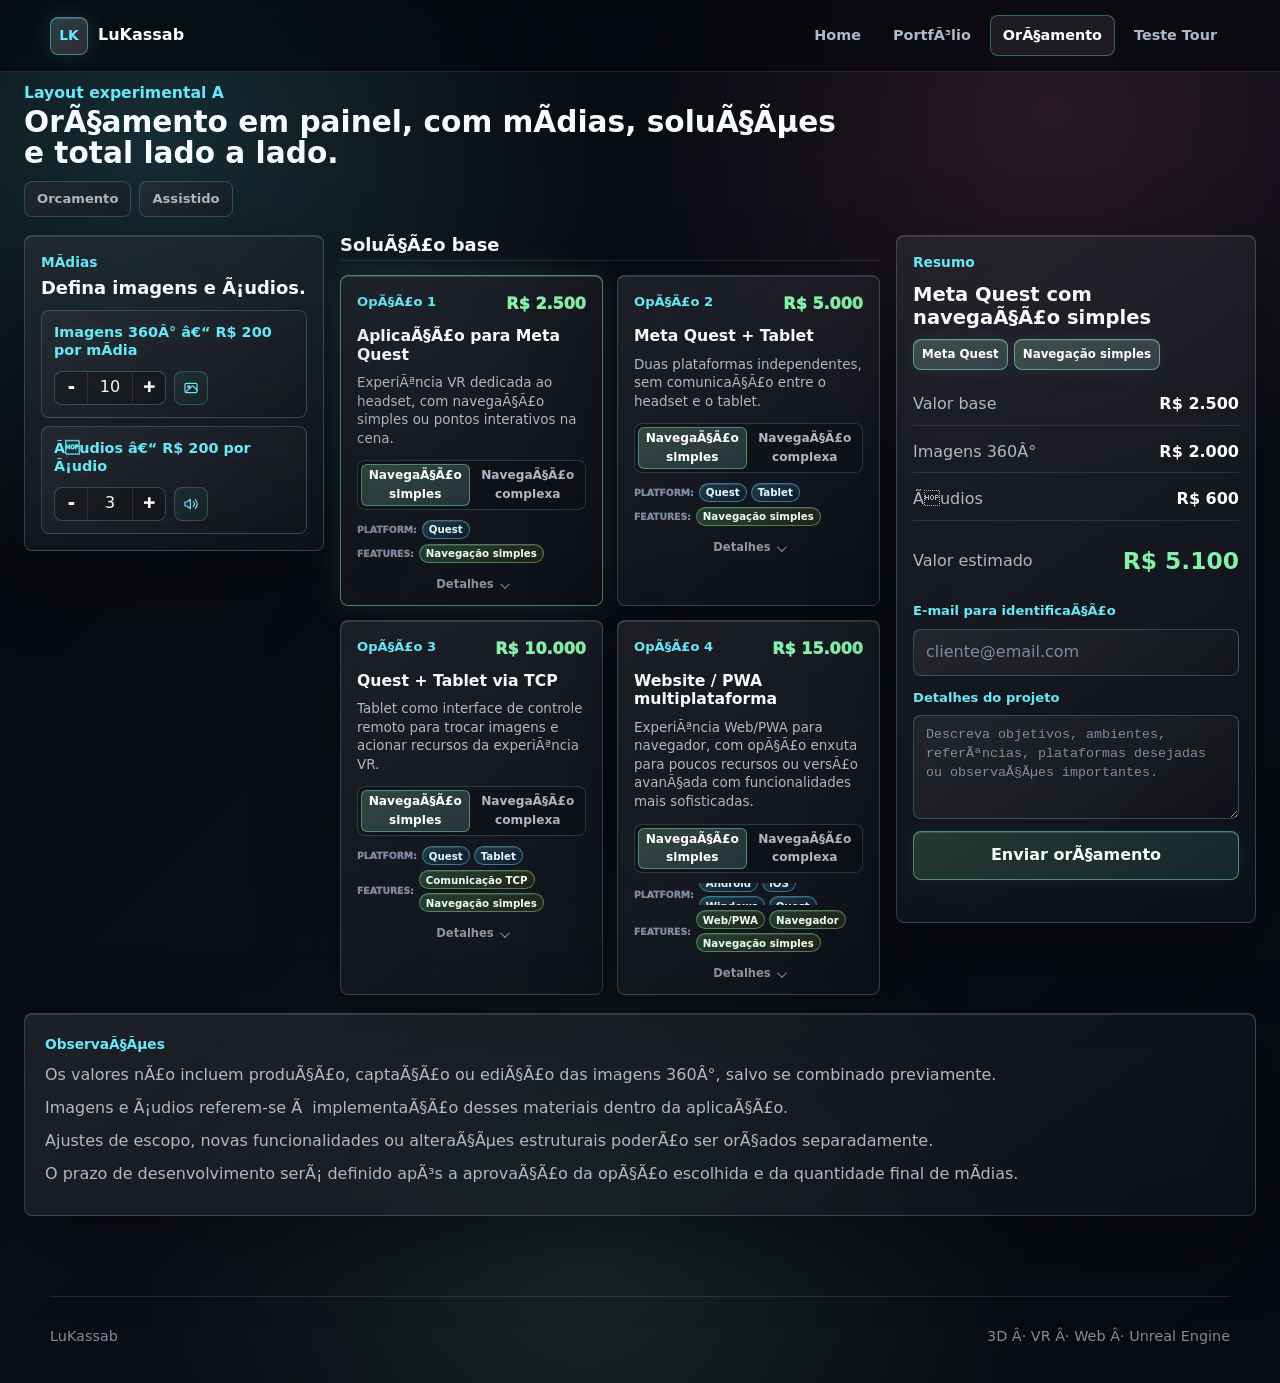
<file: orcamento-dashboard.html>
﻿<!DOCTYPE html>
<html lang="pt-BR">
<head>
  <meta charset="UTF-8" />
  <meta name="viewport" content="width=device-width, initial-scale=1.0" />
  <title>OrÃ§amento em Painel â€” LuKassab</title>
  <meta name="description" content="Monte uma estimativa para experiÃªncia 360Â°, VR, Meta Quest, tablet ou web/PWA com cÃ¡lculo em tempo real." />
  <link rel="stylesheet" href="site.css" />
</head>
<body>
  <header class="site-header">
    <a class="brand" href="index.html" aria-label="LuKassab Home">
      <span class="brand-mark">LK</span>
      <span>LuKassab</span>
    </a>
    <button class="nav-toggle" type="button" aria-label="Abrir menu" aria-expanded="false" data-nav-toggle>
      <span></span>
      <span></span>
    </button>
    <nav class="site-nav" data-site-nav>
      <a href="index.html">Home</a>
      <a href="portfolio.html">PortfÃ³lio</a>
      <a class="is-active" href="orcamento.html">OrÃ§amento</a>
      <a href="teste-seu-tour-virtual/">Teste Tour</a>
    </nav>
  </header>

  <main class="page-shell budget-page budget-page-dashboard">
    <section class="page-hero">
      <p class="eyebrow">Layout experimental A</p>
      <h1>OrÃ§amento em painel, com mÃ­dias, soluÃ§Ãµes e total lado a lado.</h1>
    </section>

    <nav class="budget-variant-switch" aria-label="Alternar layout de orcamento">
      <a href="orcamento.html">Orcamento</a>
      <a href="https://lucakassab.github.io/Dev/orcamento-assistido.html">Assistido</a>
    </nav>

    <section class="budget-layout" id="budget-builder">
      <div class="budget-config">
        <div class="budget-config-header">
          <div class="section-heading compact-heading">
            <h2>SoluÃ§Ã£o base</h2>
          </div>
        </div>

        <div class="budget-options" role="radiogroup" aria-label="OpÃ§Ãµes de orÃ§amento">
          <article class="budget-option is-selected" data-budget-card data-card-key="quest" role="radio" aria-checked="true" tabindex="0">
            <span>OpÃ§Ã£o 1</span>
            <strong>AplicaÃ§Ã£o para Meta Quest</strong>
            <small>ExperiÃªncia VR dedicada ao headset, com navegaÃ§Ã£o simples ou pontos interativos na cena.</small>
            <div class="mode-switch" role="group" aria-label="Modo de navegaÃ§Ã£o para Meta Quest">
              <button class="is-selected" type="button" data-mode-option data-option-code="1A" data-option-title="Meta Quest com navegaÃ§Ã£o simples" data-option-price="2500" data-option-features="meta,buttons" aria-pressed="true">
                NavegaÃ§Ã£o simples
              </button>
              <button type="button" data-mode-option data-option-code="1B" data-option-title="Meta Quest com navegaÃ§Ã£o complexa" data-option-price="5000" data-option-features="meta,hotspots" aria-pressed="false">
                NavegaÃ§Ã£o complexa
              </button>
            </div>
            <em data-card-price>R$ 2.500</em>
            <button class="details-toggle" type="button" data-details-toggle aria-expanded="false">Detalhes</button>
            <div class="inline-details-panel" data-inline-details-panel hidden>
              <div data-option-detail>
                <strong>Modo selecionado</strong>
                <p>Detalhes atualizados conforme a opÃ§Ã£o escolhida.</p>
              </div>
              <div>
                <strong>ReimportaÃ§Ã£o de mÃ­dias</strong>
                <p>Inclui atÃ© 4 reimportaÃ§Ãµes por imagem 360Â° ou Ã¡udio aprovado.</p>
              </div>
              <div>
                <strong>AtualizaÃ§Ãµes adicionais</strong>
                <p>ApÃ³s esse limite, novas trocas entram como ajuste de escopo.</p>
              </div>
              <div class="conditional-note" data-web-hosting-note hidden>
                <strong>Hosting Web/PWA</strong>
                <p>DomÃ­nio, hospedagem, custos recorrentes e publicaÃ§Ã£o serÃ£o definidos Ã  parte.</p>
              </div>
            </div>
          </article>

          <article class="budget-option" data-budget-card data-card-key="quest-tablet" role="radio" aria-checked="false" tabindex="0">
            <span>OpÃ§Ã£o 2</span>
            <strong>Meta Quest + Tablet</strong>
            <small>Duas plataformas independentes, sem comunicaÃ§Ã£o entre o headset e o tablet.</small>
            <div class="mode-switch" role="group" aria-label="Modo de navegaÃ§Ã£o para Meta Quest e Tablet">
              <button class="is-selected" type="button" data-mode-option data-option-code="2A" data-option-title="Meta Quest + Tablet sem comunicaÃ§Ã£o com navegaÃ§Ã£o simples" data-option-price="5000" data-option-features="meta,tablet,buttons" aria-pressed="true">
                NavegaÃ§Ã£o simples
              </button>
              <button type="button" data-mode-option data-option-code="2B" data-option-title="Meta Quest + Tablet sem comunicaÃ§Ã£o com navegaÃ§Ã£o complexa" data-option-price="7500" data-option-features="meta,tablet,hotspots" aria-pressed="false">
                NavegaÃ§Ã£o complexa
              </button>
            </div>
            <em data-card-price>R$ 5.000</em>
            <button class="details-toggle" type="button" data-details-toggle aria-expanded="false">Detalhes</button>
          </article>

          <article class="budget-option" data-budget-card data-card-key="tcp" role="radio" aria-checked="false" tabindex="0">
            <span>OpÃ§Ã£o 3</span>
            <strong>Quest + Tablet via TCP</strong>
            <small>Tablet como interface de controle remoto para trocar imagens e acionar recursos da experiÃªncia VR.</small>
            <div class="mode-switch" role="group" aria-label="Modo de navegaÃ§Ã£o para Meta Quest e Tablet via TCP">
              <button class="is-selected" type="button" data-mode-option data-option-code="3A" data-option-title="Meta Quest + Tablet via TCP com navegaÃ§Ã£o simples" data-option-price="10000" data-option-features="meta,tablet,tcp,buttons" aria-pressed="true">
                NavegaÃ§Ã£o simples
              </button>
              <button type="button" data-mode-option data-option-code="3B" data-option-title="Meta Quest + Tablet via TCP com navegaÃ§Ã£o complexa" data-option-price="12500" data-option-features="meta,tablet,tcp,hotspots" aria-pressed="false">
                NavegaÃ§Ã£o complexa
              </button>
            </div>
            <em data-card-price>R$ 10.000</em>
            <button class="details-toggle" type="button" data-details-toggle aria-expanded="false">Detalhes</button>
          </article>

          <article class="budget-option" data-budget-card data-card-key="web" role="radio" aria-checked="false" tabindex="0">
            <span>OpÃ§Ã£o 4</span>
            <strong>Website / PWA multiplataforma</strong>
            <small>ExperiÃªncia Web/PWA para navegador, com opÃ§Ã£o enxuta para poucos recursos ou versÃ£o avanÃ§ada com funcionalidades mais sofisticadas.</small>
            <div class="mode-switch" role="group" aria-label="Modo de navegaÃ§Ã£o para Website / PWA">
              <button class="is-selected" type="button" data-mode-option data-option-code="4A" data-option-title="Website / PWA com navegaÃ§Ã£o simples" data-option-price="15000" data-option-features="web,android,ios,windows,meta,browser,buttons" aria-pressed="true">
                NavegaÃ§Ã£o simples
              </button>
              <button type="button" data-mode-option data-option-code="4B" data-option-title="Website / PWA com navegaÃ§Ã£o complexa" data-option-price="20000" data-option-features="web,android,ios,windows,meta,browser,hotspots,bluetooth,webrtc" aria-pressed="false">
                NavegaÃ§Ã£o complexa
              </button>
            </div>
            <em data-card-price>R$ 15.000</em>
            <button class="details-toggle" type="button" data-details-toggle aria-expanded="false">Detalhes</button>
          </article>
        </div>
      </div>

      <aside class="budget-sidebar" aria-label="Resumo do orÃ§amento">
        <div class="inline-quantity-panel" data-inline-quantity-panel>
          <div class="section-heading compact-heading">
            <p class="eyebrow">MÃ­dias</p>
            <h2>Defina imagens e Ã¡udios.</h2>
          </div>

          <div class="quantity-grid">
            <div class="quantity-control">
              <span>Imagens 360Â° â€“ R$ 200 por mÃ­dia</span>
              <div class="quantity-input-row">
                <div class="site-spinbox">
                  <button type="button" data-step-for="images" data-step="-1" aria-label="Diminuir imagens">-</button>
                  <input id="images" type="text" inputmode="numeric" min="0" max="999" maxlength="3" value="10" data-budget-qty="images" readonly aria-readonly="true" />
                  <button type="button" data-step-for="images" data-step="1" aria-label="Aumentar imagens">+</button>
                </div>
                <svg class="quantity-icon" viewBox="0 0 24 24" aria-hidden="true">
                  <rect x="3" y="5" width="18" height="14" rx="2"></rect>
                  <circle cx="8.5" cy="10" r="1.5"></circle>
                  <path d="m21 15-5.2-5.2a2 2 0 0 0-2.8 0L5 17"></path>
                </svg>
              </div>
            </div>

            <div class="quantity-control">
              <span>Ãudios â€“ R$ 200 por Ã¡udio</span>
              <div class="quantity-input-row">
                <div class="site-spinbox">
                  <button type="button" data-step-for="audios" data-step="-1" aria-label="Diminuir Ã¡udios">-</button>
                  <input id="audios" type="text" inputmode="numeric" min="0" max="999" maxlength="3" value="3" data-budget-qty="audios" readonly aria-readonly="true" />
                  <button type="button" data-step-for="audios" data-step="1" aria-label="Aumentar Ã¡udios">+</button>
                </div>
                <svg class="quantity-icon" viewBox="0 0 24 24" aria-hidden="true">
                  <path d="M11 5 6 9H3v6h3l5 4V5Z"></path>
                  <path d="M15.5 8.5a5 5 0 0 1 0 7"></path>
                  <path d="M18.5 5.5a9 9 0 0 1 0 13"></path>
                </svg>
              </div>
            </div>
          </div>
        </div>

        <div class="budget-summary" aria-label="Resumo do orÃ§amento">
          <p class="eyebrow">Resumo</p>
          <h2 data-summary-title>Meta Quest com navegaÃ§Ã£o simples</h2>
          <div class="chip-row summary-chips" data-summary-chips aria-label="Plataformas e caracterÃ­sticas selecionadas"></div>
          <div class="summary-list">
            <div>
              <span>Valor base</span>
              <strong data-summary-base>R$ 2.500</strong>
            </div>
            <div>
              <span>Imagens 360Â°</span>
              <strong data-summary-images>R$ 2.000</strong>
            </div>
            <div>
              <span>Ãudios</span>
              <strong data-summary-audios>R$ 600</strong>
            </div>
          </div>
          <div class="summary-total">
            <span>Valor estimado</span>
            <strong data-summary-total>R$ 5.100</strong>
          </div>
          <label class="budget-email-field">
            <span>E-mail para identificaÃ§Ã£o</span>
            <input type="email" inputmode="email" autocomplete="email" placeholder="cliente@email.com" data-budget-email />
          </label>
          <label class="budget-project-field">
            <span>Detalhes do projeto</span>
            <textarea rows="4" placeholder="Descreva objetivos, ambientes, referÃªncias, plataformas desejadas ou observaÃ§Ãµes importantes." data-budget-project-details></textarea>
          </label>
          <button class="glass-button glass-button-primary full-button" type="button" data-copy-summary>Enviar orÃ§amento</button>
          <p class="copy-status" data-copy-status aria-live="polite"></p>
        </div>
      </aside>
    </section>

    <section class="notes-panel">
      <p class="eyebrow">ObservaÃ§Ãµes</p>
      <p>Os valores nÃ£o incluem produÃ§Ã£o, captaÃ§Ã£o ou ediÃ§Ã£o das imagens 360Â°, salvo se combinado previamente.</p>
      <p>Imagens e Ã¡udios referem-se Ã  implementaÃ§Ã£o desses materiais dentro da aplicaÃ§Ã£o.</p>
      <p>Ajustes de escopo, novas funcionalidades ou alteraÃ§Ãµes estruturais poderÃ£o ser orÃ§ados separadamente.</p>
      <p>O prazo de desenvolvimento serÃ¡ definido apÃ³s a aprovaÃ§Ã£o da opÃ§Ã£o escolhida e da quantidade final de mÃ­dias.</p>
    </section>
  </main>

  <footer class="site-footer">
    <span>LuKassab</span>
    <span>3D Â· VR Â· Web Â· Unreal Engine</span>
  </footer>
  <script src="site.js"></script>
</body>
</html>
</file>
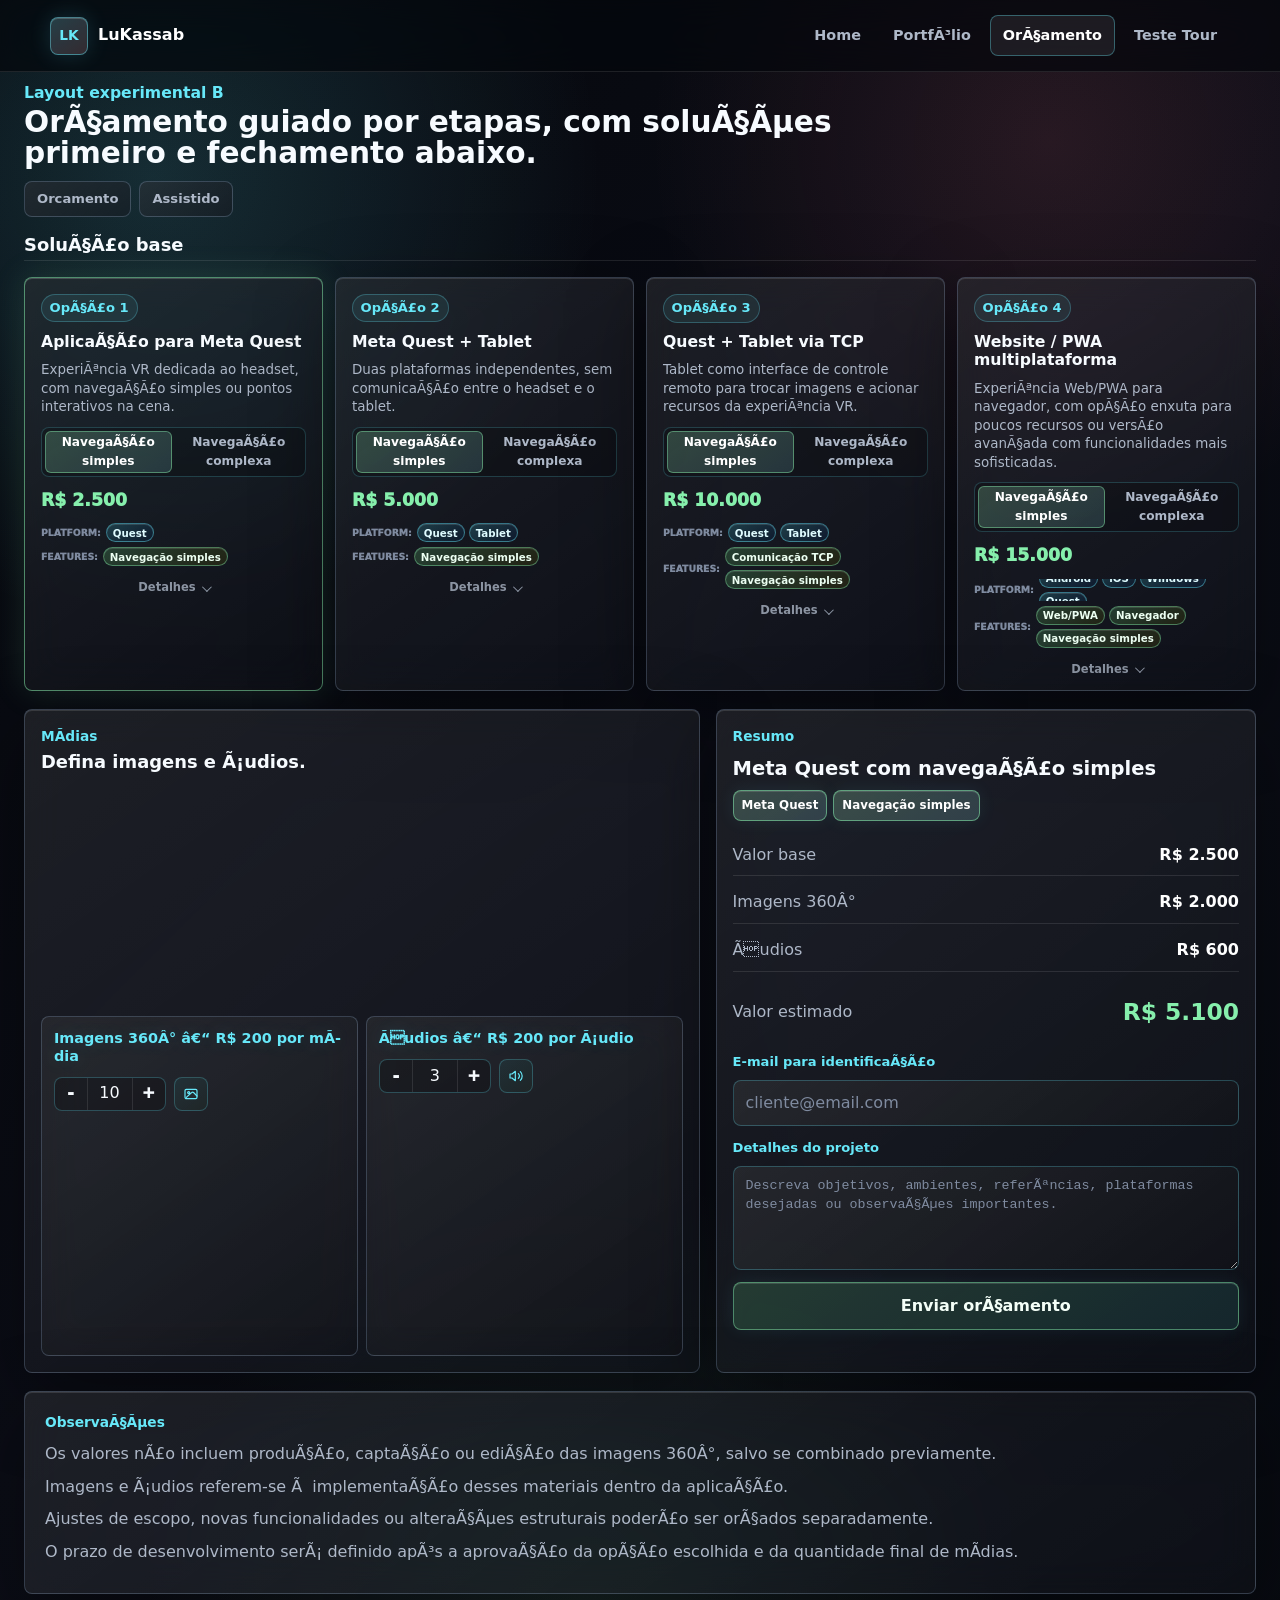
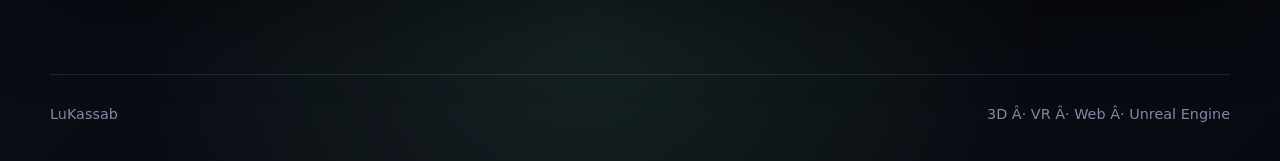
<file: orcamento-etapas.html>
﻿<!DOCTYPE html>
<html lang="pt-BR">
<head>
  <meta charset="UTF-8" />
  <meta name="viewport" content="width=device-width, initial-scale=1.0" />
  <title>OrÃ§amento em Etapas â€” LuKassab</title>
  <meta name="description" content="Monte uma estimativa para experiÃªncia 360Â°, VR, Meta Quest, tablet ou web/PWA com cÃ¡lculo em tempo real." />
  <link rel="stylesheet" href="site.css" />
</head>
<body>
  <header class="site-header">
    <a class="brand" href="index.html" aria-label="LuKassab Home">
      <span class="brand-mark">LK</span>
      <span>LuKassab</span>
    </a>
    <button class="nav-toggle" type="button" aria-label="Abrir menu" aria-expanded="false" data-nav-toggle>
      <span></span>
      <span></span>
    </button>
    <nav class="site-nav" data-site-nav>
      <a href="index.html">Home</a>
      <a href="portfolio.html">PortfÃ³lio</a>
      <a class="is-active" href="orcamento.html">OrÃ§amento</a>
      <a href="teste-seu-tour-virtual/">Teste Tour</a>
    </nav>
  </header>

  <main class="page-shell budget-page budget-page-steps">
    <section class="page-hero">
      <p class="eyebrow">Layout experimental B</p>
      <h1>OrÃ§amento guiado por etapas, com soluÃ§Ãµes primeiro e fechamento abaixo.</h1>
    </section>

    <nav class="budget-variant-switch" aria-label="Alternar layout de orcamento">
      <a href="orcamento.html">Orcamento</a>
      <a href="https://lucakassab.github.io/Dev/orcamento-assistido.html">Assistido</a>
    </nav>

    <section class="budget-layout" id="budget-builder">
      <div class="budget-config">
        <div class="budget-config-header">
          <div class="section-heading compact-heading">
            <h2>SoluÃ§Ã£o base</h2>
          </div>
        </div>

        <div class="budget-options" role="radiogroup" aria-label="OpÃ§Ãµes de orÃ§amento">
          <article class="budget-option is-selected" data-budget-card data-card-key="quest" role="radio" aria-checked="true" tabindex="0">
            <span>OpÃ§Ã£o 1</span>
            <strong>AplicaÃ§Ã£o para Meta Quest</strong>
            <small>ExperiÃªncia VR dedicada ao headset, com navegaÃ§Ã£o simples ou pontos interativos na cena.</small>
            <div class="mode-switch" role="group" aria-label="Modo de navegaÃ§Ã£o para Meta Quest">
              <button class="is-selected" type="button" data-mode-option data-option-code="1A" data-option-title="Meta Quest com navegaÃ§Ã£o simples" data-option-price="2500" data-option-features="meta,buttons" aria-pressed="true">
                NavegaÃ§Ã£o simples
              </button>
              <button type="button" data-mode-option data-option-code="1B" data-option-title="Meta Quest com navegaÃ§Ã£o complexa" data-option-price="5000" data-option-features="meta,hotspots" aria-pressed="false">
                NavegaÃ§Ã£o complexa
              </button>
            </div>
            <em data-card-price>R$ 2.500</em>
            <button class="details-toggle" type="button" data-details-toggle aria-expanded="false">Detalhes</button>
            <div class="inline-details-panel" data-inline-details-panel hidden>
              <div data-option-detail>
                <strong>Modo selecionado</strong>
                <p>Detalhes atualizados conforme a opÃ§Ã£o escolhida.</p>
              </div>
              <div>
                <strong>ReimportaÃ§Ã£o de mÃ­dias</strong>
                <p>Inclui atÃ© 4 reimportaÃ§Ãµes por imagem 360Â° ou Ã¡udio aprovado.</p>
              </div>
              <div>
                <strong>AtualizaÃ§Ãµes adicionais</strong>
                <p>ApÃ³s esse limite, novas trocas entram como ajuste de escopo.</p>
              </div>
              <div class="conditional-note" data-web-hosting-note hidden>
                <strong>Hosting Web/PWA</strong>
                <p>DomÃ­nio, hospedagem, custos recorrentes e publicaÃ§Ã£o serÃ£o definidos Ã  parte.</p>
              </div>
            </div>
          </article>

          <article class="budget-option" data-budget-card data-card-key="quest-tablet" role="radio" aria-checked="false" tabindex="0">
            <span>OpÃ§Ã£o 2</span>
            <strong>Meta Quest + Tablet</strong>
            <small>Duas plataformas independentes, sem comunicaÃ§Ã£o entre o headset e o tablet.</small>
            <div class="mode-switch" role="group" aria-label="Modo de navegaÃ§Ã£o para Meta Quest e Tablet">
              <button class="is-selected" type="button" data-mode-option data-option-code="2A" data-option-title="Meta Quest + Tablet sem comunicaÃ§Ã£o com navegaÃ§Ã£o simples" data-option-price="5000" data-option-features="meta,tablet,buttons" aria-pressed="true">
                NavegaÃ§Ã£o simples
              </button>
              <button type="button" data-mode-option data-option-code="2B" data-option-title="Meta Quest + Tablet sem comunicaÃ§Ã£o com navegaÃ§Ã£o complexa" data-option-price="7500" data-option-features="meta,tablet,hotspots" aria-pressed="false">
                NavegaÃ§Ã£o complexa
              </button>
            </div>
            <em data-card-price>R$ 5.000</em>
            <button class="details-toggle" type="button" data-details-toggle aria-expanded="false">Detalhes</button>
          </article>

          <article class="budget-option" data-budget-card data-card-key="tcp" role="radio" aria-checked="false" tabindex="0">
            <span>OpÃ§Ã£o 3</span>
            <strong>Quest + Tablet via TCP</strong>
            <small>Tablet como interface de controle remoto para trocar imagens e acionar recursos da experiÃªncia VR.</small>
            <div class="mode-switch" role="group" aria-label="Modo de navegaÃ§Ã£o para Meta Quest e Tablet via TCP">
              <button class="is-selected" type="button" data-mode-option data-option-code="3A" data-option-title="Meta Quest + Tablet via TCP com navegaÃ§Ã£o simples" data-option-price="10000" data-option-features="meta,tablet,tcp,buttons" aria-pressed="true">
                NavegaÃ§Ã£o simples
              </button>
              <button type="button" data-mode-option data-option-code="3B" data-option-title="Meta Quest + Tablet via TCP com navegaÃ§Ã£o complexa" data-option-price="12500" data-option-features="meta,tablet,tcp,hotspots" aria-pressed="false">
                NavegaÃ§Ã£o complexa
              </button>
            </div>
            <em data-card-price>R$ 10.000</em>
            <button class="details-toggle" type="button" data-details-toggle aria-expanded="false">Detalhes</button>
          </article>

          <article class="budget-option" data-budget-card data-card-key="web" role="radio" aria-checked="false" tabindex="0">
            <span>OpÃ§Ã£o 4</span>
            <strong>Website / PWA multiplataforma</strong>
            <small>ExperiÃªncia Web/PWA para navegador, com opÃ§Ã£o enxuta para poucos recursos ou versÃ£o avanÃ§ada com funcionalidades mais sofisticadas.</small>
            <div class="mode-switch" role="group" aria-label="Modo de navegaÃ§Ã£o para Website / PWA">
              <button class="is-selected" type="button" data-mode-option data-option-code="4A" data-option-title="Website / PWA com navegaÃ§Ã£o simples" data-option-price="15000" data-option-features="web,android,ios,windows,meta,browser,buttons" aria-pressed="true">
                NavegaÃ§Ã£o simples
              </button>
              <button type="button" data-mode-option data-option-code="4B" data-option-title="Website / PWA com navegaÃ§Ã£o complexa" data-option-price="20000" data-option-features="web,android,ios,windows,meta,browser,hotspots,bluetooth,webrtc" aria-pressed="false">
                NavegaÃ§Ã£o complexa
              </button>
            </div>
            <em data-card-price>R$ 15.000</em>
            <button class="details-toggle" type="button" data-details-toggle aria-expanded="false">Detalhes</button>
          </article>
        </div>
      </div>

      <aside class="budget-sidebar" aria-label="Resumo do orÃ§amento">
        <div class="inline-quantity-panel" data-inline-quantity-panel>
          <div class="section-heading compact-heading">
            <p class="eyebrow">MÃ­dias</p>
            <h2>Defina imagens e Ã¡udios.</h2>
          </div>

          <div class="quantity-grid">
            <div class="quantity-control">
              <span>Imagens 360Â° â€“ R$ 200 por mÃ­dia</span>
              <div class="quantity-input-row">
                <div class="site-spinbox">
                  <button type="button" data-step-for="images" data-step="-1" aria-label="Diminuir imagens">-</button>
                  <input id="images" type="text" inputmode="numeric" min="0" max="999" maxlength="3" value="10" data-budget-qty="images" readonly aria-readonly="true" />
                  <button type="button" data-step-for="images" data-step="1" aria-label="Aumentar imagens">+</button>
                </div>
                <svg class="quantity-icon" viewBox="0 0 24 24" aria-hidden="true">
                  <rect x="3" y="5" width="18" height="14" rx="2"></rect>
                  <circle cx="8.5" cy="10" r="1.5"></circle>
                  <path d="m21 15-5.2-5.2a2 2 0 0 0-2.8 0L5 17"></path>
                </svg>
              </div>
            </div>

            <div class="quantity-control">
              <span>Ãudios â€“ R$ 200 por Ã¡udio</span>
              <div class="quantity-input-row">
                <div class="site-spinbox">
                  <button type="button" data-step-for="audios" data-step="-1" aria-label="Diminuir Ã¡udios">-</button>
                  <input id="audios" type="text" inputmode="numeric" min="0" max="999" maxlength="3" value="3" data-budget-qty="audios" readonly aria-readonly="true" />
                  <button type="button" data-step-for="audios" data-step="1" aria-label="Aumentar Ã¡udios">+</button>
                </div>
                <svg class="quantity-icon" viewBox="0 0 24 24" aria-hidden="true">
                  <path d="M11 5 6 9H3v6h3l5 4V5Z"></path>
                  <path d="M15.5 8.5a5 5 0 0 1 0 7"></path>
                  <path d="M18.5 5.5a9 9 0 0 1 0 13"></path>
                </svg>
              </div>
            </div>
          </div>
        </div>

        <div class="budget-summary" aria-label="Resumo do orÃ§amento">
          <p class="eyebrow">Resumo</p>
          <h2 data-summary-title>Meta Quest com navegaÃ§Ã£o simples</h2>
          <div class="chip-row summary-chips" data-summary-chips aria-label="Plataformas e caracterÃ­sticas selecionadas"></div>
          <div class="summary-list">
            <div>
              <span>Valor base</span>
              <strong data-summary-base>R$ 2.500</strong>
            </div>
            <div>
              <span>Imagens 360Â°</span>
              <strong data-summary-images>R$ 2.000</strong>
            </div>
            <div>
              <span>Ãudios</span>
              <strong data-summary-audios>R$ 600</strong>
            </div>
          </div>
          <div class="summary-total">
            <span>Valor estimado</span>
            <strong data-summary-total>R$ 5.100</strong>
          </div>
          <label class="budget-email-field">
            <span>E-mail para identificaÃ§Ã£o</span>
            <input type="email" inputmode="email" autocomplete="email" placeholder="cliente@email.com" data-budget-email />
          </label>
          <label class="budget-project-field">
            <span>Detalhes do projeto</span>
            <textarea rows="4" placeholder="Descreva objetivos, ambientes, referÃªncias, plataformas desejadas ou observaÃ§Ãµes importantes." data-budget-project-details></textarea>
          </label>
          <button class="glass-button glass-button-primary full-button" type="button" data-copy-summary>Enviar orÃ§amento</button>
          <p class="copy-status" data-copy-status aria-live="polite"></p>
        </div>
      </aside>
    </section>

    <section class="notes-panel">
      <p class="eyebrow">ObservaÃ§Ãµes</p>
      <p>Os valores nÃ£o incluem produÃ§Ã£o, captaÃ§Ã£o ou ediÃ§Ã£o das imagens 360Â°, salvo se combinado previamente.</p>
      <p>Imagens e Ã¡udios referem-se Ã  implementaÃ§Ã£o desses materiais dentro da aplicaÃ§Ã£o.</p>
      <p>Ajustes de escopo, novas funcionalidades ou alteraÃ§Ãµes estruturais poderÃ£o ser orÃ§ados separadamente.</p>
      <p>O prazo de desenvolvimento serÃ¡ definido apÃ³s a aprovaÃ§Ã£o da opÃ§Ã£o escolhida e da quantidade final de mÃ­dias.</p>
    </section>
  </main>

  <footer class="site-footer">
    <span>LuKassab</span>
    <span>3D Â· VR Â· Web Â· Unreal Engine</span>
  </footer>
  <script src="site.js"></script>
</body>
</html>
</file>
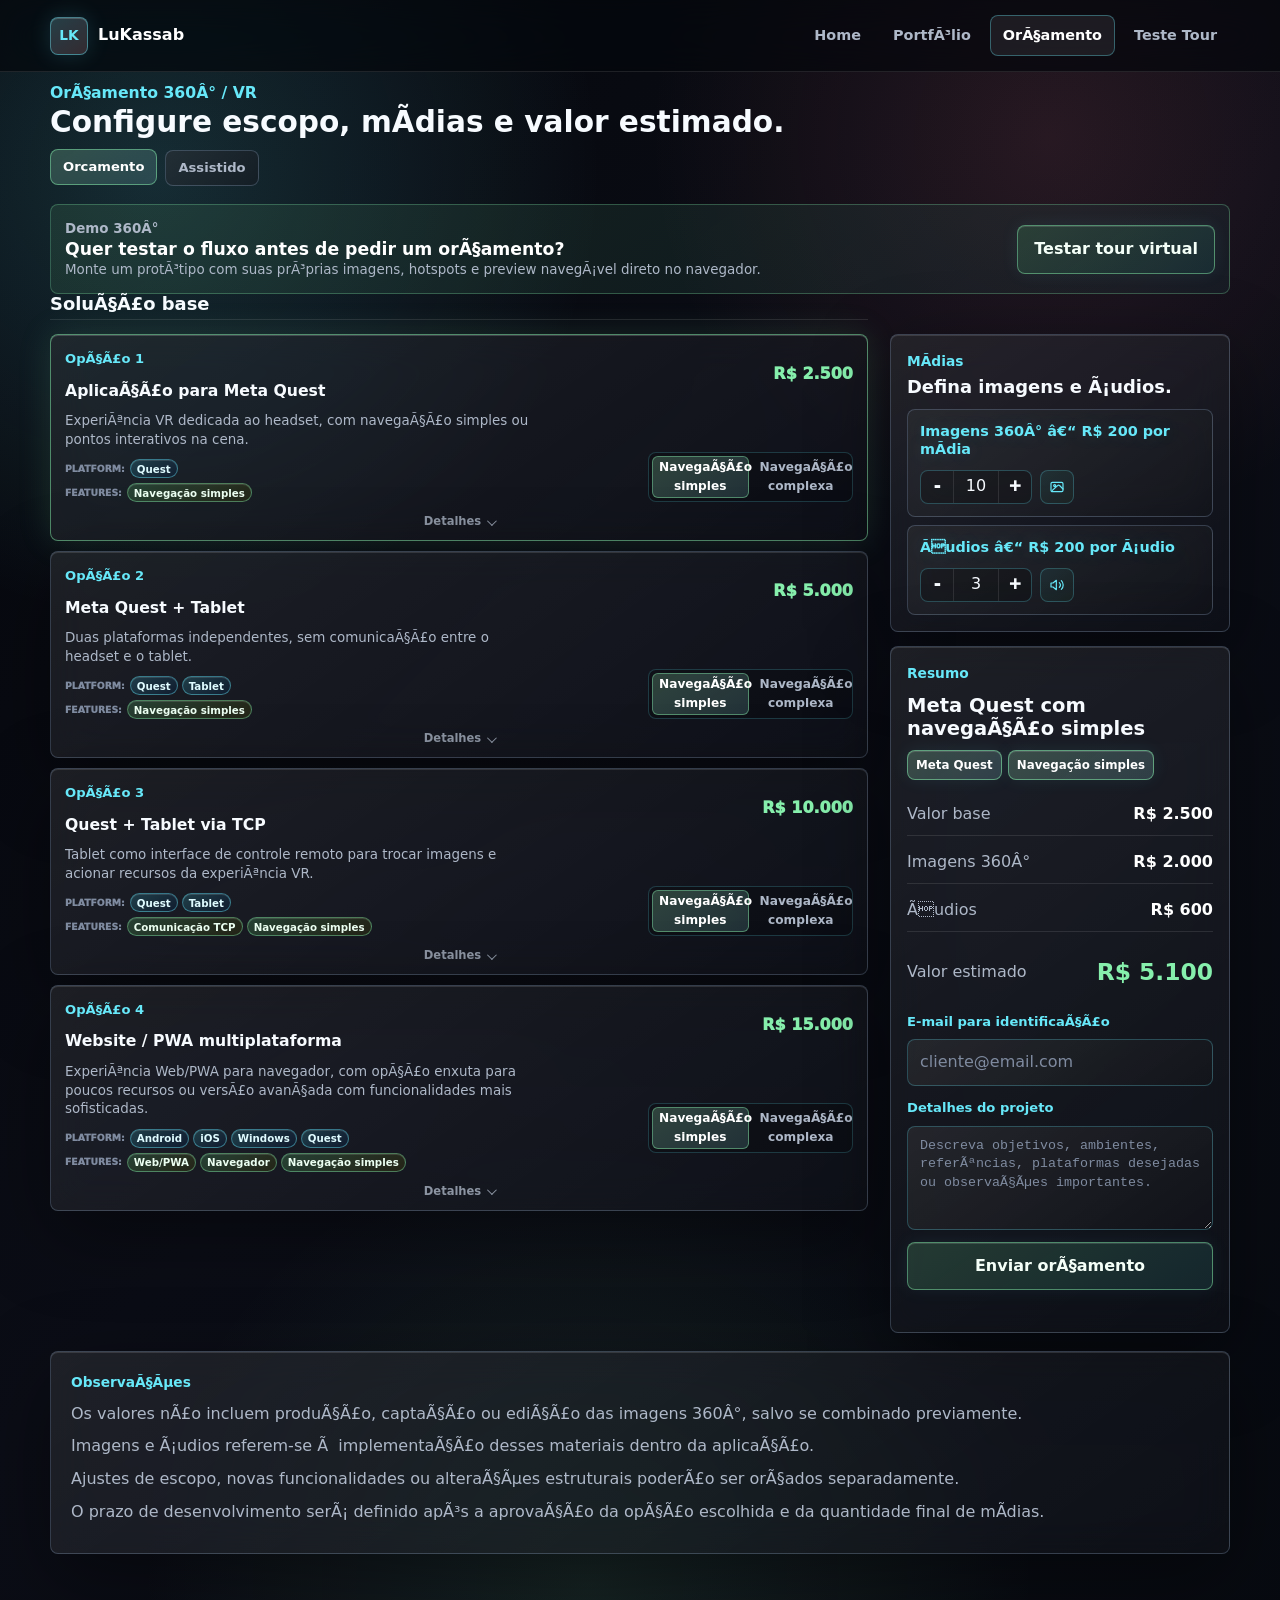
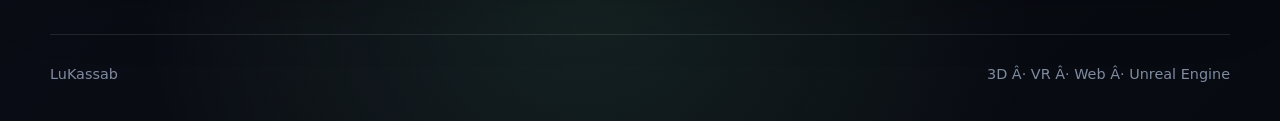
<file: orcamento.html>
﻿<!DOCTYPE html>
<html lang="pt-BR">
<head>
  <meta charset="UTF-8" />
  <meta name="viewport" content="width=device-width, initial-scale=1.0" />
  <title>OrÃ§amento de Tour Virtual â€” LuKassab</title>
  <meta name="description" content="Monte uma estimativa para experiÃªncia 360Â°, VR, Meta Quest, tablet ou web/PWA com cÃ¡lculo em tempo real." />
  <link rel="stylesheet" href="site.css" />
</head>
<body>
  <header class="site-header">
    <a class="brand" href="index.html" aria-label="LuKassab Home">
      <span class="brand-mark">LK</span>
      <span>LuKassab</span>
    </a>
    <button class="nav-toggle" type="button" aria-label="Abrir menu" aria-expanded="false" data-nav-toggle>
      <span></span>
      <span></span>
    </button>
    <nav class="site-nav" data-site-nav>
      <a href="index.html">Home</a>
      <a href="portfolio.html">PortfÃ³lio</a>
      <a class="is-active" href="orcamento.html">OrÃ§amento</a>
      <a href="teste-seu-tour-virtual/">Teste Tour</a>
    </nav>
  </header>

  <main class="page-shell budget-page">
    <section class="page-hero">
      <p class="eyebrow">OrÃ§amento 360Â° / VR</p>
      <h1>Configure escopo, mÃ­dias e valor estimado.</h1>
    </section>

    <nav class="budget-variant-switch" aria-label="Alternar layout de orcamento">
      <a class="is-active" href="orcamento.html">Orcamento</a>
      <a href="https://lucakassab.github.io/Dev/orcamento-assistido.html">Assistido</a>
    </nav>

    <section class="tour-commercial-cta budget-tour-cta">
      <div>
        <p class="eyebrow">Demo 360Â°</p>
        <h2>Quer testar o fluxo antes de pedir um orÃ§amento?</h2>
        <p>Monte um protÃ³tipo com suas prÃ³prias imagens, hotspots e preview navegÃ¡vel direto no navegador.</p>
      </div>
      <a class="glass-button glass-button-primary" href="teste-seu-tour-virtual/">Testar tour virtual</a>
    </section>

    <section class="budget-layout" id="budget-builder">
      <div class="budget-config">
        <div class="budget-config-header">
          <div class="section-heading compact-heading">
            <h2>SoluÃ§Ã£o base</h2>
          </div>
        </div>

        <div class="budget-options" role="radiogroup" aria-label="OpÃ§Ãµes de orÃ§amento">
          <article class="budget-option is-selected" data-budget-card data-card-key="quest" role="radio" aria-checked="true" tabindex="0">
            <span>OpÃ§Ã£o 1</span>
            <strong>AplicaÃ§Ã£o para Meta Quest</strong>
            <small>ExperiÃªncia VR dedicada ao headset, com navegaÃ§Ã£o simples ou pontos interativos na cena.</small>
            <div class="mode-switch" role="group" aria-label="Modo de navegaÃ§Ã£o para Meta Quest">
              <button class="is-selected" type="button" data-mode-option data-option-code="1A" data-option-title="Meta Quest com navegaÃ§Ã£o simples" data-option-price="2500" data-option-features="meta,buttons" aria-pressed="true">
                NavegaÃ§Ã£o simples
              </button>
              <button type="button" data-mode-option data-option-code="1B" data-option-title="Meta Quest com navegaÃ§Ã£o complexa" data-option-price="5000" data-option-features="meta,hotspots" aria-pressed="false">
                NavegaÃ§Ã£o complexa
              </button>
            </div>
            <em data-card-price>R$ 2.500</em>
            <button class="details-toggle" type="button" data-details-toggle aria-expanded="false">Detalhes</button>
            <div class="inline-details-panel" data-inline-details-panel hidden>
              <div data-option-detail>
                <strong>Modo selecionado</strong>
                <p>Detalhes atualizados conforme a opÃ§Ã£o escolhida.</p>
              </div>
              <div>
                <strong>ReimportaÃ§Ã£o de mÃ­dias</strong>
                <p>Inclui atÃ© 4 reimportaÃ§Ãµes por imagem 360Â° ou Ã¡udio aprovado.</p>
              </div>
              <div>
                <strong>AtualizaÃ§Ãµes adicionais</strong>
                <p>ApÃ³s esse limite, novas trocas entram como ajuste de escopo.</p>
              </div>
              <div class="conditional-note" data-web-hosting-note hidden>
                <strong>Hosting Web/PWA</strong>
                <p>DomÃ­nio, hospedagem, custos recorrentes e publicaÃ§Ã£o serÃ£o definidos Ã  parte.</p>
              </div>
            </div>
          </article>

          <article class="budget-option" data-budget-card data-card-key="quest-tablet" role="radio" aria-checked="false" tabindex="0">
            <span>OpÃ§Ã£o 2</span>
            <strong>Meta Quest + Tablet</strong>
            <small>Duas plataformas independentes, sem comunicaÃ§Ã£o entre o headset e o tablet.</small>
            <div class="mode-switch" role="group" aria-label="Modo de navegaÃ§Ã£o para Meta Quest e Tablet">
              <button class="is-selected" type="button" data-mode-option data-option-code="2A" data-option-title="Meta Quest + Tablet sem comunicaÃ§Ã£o com navegaÃ§Ã£o simples" data-option-price="5000" data-option-features="meta,tablet,buttons" aria-pressed="true">
                NavegaÃ§Ã£o simples
              </button>
              <button type="button" data-mode-option data-option-code="2B" data-option-title="Meta Quest + Tablet sem comunicaÃ§Ã£o com navegaÃ§Ã£o complexa" data-option-price="7500" data-option-features="meta,tablet,hotspots" aria-pressed="false">
                NavegaÃ§Ã£o complexa
              </button>
            </div>
            <em data-card-price>R$ 5.000</em>
            <button class="details-toggle" type="button" data-details-toggle aria-expanded="false">Detalhes</button>
          </article>

          <article class="budget-option" data-budget-card data-card-key="tcp" role="radio" aria-checked="false" tabindex="0">
            <span>OpÃ§Ã£o 3</span>
            <strong>Quest + Tablet via TCP</strong>
            <small>Tablet como interface de controle remoto para trocar imagens e acionar recursos da experiÃªncia VR.</small>
            <div class="mode-switch" role="group" aria-label="Modo de navegaÃ§Ã£o para Meta Quest e Tablet via TCP">
              <button class="is-selected" type="button" data-mode-option data-option-code="3A" data-option-title="Meta Quest + Tablet via TCP com navegaÃ§Ã£o simples" data-option-price="10000" data-option-features="meta,tablet,tcp,buttons" aria-pressed="true">
                NavegaÃ§Ã£o simples
              </button>
              <button type="button" data-mode-option data-option-code="3B" data-option-title="Meta Quest + Tablet via TCP com navegaÃ§Ã£o complexa" data-option-price="12500" data-option-features="meta,tablet,tcp,hotspots" aria-pressed="false">
                NavegaÃ§Ã£o complexa
              </button>
            </div>
            <em data-card-price>R$ 10.000</em>
            <button class="details-toggle" type="button" data-details-toggle aria-expanded="false">Detalhes</button>
          </article>

          <article class="budget-option" data-budget-card data-card-key="web" role="radio" aria-checked="false" tabindex="0">
            <span>OpÃ§Ã£o 4</span>
            <strong>Website / PWA multiplataforma</strong>
            <small>ExperiÃªncia Web/PWA para navegador, com opÃ§Ã£o enxuta para poucos recursos ou versÃ£o avanÃ§ada com funcionalidades mais sofisticadas.</small>
            <div class="mode-switch" role="group" aria-label="Modo de navegaÃ§Ã£o para Website / PWA">
              <button class="is-selected" type="button" data-mode-option data-option-code="4A" data-option-title="Website / PWA com navegaÃ§Ã£o simples" data-option-price="15000" data-option-features="web,android,ios,windows,meta,browser,buttons" aria-pressed="true">
                NavegaÃ§Ã£o simples
              </button>
              <button type="button" data-mode-option data-option-code="4B" data-option-title="Website / PWA com navegaÃ§Ã£o complexa" data-option-price="20000" data-option-features="web,android,ios,windows,meta,browser,hotspots,bluetooth,webrtc" aria-pressed="false">
                NavegaÃ§Ã£o complexa
              </button>
            </div>
            <em data-card-price>R$ 15.000</em>
            <button class="details-toggle" type="button" data-details-toggle aria-expanded="false">Detalhes</button>
          </article>
        </div>
      </div>

      <aside class="budget-sidebar" aria-label="Resumo do orÃ§amento">
        <div class="inline-quantity-panel" data-inline-quantity-panel>
          <div class="section-heading compact-heading">
            <p class="eyebrow">MÃ­dias</p>
            <h2>Defina imagens e Ã¡udios.</h2>
          </div>

          <div class="quantity-grid">
            <div class="quantity-control">
              <span>Imagens 360Â° â€“ R$ 200 por mÃ­dia</span>
              <div class="quantity-input-row">
                <div class="site-spinbox">
                  <button type="button" data-step-for="images" data-step="-1" aria-label="Diminuir imagens">-</button>
                  <input id="images" type="text" inputmode="numeric" min="0" max="999" maxlength="3" value="10" data-budget-qty="images" readonly aria-readonly="true" />
                  <button type="button" data-step-for="images" data-step="1" aria-label="Aumentar imagens">+</button>
                </div>
                <svg class="quantity-icon" viewBox="0 0 24 24" aria-hidden="true">
                  <rect x="3" y="5" width="18" height="14" rx="2"></rect>
                  <circle cx="8.5" cy="10" r="1.5"></circle>
                  <path d="m21 15-5.2-5.2a2 2 0 0 0-2.8 0L5 17"></path>
                </svg>
              </div>
            </div>

            <div class="quantity-control">
              <span>Ãudios â€“ R$ 200 por Ã¡udio</span>
              <div class="quantity-input-row">
                <div class="site-spinbox">
                  <button type="button" data-step-for="audios" data-step="-1" aria-label="Diminuir Ã¡udios">-</button>
                  <input id="audios" type="text" inputmode="numeric" min="0" max="999" maxlength="3" value="3" data-budget-qty="audios" readonly aria-readonly="true" />
                  <button type="button" data-step-for="audios" data-step="1" aria-label="Aumentar Ã¡udios">+</button>
                </div>
                <svg class="quantity-icon" viewBox="0 0 24 24" aria-hidden="true">
                  <path d="M11 5 6 9H3v6h3l5 4V5Z"></path>
                  <path d="M15.5 8.5a5 5 0 0 1 0 7"></path>
                  <path d="M18.5 5.5a9 9 0 0 1 0 13"></path>
                </svg>
              </div>
            </div>
          </div>
        </div>

        <div class="budget-summary" aria-label="Resumo do orÃ§amento">
          <p class="eyebrow">Resumo</p>
          <h2 data-summary-title>Meta Quest com navegaÃ§Ã£o simples</h2>
          <div class="chip-row summary-chips" data-summary-chips aria-label="Plataformas e caracterÃ­sticas selecionadas"></div>
          <div class="summary-list">
            <div>
              <span>Valor base</span>
              <strong data-summary-base>R$ 2.500</strong>
            </div>
            <div>
              <span>Imagens 360Â°</span>
              <strong data-summary-images>R$ 2.000</strong>
            </div>
            <div>
              <span>Ãudios</span>
              <strong data-summary-audios>R$ 600</strong>
            </div>
          </div>
          <div class="summary-total">
            <span>Valor estimado</span>
            <strong data-summary-total>R$ 5.100</strong>
          </div>
          <label class="budget-email-field">
            <span>E-mail para identificaÃ§Ã£o</span>
            <input type="email" inputmode="email" autocomplete="email" placeholder="cliente@email.com" data-budget-email />
          </label>
          <label class="budget-project-field">
            <span>Detalhes do projeto</span>
            <textarea rows="4" placeholder="Descreva objetivos, ambientes, referÃªncias, plataformas desejadas ou observaÃ§Ãµes importantes." data-budget-project-details></textarea>
          </label>
          <button class="glass-button glass-button-primary full-button" type="button" data-copy-summary>Enviar orÃ§amento</button>
          <p class="copy-status" data-copy-status aria-live="polite"></p>
        </div>
      </aside>
    </section>

    <section class="notes-panel">
      <p class="eyebrow">ObservaÃ§Ãµes</p>
      <p>Os valores nÃ£o incluem produÃ§Ã£o, captaÃ§Ã£o ou ediÃ§Ã£o das imagens 360Â°, salvo se combinado previamente.</p>
      <p>Imagens e Ã¡udios referem-se Ã  implementaÃ§Ã£o desses materiais dentro da aplicaÃ§Ã£o.</p>
      <p>Ajustes de escopo, novas funcionalidades ou alteraÃ§Ãµes estruturais poderÃ£o ser orÃ§ados separadamente.</p>
      <p>O prazo de desenvolvimento serÃ¡ definido apÃ³s a aprovaÃ§Ã£o da opÃ§Ã£o escolhida e da quantidade final de mÃ­dias.</p>
    </section>
  </main>

  <footer class="site-footer">
    <span>LuKassab</span>
    <span>3D Â· VR Â· Web Â· Unreal Engine</span>
  </footer>
  <script src="site.js"></script>
</body>
</html>
</file>
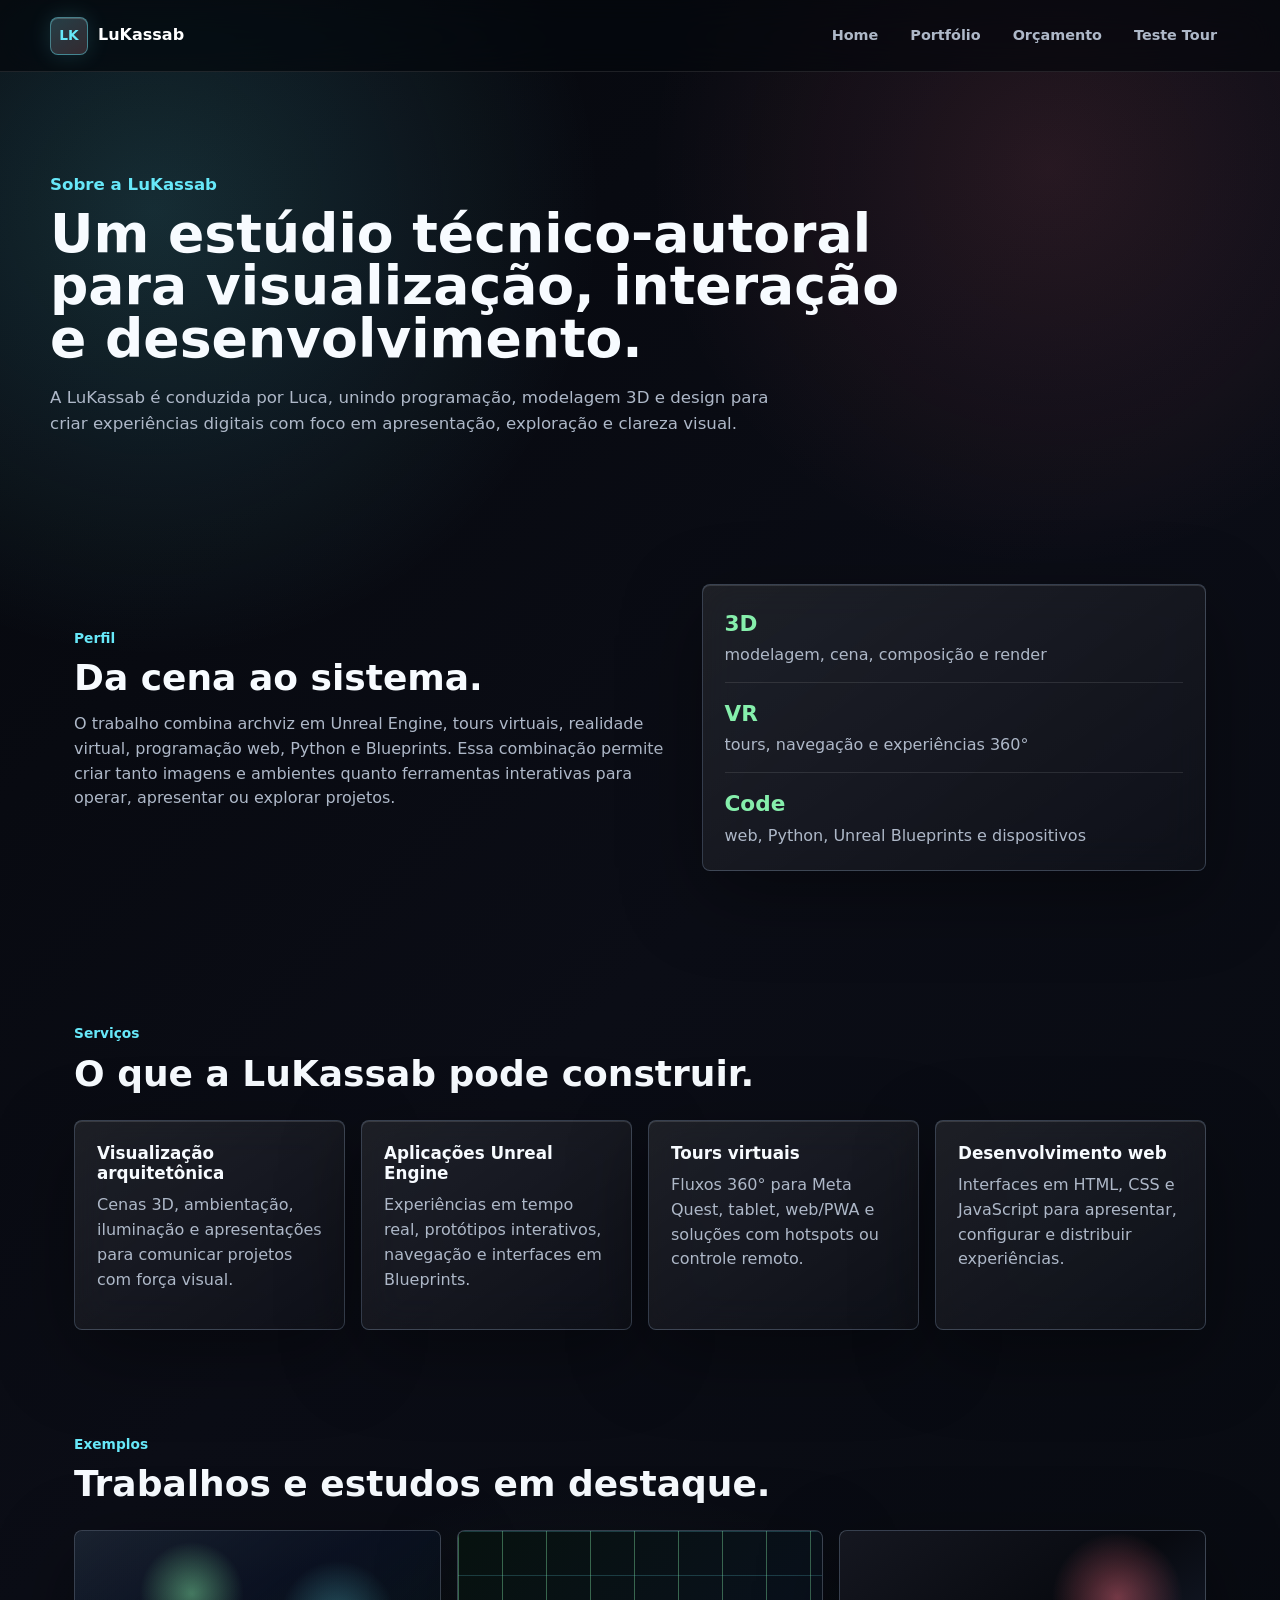
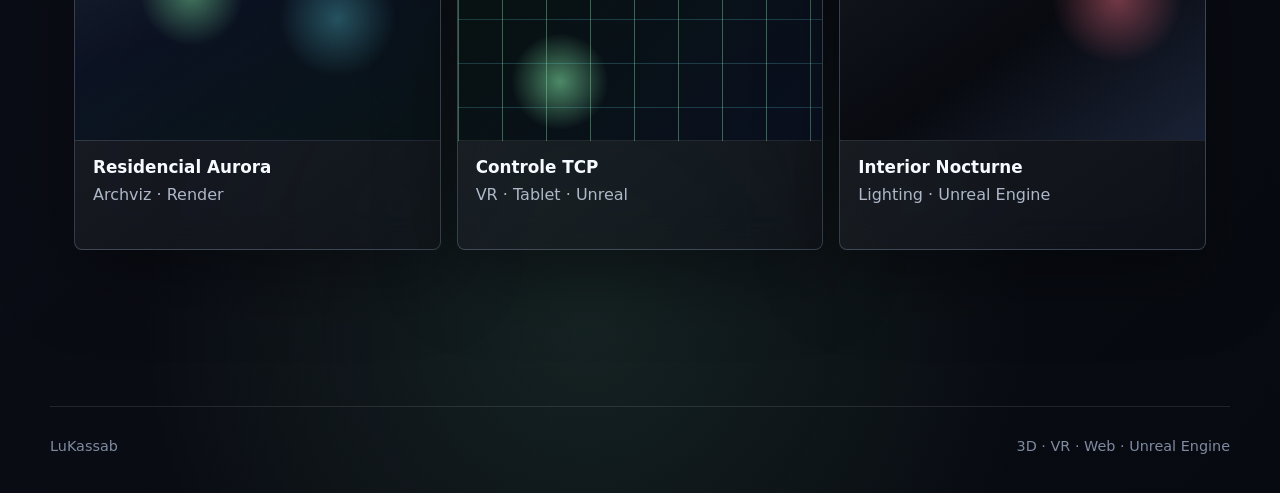
<file: sobre.html>
<!DOCTYPE html>
<html lang="pt-BR">
<head>
  <meta charset="UTF-8" />
  <meta name="viewport" content="width=device-width, initial-scale=1.0" />
  <title>Sobre — LuKassab</title>
  <meta name="description" content="Conheça a LuKassab, empresa de Luca para archviz, experiências 3D, VR, tours virtuais e desenvolvimento web." />
  <link rel="stylesheet" href="site.css" />
</head>
<body>
  <header class="site-header">
    <a class="brand" href="index.html" aria-label="LuKassab Home">
      <span class="brand-mark">LK</span>
      <span>LuKassab</span>
    </a>
    <button class="nav-toggle" type="button" aria-label="Abrir menu" aria-expanded="false" data-nav-toggle>
      <span></span>
      <span></span>
    </button>
    <nav class="site-nav" data-site-nav>
      <a href="index.html">Home</a>
      <a href="portfolio.html">Portfólio</a>
      <a href="orcamento.html">Orçamento</a>
      <a href="teste-seu-tour-virtual/">Teste Tour</a>
    </nav>
  </header>

  <main class="page-shell">
    <section class="page-hero">
      <p class="eyebrow">Sobre a LuKassab</p>
      <h1>Um estúdio técnico-autoral para visualização, interação e desenvolvimento.</h1>
      <p>
        A LuKassab é conduzida por Luca, unindo programação, modelagem 3D e design para criar
        experiências digitais com foco em apresentação, exploração e clareza visual.
      </p>
    </section>

    <section class="section-band">
      <div class="split-layout split-balanced">
        <div>
          <p class="eyebrow">Perfil</p>
          <h2>Da cena ao sistema.</h2>
          <p>
            O trabalho combina archviz em Unreal Engine, tours virtuais, realidade virtual,
            programação web, Python e Blueprints. Essa combinação permite criar tanto imagens
            e ambientes quanto ferramentas interativas para operar, apresentar ou explorar projetos.
          </p>
        </div>
        <div class="glass-panel metric-panel">
          <div>
            <strong>3D</strong>
            <span>modelagem, cena, composição e render</span>
          </div>
          <div>
            <strong>VR</strong>
            <span>tours, navegação e experiências 360°</span>
          </div>
          <div>
            <strong>Code</strong>
            <span>web, Python, Unreal Blueprints e dispositivos</span>
          </div>
        </div>
      </div>
    </section>

    <section class="section-band">
      <div class="section-heading">
        <p class="eyebrow">Serviços</p>
        <h2>O que a LuKassab pode construir.</h2>
      </div>
      <div class="service-grid service-grid-wide">
        <article class="glass-card">
          <h3>Visualização arquitetônica</h3>
          <p>Cenas 3D, ambientação, iluminação e apresentações para comunicar projetos com força visual.</p>
        </article>
        <article class="glass-card">
          <h3>Aplicações Unreal Engine</h3>
          <p>Experiências em tempo real, protótipos interativos, navegação e interfaces em Blueprints.</p>
        </article>
        <article class="glass-card">
          <h3>Tours virtuais</h3>
          <p>Fluxos 360° para Meta Quest, tablet, web/PWA e soluções com hotspots ou controle remoto.</p>
        </article>
        <article class="glass-card">
          <h3>Desenvolvimento web</h3>
          <p>Interfaces em HTML, CSS e JavaScript para apresentar, configurar e distribuir experiências.</p>
        </article>
      </div>
    </section>

    <section class="section-band section-tight">
      <div class="section-heading">
        <p class="eyebrow">Exemplos</p>
        <h2>Trabalhos e estudos em destaque.</h2>
      </div>
      <div class="featured-strip featured-strip-wide">
        <article class="portfolio-tile visual-aurora">
          <div class="tile-visual" aria-hidden="true"></div>
          <h3>Residencial Aurora</h3>
          <p>Archviz · Render</p>
        </article>
        <article class="portfolio-tile visual-circuit">
          <div class="tile-visual" aria-hidden="true"></div>
          <h3>Controle TCP</h3>
          <p>VR · Tablet · Unreal</p>
        </article>
        <article class="portfolio-tile visual-nocturne">
          <div class="tile-visual" aria-hidden="true"></div>
          <h3>Interior Nocturne</h3>
          <p>Lighting · Unreal Engine</p>
        </article>
      </div>
    </section>
  </main>

  <footer class="site-footer">
    <span>LuKassab</span>
    <span>3D · VR · Web · Unreal Engine</span>
  </footer>
  <script src="site.js"></script>
</body>
</html>
</file>
<file: site.css>
:root {
  --bg: #05070c;
  --bg-2: #0b0d16;
  --text: #f7fbff;
  --muted: #aeb8c8;
  --muted-2: #7f8ba0;
  --line: rgb(184 214 255 / 0.22);
  --line-strong: rgb(134 239 172 / 0.54);
  --glass: rgb(255 255 255 / 0.07);
  --glass-strong: rgb(255 255 255 / 0.12);
  --cyan: #67e8f9;
  --violet: #a78bfa;
  --rose: #fb7185;
  --green: #86efac;
  --amber: #fbbf24;
  --radius: 8px;
  --shadow: 0 24px 80px rgb(0 0 0 / 0.38);
  --header-h: 72px;
}

* {
  box-sizing: border-box;
}

html {
  min-height: 100%;
  background: var(--bg);
  color: var(--text);
}

body {
  min-height: 100%;
  margin: 0;
  color: var(--text);
  font-family: Inter, ui-sans-serif, system-ui, -apple-system, BlinkMacSystemFont, "Segoe UI", sans-serif;
  line-height: 1.55;
  letter-spacing: 0;
  background:
    radial-gradient(circle at 12% 10%, rgb(103 232 249 / 0.16), transparent 28rem),
    radial-gradient(circle at 82% 8%, rgb(251 113 133 / 0.12), transparent 25rem),
    radial-gradient(circle at 46% 92%, rgb(134 239 172 / 0.10), transparent 28rem),
    linear-gradient(135deg, #05070c 0%, #0b0d16 48%, #070a10 100%);
  overflow-x: hidden;
}

body::before,
body::after {
  content: "";
  position: fixed;
  inset: 0;
  pointer-events: none;
  z-index: -2;
}

body::before {
  background-image:
    linear-gradient(rgb(255 255 255 / 0.032) 1px, transparent 1px),
    linear-gradient(90deg, rgb(255 255 255 / 0.032) 1px, transparent 1px);
  background-size: 48px 48px;
  mask-image: linear-gradient(to bottom, transparent, #000 16%, #000 84%, transparent);
}

body::after {
  z-index: -1;
  background:
    radial-gradient(circle at 50% 0%, rgb(255 255 255 / 0.10), transparent 24rem),
    linear-gradient(to bottom, rgb(5 7 12 / 0.10), rgb(5 7 12 / 0.82));
}

a {
  color: inherit;
  text-decoration: none;
}

button,
input {
  font: inherit;
}

.site-header {
  position: sticky;
  top: 0;
  z-index: 30;
  min-height: var(--header-h);
  display: flex;
  align-items: center;
  justify-content: space-between;
  gap: 20px;
  padding: 14px max(24px, calc((100vw - 1180px) / 2));
  border-bottom: 1px solid rgb(255 255 255 / 0.10);
  background: rgb(5 7 12 / 0.72);
  backdrop-filter: blur(18px) saturate(145%);
  -webkit-backdrop-filter: blur(18px) saturate(145%);
}

.brand {
  display: inline-flex;
  align-items: center;
  gap: 10px;
  font-weight: 900;
  color: #ffffff;
}

.brand-mark {
  width: 38px;
  height: 38px;
  display: grid;
  place-items: center;
  border: 1px solid rgb(103 232 249 / 0.44);
  border-radius: var(--radius);
  background:
    linear-gradient(145deg, rgb(103 232 249 / 0.16), rgb(251 113 133 / 0.12)),
    rgb(255 255 255 / 0.08);
  box-shadow:
    inset 0 1px 0 rgb(255 255 255 / 0.18),
    0 0 22px rgb(103 232 249 / 0.16);
  color: var(--cyan);
  font-size: 0.86rem;
}

.site-nav {
  display: flex;
  align-items: center;
  gap: 6px;
}

.site-nav a {
  display: inline-flex;
  align-items: center;
  min-height: 38px;
  padding: 8px 12px;
  border: 1px solid transparent;
  border-radius: var(--radius);
  color: var(--muted);
  font-size: 0.9rem;
  font-weight: 750;
  transition: border-color 0.18s ease, color 0.18s ease, background 0.18s ease;
}

.site-nav a:hover,
.site-nav a:focus-visible,
.site-nav a.is-active {
  border-color: rgb(103 232 249 / 0.35);
  color: #ffffff;
  background: rgb(255 255 255 / 0.075);
  outline: none;
}

.nav-toggle {
  display: none;
  width: 42px;
  height: 42px;
  border: 1px solid var(--line);
  border-radius: var(--radius);
  background: rgb(255 255 255 / 0.075);
  color: var(--text);
}

.nav-toggle span {
  display: block;
  width: 18px;
  height: 2px;
  margin: 5px auto;
  border-radius: 2px;
  background: currentColor;
}

main {
  min-height: calc(100vh - var(--header-h));
}

.hero {
  position: relative;
  min-height: 78vh;
  display: grid;
  align-items: center;
  overflow: hidden;
  padding: 84px max(24px, calc((100vw - 1180px) / 2)) 68px;
}

.hero-canvas,
.hero-atmosphere {
  position: absolute;
  inset: 0;
  width: 100%;
  height: 100%;
}

.hero-canvas {
  opacity: 0.72;
}

.hero-atmosphere {
  background:
    radial-gradient(circle at 62% 38%, rgb(103 232 249 / 0.18), transparent 24rem),
    radial-gradient(circle at 24% 62%, rgb(251 191 36 / 0.12), transparent 18rem),
    linear-gradient(90deg, rgb(5 7 12 / 0.88), rgb(5 7 12 / 0.28) 58%, rgb(5 7 12 / 0.70));
}

.hero-content {
  position: relative;
  z-index: 2;
  width: min(760px, 100%);
}

.eyebrow {
  margin: 0 0 10px;
  color: var(--cyan);
  font-size: 0.86rem;
  font-weight: 850;
}

h1,
h2,
h3,
p {
  margin-top: 0;
}

h1 {
  max-width: 920px;
  margin-bottom: 20px;
  font-size: 4.3rem;
  line-height: 0.98;
  letter-spacing: 0;
}

h2 {
  margin-bottom: 14px;
  font-size: 2.25rem;
  line-height: 1.08;
  letter-spacing: 0;
}

h3 {
  margin-bottom: 10px;
  font-size: 1.05rem;
  line-height: 1.22;
}

p {
  color: var(--muted);
}

.hero-copy {
  max-width: 660px;
  margin-bottom: 28px;
  font-size: 1.08rem;
}

.hero-actions,
.chip-row {
  display: flex;
  align-items: center;
  flex-wrap: wrap;
  gap: 10px;
}

.glass-button,
.select-chip,
.mini-chip {
  border: 1px solid var(--line);
  border-radius: var(--radius);
  background:
    linear-gradient(145deg, rgb(255 255 255 / 0.10), rgb(255 255 255 / 0.035)),
    rgb(5 7 12 / 0.40);
  color: var(--text);
  box-shadow:
    inset 0 1px 0 rgb(255 255 255 / 0.13),
    0 0 18px rgb(103 232 249 / 0.08);
}

.glass-button {
  min-height: 44px;
  display: inline-flex;
  align-items: center;
  justify-content: center;
  padding: 11px 16px;
  font-weight: 850;
  transition: transform 0.18s ease, border-color 0.18s ease, box-shadow 0.18s ease;
}

.glass-button:hover,
.glass-button:focus-visible {
  border-color: rgb(103 232 249 / 0.62);
  box-shadow:
    inset 0 1px 0 rgb(255 255 255 / 0.20),
    0 0 28px rgb(103 232 249 / 0.16);
  transform: translateY(-1px);
  outline: none;
}

.glass-button-primary {
  border-color: rgb(134 239 172 / 0.48);
  background:
    linear-gradient(145deg, rgb(134 239 172 / 0.20), rgb(103 232 249 / 0.12)),
    rgb(5 7 12 / 0.48);
  color: #f4fff8;
}

.full-button {
  width: 100%;
}

.section-band,
.page-shell,
.cta-band {
  width: min(1180px, calc(100% - 48px));
  margin: 0 auto;
}

.section-band {
  padding: 76px 0;
}

.section-tight {
  padding-top: 28px;
}

.section-heading {
  max-width: 760px;
  margin-bottom: 26px;
}

.compact-heading {
  margin-bottom: 16px;
}

.service-grid {
  display: grid;
  grid-template-columns: repeat(3, minmax(0, 1fr));
  gap: 16px;
}

.service-grid-wide {
  grid-template-columns: repeat(4, minmax(0, 1fr));
}

.glass-card,
.glass-panel,
.budget-option,
.quantity-control,
.budget-summary,
.notes-panel,
.portfolio-tile {
  border: 1px solid var(--line);
  border-radius: var(--radius);
  background:
    linear-gradient(145deg, rgb(255 255 255 / 0.095), rgb(255 255 255 / 0.030)),
    rgb(5 7 12 / 0.52);
  box-shadow:
    inset 0 1px 0 rgb(255 255 255 / 0.12),
    var(--shadow);
  backdrop-filter: blur(18px) saturate(142%);
  -webkit-backdrop-filter: blur(18px) saturate(142%);
}

.glass-card {
  min-height: 210px;
  padding: 22px;
}

.glass-card p {
  margin-bottom: 0;
}

.card-index {
  display: inline-flex;
  margin-bottom: 34px;
  color: var(--green);
  font-weight: 900;
}

.split-layout {
  display: grid;
  grid-template-columns: minmax(0, 0.9fr) minmax(0, 1.1fr);
  gap: 34px;
  align-items: center;
}

.split-balanced {
  grid-template-columns: minmax(0, 1fr) minmax(320px, 0.85fr);
}

.text-link {
  display: inline-flex;
  margin-top: 8px;
  color: var(--green);
  font-weight: 850;
}

.featured-strip {
  display: grid;
  grid-template-columns: repeat(2, minmax(0, 1fr));
  gap: 16px;
}

.featured-strip-wide {
  grid-template-columns: repeat(3, minmax(0, 1fr));
}

.workflow-list {
  display: grid;
  gap: 12px;
}

.workflow-list article {
  display: grid;
  grid-template-columns: auto minmax(0, 1fr);
  gap: 6px 14px;
  align-items: start;
  padding: 18px 0;
  border-top: 1px solid rgb(255 255 255 / 0.12);
}

.workflow-list article:last-child {
  border-bottom: 1px solid rgb(255 255 255 / 0.12);
}

.workflow-list span {
  grid-row: span 2;
  color: var(--green);
  font-size: 0.78rem;
  font-weight: 920;
}

.workflow-list h3 {
  margin-bottom: 0;
  font-size: 1rem;
}

.workflow-list p {
  max-width: 620px;
  margin-bottom: 0;
  color: var(--muted);
}

.portfolio-tile {
  position: relative;
  overflow: hidden;
  min-height: 320px;
}

.portfolio-tile h2,
.portfolio-tile h3,
.portfolio-tile p {
  padding-inline: 18px;
}

.portfolio-tile h2,
.portfolio-tile h3 {
  margin-top: 16px;
  margin-bottom: 6px;
}

.portfolio-tile p {
  margin-bottom: 18px;
}

.tile-visual {
  position: relative;
  min-height: 210px;
  overflow: hidden;
  border-bottom: 1px solid rgb(255 255 255 / 0.10);
  background-color: #111827;
  background-size: cover;
  background-position: center;
}

.tile-visual img {
  display: block;
  width: 100%;
  height: 210px;
  object-fit: cover;
  transition: transform 0.22s ease, filter 0.22s ease;
}

.portfolio-tile-large .tile-visual img {
  height: 300px;
}

.tile-content {
  padding-bottom: 18px;
}

.tile-content .chip-row {
  padding-inline: 18px;
}

.mini-chip,
.select-chip {
  display: inline-flex;
  align-items: center;
  justify-content: center;
  min-height: 32px;
  padding: 7px 10px;
  color: var(--muted);
  font-size: 0.82rem;
  font-weight: 800;
}

.mini-chip {
  pointer-events: none;
}

.visual-aurora .tile-visual {
  background:
    linear-gradient(140deg, rgb(3 7 18 / 0.20), rgb(3 7 18 / 0.60)),
    radial-gradient(circle at 32% 30%, rgb(134 239 172 / 0.70), transparent 18%),
    radial-gradient(circle at 72% 42%, rgb(103 232 249 / 0.55), transparent 20%),
    linear-gradient(155deg, #1f2937, #0f172a 38%, #11251f);
}

.visual-orbit .tile-visual {
  background:
    radial-gradient(circle at 50% 50%, transparent 0 18%, rgb(103 232 249 / 0.58) 19% 20%, transparent 21%),
    radial-gradient(circle at 70% 35%, rgb(251 191 36 / 0.46), transparent 18%),
    linear-gradient(135deg, #111827, #1d1430 45%, #07111a);
}

.visual-nocturne .tile-visual {
  background:
    linear-gradient(120deg, rgb(255 255 255 / 0.08) 0 1px, transparent 1px 18%),
    radial-gradient(circle at 76% 32%, rgb(251 113 133 / 0.44), transparent 21%),
    linear-gradient(145deg, #151720, #080a10 50%, #192235);
}

.visual-circuit .tile-visual {
  background:
    linear-gradient(90deg, rgb(134 239 172 / 0.38) 1px, transparent 1px),
    linear-gradient(rgb(103 232 249 / 0.20) 1px, transparent 1px),
    radial-gradient(circle at 28% 72%, rgb(134 239 172 / 0.54), transparent 16%),
    linear-gradient(135deg, #07120f, #0a1020);
  background-size: 44px 44px, 44px 44px, auto, auto;
}

.visual-pwa .tile-visual {
  background:
    linear-gradient(135deg, rgb(103 232 249 / 0.30), transparent 30%),
    linear-gradient(45deg, transparent 42%, rgb(251 191 36 / 0.40) 43% 45%, transparent 46%),
    radial-gradient(circle at 72% 72%, rgb(167 139 250 / 0.58), transparent 18%),
    #101522;
}

.visual-gallery .tile-visual {
  background:
    radial-gradient(circle at 26% 34%, rgb(255 255 255 / 0.34), transparent 12%),
    radial-gradient(circle at 62% 56%, rgb(251 113 133 / 0.54), transparent 17%),
    radial-gradient(circle at 74% 28%, rgb(134 239 172 / 0.32), transparent 15%),
    linear-gradient(140deg, #101827, #111111);
}

.cta-band {
  display: flex;
  justify-content: space-between;
  align-items: center;
  gap: 22px;
  margin-bottom: 70px;
  padding: 26px;
  border: 1px solid rgb(134 239 172 / 0.28);
  border-radius: var(--radius);
  background:
    linear-gradient(145deg, rgb(134 239 172 / 0.12), rgb(103 232 249 / 0.08)),
    rgb(255 255 255 / 0.055);
}

.cta-band h2 {
  margin-bottom: 0;
}

.page-shell {
  padding: 72px 0 80px;
}

.page-hero {
  max-width: 900px;
  padding: 28px 0 54px;
}

.page-hero h1 {
  font-size: 3.35rem;
}

.page-hero p {
  max-width: 740px;
  font-size: 1.04rem;
}

.metric-panel {
  padding: 22px;
  display: grid;
  gap: 14px;
}

.metric-panel div {
  display: grid;
  gap: 3px;
  padding-bottom: 14px;
  border-bottom: 1px solid rgb(255 255 255 / 0.10);
}

.metric-panel div:last-child {
  padding-bottom: 0;
  border-bottom: 0;
}

.metric-panel strong {
  color: var(--green);
  font-size: 1.35rem;
}

.metric-panel span {
  color: var(--muted);
}

.portfolio-gallery {
  display: grid;
  grid-template-columns: repeat(3, minmax(0, 1fr));
  gap: 16px;
}

.portfolio-tabs {
  display: flex;
  flex-wrap: wrap;
  gap: 8px;
  margin-bottom: 16px;
}

.portfolio-tabs .select-chip {
  cursor: pointer;
  transition: border-color 0.18s ease, color 0.18s ease, background 0.18s ease, box-shadow 0.18s ease, transform 0.18s ease;
}

.portfolio-tabs .select-chip:hover,
.portfolio-tabs .select-chip:focus-visible {
  border-color: rgb(103 232 249 / 0.58);
  color: #ffffff;
  background:
    linear-gradient(145deg, rgb(103 232 249 / 0.16), rgb(134 239 172 / 0.08)),
    rgb(255 255 255 / 0.075);
  box-shadow:
    inset 0 1px 0 rgb(255 255 255 / 0.18),
    0 0 20px rgb(103 232 249 / 0.13);
  transform: translateY(-1px);
  outline: none;
}

.portfolio-panel[hidden] {
  display: none;
}

.portfolio-tile.has-image-card {
  cursor: zoom-in;
  transition: transform 0.18s ease, border-color 0.18s ease, box-shadow 0.18s ease, background 0.18s ease;
}

.portfolio-tile.has-image-card::after {
  content: "";
  position: absolute;
  inset: 0;
  border: 1px solid transparent;
  border-radius: inherit;
  pointer-events: none;
  transition: border-color 0.18s ease, box-shadow 0.18s ease;
}

.portfolio-tile.has-image-card .tile-visual::after {
  content: "+";
  position: absolute;
  right: 12px;
  top: 12px;
  width: 30px;
  height: 30px;
  display: grid;
  place-items: center;
  border: 1px solid rgb(103 232 249 / 0.36);
  border-radius: 999px;
  color: #ffffff;
  background:
    linear-gradient(145deg, rgb(103 232 249 / 0.18), rgb(134 239 172 / 0.10)),
    rgb(5 7 12 / 0.54);
  box-shadow:
    inset 0 1px 0 rgb(255 255 255 / 0.16),
    0 0 18px rgb(103 232 249 / 0.13);
  font-size: 1.1rem;
  font-weight: 700;
  line-height: 1;
  opacity: 0;
  transform: translateY(-4px);
  transition: opacity 0.18s ease, transform 0.18s ease;
  pointer-events: none;
}

.portfolio-tile.has-image-card:hover,
.portfolio-tile.has-image-card:focus-visible {
  border-color: rgb(103 232 249 / 0.48);
  box-shadow:
    inset 0 1px 0 rgb(255 255 255 / 0.18),
    0 0 32px rgb(103 232 249 / 0.15),
    var(--shadow);
  transform: translateY(-2px);
  outline: none;
}

.portfolio-tile.has-image-card:hover .tile-visual img,
.portfolio-tile.has-image-card:focus-visible .tile-visual img {
  filter: saturate(1.08) contrast(1.04);
  transform: scale(1.025);
}

.portfolio-tile.has-image-card:hover .tile-visual::after,
.portfolio-tile.has-image-card:focus-visible .tile-visual::after,
.portfolio-tile.is-image-selected .tile-visual::after {
  opacity: 1;
  transform: translateY(0);
}

.portfolio-tile.is-image-selected {
  border-color: rgb(134 239 172 / 0.62);
  box-shadow:
    inset 0 1px 0 rgb(255 255 255 / 0.20),
    0 0 36px rgb(134 239 172 / 0.18),
    var(--shadow);
}

.portfolio-tile.is-image-selected::after {
  border-color: rgb(134 239 172 / 0.36);
  box-shadow: inset 0 0 0 1px rgb(103 232 249 / 0.12);
}

.portfolio-lightbox[hidden] {
  display: none;
}

.portfolio-lightbox {
  position: fixed;
  inset: 0;
  z-index: 90;
  display: grid;
  place-items: center;
  padding: 18px;
  background:
    radial-gradient(circle at 50% 18%, rgb(103 232 249 / 0.14), transparent 34rem),
    rgb(3 6 12 / 0.82);
  backdrop-filter: blur(18px) saturate(145%);
  -webkit-backdrop-filter: blur(18px) saturate(145%);
}

body.is-lightbox-open {
  overflow: hidden;
}

.portfolio-lightbox-surface {
  width: min(1180px, calc(100vw - 36px));
  height: min(780px, calc(100vh - 36px));
  display: grid;
  grid-template-rows: auto minmax(0, 1fr);
  overflow: hidden;
  border: 1px solid rgb(184 214 255 / 0.26);
  border-radius: var(--radius);
  background:
    linear-gradient(145deg, rgb(255 255 255 / 0.11), rgb(255 255 255 / 0.030)),
    rgb(5 7 12 / 0.88);
  box-shadow:
    inset 0 1px 0 rgb(255 255 255 / 0.16),
    0 28px 90px rgb(0 0 0 / 0.56);
}

.portfolio-lightbox-toolbar {
  min-height: 58px;
  display: flex;
  align-items: center;
  justify-content: space-between;
  gap: 14px;
  padding: 10px 12px 10px 16px;
  border-bottom: 1px solid rgb(255 255 255 / 0.10);
}

.portfolio-lightbox-title {
  min-width: 0;
  overflow: hidden;
  color: #ffffff;
  font-size: 0.95rem;
  font-weight: 900;
  text-overflow: ellipsis;
  white-space: nowrap;
}

.portfolio-lightbox-actions {
  display: flex;
  align-items: center;
  gap: 6px;
}

.portfolio-zoom-slider {
  width: clamp(150px, 18vw, 230px);
  min-height: 36px;
  display: inline-flex;
  align-items: center;
  gap: 8px;
  padding: 0 10px;
  border: 1px solid rgb(103 232 249 / 0.24);
  border-radius: var(--radius);
  background:
    linear-gradient(145deg, rgb(255 255 255 / 0.085), rgb(255 255 255 / 0.025)),
    rgb(0 0 0 / 0.20);
}

.portfolio-zoom-slider span {
  color: var(--muted);
  font-size: 0.74rem;
  font-weight: 850;
}

.portfolio-zoom-slider input {
  min-width: 0;
  width: 100%;
  height: 18px;
  accent-color: var(--green);
  cursor: pointer;
}

.portfolio-zoom-slider input::-webkit-slider-runnable-track {
  height: 4px;
  border-radius: 999px;
  background:
    linear-gradient(90deg, rgb(134 239 172 / 0.72) 0 var(--zoom-progress, 0%), rgb(255 255 255 / 0.14) var(--zoom-progress, 0%) 100%);
}

.portfolio-zoom-slider input::-webkit-slider-thumb {
  width: 14px;
  height: 14px;
  margin-top: -5px;
  border: 1px solid rgb(255 255 255 / 0.42);
  border-radius: 999px;
  background: var(--green);
  box-shadow: 0 0 14px rgb(134 239 172 / 0.34);
  appearance: none;
}

.portfolio-zoom-slider input:focus-visible {
  outline: 2px solid rgb(103 232 249 / 0.50);
  outline-offset: 3px;
}

.portfolio-lightbox-actions button {
  min-width: 36px;
  height: 36px;
  display: grid;
  place-items: center;
  border: 1px solid rgb(103 232 249 / 0.30);
  border-radius: var(--radius);
  color: var(--text);
  background:
    linear-gradient(145deg, rgb(255 255 255 / 0.10), rgb(255 255 255 / 0.030)),
    rgb(0 0 0 / 0.24);
  cursor: pointer;
  font-weight: 900;
  transition: border-color 0.18s ease, background 0.18s ease, transform 0.18s ease;
}

.portfolio-lightbox-actions button:hover,
.portfolio-lightbox-actions button:focus-visible {
  border-color: rgb(134 239 172 / 0.54);
  background:
    linear-gradient(145deg, rgb(134 239 172 / 0.16), rgb(103 232 249 / 0.10)),
    rgb(255 255 255 / 0.06);
  transform: translateY(-1px);
  outline: none;
}

.portfolio-lightbox-stage {
  position: relative;
  display: grid;
  place-items: center;
  overflow: hidden;
  min-height: 0;
  background:
    linear-gradient(90deg, rgb(255 255 255 / 0.028) 1px, transparent 1px),
    linear-gradient(rgb(255 255 255 / 0.028) 1px, transparent 1px),
    rgb(2 5 10 / 0.54);
  background-size: 42px 42px;
  cursor: zoom-in;
  touch-action: none;
  user-select: none;
  -webkit-user-select: none;
  -webkit-user-drag: none;
}

.portfolio-lightbox-stage.is-pannable {
  cursor: grab;
}

.portfolio-lightbox-stage.is-panning {
  cursor: grabbing;
}

.portfolio-lightbox-stage img {
  display: block;
  max-width: 100%;
  max-height: 100%;
  object-fit: contain;
  pointer-events: none;
  user-select: none;
  -webkit-user-select: none;
  -webkit-user-drag: none;
  will-change: transform;
  transition: transform 0.12s ease;
}

.portfolio-lightbox-stage.is-panning img {
  transition: none;
}

.portfolio-tile-large {
  grid-column: span 2;
}

.portfolio-tile-large .tile-visual {
  min-height: 300px;
}

.budget-layout {
  display: grid;
  grid-template-columns: minmax(0, 1fr) minmax(300px, 340px);
  gap: 22px;
  align-items: start;
}

.budget-page {
  padding-top: 0;
  margin-top: -18px;
}

.budget-page .page-hero {
  max-width: none;
  display: block;
  padding: 0 0 12px;
}

.budget-page .page-hero .eyebrow {
  margin-bottom: 6px;
  line-height: 1.1;
}

.budget-page .page-hero h1 {
  max-width: 820px;
  margin-bottom: 0;
  font-size: 1.85rem;
  line-height: 1.04;
}

.budget-page .page-hero p {
  max-width: 720px;
  margin-top: 30px;
  margin-bottom: 0;
  font-size: 0.98rem;
}

.budget-variant-switch {
  display: flex;
  flex-wrap: wrap;
  gap: 8px;
  margin: 0 0 18px;
}

.budget-variant-switch a {
  min-height: 34px;
  display: inline-flex;
  align-items: center;
  justify-content: center;
  padding: 7px 12px;
  border: 1px solid var(--line);
  border-radius: var(--radius);
  color: var(--muted);
  background:
    linear-gradient(145deg, rgb(255 255 255 / 0.085), rgb(255 255 255 / 0.030)),
    rgb(5 7 12 / 0.42);
  font-size: 0.82rem;
  font-weight: 850;
  transition: border-color 0.18s ease, color 0.18s ease, background 0.18s ease, transform 0.18s ease;
}

.budget-variant-switch a:hover,
.budget-variant-switch a:focus-visible,
.budget-variant-switch a.is-active {
  border-color: rgb(134 239 172 / 0.50);
  color: #ffffff;
  background:
    linear-gradient(145deg, rgb(134 239 172 / 0.16), rgb(103 232 249 / 0.08)),
    rgb(255 255 255 / 0.065);
  transform: translateY(-1px);
  outline: none;
}

.budget-config {
  display: grid;
  gap: 14px;
}

.budget-config-header {
  padding-bottom: 6px;
  border-bottom: 1px solid rgb(255 255 255 / 0.10);
}

.budget-config-header .compact-heading {
  margin-bottom: 0;
}

.budget-config-header h2 {
  margin-bottom: 0;
  font-size: 1.12rem;
}

.budget-options {
  display: grid;
  grid-template-columns: 1fr;
  gap: 10px;
}

.budget-option {
  position: relative;
  min-height: auto;
  display: grid;
  grid-template-columns: minmax(0, 1fr) minmax(170px, 210px) auto;
  align-content: start;
  align-items: center;
  gap: 12px;
  padding: 14px;
  color: var(--text);
  text-align: left;
  cursor: pointer;
  transition: transform 0.18s ease, border-color 0.18s ease, box-shadow 0.18s ease, background 0.18s ease;
}

.budget-option > span {
  grid-column: 1;
  grid-row: 1;
  color: var(--cyan);
  font-size: 0.82rem;
  font-weight: 900;
}

.card-badge-panel {
  grid-column: 1;
  grid-row: 4;
  display: grid;
  gap: 5px;
  max-width: min(450px, 100%);
  margin-top: -2px;
  pointer-events: none;
}

.card-badge-group {
  display: flex;
  align-items: center;
  gap: 5px;
  min-width: 0;
}

.card-badge-group-platform {
  max-height: 22px;
  overflow: hidden;
}

.card-badge-group-feature {
  max-height: 42px;
  overflow: hidden;
}

.card-badge-label {
  flex: 0 0 auto;
  color: var(--muted-2);
  font-size: 0.58rem;
  font-weight: 950;
  line-height: 1;
  text-transform: uppercase;
}

.card-badge-row {
  display: flex;
  flex-wrap: wrap;
  gap: 4px;
  min-width: 0;
  overflow: hidden;
}

.card-badge-chip {
  min-height: 19px;
  display: inline-flex;
  align-items: center;
  padding: 2px 6px;
  border-radius: 999px;
  font-size: 0.64rem;
  font-weight: 850;
  line-height: 1;
  white-space: nowrap;
}

.card-badge-chip.is-platform {
  border: 1px solid rgb(103 232 249 / 0.42);
  color: #dffbff;
  background:
    linear-gradient(145deg, rgb(103 232 249 / 0.20), rgb(59 130 246 / 0.085)),
    rgb(3 14 24 / 0.48);
  box-shadow: inset 0 1px 0 rgb(255 255 255 / 0.12);
}

.card-badge-chip.is-feature {
  border: 1px solid rgb(134 239 172 / 0.42);
  color: #ecfff2;
  background:
    linear-gradient(145deg, rgb(134 239 172 / 0.20), rgb(251 191 36 / 0.09)),
    rgb(7 20 12 / 0.48);
  box-shadow: inset 0 1px 0 rgb(255 255 255 / 0.12);
}

.budget-option strong {
  grid-column: 1;
  grid-row: 2;
  font-size: 0.98rem;
  line-height: 1.18;
}

.budget-option small {
  grid-column: 1;
  grid-row: 3;
  color: var(--muted);
  font-size: 0.84rem;
  line-height: 1.38;
}

.budget-option em {
  grid-column: 3;
  grid-row: 1 / span 2;
  justify-self: end;
  color: var(--green);
  font-style: normal;
  font-weight: 950;
  white-space: nowrap;
}

.details-toggle {
  grid-column: 1 / -1;
  justify-self: center;
  order: 20;
  min-height: 24px;
  display: inline-flex;
  align-items: center;
  gap: 6px;
  margin-top: -4px;
  margin-bottom: -8px;
  padding: 2px 6px;
  border: 0;
  border-radius: 4px;
  color: var(--muted);
  background: transparent;
  font-size: 0.72rem;
  font-weight: 850;
  cursor: pointer;
  opacity: 0.78;
  transition: color 0.18s ease, background 0.18s ease, opacity 0.18s ease;
}

.details-toggle::after {
  content: "";
  width: 6px;
  height: 6px;
  border-right: 1.5px solid currentColor;
  border-bottom: 1.5px solid currentColor;
  transform: rotate(45deg) translateY(-2px);
  transition: transform 0.18s ease;
}

.details-toggle.is-active::after {
  transform: rotate(225deg) translateY(-2px);
}

.details-toggle:hover,
.details-toggle:focus-visible,
.details-toggle.is-active {
  color: var(--cyan);
  background: rgb(103 232 249 / 0.06);
  opacity: 1;
  outline: none;
}

.budget-option:hover,
.budget-option:focus-visible,
.budget-option.is-selected {
  border-color: var(--line-strong);
  box-shadow:
    inset 0 1px 0 rgb(255 255 255 / 0.18),
    0 0 34px rgb(134 239 172 / 0.13);
  outline: none;
}

.budget-option:hover,
.budget-option:focus-visible {
  transform: translateY(-1px);
}

.mode-switch {
  position: absolute;
  top: 117px;
  right: 14px;
  display: grid;
  grid-template-columns: repeat(2, minmax(0, 1fr));
  gap: 4px;
  width: min(205px, 100%);
  padding: 3px;
  border: 1px solid rgb(103 232 249 / 0.20);
  border-radius: var(--radius);
  background: rgb(0 0 0 / 0.20);
}

.mode-switch button {
  min-width: 0;
  min-height: 28px;
  border: 1px solid transparent;
  border-radius: calc(var(--radius) - 2px);
  color: var(--muted);
  background: transparent;
  font-size: 0.76rem;
  font-weight: 850;
  cursor: pointer;
  transition: border-color 0.18s ease, color 0.18s ease, background 0.18s ease;
}

.mode-switch button:hover,
.mode-switch button:focus-visible,
.mode-switch button.is-selected {
  border-color: rgb(134 239 172 / 0.44);
  color: #ffffff;
  background:
    linear-gradient(145deg, rgb(134 239 172 / 0.18), rgb(103 232 249 / 0.10)),
    rgb(255 255 255 / 0.06);
  outline: none;
}

.mode-note {
  grid-column: 2;
  grid-row: 1 / span 3;
  min-height: 44px;
  display: flex;
  align-items: center;
  margin-top: 4px;
  padding: 9px 10px;
  border: 1px solid rgb(103 232 249 / 0.20);
  border-radius: var(--radius);
  color: var(--muted);
  background: rgb(0 0 0 / 0.18);
  font-size: 0.84rem;
  font-weight: 780;
}

.sr-only {
  position: absolute;
  width: 1px;
  height: 1px;
  padding: 0;
  margin: -1px;
  overflow: hidden;
  clip: rect(0, 0, 0, 0);
  white-space: nowrap;
  border: 0;
}

.inline-quantity-panel {
  display: grid;
  grid-template-columns: 1fr;
  gap: 12px;
  padding: 16px;
  border: 1px solid var(--line);
  border-radius: var(--radius);
  background:
    linear-gradient(145deg, rgb(255 255 255 / 0.095), rgb(255 255 255 / 0.030)),
    rgb(5 7 12 / 0.52);
  box-shadow:
    inset 0 1px 0 rgb(255 255 255 / 0.12),
    var(--shadow);
  backdrop-filter: blur(18px) saturate(142%);
  -webkit-backdrop-filter: blur(18px) saturate(142%);
  cursor: default;
}

.inline-quantity-panel .compact-heading {
  margin-bottom: 0;
}

.inline-quantity-panel h2 {
  margin-bottom: 0;
  font-size: 1.12rem;
}

.inline-quantity-panel .eyebrow {
  margin-bottom: 5px;
}

.inline-quantity-panel .quantity-control {
  min-height: 86px;
  padding: 12px;
  box-shadow: none;
}

.inline-quantity-panel .quantity-grid {
  grid-template-columns: 1fr;
  gap: 8px;
}

.inline-details-panel {
  grid-column: 1 / -1;
  order: 30;
  display: grid;
  grid-template-columns: repeat(3, minmax(0, 1fr));
  gap: 8px;
  padding-top: 6px;
  border-top: 1px solid rgb(255 255 255 / 0.10);
  cursor: default;
}

.budget-option:has(.mode-switch) .inline-details-panel {
  margin-top: 14px;
}

.inline-details-panel[hidden] {
  display: none;
}

.inline-details-panel div {
  min-height: auto;
  padding: 10px;
  border: 1px solid rgb(255 255 255 / 0.11);
  border-radius: var(--radius);
  background: rgb(0 0 0 / 0.18);
}

.inline-details-panel strong {
  display: block;
  margin-bottom: 4px;
  color: #ffffff;
  font-size: 0.84rem;
}

.inline-details-panel p {
  margin-bottom: 0;
  font-size: 0.79rem;
  line-height: 1.38;
}

.summary-chips {
  gap: 6px;
  margin: 10px 0 2px;
}

.summary-chips .select-chip {
  min-height: 28px;
  padding: 5px 8px;
  font-size: 0.74rem;
}

.select-chip {
  cursor: default;
  transition: border-color 0.18s ease, color 0.18s ease, background 0.18s ease;
}

.select-chip.is-selected {
  border-color: rgb(134 239 172 / 0.54);
  color: #ffffff;
  background:
    linear-gradient(145deg, rgb(134 239 172 / 0.16), rgb(103 232 249 / 0.10)),
    rgb(255 255 255 / 0.075);
}

.quantity-grid {
  display: grid;
  grid-template-columns: repeat(2, minmax(0, 1fr));
  gap: 12px;
}

.quantity-control {
  min-height: 96px;
  display: grid;
  align-content: start;
  gap: 4px;
  padding: 14px;
}

.quantity-control > span {
  color: var(--cyan);
  font-size: 0.9rem;
  font-weight: 900;
  line-height: 1.25;
  text-shadow: 0 0 18px rgb(103 232 249 / 0.18);
}

.quantity-control small {
  color: var(--muted);
}

.site-spinbox {
  display: grid;
  grid-template-columns: 32px 46px 32px;
  width: max-content;
  min-height: 34px;
  border: 1px solid rgb(103 232 249 / 0.26);
  border-radius: var(--radius);
  overflow: hidden;
  background: rgb(0 0 0 / 0.22);
}

.quantity-input-row {
  display: flex;
  align-items: center;
  gap: 8px;
  margin-top: 8px;
}

.quantity-icon {
  width: 34px;
  height: 34px;
  flex: 0 0 34px;
  padding: 8px;
  border: 1px solid rgb(103 232 249 / 0.24);
  border-radius: var(--radius);
  color: var(--cyan);
  background:
    linear-gradient(145deg, rgb(103 232 249 / 0.10), rgb(134 239 172 / 0.055)),
    rgb(0 0 0 / 0.18);
  stroke: currentColor;
  stroke-width: 1.8;
  stroke-linecap: round;
  stroke-linejoin: round;
  fill: none;
}

.site-spinbox button,
.site-spinbox input {
  min-width: 0;
  border: 0;
  color: var(--text);
  background: transparent;
}

.site-spinbox button {
  cursor: pointer;
  font-weight: 950;
}

.site-spinbox button:hover,
.site-spinbox button:focus-visible {
  background: rgb(103 232 249 / 0.12);
  outline: none;
}

.site-spinbox input {
  width: 46px;
  text-align: center;
  border-inline: 1px solid rgb(255 255 255 / 0.10);
  appearance: textfield;
  cursor: default;
}

.site-spinbox input::-webkit-outer-spin-button,
.site-spinbox input::-webkit-inner-spin-button {
  margin: 0;
  -webkit-appearance: none;
}

.budget-summary {
  padding: 16px;
}

.budget-sidebar {
  position: sticky;
  top: calc(var(--header-h) + 18px);
  display: grid;
  gap: 14px;
  margin-top: 40px;
}

.budget-summary h2 {
  margin-bottom: 0;
  font-size: 1.22rem;
  line-height: 1.18;
}

.summary-list {
  display: grid;
  gap: 6px;
  margin: 14px 0;
}

.summary-list div,
.summary-total {
  display: flex;
  align-items: center;
  justify-content: space-between;
  gap: 12px;
  padding: 8px 0;
  border-bottom: 1px solid rgb(255 255 255 / 0.10);
}

.summary-list span,
.summary-total span {
  color: var(--muted);
}

.summary-list strong,
.summary-total strong {
  color: #ffffff;
  white-space: nowrap;
}

.summary-total {
  margin-bottom: 14px;
  border-bottom: 0;
}

.summary-total strong {
  color: var(--green);
  font-size: 1.46rem;
}

.budget-email-field,
.budget-project-field {
  display: grid;
  gap: 7px;
  margin-bottom: 12px;
}

.budget-email-field span,
.budget-project-field span {
  color: var(--cyan);
  font-size: 0.82rem;
  font-weight: 900;
}

.budget-email-field input,
.budget-project-field textarea {
  min-height: 42px;
  width: 100%;
  border: 1px solid rgb(103 232 249 / 0.26);
  border-radius: var(--radius);
  padding: 10px 12px;
  color: var(--text);
  background:
    linear-gradient(145deg, rgb(255 255 255 / 0.085), rgb(255 255 255 / 0.025)),
    rgb(0 0 0 / 0.22);
  outline: none;
  transition: border-color 0.18s ease, box-shadow 0.18s ease, background 0.18s ease;
}

.budget-project-field textarea {
  min-height: 104px;
  resize: vertical;
  line-height: 1.42;
}

.budget-email-field input::placeholder,
.budget-project-field textarea::placeholder {
  color: var(--muted-2);
}

.budget-email-field input:hover,
.budget-email-field input:focus,
.budget-project-field textarea:hover,
.budget-project-field textarea:focus {
  border-color: rgb(134 239 172 / 0.50);
  background:
    linear-gradient(145deg, rgb(134 239 172 / 0.10), rgb(103 232 249 / 0.055)),
    rgb(0 0 0 / 0.24);
  box-shadow: 0 0 22px rgb(103 232 249 / 0.10);
}

.budget-email-field input:invalid:not(:placeholder-shown) {
  border-color: rgb(251 113 133 / 0.62);
  box-shadow: 0 0 18px rgb(251 113 133 / 0.14);
}

.budget-page-dashboard.page-shell {
  width: min(1340px, calc(100% - 48px));
}

.budget-page-dashboard .budget-layout {
  grid-template-columns: minmax(250px, 300px) minmax(0, 1fr) minmax(310px, 360px);
  grid-template-areas: "media options summary";
  gap: 16px;
}

.budget-page-dashboard .budget-config {
  grid-area: options;
}

.budget-page-dashboard .budget-sidebar {
  display: contents;
  margin-top: 0;
}

.budget-page-dashboard .inline-quantity-panel {
  grid-area: media;
  position: sticky;
  top: calc(var(--header-h) + 18px);
}

.budget-page-dashboard .budget-summary {
  grid-area: summary;
  position: sticky;
  top: calc(var(--header-h) + 18px);
}

.budget-page-dashboard .budget-options {
  grid-template-columns: repeat(2, minmax(0, 1fr));
  gap: 14px;
}

.budget-page-dashboard .budget-option {
  min-height: 292px;
  grid-template-columns: minmax(0, 1fr) auto;
  align-items: start;
  gap: 10px;
  padding: 16px;
}

.budget-page-dashboard .budget-option > span {
  grid-column: 1;
  grid-row: 1;
}

.budget-page-dashboard .budget-option strong {
  grid-column: 1 / -1;
  grid-row: 2;
}

.budget-page-dashboard .budget-option small {
  grid-column: 1 / -1;
  grid-row: 3;
}

.budget-page-dashboard .budget-option em {
  grid-column: 2;
  grid-row: 1;
  align-self: start;
}

.budget-page-dashboard .mode-switch {
  position: static;
  grid-column: 1 / -1;
  grid-row: 4;
  width: 100%;
  margin-top: 2px;
}

.budget-page-dashboard .card-badge-panel {
  grid-column: 1 / -1;
  grid-row: 5;
  max-width: 100%;
  margin-top: 0;
}

.budget-page-dashboard .details-toggle {
  margin-top: auto;
}

.budget-page-dashboard .inline-details-panel {
  grid-template-columns: 1fr;
}

.budget-page-steps.page-shell {
  width: min(1240px, calc(100% - 48px));
}

.budget-page-steps .budget-layout {
  grid-template-columns: 1fr;
  gap: 18px;
}

.budget-page-steps .budget-config {
  gap: 16px;
}

.budget-page-steps .budget-config-header {
  display: flex;
  align-items: end;
  justify-content: space-between;
  gap: 18px;
}

.budget-page-steps .budget-options {
  grid-template-columns: repeat(4, minmax(0, 1fr));
  gap: 12px;
}

.budget-page-steps .budget-option {
  min-height: 360px;
  grid-template-columns: 1fr;
  align-content: start;
  gap: 10px;
  padding: 16px;
}

.budget-page-steps .budget-option > span,
.budget-page-steps .budget-option strong,
.budget-page-steps .budget-option small,
.budget-page-steps .budget-option em,
.budget-page-steps .mode-switch,
.budget-page-steps .card-badge-panel,
.budget-page-steps .details-toggle,
.budget-page-steps .inline-details-panel {
  grid-column: 1;
  grid-row: auto;
}

.budget-page-steps .budget-option > span {
  min-height: 28px;
  display: inline-flex;
  align-items: center;
  width: max-content;
  padding: 3px 8px;
  border: 1px solid rgb(103 232 249 / 0.26);
  border-radius: 999px;
  background: rgb(103 232 249 / 0.08);
}

.budget-page-steps .budget-option em {
  justify-self: start;
  font-size: 1.08rem;
}

.budget-page-steps .mode-switch {
  position: static;
  width: 100%;
}

.budget-page-steps .card-badge-panel {
  max-width: 100%;
  margin-top: 0;
}

.budget-page-steps .details-toggle {
  margin-top: auto;
}

.budget-page-steps .inline-details-panel {
  grid-template-columns: 1fr;
}

.budget-page-steps .budget-sidebar {
  position: static;
  grid-template-columns: minmax(0, 1fr) minmax(340px, 0.8fr);
  gap: 16px;
  margin-top: 0;
}

.budget-page-steps .inline-quantity-panel .quantity-grid {
  grid-template-columns: repeat(2, minmax(0, 1fr));
}

.guided-page.page-shell {
  width: min(1240px, calc(100% - 48px));
}

.guided-flow-summary {
  display: grid;
  grid-template-columns: repeat(auto-fit, minmax(132px, 1fr));
  gap: 8px;
  margin: -2px 0 18px;
}

.guided-flow-summary div {
  min-width: 0;
  border: 1px solid rgb(103 232 249 / 0.18);
  border-radius: var(--radius);
  padding: 10px 11px;
  background:
    linear-gradient(145deg, rgb(255 255 255 / 0.070), rgb(255 255 255 / 0.020)),
    rgb(5 7 12 / 0.34);
  box-shadow: inset 0 1px 0 rgb(255 255 255 / 0.09);
}

.guided-flow-summary strong,
.guided-flow-summary span {
  display: block;
}

.guided-flow-summary strong {
  color: #ffffff;
  font-size: 0.82rem;
  font-weight: 900;
}

.guided-flow-summary span {
  margin-top: 3px;
  color: var(--muted-2);
  font-size: 0.76rem;
  line-height: 1.25;
}

.guided-budget-layout {
  display: grid;
  grid-template-columns: minmax(0, 1fr) minmax(330px, 380px);
  gap: 18px;
  align-items: start;
}

.guided-form {
  display: grid;
  gap: 14px;
}

.guided-step,
.guided-preview {
  position: relative;
  border: 1px solid var(--line);
  border-radius: var(--radius);
  background:
    linear-gradient(145deg, rgb(255 255 255 / 0.095), rgb(255 255 255 / 0.030)),
    rgb(5 7 12 / 0.52);
  box-shadow:
    inset 0 1px 0 rgb(255 255 255 / 0.12),
    var(--shadow);
  backdrop-filter: blur(18px) saturate(142%);
  -webkit-backdrop-filter: blur(18px) saturate(142%);
}

.guided-step {
  display: grid;
  grid-template-columns: 46px minmax(0, 0.9fr) minmax(300px, 1.1fr);
  gap: 16px;
  align-items: start;
  padding: 18px 52px 18px 18px;
}

.guided-help {
  position: absolute;
  top: 10px;
  right: 10px;
  z-index: 4;
  width: 24px;
  height: 24px;
  display: grid;
  place-items: center;
  border: 1px solid rgb(103 232 249 / 0.32);
  border-radius: 999px;
  color: var(--cyan);
  background:
    linear-gradient(145deg, rgb(103 232 249 / 0.12), rgb(255 255 255 / 0.035)),
    rgb(0 0 0 / 0.30);
  box-shadow: inset 0 1px 0 rgb(255 255 255 / 0.12);
  cursor: help;
  font-size: 0.78rem;
  font-weight: 950;
  line-height: 1;
  transition: border-color 0.18s ease, color 0.18s ease, background 0.18s ease, box-shadow 0.18s ease;
}

.guided-help::after {
  content: attr(data-help-tooltip);
  position: absolute;
  top: calc(100% + 8px);
  right: 0;
  width: min(300px, calc(100vw - 48px));
  padding: 10px 11px;
  border: 1px solid rgb(103 232 249 / 0.32);
  border-radius: var(--radius);
  color: var(--text);
  background:
    linear-gradient(145deg, rgb(255 255 255 / 0.11), rgb(255 255 255 / 0.035)),
    rgb(5 7 12 / 0.94);
  box-shadow:
    inset 0 1px 0 rgb(255 255 255 / 0.14),
    0 18px 48px rgb(0 0 0 / 0.38);
  font-size: 0.78rem;
  font-weight: 750;
  line-height: 1.38;
  text-align: left;
  white-space: normal;
  opacity: 0;
  transform: translateY(-4px);
  pointer-events: none;
  transition: opacity 0.18s ease, transform 0.18s ease;
}

.guided-help:hover,
.guided-help:focus-visible,
.guided-help.is-open {
  border-color: rgb(134 239 172 / 0.50);
  color: #ffffff;
  background:
    linear-gradient(145deg, rgb(134 239 172 / 0.14), rgb(103 232 249 / 0.08)),
    rgb(0 0 0 / 0.30);
  box-shadow:
    inset 0 1px 0 rgb(255 255 255 / 0.16),
    0 0 18px rgb(103 232 249 / 0.12);
  outline: none;
}

.guided-help:hover::after,
.guided-help:focus-visible::after,
.guided-help.is-open::after {
  opacity: 1;
  transform: translateY(0);
}

.guided-step.is-invalid {
  border-color: rgb(251 113 133 / 0.72);
  box-shadow:
    inset 0 1px 0 rgb(255 255 255 / 0.12),
    0 0 34px rgb(251 113 133 / 0.18),
    var(--shadow);
}

.guided-step.is-invalid .guided-step-index {
  border-color: rgb(251 113 133 / 0.58);
  color: #fecdd3;
  background:
    linear-gradient(145deg, rgb(251 113 133 / 0.18), rgb(251 113 133 / 0.08)),
    rgb(0 0 0 / 0.22);
}

.guided-step-index {
  width: 36px;
  height: 36px;
  display: grid;
  place-items: center;
  border: 1px solid rgb(103 232 249 / 0.34);
  border-radius: var(--radius);
  color: var(--cyan);
  background:
    linear-gradient(145deg, rgb(103 232 249 / 0.16), rgb(134 239 172 / 0.08)),
    rgb(0 0 0 / 0.20);
  font-size: 0.78rem;
  font-weight: 950;
}

.guided-step h2 {
  margin-bottom: 5px;
  font-size: 1.12rem;
}

.guided-step p {
  margin-bottom: 0;
  font-size: 0.88rem;
}

.guided-step > .guided-field,
.guided-step > .guided-segment,
.guided-step > .guided-nav-switch,
.guided-step > .guided-chip-grid,
.guided-step > .guided-communication-grid,
.guided-step > .guided-media-grid,
.guided-step > .guided-resource-stack,
.guided-step > .guided-inline-note {
  grid-column: 3;
}

.guided-field {
  display: grid;
  gap: 7px;
}

.guided-field + .guided-field {
  margin-top: 10px;
}

.guided-field span {
  color: var(--cyan);
  font-size: 0.82rem;
  font-weight: 900;
}

.guided-field input,
.guided-field textarea {
  width: 100%;
  min-height: 42px;
  border: 1px solid rgb(103 232 249 / 0.26);
  border-radius: var(--radius);
  padding: 10px 12px;
  color: var(--text);
  background:
    linear-gradient(145deg, rgb(255 255 255 / 0.085), rgb(255 255 255 / 0.025)),
    rgb(0 0 0 / 0.22);
  outline: none;
  transition: border-color 0.18s ease, box-shadow 0.18s ease, background 0.18s ease;
}

.guided-field textarea {
  min-height: 112px;
  resize: vertical;
  line-height: 1.42;
}

.guided-field input::placeholder,
.guided-field textarea::placeholder {
  color: var(--muted-2);
}

.guided-field input:hover,
.guided-field input:focus,
.guided-field textarea:hover,
.guided-field textarea:focus {
  border-color: rgb(134 239 172 / 0.50);
  background:
    linear-gradient(145deg, rgb(134 239 172 / 0.10), rgb(103 232 249 / 0.055)),
    rgb(0 0 0 / 0.24);
  box-shadow: 0 0 22px rgb(103 232 249 / 0.10);
}

.guided-field input:invalid:not(:placeholder-shown) {
  border-color: rgb(251 113 133 / 0.62);
}

.guided-nav-switch {
  min-height: 54px;
  display: grid;
  grid-template-columns: minmax(0, 1fr) 58px minmax(0, 1fr);
  align-items: center;
  gap: 10px;
  padding: 8px 10px;
  border: 1px solid var(--line);
  border-radius: var(--radius);
  background:
    linear-gradient(145deg, rgb(255 255 255 / 0.085), rgb(255 255 255 / 0.025)),
    rgb(0 0 0 / 0.20);
  cursor: pointer;
}

.guided-nav-switch span {
  color: var(--muted);
  font-size: 0.82rem;
  font-weight: 850;
  text-align: center;
  transition: color 0.18s ease;
}

.guided-nav-switch input {
  position: absolute;
  opacity: 0;
  pointer-events: none;
}

.guided-nav-switch i {
  position: relative;
  width: 58px;
  height: 30px;
  border: 1px solid rgb(103 232 249 / 0.34);
  border-radius: 999px;
  background:
    linear-gradient(145deg, rgb(103 232 249 / 0.12), rgb(134 239 172 / 0.08)),
    rgb(0 0 0 / 0.24);
  box-shadow: inset 0 1px 0 rgb(255 255 255 / 0.12);
}

.guided-nav-switch i::after {
  content: "";
  position: absolute;
  top: 4px;
  left: 4px;
  width: 20px;
  height: 20px;
  border-radius: 999px;
  background: var(--green);
  box-shadow: 0 0 14px rgb(134 239 172 / 0.42);
  transition: transform 0.18s ease, background 0.18s ease;
}

.guided-nav-switch:has(input:checked) i::after {
  transform: translateX(28px);
  background: var(--cyan);
  box-shadow: 0 0 14px rgb(103 232 249 / 0.42);
}

.guided-nav-switch:not(:has(input:checked)) span:first-child,
.guided-nav-switch:has(input:checked) span:last-child {
  color: #ffffff;
}

.guided-nav-switch:hover,
.guided-nav-switch:focus-within {
  border-color: rgb(134 239 172 / 0.50);
  box-shadow: 0 0 24px rgb(103 232 249 / 0.10);
}

.guided-warning {
  grid-column: 3;
  margin: 2px 0 0;
  padding: 9px 10px;
  border: 1px solid rgb(251 113 133 / 0.48);
  border-radius: var(--radius);
  color: #fecdd3;
  background:
    linear-gradient(145deg, rgb(251 113 133 / 0.14), rgb(251 113 133 / 0.055)),
    rgb(0 0 0 / 0.18);
  font-size: 0.82rem;
  font-weight: 850;
}

.guided-price-hint {
  grid-column: 3;
  margin: -2px 0 0;
  padding: 9px 10px;
  border: 1px solid rgb(103 232 249 / 0.24);
  border-radius: var(--radius);
  color: var(--muted);
  background: rgb(0 0 0 / 0.16);
  font-size: 0.82rem;
  line-height: 1.38;
}

.guided-inline-note {
  margin: 2px 0 0;
  padding: 8px 10px;
  border: 1px solid rgb(255 255 255 / 0.10);
  border-radius: var(--radius);
  color: var(--muted-2);
  background: rgb(255 255 255 / 0.035);
  font-size: 0.78rem;
  font-weight: 720;
  line-height: 1.36;
}

.guided-warning[hidden] {
  display: none;
}

.guided-resource-stack {
  display: grid;
  gap: 10px;
}

.guided-resource-group {
  display: grid;
  gap: 8px;
  padding: 10px;
  border: 1px solid rgb(255 255 255 / 0.10);
  border-radius: var(--radius);
  background: rgb(255 255 255 / 0.030);
}

.guided-control-label {
  color: var(--cyan);
  font-size: 0.78rem;
  font-weight: 920;
}

.guided-resource-group .guided-price-hint,
.guided-resource-group .guided-inline-note {
  grid-column: auto;
  margin: 0;
}

.guided-segment,
.guided-chip-grid,
.guided-communication-grid,
.guided-media-grid {
  display: grid;
  gap: 8px;
}

.guided-segment {
  grid-template-columns: repeat(2, minmax(0, 1fr));
}

.guided-chip-grid {
  grid-template-columns: repeat(3, minmax(0, 1fr));
}

.guided-communication-grid {
  grid-template-columns: repeat(2, minmax(0, 1fr));
}

.guided-media-grid {
  grid-template-columns: repeat(2, minmax(0, 1fr));
  margin-bottom: 12px;
}

.guided-segment button,
.guided-choice,
.guided-radio {
  min-width: 0;
  border: 1px solid var(--line);
  border-radius: var(--radius);
  color: var(--muted);
  background:
    linear-gradient(145deg, rgb(255 255 255 / 0.085), rgb(255 255 255 / 0.025)),
    rgb(0 0 0 / 0.20);
  cursor: pointer;
  font-weight: 850;
  transition: border-color 0.18s ease, color 0.18s ease, background 0.18s ease, box-shadow 0.18s ease, transform 0.18s ease;
}

.guided-segment button,
.guided-choice {
  min-height: 40px;
  padding: 9px 10px;
}

.guided-radio {
  min-height: 88px;
  display: grid;
  align-content: start;
  gap: 4px;
  padding: 12px;
  text-align: left;
}

.guided-radio strong {
  color: #ffffff;
  font-size: 0.88rem;
}

.guided-radio span {
  color: var(--muted);
  font-size: 0.78rem;
  line-height: 1.35;
}

.guided-segment button:hover,
.guided-segment button:focus-visible,
.guided-segment button.is-selected,
.guided-choice:hover,
.guided-choice:focus-visible,
.guided-choice.is-selected,
.guided-radio:hover,
.guided-radio:focus-visible,
.guided-radio.is-selected {
  border-color: rgb(134 239 172 / 0.50);
  color: #ffffff;
  background:
    linear-gradient(145deg, rgb(134 239 172 / 0.16), rgb(103 232 249 / 0.08)),
    rgb(255 255 255 / 0.065);
  box-shadow: 0 0 24px rgb(103 232 249 / 0.10);
  transform: translateY(-1px);
  outline: none;
}

.guided-preview {
  position: sticky;
  top: calc(var(--header-h) + 18px);
  padding: 18px 52px 18px 18px;
}

.guided-preview h2 {
  margin-bottom: 4px;
  font-size: 1.35rem;
}

.guided-preview > p:not(.eyebrow) {
  margin-bottom: 12px;
}

.guided-preview-list {
  display: grid;
  gap: 6px;
  margin: 14px 0 0;
}

.guided-preview-list div,
.guided-preview-total {
  display: flex;
  align-items: center;
  justify-content: space-between;
  gap: 12px;
  padding: 8px 0;
  border-bottom: 1px solid rgb(255 255 255 / 0.10);
}

.guided-preview-list span,
.guided-preview-total span {
  color: var(--muted);
}

.guided-preview-list strong,
.guided-preview-total strong {
  color: #ffffff;
  white-space: nowrap;
}

.guided-preview-total {
  margin-bottom: 12px;
  border-bottom: 0;
}

.guided-preview-total strong {
  color: var(--green);
  font-size: 1.55rem;
}

.guided-preview-note {
  margin-bottom: 14px;
  padding: 11px;
  border: 1px solid rgb(103 232 249 / 0.22);
  border-radius: var(--radius);
  color: var(--muted);
  background: rgb(0 0 0 / 0.16);
  font-size: 0.82rem;
  line-height: 1.38;
}

.guided-preview .glass-button:disabled,
.guided-preview .glass-button[aria-disabled="true"] {
  cursor: not-allowed;
  opacity: 0.48;
  transform: none;
}

.advanced-page.page-shell {
  width: min(1490px, calc(100% - 48px));
}

.advanced-budget-layout {
  display: grid;
  grid-template-columns: minmax(0, 1fr) minmax(330px, 380px);
  grid-template-areas:
    "progress progress"
    "question summary";
  gap: 18px;
  align-items: start;
}

.advanced-wizard {
  display: contents;
}

.advanced-progress-card,
.advanced-question-card,
.advanced-summary {
  border: 1px solid var(--line);
  border-radius: var(--radius);
  background:
    linear-gradient(145deg, rgb(255 255 255 / 0.095), rgb(255 255 255 / 0.030)),
    rgb(5 7 12 / 0.52);
  box-shadow:
    inset 0 1px 0 rgb(255 255 255 / 0.12),
    var(--shadow);
  backdrop-filter: blur(18px) saturate(142%);
  -webkit-backdrop-filter: blur(18px) saturate(142%);
}

.advanced-progress-card {
  grid-area: progress;
  display: grid;
  grid-template-columns: 1fr;
  gap: 10px;
  align-items: stretch;
  padding: 14px 16px;
}

.advanced-progress-card > div:first-child {
  display: flex;
  align-items: baseline;
  justify-content: space-between;
  gap: 14px;
}

.advanced-progress-card span {
  display: block;
  color: var(--cyan);
  font-size: 0.78rem;
  font-weight: 900;
}

.advanced-progress-card strong {
  display: block;
  color: #ffffff;
  font-size: 1rem;
}

.advanced-progress-track {
  grid-column: 1 / -1;
  display: grid;
  grid-template-columns: repeat(var(--advanced-step-count, 6), 230px);
  gap: 10px;
  width: min(calc(100% - 4px), var(--advanced-progress-width, 100%));
  min-height: 14px;
  margin-inline: 2px;
  overflow: visible;
  border: 1px solid rgb(103 232 249 / 0.24);
  border-radius: 999px;
  padding: 0;
  background: rgb(0 0 0 / 0.28);
  box-shadow:
    inset 0 0 0 1px rgb(255 255 255 / 0.035),
    0 0 18px rgb(103 232 249 / 0.12);
}

.advanced-progress-segment {
  position: relative;
  display: grid;
  place-items: center;
  height: 100%;
  min-height: 14px;
  border: 0;
  border-radius: 0;
  color: rgb(255 255 255 / 0.70);
  background: transparent;
  cursor: pointer;
  transition: background 0.18s ease, box-shadow 0.18s ease;
}

.advanced-progress-segment:first-child {
  border-radius: 999px 0 0 999px;
}

.advanced-progress-segment:last-child {
  border-radius: 0 999px 999px 0;
}

.advanced-progress-segment:nth-child(2),
.advanced-progress-segment:nth-child(3),
.advanced-progress-segment:nth-child(4),
.advanced-progress-segment:nth-child(5) {
  border-radius: 0;
}

.advanced-progress-segment span {
  color: inherit;
  font-size: 0.66rem;
  line-height: 1;
  opacity: 0;
  transition: opacity 0.16s ease;
}

.advanced-progress-segment.is-complete {
  color: #ffffff;
  background: linear-gradient(90deg, rgb(134 239 172 / 0.74), rgb(103 232 249 / 0.66));
  box-shadow: 0 0 16px rgb(103 232 249 / 0.16);
}

.advanced-progress-segment.is-warning {
  color: #fef3c7;
  background: linear-gradient(90deg, rgb(250 204 21 / 0.30), rgb(245 158 11 / 0.18));
}

.advanced-progress-segment.is-error {
  color: #fecdd3;
  background: linear-gradient(90deg, rgb(251 113 133 / 0.36), rgb(244 63 94 / 0.20));
}

.advanced-progress-segment.is-pending {
  color: rgb(255 255 255 / 0.45);
  background: rgb(255 255 255 / 0.055);
}

.advanced-progress-segment.is-current {
  box-shadow:
    inset 0 0 0 1px rgb(255 255 255 / 0.66),
    0 0 18px rgb(255 255 255 / 0.08);
}

.advanced-progress-segment:hover,
.advanced-progress-segment:focus-visible {
  background: rgb(255 255 255 / 0.12);
  outline: none;
}

.advanced-progress-segment:hover span,
.advanced-progress-segment:focus-visible span {
  opacity: 1;
}

.advanced-progress-segment:not(:last-child)::before {
  content: "";
  position: absolute;
  top: 2px;
  right: 0;
  bottom: 2px;
  width: 1px;
  background: rgb(255 255 255 / 0.24);
  box-shadow: 0 0 8px rgb(0 0 0 / 0.30);
}

.advanced-progress-segment::after {
  content: attr(data-tooltip);
  position: absolute;
  left: 50%;
  bottom: calc(100% + 9px);
  z-index: 20;
  width: max-content;
  max-width: 220px;
  padding: 6px 8px;
  border: 1px solid rgb(103 232 249 / 0.28);
  border-radius: 8px;
  color: #ffffff;
  background: rgb(4 10 18 / 0.94);
  box-shadow: 0 12px 28px rgb(0 0 0 / 0.28);
  font-size: 0.68rem;
  font-weight: 850;
  line-height: 1.25;
  text-align: center;
  opacity: 0;
  pointer-events: none;
  transform: translate(-50%, 4px);
  transition: opacity 0.16s ease, transform 0.16s ease;
}

.advanced-progress-segment:hover::after,
.advanced-progress-segment:focus-visible::after {
  opacity: 1;
  transform: translate(-50%, 0);
}

.advanced-branch-map {
  grid-column: 1 / -1;
  position: relative;
  display: flex;
  gap: 10px;
  margin-top: 0;
  padding: 4px 2px 8px;
  overflow-x: auto;
  scrollbar-color: rgb(103 232 249 / 0.32) transparent;
  scroll-snap-type: x proximity;
}

.advanced-branch-map::before {
  display: none;
}

.advanced-branch-node {
  position: relative;
  z-index: 1;
  flex: 0 0 230px;
  min-width: 0;
  display: grid;
  gap: 8px;
  align-content: start;
  scroll-snap-align: start;
  border: 1px solid rgb(255 255 255 / 0.12);
  border-radius: var(--radius);
  padding: 9px;
  color: var(--muted);
  background:
    linear-gradient(145deg, rgb(255 255 255 / 0.070), rgb(255 255 255 / 0.020)),
    rgb(0 0 0 / 0.28);
  text-align: left;
  transition: border-color 0.18s ease, background 0.18s ease, color 0.18s ease, transform 0.18s ease;
}

.advanced-branch-node::before {
  display: none;
}

.advanced-branch-node:hover {
  border-color: rgb(134 239 172 / 0.52);
  color: #ffffff;
  transform: translateY(-1px);
}

.advanced-branch-step-button {
  min-width: 0;
  display: grid;
  grid-template-columns: auto minmax(0, 1fr);
  gap: 9px;
  align-items: center;
  border: 0;
  padding: 0;
  color: inherit;
  background: transparent;
  cursor: pointer;
  text-align: left;
}

.advanced-branch-step-button:focus-visible {
  outline: none;
}

.advanced-branch-step-button:focus-visible .advanced-branch-pin {
  border-color: rgb(134 239 172 / 0.70);
  box-shadow:
    0 0 0 4px rgb(5 7 12 / 0.80),
    0 0 16px rgb(103 232 249 / 0.26);
}

.advanced-branch-node.is-active {
  border-color: rgb(103 232 249 / 0.58);
  background:
    linear-gradient(145deg, rgb(103 232 249 / 0.14), rgb(134 239 172 / 0.08)),
    rgb(0 0 0 / 0.24);
}

.advanced-branch-pin {
  width: 26px;
  height: 26px;
  display: grid !important;
  place-items: center;
  border: 2px solid rgb(103 232 249 / 0.38);
  border-radius: 999px;
  color: var(--cyan) !important;
  background: rgb(5 7 12 / 0.96);
  box-shadow: 0 0 0 4px rgb(5 7 12 / 0.80);
  font-size: 0.72rem !important;
  font-weight: 940 !important;
  line-height: 1;
}

.advanced-branch-node.is-selected .advanced-branch-pin {
  border-color: rgb(134 239 172 / 0.70);
  background: var(--green);
  color: rgb(5 7 12 / 0.96) !important;
  box-shadow:
    0 0 0 4px rgb(5 7 12 / 0.80),
    0 0 16px rgb(134 239 172 / 0.30);
}

.advanced-branch-node.is-missing .advanced-branch-pin {
  border-color: rgb(251 113 133 / 0.54);
  background: rgb(251 113 133 / 0.16);
  color: #fda4af !important;
}

.advanced-branch-heading {
  min-width: 0;
  display: grid !important;
  gap: 2px;
  align-content: center;
}

.advanced-branch-node strong {
  overflow: hidden;
  color: #ffffff;
  font-size: 0.76rem;
  font-weight: 920;
  line-height: 1.18;
  text-overflow: ellipsis;
  white-space: nowrap;
}

.advanced-branch-status {
  color: var(--muted-2);
  font-size: 0.66rem !important;
  font-weight: 850 !important;
  letter-spacing: 0;
  line-height: 1.1;
}

.advanced-branch-node.is-active .advanced-branch-status {
  color: var(--cyan);
}

.advanced-branch-options {
  position: relative;
  display: grid !important;
  gap: 5px;
  padding-left: 13px;
}

.advanced-branch-options::before {
  content: "";
  position: absolute;
  top: 1px;
  bottom: 8px;
  left: 4px;
  width: 1px;
  background: linear-gradient(180deg, rgb(103 232 249 / 0.16), rgb(103 232 249 / 0.04));
}

.advanced-branch-choice {
  position: relative;
  min-width: 0;
  display: flex !important;
  align-items: center;
  flex-wrap: wrap;
  gap: 4px;
  border: 1px solid rgb(255 255 255 / 0.10);
  border-radius: 999px;
  padding: 4px 6px;
  color: var(--muted);
  background: rgb(255 255 255 / 0.035);
  font-size: 0.66rem !important;
  font-weight: 830 !important;
  line-height: 1.2;
}

button.advanced-branch-choice {
  width: 100%;
  cursor: pointer;
  text-align: left;
}

.advanced-branch-choice::before {
  content: "";
  position: absolute;
  left: -11px;
  width: 9px;
  height: 1px;
  background: rgb(103 232 249 / 0.16);
}

.advanced-branch-choice-icon {
  flex: 0 0 13px;
  width: 13px;
  height: 13px;
  display: inline-grid !important;
  place-items: center;
  border-radius: 999px;
  color: rgb(5 7 12 / 0.96) !important;
  background: rgb(255 255 255 / 0.12);
  font-size: 0.52rem !important;
  font-weight: 950 !important;
  line-height: 1;
}

.advanced-branch-choice-text {
  flex: 1 1 calc(100% - 18px);
  min-width: 0;
  overflow: hidden;
  color: inherit !important;
  text-overflow: ellipsis;
}

.advanced-branch-choice-detail {
  flex: 1 1 0;
  min-width: 0;
  margin-left: 18px;
  color: inherit !important;
  font-size: 0.6rem !important;
  font-weight: 760 !important;
  opacity: 0.86;
}

.advanced-branch-choice.is-clickable:hover,
.advanced-branch-choice.is-clickable:focus-visible {
  border-color: rgb(134 239 172 / 0.48);
  color: #ffffff;
  opacity: 1;
  outline: none;
}

.advanced-branch-choice.is-clickable:hover .advanced-branch-choice-text,
.advanced-branch-choice.is-clickable:focus-visible .advanced-branch-choice-text {
  text-decoration: none;
}

.advanced-branch-spinbox {
  flex: 0 0 auto;
  grid-template-columns: 20px 28px 20px;
  min-height: 20px;
  margin-left: 4px;
  border-color: rgb(103 232 249 / 0.24);
  border-radius: 999px;
  background: rgb(0 0 0 / 0.22);
}

.advanced-branch-spinbox button,
.advanced-branch-spinbox input {
  min-height: 20px;
  border: 0;
  padding: 0;
  color: inherit;
  background: transparent;
  font-size: 0.62rem;
}

.advanced-branch-spinbox button {
  cursor: pointer;
  font-weight: 950;
}

.advanced-branch-spinbox button:hover,
.advanced-branch-spinbox button:focus-visible {
  color: #ffffff;
  background: rgb(103 232 249 / 0.14);
  outline: none;
}

.advanced-branch-spinbox input {
  width: 28px;
  border-inline: 1px solid rgb(255 255 255 / 0.10);
  text-align: center;
  cursor: default;
  font-weight: 900;
}

.advanced-branch-spinbox input:focus {
  outline: none;
}

.advanced-branch-choice.is-chosen {
  border-color: rgb(134 239 172 / 0.54);
  color: #dcfce7;
  background:
    linear-gradient(145deg, rgb(134 239 172 / 0.18), rgb(103 232 249 / 0.06)),
    rgb(134 239 172 / 0.055);
  box-shadow: 0 0 16px rgb(134 239 172 / 0.10);
  opacity: 1;
}

.advanced-branch-choice.is-chosen .advanced-branch-choice-icon {
  background: var(--green);
}

.advanced-branch-choice.is-chosen .advanced-branch-choice-icon::before {
  content: "\2713";
}

.advanced-branch-choice.is-discarded {
  border-color: rgb(251 113 133 / 0.22);
  color: #fda4af;
  background: rgb(251 113 133 / 0.045);
  opacity: 0.58;
}

.advanced-branch-choice.is-discarded .advanced-branch-choice-icon {
  color: #fecdd3 !important;
  background: rgb(251 113 133 / 0.22);
}

.advanced-branch-choice.is-discarded .advanced-branch-choice-icon::before {
  content: "\00D7";
}

.advanced-branch-choice.is-discarded .advanced-branch-choice-text {
  text-decoration: line-through;
  text-decoration-thickness: 1px;
  text-decoration-color: rgb(251 113 133 / 0.70);
}

.advanced-branch-choice.is-unavailable {
  border-color: rgb(251 113 133 / 0.38);
  color: #fecdd3;
  background:
    linear-gradient(145deg, rgb(251 113 133 / 0.12), rgb(251 113 133 / 0.04)),
    rgb(0 0 0 / 0.10);
  opacity: 0.78;
}

.advanced-branch-choice.is-unavailable .advanced-branch-choice-icon {
  color: #fecdd3 !important;
  background: rgb(251 113 133 / 0.26);
}

.advanced-branch-choice.is-unavailable .advanced-branch-choice-icon::before {
  content: "\2212";
}

.advanced-branch-choice.is-error {
  border-color: rgb(251 113 133 / 0.50);
  color: #fecdd3;
  background:
    linear-gradient(145deg, rgb(251 113 133 / 0.14), rgb(251 113 133 / 0.055)),
    rgb(0 0 0 / 0.12);
  opacity: 0.94;
}

.advanced-branch-choice.is-error .advanced-branch-choice-icon {
  color: #fecdd3 !important;
  background: rgb(251 113 133 / 0.28);
}

.advanced-branch-choice.is-error .advanced-branch-choice-icon::before {
  content: "!";
}

.advanced-branch-choice.is-warning {
  border-color: rgb(251 191 36 / 0.38);
  color: #fde68a;
  background:
    linear-gradient(145deg, rgb(251 191 36 / 0.12), rgb(251 191 36 / 0.04)),
    rgb(0 0 0 / 0.10);
  opacity: 0.88;
}

.advanced-branch-choice.is-warning .advanced-branch-choice-icon {
  color: rgb(5 7 12 / 0.96) !important;
  background: #fbbf24;
}

.advanced-branch-choice.is-warning .advanced-branch-choice-icon::before {
  content: "!";
}

.advanced-branch-choice.is-pending {
  border-color: rgb(103 232 249 / 0.18);
  color: var(--muted-2);
  opacity: 0.76;
}

.advanced-branch-choice.is-pending .advanced-branch-choice-icon {
  color: var(--cyan) !important;
  background: rgb(103 232 249 / 0.16);
}

.advanced-branch-choice.is-pending .advanced-branch-choice-icon::before {
  content: "\2022";
}

.advanced-branch-expand {
  position: relative;
  min-height: 24px;
  border: 1px solid rgb(103 232 249 / 0.24);
  border-radius: 999px;
  padding: 4px 8px;
  color: var(--cyan);
  background:
    linear-gradient(145deg, rgb(103 232 249 / 0.10), rgb(134 239 172 / 0.045)),
    rgb(0 0 0 / 0.14);
  cursor: pointer;
  font-size: 0.66rem;
  font-weight: 900;
  line-height: 1.2;
  text-align: center;
  transition: border-color 0.18s ease, color 0.18s ease, background 0.18s ease;
}

.advanced-branch-expand::before {
  content: "";
  position: absolute;
  left: -11px;
  top: 50%;
  width: 9px;
  height: 1px;
  background: rgb(103 232 249 / 0.16);
}

.advanced-branch-expand:hover,
.advanced-branch-expand:focus-visible {
  border-color: rgb(134 239 172 / 0.50);
  color: #ffffff;
  background:
    linear-gradient(145deg, rgb(134 239 172 / 0.14), rgb(103 232 249 / 0.08)),
    rgb(255 255 255 / 0.045);
  outline: none;
}

.advanced-question-card {
  grid-area: question;
  min-height: 520px;
  display: grid;
  align-content: start;
  gap: 14px;
  padding: 22px;
}

.advanced-question-card h2 {
  margin-bottom: 0;
  font-size: 2rem;
}

.advanced-question-card > p:not(.eyebrow):not(.advanced-validation) {
  max-width: 720px;
  margin-bottom: 2px;
}

.advanced-question-body {
  display: grid;
  gap: 14px;
  animation: advancedFadeIn 0.2s ease both;
}

@keyframes advancedFadeIn {
  from {
    opacity: 0;
    transform: translateY(8px);
  }

  to {
    opacity: 1;
    transform: translateY(0);
  }
}

.advanced-field {
  display: grid;
  gap: 8px;
}

.advanced-field span,
.advanced-control-label {
  color: var(--cyan);
  font-size: 0.82rem;
  font-weight: 900;
}

.advanced-field input,
.advanced-field textarea,
.advanced-media-number {
  width: 100%;
  min-height: 46px;
  border: 1px solid rgb(103 232 249 / 0.26);
  border-radius: var(--radius);
  padding: 10px 12px;
  color: var(--text);
  background:
    linear-gradient(145deg, rgb(255 255 255 / 0.085), rgb(255 255 255 / 0.025)),
    rgb(0 0 0 / 0.22);
  outline: none;
  transition: border-color 0.18s ease, box-shadow 0.18s ease, background 0.18s ease;
}

.advanced-field textarea {
  min-height: 132px;
  resize: vertical;
}

.advanced-field input:hover,
.advanced-field input:focus,
.advanced-field textarea:hover,
.advanced-field textarea:focus,
.advanced-media-number:hover,
.advanced-media-number:focus {
  border-color: rgb(134 239 172 / 0.50);
  background:
    linear-gradient(145deg, rgb(134 239 172 / 0.10), rgb(103 232 249 / 0.055)),
    rgb(0 0 0 / 0.24);
  box-shadow: 0 0 22px rgb(103 232 249 / 0.10);
}

.advanced-spinbox-row {
  margin-top: 2px;
}

.advanced-site-spinbox {
  grid-template-columns: 36px 54px 36px;
  min-height: 40px;
  border-color: rgb(103 232 249 / 0.34);
  background:
    linear-gradient(145deg, rgb(103 232 249 / 0.08), rgb(134 239 172 / 0.045)),
    rgb(0 0 0 / 0.22);
}

.advanced-field .advanced-site-spinbox button,
.advanced-field .advanced-site-spinbox input {
  min-height: 40px;
  border: 0;
  border-radius: 0;
  padding: 0;
  color: var(--text);
  background: transparent;
  box-shadow: none;
}

.advanced-field .advanced-site-spinbox button {
  color: var(--cyan);
  font-size: 1rem;
  cursor: pointer;
}

.advanced-field .advanced-site-spinbox button:hover,
.advanced-field .advanced-site-spinbox button:focus-visible {
  color: #ffffff;
  background: rgb(103 232 249 / 0.13);
  outline: none;
}

.advanced-field .advanced-site-spinbox input {
  width: 54px;
  text-align: center;
  border-inline: 1px solid rgb(255 255 255 / 0.12);
  appearance: textfield;
  cursor: default;
  font-weight: 900;
}

.advanced-field .advanced-site-spinbox input:focus {
  border-inline-color: rgb(134 239 172 / 0.42);
  background: rgb(134 239 172 / 0.06);
  outline: none;
}

.advanced-option-grid {
  display: grid;
  grid-template-columns: repeat(2, minmax(0, 1fr));
  gap: 10px;
}

.advanced-option-card {
  min-width: 0;
  min-height: 116px;
  position: relative;
  display: grid;
  align-content: start;
  gap: 7px;
  border: 1px solid var(--line);
  border-radius: var(--radius);
  padding: 14px 46px 14px 14px;
  color: var(--muted);
  background:
    linear-gradient(145deg, rgb(255 255 255 / 0.085), rgb(255 255 255 / 0.025)),
    rgb(0 0 0 / 0.20);
  cursor: pointer;
  text-align: left;
  transition: border-color 0.18s ease, color 0.18s ease, background 0.18s ease, box-shadow 0.18s ease, transform 0.18s ease, opacity 0.18s ease;
}

.advanced-option-card strong {
  color: #ffffff;
  font-size: 0.98rem;
  line-height: 1.22;
}

.advanced-option-card span {
  font-size: 0.8rem;
  line-height: 1.34;
}

.advanced-option-card small {
  color: var(--rose);
  font-size: 0.76rem;
  line-height: 1.3;
}

.advanced-option-help {
  position: absolute;
  top: 10px;
  right: 10px;
  z-index: 5;
  width: 24px;
  height: 24px;
  display: grid;
  place-items: center;
  border: 1px solid rgb(103 232 249 / 0.34);
  border-radius: 999px;
  color: var(--cyan);
  background:
    linear-gradient(145deg, rgb(103 232 249 / 0.10), rgb(134 239 172 / 0.05)),
    rgb(0 0 0 / 0.30);
  cursor: help;
  font-size: 0.78rem;
  font-weight: 950;
  line-height: 1;
  box-shadow: inset 0 1px 0 rgb(255 255 255 / 0.12);
  transition: border-color 0.18s ease, color 0.18s ease, background 0.18s ease, box-shadow 0.18s ease;
}

.advanced-option-tooltip {
  position: absolute;
  top: calc(100% + 8px);
  right: 0;
  width: min(310px, calc(100vw - 48px));
  padding: 10px 11px;
  border: 1px solid rgb(103 232 249 / 0.32);
  border-radius: var(--radius);
  color: var(--text) !important;
  background: rgb(5 7 12 / 0.96);
  box-shadow: var(--shadow);
  opacity: 0;
  pointer-events: none;
  transform: translateY(-4px);
  transition: opacity 0.16s ease, transform 0.16s ease;
  font-size: 0.76rem !important;
  font-weight: 720;
  line-height: 1.35 !important;
  text-align: left;
}

.advanced-option-help:hover,
.advanced-option-help:focus-visible,
.advanced-option-help.is-open {
  border-color: rgb(134 239 172 / 0.54);
  color: #ffffff;
  background:
    linear-gradient(145deg, rgb(134 239 172 / 0.14), rgb(103 232 249 / 0.08)),
    rgb(0 0 0 / 0.30);
  box-shadow:
    inset 0 1px 0 rgb(255 255 255 / 0.16),
    0 0 18px rgb(103 232 249 / 0.12);
  outline: none;
}

.advanced-option-help:hover .advanced-option-tooltip,
.advanced-option-help:focus-visible .advanced-option-tooltip,
.advanced-option-help.is-open .advanced-option-tooltip {
  opacity: 1;
  transform: translateY(0);
}

.advanced-option-card:hover,
.advanced-option-card:focus-visible,
.advanced-option-card.is-selected {
  border-color: rgb(134 239 172 / 0.50);
  color: #ffffff;
  background:
    linear-gradient(145deg, rgb(134 239 172 / 0.16), rgb(103 232 249 / 0.08)),
    rgb(255 255 255 / 0.065);
  box-shadow: 0 0 24px rgb(103 232 249 / 0.10);
  transform: translateY(-1px);
  outline: none;
}

.advanced-option-card.is-disabled,
.advanced-option-card:disabled {
  cursor: not-allowed;
  opacity: 0.54;
  transform: none;
}

.advanced-option-card.is-disabled:hover,
.advanced-option-card:disabled:hover {
  border-color: rgb(251 113 133 / 0.42);
  color: var(--muted);
  background:
    linear-gradient(145deg, rgb(251 113 133 / 0.10), rgb(255 255 255 / 0.018)),
    rgb(0 0 0 / 0.20);
  box-shadow: none;
}

.advanced-option-card.is-unavailable {
  border-color: rgb(251 113 133 / 0.58);
  color: #fecdd3;
  background:
    linear-gradient(145deg, rgb(251 113 133 / 0.16), rgb(251 113 133 / 0.055)),
    rgb(0 0 0 / 0.20);
  box-shadow: inset 0 1px 0 rgb(255 255 255 / 0.08);
  opacity: 1;
}

.advanced-option-card.is-unavailable strong {
  color: #ffe4e6;
}

.advanced-option-card.is-unavailable span,
.advanced-option-card.is-unavailable small {
  color: #fda4af;
}

.advanced-ios-helper-card {
  cursor: default;
}

.advanced-ios-helper-card:hover {
  transform: none;
}

.advanced-ios-helper-actions {
  display: flex;
  flex-wrap: wrap;
  gap: 7px;
  margin-top: 4px;
}

.advanced-ios-helper-chip {
  min-height: 30px;
  border: 1px solid rgb(103 232 249 / 0.34);
  border-radius: 999px;
  padding: 6px 10px;
  color: var(--cyan);
  background:
    linear-gradient(145deg, rgb(103 232 249 / 0.12), rgb(134 239 172 / 0.06)),
    rgb(0 0 0 / 0.18);
  cursor: pointer;
  font-size: 0.76rem;
  font-weight: 900;
  transition: border-color 0.18s ease, color 0.18s ease, background 0.18s ease, transform 0.18s ease;
}

.advanced-ios-helper-chip:hover,
.advanced-ios-helper-chip:focus-visible {
  border-color: rgb(134 239 172 / 0.58);
  color: #ffffff;
  background:
    linear-gradient(145deg, rgb(134 239 172 / 0.16), rgb(103 232 249 / 0.10)),
    rgb(255 255 255 / 0.055);
  transform: translateY(-1px);
  outline: none;
}

.advanced-media-panel {
  display: grid;
  gap: 12px;
}

.advanced-media-input-grid {
  display: grid;
  grid-template-columns: repeat(2, minmax(0, 1fr));
  gap: 12px;
}

.advanced-media-shortcuts {
  display: flex;
  flex-wrap: wrap;
  gap: 8px;
}

.advanced-media-shortcuts button {
  min-height: 38px;
  min-width: 58px;
  border: 1px solid var(--line);
  border-radius: var(--radius);
  padding: 7px 11px;
  color: var(--muted);
  background: rgb(255 255 255 / 0.055);
  cursor: pointer;
  font-weight: 900;
  transition: border-color 0.18s ease, color 0.18s ease, background 0.18s ease;
}

.advanced-media-shortcuts button:hover,
.advanced-media-shortcuts button:focus-visible,
.advanced-media-shortcuts button.is-selected {
  border-color: rgb(134 239 172 / 0.50);
  color: #ffffff;
  background: rgb(134 239 172 / 0.12);
  outline: none;
}

.advanced-media-number {
  max-width: 180px;
}

.advanced-details-grid {
  display: grid;
  grid-template-columns: minmax(0, 1fr) minmax(240px, 0.62fr);
  gap: 12px;
}

.advanced-validation {
  margin: 0;
  padding: 10px 11px;
  border: 1px solid rgb(251 113 133 / 0.48);
  border-radius: var(--radius);
  color: #fecdd3;
  background:
    linear-gradient(145deg, rgb(251 113 133 / 0.14), rgb(251 113 133 / 0.055)),
    rgb(0 0 0 / 0.18);
  font-size: 0.84rem;
  font-weight: 850;
}

.advanced-validation[hidden] {
  display: none;
}

.advanced-actions {
  display: flex;
  justify-content: space-between;
  gap: 10px;
  margin-top: 4px;
}

.advanced-actions .glass-button {
  min-width: 118px;
}

.advanced-actions .glass-button:disabled {
  cursor: not-allowed;
  opacity: 0.42;
  transform: none;
}

.advanced-summary {
  grid-area: summary;
  position: sticky;
  top: calc(var(--header-h) + 18px);
  padding: 18px;
}

.advanced-summary h2 {
  margin-bottom: 4px;
  font-size: 1.35rem;
}

.advanced-summary > p:not(.eyebrow) {
  margin-bottom: 14px;
}

.advanced-summary-section {
  display: grid;
  gap: 8px;
  padding: 11px 0;
  border-top: 1px solid rgb(255 255 255 / 0.10);
}

.advanced-summary-section > span {
  color: var(--cyan);
  font-size: 0.78rem;
  font-weight: 900;
}

.advanced-summary-section > strong {
  color: #ffffff;
}

.advanced-alert-list {
  display: grid;
  gap: 6px;
  min-height: 22px;
  margin: 0;
  padding: 0;
  list-style: none;
}

.advanced-alert-list li {
  padding: 8px 9px;
  border: 1px solid rgb(251 191 36 / 0.28);
  border-radius: var(--radius);
  color: #fde68a;
  background: rgb(251 191 36 / 0.07);
  font-size: 0.78rem;
  line-height: 1.34;
}

.copy-status {
  min-height: 18px;
  margin: 8px 0 0;
  color: var(--green);
  font-size: 0.84rem;
}

.notes-panel {
  margin-top: 18px;
  padding: 20px;
}

.conditional-note {
  border-color: rgb(103 232 249 / 0.32) !important;
  background:
    linear-gradient(145deg, rgb(103 232 249 / 0.10), rgb(167 139 250 / 0.08)),
    rgb(0 0 0 / 0.18) !important;
}

.notes-panel p {
  margin-bottom: 8px;
}

.tour-tester-page {
  width: min(1520px, calc(100% - 48px));
}

.tour-tester-hero {
  max-width: 820px;
}

.tour-tester {
  display: grid;
  grid-template-columns: minmax(250px, 300px) minmax(0, 1fr) minmax(260px, 310px);
  gap: 16px;
  align-items: start;
}

.tour-panel,
.tour-view-card,
.tour-hotspot-dialog {
  border: 1px solid var(--line);
  border-radius: var(--radius);
  background:
    linear-gradient(145deg, rgb(255 255 255 / 0.095), rgb(255 255 255 / 0.030)),
    rgb(5 7 12 / 0.56);
  box-shadow:
    inset 0 1px 0 rgb(255 255 255 / 0.12),
    var(--shadow);
  backdrop-filter: blur(18px) saturate(142%);
  -webkit-backdrop-filter: blur(18px) saturate(142%);
}

.tour-panel,
.tour-view-card {
  min-width: 0;
}

.tour-sidebar,
.tour-inspector {
  position: sticky;
  top: calc(var(--header-h) + 18px);
  display: grid;
  gap: 14px;
  padding: 14px;
}

.tour-upload-zone {
  display: grid;
  gap: 10px;
  justify-items: start;
  border: 1px dashed rgb(103 232 249 / 0.34);
  border-radius: var(--radius);
  padding: 15px;
  background:
    linear-gradient(145deg, rgb(103 232 249 / 0.095), rgb(134 239 172 / 0.045)),
    rgb(0 0 0 / 0.18);
  transition: border-color 0.18s ease, background 0.18s ease, transform 0.18s ease;
}

.tour-upload-zone.is-dragging {
  border-color: rgb(134 239 172 / 0.72);
  background:
    linear-gradient(145deg, rgb(134 239 172 / 0.16), rgb(103 232 249 / 0.10)),
    rgb(0 0 0 / 0.22);
  transform: translateY(-1px);
}

.tour-upload-icon {
  width: 44px;
  height: 44px;
  display: grid;
  place-items: center;
  border: 1px solid rgb(103 232 249 / 0.34);
  border-radius: 999px;
  color: var(--cyan);
  background: rgb(0 0 0 / 0.24);
  font-size: 0.78rem;
  font-weight: 950;
}

.tour-upload-zone h2,
.tour-inspector h2,
.tour-commercial-cta h2 {
  margin: 0;
  color: #ffffff;
  font-size: 1.08rem;
  line-height: 1.2;
}

.tour-upload-zone p,
.tour-upload-zone small,
.tour-muted,
.tour-inspector p,
.tour-commercial-cta p {
  margin: 0;
  color: var(--muted);
  font-size: 0.84rem;
  line-height: 1.45;
}

.tour-upload-zone small {
  color: #fde68a;
}

.tour-sidebar-heading {
  display: flex;
  align-items: center;
  justify-content: space-between;
  gap: 10px;
}

.tour-sidebar-heading span {
  color: var(--cyan);
  font-size: 0.78rem;
  font-weight: 900;
}

.tour-sidebar-heading strong {
  color: #ffffff;
  font-size: 0.86rem;
}

.tour-scene-list,
.tour-hotspot-list {
  display: grid;
  gap: 8px;
}

.tour-scene-card {
  min-width: 0;
  display: grid;
  grid-template-columns: 68px minmax(0, 1fr) auto;
  gap: 10px;
  align-items: center;
  border: 1px solid rgb(255 255 255 / 0.11);
  border-radius: var(--radius);
  padding: 8px;
  color: var(--muted);
  background: rgb(255 255 255 / 0.045);
  cursor: pointer;
  text-align: left;
  transition: border-color 0.18s ease, background 0.18s ease, transform 0.18s ease;
}

.tour-scene-card:hover,
.tour-scene-card:focus-visible,
.tour-scene-card.is-active {
  border-color: rgb(134 239 172 / 0.54);
  background:
    linear-gradient(145deg, rgb(134 239 172 / 0.12), rgb(103 232 249 / 0.065)),
    rgb(255 255 255 / 0.055);
  outline: none;
  transform: translateY(-1px);
}

.tour-scene-thumb {
  width: 68px;
  aspect-ratio: 16 / 10;
  display: grid;
  place-items: center;
  overflow: hidden;
  border: 1px solid rgb(103 232 249 / 0.22);
  border-radius: 8px;
  color: var(--cyan);
  background: rgb(0 0 0 / 0.30);
  font-size: 0.74rem;
  font-weight: 950;
}

.tour-scene-thumb img {
  width: 100%;
  height: 100%;
  object-fit: cover;
}

.tour-scene-copy {
  min-width: 0;
  display: grid;
  gap: 2px;
}

.tour-scene-copy strong {
  overflow: hidden;
  color: #ffffff;
  font-size: 0.86rem;
  text-overflow: ellipsis;
  white-space: nowrap;
}

.tour-scene-copy small,
.tour-initial-marker {
  color: var(--muted-2);
  font-size: 0.72rem;
  font-weight: 800;
}

.tour-initial-marker {
  color: var(--green);
}

.tour-view-card {
  display: grid;
  gap: 12px;
  padding: 14px;
}

.tour-toolbar {
  display: flex;
  align-items: center;
  justify-content: space-between;
  gap: 12px;
}

.tour-mode-switch {
  display: inline-flex;
  flex: 0 0 auto;
  gap: 4px;
  border: 1px solid rgb(103 232 249 / 0.22);
  border-radius: 999px;
  padding: 4px;
  background: rgb(0 0 0 / 0.22);
}

.tour-mode-switch button {
  min-height: 34px;
  border: 0;
  border-radius: 999px;
  padding: 7px 13px;
  color: var(--muted);
  background: transparent;
  cursor: pointer;
  font-size: 0.8rem;
  font-weight: 900;
}

.tour-mode-switch button:hover,
.tour-mode-switch button:focus-visible,
.tour-mode-switch button.is-active {
  color: #ffffff;
  background:
    linear-gradient(145deg, rgb(134 239 172 / 0.18), rgb(103 232 249 / 0.10)),
    rgb(255 255 255 / 0.05);
  outline: none;
}

.tour-toolbar-actions {
  display: flex;
  justify-content: flex-end;
  flex-wrap: wrap;
  gap: 8px;
}

.tour-toolbar-actions .glass-button,
.tour-upload-zone .glass-button,
.tour-inspector .glass-button {
  min-height: 34px;
  padding: 7px 11px;
  font-size: 0.78rem;
}

.tour-danger-button {
  border-color: rgb(251 113 133 / 0.32);
  color: #fecdd3;
}

.tour-danger-button:hover,
.tour-danger-button:focus-visible {
  border-color: rgb(251 113 133 / 0.58);
  background:
    linear-gradient(145deg, rgb(251 113 133 / 0.16), rgb(103 232 249 / 0.04)),
    rgb(0 0 0 / 0.16);
}

.tour-viewer-shell {
  position: relative;
  min-height: 560px;
  overflow: hidden;
  border: 1px solid rgb(103 232 249 / 0.24);
  border-radius: var(--radius);
  background:
    radial-gradient(circle at 50% 30%, rgb(103 232 249 / 0.12), transparent 44%),
    rgb(0 0 0 / 0.36);
}

.tour-viewer-shell:fullscreen {
  border-radius: 0;
  background: #05070c;
}

.tour-viewer,
.tour-viewer canvas,
.tour-hotspot-layer {
  position: absolute;
  inset: 0;
}

.tour-viewer canvas {
  width: 100% !important;
  height: 100% !important;
  display: block;
  cursor: grab;
  touch-action: none;
}

.tour-viewer canvas:active {
  cursor: grabbing;
}

.tour-hotspot-layer {
  pointer-events: none;
}

.tour-hotspot {
  position: absolute;
  z-index: 5;
  display: inline-flex;
  align-items: center;
  gap: 7px;
  border: 1px solid rgb(134 239 172 / 0.62);
  border-radius: 999px;
  padding: 6px 10px 6px 7px;
  color: #ffffff;
  background:
    linear-gradient(145deg, rgb(134 239 172 / 0.22), rgb(103 232 249 / 0.10)),
    rgb(5 7 12 / 0.76);
  box-shadow: 0 0 18px rgb(103 232 249 / 0.22);
  cursor: pointer;
  pointer-events: auto;
  transform: translate(-50%, -50%);
  transition: border-color 0.18s ease, background 0.18s ease, transform 0.18s ease;
}

.tour-hotspot:hover,
.tour-hotspot:focus-visible {
  border-color: rgb(255 255 255 / 0.76);
  background:
    linear-gradient(145deg, rgb(134 239 172 / 0.32), rgb(103 232 249 / 0.16)),
    rgb(5 7 12 / 0.82);
  outline: none;
  transform: translate(-50%, -50%) scale(1.03);
}

.tour-hotspot span {
  width: 20px;
  height: 20px;
  display: grid;
  place-items: center;
  border-radius: 999px;
  color: rgb(5 7 12 / 0.96);
  background: var(--green);
  font-size: 0.75rem;
  font-weight: 950;
}

.tour-hotspot strong {
  max-width: 150px;
  overflow: hidden;
  font-size: 0.76rem;
  font-weight: 900;
  text-overflow: ellipsis;
  white-space: nowrap;
}

.tour-viewer-shell.is-preview .tour-hotspot strong {
  display: none;
}

.tour-empty-state {
  position: absolute;
  inset: 0;
  z-index: 4;
  display: grid;
  place-content: center;
  gap: 8px;
  padding: 28px;
  color: var(--muted);
  text-align: center;
  background:
    linear-gradient(145deg, rgb(255 255 255 / 0.06), rgb(255 255 255 / 0.015)),
    rgb(5 7 12 / 0.72);
}

.tour-empty-state[hidden] {
  display: none;
}

.tour-empty-state h2 {
  max-width: 560px;
  margin: 0 auto;
  color: #ffffff;
  font-size: 1.5rem;
}

.tour-empty-state p {
  max-width: 560px;
  margin: 0 auto;
}

.tour-watermark {
  position: absolute;
  right: 14px;
  bottom: 12px;
  z-index: 6;
  border: 1px solid rgb(255 255 255 / 0.14);
  border-radius: 999px;
  padding: 5px 9px;
  color: rgb(255 255 255 / 0.62);
  background: rgb(5 7 12 / 0.48);
  font-size: 0.68rem;
  font-weight: 800;
  pointer-events: none;
}

.tour-watermark[hidden] {
  display: none;
}

.tour-commercial-cta {
  display: flex;
  align-items: center;
  justify-content: space-between;
  gap: 16px;
  border: 1px solid rgb(134 239 172 / 0.28);
  border-radius: var(--radius);
  padding: 14px;
  background:
    linear-gradient(145deg, rgb(134 239 172 / 0.12), rgb(103 232 249 / 0.06)),
    rgb(0 0 0 / 0.16);
}

.tour-commercial-cta[hidden] {
  display: none;
}

.tour-status {
  min-height: 18px;
  margin: 0;
  color: var(--cyan);
  font-size: 0.84rem;
  font-weight: 820;
}

.tour-status[data-tone="success"] {
  color: var(--green);
}

.tour-status[data-tone="warning"] {
  color: #fde68a;
}

.tour-status[data-tone="error"] {
  color: #fecdd3;
}

.tour-inspector-empty,
.tour-inspector-content {
  display: grid;
  gap: 12px;
}

.tour-field {
  display: grid;
  gap: 7px;
}

.tour-field label,
.tour-field > span,
.tour-field > label,
.tour-field > input + span {
  color: var(--cyan);
}

.tour-field label,
.tour-field span,
.tour-field > label {
  font-size: 0.78rem;
  font-weight: 900;
}

.tour-field input,
.tour-field select {
  width: 100%;
  min-height: 42px;
  border: 1px solid rgb(103 232 249 / 0.26);
  border-radius: var(--radius);
  padding: 9px 11px;
  color: var(--text);
  background:
    linear-gradient(145deg, rgb(255 255 255 / 0.085), rgb(255 255 255 / 0.025)),
    rgb(0 0 0 / 0.22);
  outline: none;
}

.tour-field input:focus,
.tour-field select:focus {
  border-color: rgb(134 239 172 / 0.52);
  box-shadow: 0 0 20px rgb(103 232 249 / 0.10);
}

.tour-hotspot-summary {
  display: grid;
  gap: 8px;
  padding-top: 12px;
  border-top: 1px solid rgb(255 255 255 / 0.10);
}

.tour-hotspot-row {
  display: grid;
  grid-template-columns: 28px minmax(0, 1fr);
  gap: 4px 8px;
  align-items: center;
  border: 1px solid rgb(255 255 255 / 0.10);
  border-radius: var(--radius);
  padding: 8px;
  color: var(--muted);
  background: rgb(255 255 255 / 0.04);
  cursor: pointer;
  text-align: left;
}

.tour-hotspot-row:hover,
.tour-hotspot-row:focus-visible {
  border-color: rgb(134 239 172 / 0.46);
  color: #ffffff;
  outline: none;
}

.tour-hotspot-row span {
  grid-row: 1 / span 2;
  width: 26px;
  height: 26px;
  display: grid;
  place-items: center;
  border-radius: 999px;
  color: rgb(5 7 12 / 0.96);
  background: var(--green);
  font-size: 0.76rem;
  font-weight: 950;
}

.tour-hotspot-row strong {
  overflow: hidden;
  color: #ffffff;
  font-size: 0.82rem;
  text-overflow: ellipsis;
  white-space: nowrap;
}

.tour-hotspot-row small {
  color: var(--muted-2);
  font-size: 0.72rem;
}

.tour-hotspot-dialog {
  width: min(460px, calc(100% - 32px));
  max-width: none;
  padding: 0;
  color: var(--text);
}

.tour-hotspot-dialog::backdrop {
  background: rgb(0 0 0 / 0.62);
  backdrop-filter: blur(8px);
}

.tour-hotspot-form {
  display: grid;
  gap: 14px;
  padding: 18px;
}

.tour-hotspot-form header h2 {
  margin: 0;
  color: #ffffff;
  font-size: 1.25rem;
}

.tour-dialog-actions {
  display: grid;
  grid-template-columns: auto 1fr auto auto;
  gap: 8px;
  align-items: center;
}

@media (max-width: 1180px) {
  .tour-tester {
    grid-template-columns: minmax(240px, 300px) minmax(0, 1fr);
  }

  .tour-inspector {
    position: static;
    grid-column: 1 / -1;
  }
}

@media (max-width: 820px) {
  .tour-tester-page {
    width: min(100%, calc(100% - 24px));
  }

  .tour-tester {
    grid-template-columns: 1fr;
  }

  .tour-sidebar {
    position: static;
  }

  .tour-toolbar,
  .tour-commercial-cta {
    align-items: stretch;
    flex-direction: column;
  }

  .tour-toolbar-actions {
    justify-content: stretch;
  }

  .tour-toolbar-actions .glass-button,
  .tour-commercial-cta .glass-button {
    flex: 1 1 140px;
  }

  .tour-viewer-shell {
    min-height: 420px;
  }

  .tour-scene-list {
    grid-template-columns: repeat(auto-fit, minmax(240px, 1fr));
  }
}

@media (max-width: 560px) {
  .tour-view-card,
  .tour-panel {
    padding: 12px;
  }

  .tour-viewer-shell {
    min-height: 360px;
  }

  .tour-mode-switch {
    width: 100%;
  }

  .tour-mode-switch button {
    flex: 1;
  }

  .tour-toolbar-actions {
    display: grid;
    grid-template-columns: 1fr 1fr;
  }

  .tour-hotspot strong {
    display: none;
  }

  .tour-dialog-actions {
    grid-template-columns: 1fr;
  }

  .tour-dialog-actions span {
    display: none;
  }
}

.site-footer {
  width: min(1180px, calc(100% - 48px));
  display: flex;
  justify-content: space-between;
  gap: 18px;
  margin: 0 auto;
  padding: 28px 0 36px;
  border-top: 1px solid rgb(255 255 255 / 0.10);
  color: var(--muted-2);
  font-size: 0.9rem;
}

@media (max-width: 980px) {
  .site-header {
    padding-inline: 18px;
  }

  .nav-toggle {
    display: inline-grid;
    place-items: center;
  }

  .site-nav {
    position: absolute;
    top: calc(100% + 8px);
    right: 18px;
    width: min(300px, calc(100vw - 36px));
    display: none;
    align-items: stretch;
    flex-direction: column;
    padding: 10px;
    border: 1px solid var(--line);
    border-radius: var(--radius);
    background: rgb(5 7 12 / 0.94);
    box-shadow: var(--shadow);
  }

  .site-nav.is-open {
    display: flex;
  }

  h1 {
    font-size: 3rem;
  }

  h2 {
    font-size: 1.85rem;
  }

  .hero,
  .page-shell,
  .section-band,
  .cta-band {
    width: min(100%, calc(100% - 36px));
  }

  .hero {
    min-height: 74vh;
    padding-inline: 18px;
  }

  .budget-page .page-hero {
    display: block;
    padding: 0 0 14px;
  }

  .budget-page {
    margin-top: 0;
  }

  .budget-page .page-hero .eyebrow {
    margin-bottom: 6px;
  }

  .budget-page .page-hero h1 {
    margin-bottom: 0;
    font-size: 1.72rem;
  }

  .budget-page .page-hero p {
    margin-top: 0;
  }

  .service-grid,
  .service-grid-wide,
  .portfolio-gallery,
  .budget-options,
  .budget-config-header,
  .inline-quantity-panel,
  .inline-details-panel,
  .quantity-grid,
  .featured-strip,
  .featured-strip-wide,
  .split-layout,
  .budget-layout {
    grid-template-columns: 1fr;
  }

  .portfolio-tile-large {
    grid-column: auto;
  }

  .budget-summary,
  .budget-sidebar {
    position: static;
  }

  .budget-sidebar {
    margin-top: 0;
  }

  .budget-option {
    grid-template-columns: minmax(0, 1fr) minmax(170px, 220px);
  }

  .card-badge-panel {
    grid-column: 1 / -1;
    grid-row: auto;
    max-width: 100%;
  }

  .budget-option em {
    grid-column: 2;
    grid-row: 3;
    justify-self: start;
  }

  .mode-switch,
  .mode-note {
    grid-column: 2;
    grid-row: 1 / span 2;
  }

  .budget-page-dashboard .budget-layout {
    grid-template-columns: 1fr;
    grid-template-areas: none;
  }

  .budget-page-dashboard .budget-config,
  .budget-page-dashboard .inline-quantity-panel,
  .budget-page-dashboard .budget-summary {
    grid-area: auto;
    position: static;
  }

  .budget-page-dashboard .budget-sidebar,
  .budget-page-steps .budget-sidebar {
    display: grid;
    grid-template-columns: 1fr;
    position: static;
  }

  .budget-page-dashboard .budget-options,
  .budget-page-steps .budget-options,
  .budget-page-steps .inline-quantity-panel .quantity-grid,
  .advanced-budget-layout,
  .advanced-progress-card,
  .advanced-branch-map,
  .advanced-option-grid,
  .advanced-media-input-grid,
  .advanced-details-grid,
  .guided-budget-layout,
  .guided-step,
  .guided-chip-grid,
  .guided-communication-grid,
  .guided-media-grid {
    grid-template-columns: 1fr;
  }

  .guided-preview {
    position: static;
  }

  .advanced-budget-layout {
    grid-template-areas:
      "progress"
      "question"
      "summary";
  }

  .advanced-progress-track {
    grid-template-columns: repeat(var(--advanced-step-count, 6), minmax(0, 1fr));
    gap: 0;
    width: calc(100% - 4px);
    background: rgb(0 0 0 / 0.28);
  }

  .advanced-summary {
    position: static;
  }

  .advanced-branch-map {
    flex-direction: column;
    overflow-x: visible;
    padding-bottom: 4px;
  }

  .advanced-branch-map::before {
    top: 18px;
    bottom: 18px;
    left: 14px;
    right: auto;
    width: 1px;
    height: auto;
    background: linear-gradient(180deg, rgb(103 232 249 / 0.12), rgb(134 239 172 / 0.34), rgb(103 232 249 / 0.12));
  }

  .advanced-branch-node {
    flex-basis: auto;
    width: 100%;
  }

  .guided-step > .guided-field,
  .guided-step > .guided-segment,
  .guided-step > .guided-nav-switch,
  .guided-step > .guided-chip-grid,
  .guided-step > .guided-communication-grid,
  .guided-step > .guided-media-grid,
  .guided-step > .guided-resource-stack,
  .guided-step > .guided-inline-note,
  .guided-price-hint,
  .guided-warning {
    grid-column: 1;
  }

  .budget-page-dashboard .budget-option,
  .budget-page-steps .budget-option {
    min-height: auto;
    grid-template-columns: 1fr;
  }

  .budget-page-dashboard .budget-option > span,
  .budget-page-dashboard .budget-option strong,
  .budget-page-dashboard .budget-option small,
  .budget-page-dashboard .budget-option em,
  .budget-page-dashboard .card-badge-panel,
  .budget-page-dashboard .details-toggle,
  .budget-page-dashboard .inline-details-panel {
    grid-column: 1;
    grid-row: auto;
  }

  .budget-page-dashboard .budget-option em {
    justify-self: start;
  }

  .budget-page-dashboard .mode-switch,
  .budget-page-steps .mode-switch {
    grid-column: 1 / -1;
    grid-row: auto;
  }

  .cta-band {
    flex-direction: column;
    align-items: flex-start;
  }
}

@media (max-width: 760px) {
  .advanced-page.page-shell {
    width: min(100%, calc(100% - 24px));
    margin-top: 10px;
  }

  .advanced-page .page-hero,
  .advanced-page .budget-variant-switch {
    display: none;
  }

  .advanced-budget-layout {
    grid-template-areas:
      "progress"
      "question";
    gap: 12px;
  }

  .advanced-budget-layout.is-final-step {
    grid-template-areas:
      "progress"
      "question"
      "summary";
  }

  .advanced-progress-card {
    border: 0;
    padding: 0;
    background: transparent;
    box-shadow: none;
    backdrop-filter: none;
    -webkit-backdrop-filter: none;
  }

  .advanced-progress-card > div:first-child,
  .advanced-branch-map {
    display: none;
  }

  .advanced-progress-track {
    width: 100%;
    min-height: 10px;
    margin: 0;
    border-color: rgb(103 232 249 / 0.20);
    background: rgb(255 255 255 / 0.065);
    box-shadow: inset 0 0 0 1px rgb(255 255 255 / 0.035);
  }

  .advanced-progress-segment {
    min-height: 10px;
  }

  .advanced-progress-segment span,
  .advanced-progress-segment::after {
    display: none;
  }

  .advanced-progress-segment:hover,
  .advanced-progress-segment:focus-visible {
    background: rgb(255 255 255 / 0.08);
  }

  .advanced-question-card {
    min-height: auto;
    gap: 12px;
    padding: 16px;
  }

  .advanced-question-card .eyebrow {
    margin-bottom: -2px;
  }

  .advanced-question-card h2 {
    font-size: 1.42rem;
    line-height: 1.12;
  }

  .advanced-question-card > p:not(.eyebrow):not(.advanced-validation) {
    font-size: 0.9rem;
    line-height: 1.45;
  }

  .advanced-option-grid,
  .advanced-media-input-grid,
  .advanced-details-grid {
    grid-template-columns: 1fr;
    gap: 8px;
  }

  .advanced-option-card {
    min-height: auto;
    gap: 5px;
    padding: 12px 42px 12px 12px;
  }

  .advanced-option-card strong {
    font-size: 0.94rem;
  }

  .advanced-option-card span {
    font-size: 0.78rem;
  }

  .advanced-option-help {
    top: 8px;
    right: 8px;
    width: 22px;
    height: 22px;
    font-size: 0.72rem;
  }

  .advanced-option-tooltip {
    width: min(280px, calc(100vw - 56px));
  }

  .advanced-media-shortcuts {
    gap: 6px;
  }

  .advanced-media-shortcuts button {
    min-height: 34px;
    min-width: 48px;
    padding: 6px 9px;
  }

  .advanced-summary {
    display: none;
    padding: 16px;
  }

  .advanced-budget-layout.is-final-step .advanced-summary {
    display: block;
  }
}

@media (max-width: 560px) {
  .hero {
    min-height: 70vh;
    padding-top: 62px;
    padding-bottom: 48px;
  }

  h1,
  .page-hero h1 {
    font-size: 2.25rem;
    line-height: 1.05;
  }

  .section-band {
    padding: 48px 0;
  }

  .glass-card,
  .budget-option,
  .quantity-control,
  .budget-summary,
  .notes-panel {
    padding: 16px;
  }

  .budget-option {
    grid-template-columns: 1fr;
  }

  .card-badge-group {
    gap: 4px;
  }

  .card-badge-group-platform,
  .card-badge-group-feature {
    max-height: none;
    overflow: visible;
  }

  .card-badge-row {
    overflow: visible;
  }

  .card-badge-chip {
    white-space: normal;
    line-height: 1.12;
  }

  .budget-option > span,
  .budget-option strong,
  .budget-option small,
  .budget-option em,
  .mode-switch,
  .mode-note {
    position: static;
    grid-column: 1;
    grid-row: auto;
  }

  .budget-option em {
    justify-self: start;
  }

  .portfolio-lightbox {
    padding: 10px;
  }

  .portfolio-lightbox-surface {
    width: calc(100vw - 20px);
    height: calc(100vh - 20px);
  }

  .portfolio-lightbox-toolbar {
    align-items: stretch;
    flex-direction: column;
    gap: 8px;
  }

  .portfolio-lightbox-actions {
    justify-content: space-between;
    flex-wrap: wrap;
  }

  .portfolio-lightbox-actions button {
    min-width: 42px;
  }

  .portfolio-zoom-slider {
    order: 5;
    width: 100%;
  }

  .advanced-page.page-shell {
    width: min(100%, calc(100% - 36px));
  }

  .advanced-question-card,
  .advanced-summary {
    padding: 16px;
  }

  .advanced-question-card h2 {
    font-size: 1.55rem;
  }

  .advanced-branch-map {
    grid-template-columns: 1fr;
  }

  .advanced-branch-map::before {
    display: block;
  }

  .advanced-actions {
    flex-direction: column-reverse;
  }

  .advanced-actions .glass-button {
    width: 100%;
  }

  .site-footer {
    flex-direction: column;
  }
}

@media (prefers-reduced-motion: reduce) {
  *,
  *::before,
  *::after {
    scroll-behavior: auto !important;
    transition-duration: 0.01ms !important;
    animation-duration: 0.01ms !important;
    animation-iteration-count: 1 !important;
  }
}
</file>
<file: styles.css>
:root {
  --bg: #060611;

  --text: #f8f5ff;
  --muted: #b9aecf;

  --glass: rgba(255, 255, 255, 0.075);
  --glass-strong: rgba(255, 255, 255, 0.135);
  --glass-shadow: rgba(0, 0, 0, 0.48);

  --purple-1: #6d28d9;
  --purple-2: #8b5cf6;
  --purple-3: #c084fc;
  --purple-4: #f0abfc;

  --neon-soft: rgba(168, 85, 247, 0.34);
  --neon-medium: rgba(168, 85, 247, 0.68);
  --neon-strong: rgba(240, 171, 252, 0.96);

  --text-glow-intensity: 1;
  --text-glow-blur: 1;
  --border-glow-intensity: 1;
  --border-glow-inner-blur: 1;
  --border-glow-outer-blur: 1;
  --neon-vibrance: 1;
  --neon-saturation: 1;
  --neon-hue-shift: 0;
  --neon-filter:
    saturate(var(--neon-saturation))
    brightness(var(--neon-vibrance))
    hue-rotate(calc(var(--neon-hue-shift) * 1deg));

  --background-primary-hue: 262;
  --background-secondary-hue: 292;
  --background-tertiary-hue: 239;
  --background-saturation: 1;
  --background-brightness: 1;
  --background-glow-alpha: 1;
  --background-glow-blur: 36;
  --background-grid-alpha: 1;
  --background-grid-size: 48;
  --background-grid-thickness: 1;
  --background-dot-alpha: 1;
  --background-dot-size: 6;
  --background-dot-radius: 1;
  --background-dot-color: #8c8c8c;
  --background-dot-saturation-boost: 1;
  --background-dot-vibrance: 1;
  --background-dot-hue: 292;
  --background-dot-saturation: 0;
  --background-vignette-alpha: 1;
  --background-motion: 1;
  --background-ambient-enabled: 1;
  --background-grid-enabled: 1;
  --background-dot-enabled: 1;
  --background-vignette-enabled: 1;
  --background-motion-enabled: 1;
  --background-cursor-enabled: 1;
  --background-cursor-glow-enabled: 1;
  --background-cursor-grid-enabled: 1;
  --background-cursor-dot-enabled: 1;
  --background-click-pulse-enabled: 1;
  --background-click-wave-enabled: 1;
  --background-cursor-x: 50%;
  --background-cursor-y: 50%;
  --background-cursor-active: 0;
  --background-cursor-glow-alpha: 1;
  --background-cursor-radius: 180;
  --background-cursor-blur: 18;
  --background-cursor-hue: 292;
  --background-cursor-saturation: 1;
  --background-cursor-grid-alpha: 1;
  --background-cursor-dot-alpha: 1;
  --background-cursor-particle-color: #d946ef;
  --background-cursor-particle-saturation-boost: 1;
  --background-cursor-particle-vibrance: 1;
  --background-cursor-particle-hue: 292;
  --background-cursor-particle-saturation: 1;
  --background-click-pulse-alpha: 1;
  --background-click-pulse-color: #d946ef;
  --background-click-pulse-saturation-boost: 1;
  --background-click-pulse-vibrance: 1;
  --background-click-pulse-hue: 292;
  --background-click-pulse-saturation: 1;
  --background-click-pulse-speed: 1;
  --background-click-pulse-width: 1;
  --background-click-pulse-accel: 1;
  --background-click-pulse-fade: 1;
  --background-click-pulse-softness: 1;
  --background-click-pulse-wave: 1;
  --card-text-glow-intensity: 1;
  --card-text-effects-enabled: 1;
  --card-border-effects-enabled: 1;
  --card-fill-effects-enabled: 1;
  --card-motion-effects-enabled: 1;
  --card-text-glow-blur: 1;
  --card-border-glow-intensity: 1;
  --card-border-multiplier: 1;
  --card-border-strength: calc(var(--card-border-glow-intensity) * var(--card-border-effects-enabled));
  --card-border-line-strength: calc(var(--card-border-glow-intensity) * var(--card-border-multiplier) * var(--card-border-effects-enabled));
  --card-border-line-width: calc(1px + var(--card-border-multiplier) * 0.24px);
  --card-border-outline-width: calc(1px + var(--card-border-multiplier) * 0.08px);
  --card-border-glow-inner-blur: 1;
  --card-border-glow-outer-blur: 1;
  --card-border-spread: calc(0.95 + var(--card-border-strength) * 0.08);
  --card-border-vibrance: 1;
  --card-border-saturation: 1;
  --card-border-brightness: 1;
  --card-border-hue-shift: 0;
  --card-neon-vibrance: 1;
  --card-neon-saturation: 1;
  --card-neon-hue-shift: 0;
  --card-neon-filter:
    saturate(var(--card-neon-saturation))
    brightness(var(--card-neon-vibrance))
    hue-rotate(calc(var(--card-neon-hue-shift) * 1deg));
  --card-border-filter:
    saturate(var(--card-neon-saturation))
    saturate(var(--card-border-vibrance))
    saturate(var(--card-border-saturation))
    brightness(var(--card-neon-vibrance))
    brightness(var(--card-border-vibrance))
    brightness(var(--card-border-brightness))
    hue-rotate(calc((var(--card-neon-hue-shift) + var(--card-border-hue-shift)) * 1deg));
  --card-fill-alpha: 1;
  --card-fill-hue-shift: 0;
  --card-fill-saturation: 1;
  --card-border-alpha: 1;
  --card-border-fill-alpha: 1;
  --card-border-fill-diagonal-alpha: 1;
  --card-border-fill-spot-alpha: 1;
  --card-inner-glow-alpha: 1;
  --card-inner-glow-hue-shift: 0;
  --card-inner-glow-saturation: 1;
  --card-outer-glow-alpha: 1;
  --card-outer-glow-sharpness: 1;
  --card-text-glow-alpha: 1;
  --card-text-hue-shift: 0;
  --card-text-saturation: 1;
  --card-text-brightness: 1;
  --card-text-highlight-alpha: 1;
  --card-text-fill-alpha: 1;
  --card-text-stroke-width: 0;
  --card-text-stroke-alpha: 0;
  --card-text-separation-alpha: 0;
  --card-text-separation-blur: 2;
  --card-text-crisp-alpha: 0.35;
  --card-lift: 0;

  --button-text-glow-intensity: 1;
  --button-text-glow-blur: 1;
  --button-border-glow-intensity: 1;
  --button-border-glow-inner-blur: 1;
  --button-border-glow-outer-blur: 1;
  --button-neon-vibrance: 1;
  --button-neon-saturation: 1;
  --button-neon-hue-shift: 0;
  --button-neon-filter:
    saturate(var(--button-neon-saturation))
    brightness(var(--button-neon-vibrance))
    hue-rotate(calc(var(--button-neon-hue-shift) * 1deg));

  --button-selected-text-glow-intensity: 1;
  --button-selected-text-effects-enabled: 1;
  --button-selected-border-effects-enabled: 1;
  --button-selected-fill-effects-enabled: 1;
  --button-selected-motion-effects-enabled: 1;
  --button-selected-text-glow-blur: 1;
  --button-selected-border-glow-intensity: 1;
  --button-selected-border-multiplier: 1;
  --button-selected-border-strength: calc(var(--button-selected-border-glow-intensity) * var(--button-selected-border-effects-enabled));
  --button-selected-border-line-strength: calc(var(--button-selected-border-glow-intensity) * var(--button-selected-border-multiplier) * var(--button-selected-border-effects-enabled));
  --button-selected-border-line-width: calc(1px + var(--button-selected-border-multiplier) * 0.22px);
  --button-selected-border-outline-width: calc(1px + var(--button-selected-border-multiplier) * 0.075px);
  --button-selected-border-glow-inner-blur: 1;
  --button-selected-border-glow-outer-blur: 1;
  --button-selected-border-spread: calc(0.95 + var(--button-selected-border-strength) * 0.08);
  --button-selected-border-vibrance: 1;
  --button-selected-border-saturation: 1;
  --button-selected-border-brightness: 1;
  --button-selected-border-hue-shift: 0;
  --button-selected-neon-vibrance: 1;
  --button-selected-neon-saturation: 1;
  --button-selected-neon-hue-shift: 0;
  --button-selected-neon-filter:
    saturate(var(--button-selected-neon-saturation))
    brightness(var(--button-selected-neon-vibrance))
    hue-rotate(calc(var(--button-selected-neon-hue-shift) * 1deg));
  --button-selected-border-filter:
    saturate(var(--button-selected-neon-saturation))
    saturate(var(--button-selected-border-vibrance))
    saturate(var(--button-selected-border-saturation))
    brightness(var(--button-selected-neon-vibrance))
    brightness(var(--button-selected-border-vibrance))
    brightness(var(--button-selected-border-brightness))
    hue-rotate(calc((var(--button-selected-neon-hue-shift) + var(--button-selected-border-hue-shift)) * 1deg));
  --button-selected-fill-alpha: 1;
  --button-selected-fill-hue-shift: 0;
  --button-selected-fill-saturation: 1;
  --button-selected-border-alpha: 1;
  --button-selected-border-fill-alpha: 1;
  --button-selected-border-fill-diagonal-alpha: 1;
  --button-selected-border-fill-spot-alpha: 1;
  --button-selected-inner-glow-alpha: 1;
  --button-selected-inner-glow-hue-shift: 0;
  --button-selected-inner-glow-saturation: 1;
  --button-selected-outer-glow-alpha: 1;
  --button-selected-outer-glow-sharpness: 1;
  --button-selected-text-glow-alpha: 1;
  --button-selected-text-hue-shift: 0;
  --button-selected-text-saturation: 1;
  --button-selected-text-brightness: 1;
  --button-selected-text-highlight-alpha: 1;
  --button-selected-text-fill-alpha: 1;
  --button-selected-text-stroke-width: 0;
  --button-selected-text-stroke-alpha: 0;
  --button-selected-text-separation-alpha: 0;
  --button-selected-text-separation-blur: 2;
  --button-selected-text-crisp-alpha: 0.45;
  --button-selected-lift: 0;

  --button-hover-text-glow-intensity: 1;
  --button-hover-text-effects-enabled: 1;
  --button-hover-border-effects-enabled: 1;
  --button-hover-fill-effects-enabled: 1;
  --button-hover-motion-effects-enabled: 1;
  --button-hover-text-glow-blur: 1;
  --button-hover-border-glow-intensity: 1;
  --button-hover-border-multiplier: 1;
  --button-hover-border-strength: calc(var(--button-hover-border-glow-intensity) * var(--button-hover-border-effects-enabled));
  --button-hover-border-line-strength: calc(var(--button-hover-border-glow-intensity) * var(--button-hover-border-multiplier) * var(--button-hover-border-effects-enabled));
  --button-hover-border-line-width: calc(1px + var(--button-hover-border-multiplier) * 0.22px);
  --button-hover-border-outline-width: calc(1px + var(--button-hover-border-multiplier) * 0.075px);
  --button-hover-border-glow-inner-blur: 1;
  --button-hover-border-glow-outer-blur: 1;
  --button-hover-border-spread: calc(0.95 + var(--button-hover-border-strength) * 0.08);
  --button-hover-border-vibrance: 1;
  --button-hover-border-saturation: 1;
  --button-hover-border-brightness: 1;
  --button-hover-border-hue-shift: 0;
  --button-hover-neon-vibrance: 1;
  --button-hover-neon-saturation: 1;
  --button-hover-neon-hue-shift: 0;
  --button-hover-neon-filter:
    saturate(var(--button-hover-neon-saturation))
    brightness(var(--button-hover-neon-vibrance))
    hue-rotate(calc(var(--button-hover-neon-hue-shift) * 1deg));
  --button-hover-border-filter:
    saturate(var(--button-hover-neon-saturation))
    saturate(var(--button-hover-border-vibrance))
    saturate(var(--button-hover-border-saturation))
    brightness(var(--button-hover-neon-vibrance))
    brightness(var(--button-hover-border-vibrance))
    brightness(var(--button-hover-border-brightness))
    hue-rotate(calc((var(--button-hover-neon-hue-shift) + var(--button-hover-border-hue-shift)) * 1deg));
  --button-hover-fill-alpha: 1.25;
  --button-hover-fill-hue-shift: 0;
  --button-hover-fill-saturation: 1;
  --button-hover-border-alpha: 1.6;
  --button-hover-border-fill-alpha: 1;
  --button-hover-border-fill-diagonal-alpha: 1;
  --button-hover-border-fill-spot-alpha: 1;
  --button-hover-inner-glow-alpha: 1.75;
  --button-hover-inner-glow-hue-shift: 0;
  --button-hover-inner-glow-saturation: 1;
  --button-hover-outer-glow-alpha: 1.55;
  --button-hover-outer-glow-sharpness: 1;
  --button-hover-text-glow-alpha: 1.45;
  --button-hover-text-hue-shift: 0;
  --button-hover-text-saturation: 1;
  --button-hover-text-brightness: 1;
  --button-hover-text-highlight-alpha: 1;
  --button-hover-text-fill-alpha: 1;
  --button-hover-text-stroke-width: 0;
  --button-hover-text-stroke-alpha: 0;
  --button-hover-text-separation-alpha: 0;
  --button-hover-text-separation-blur: 2;
  --button-hover-text-crisp-alpha: 0.45;
  --button-hover-lift: 2;

  --button-deselected-text-glow-intensity: 1;
  --button-deselected-text-effects-enabled: 1;
  --button-deselected-border-effects-enabled: 1;
  --button-deselected-fill-effects-enabled: 1;
  --button-deselected-motion-effects-enabled: 1;
  --button-deselected-text-glow-blur: 1;
  --button-deselected-border-glow-intensity: 1;
  --button-deselected-border-multiplier: 1;
  --button-deselected-border-strength: calc(var(--button-deselected-border-glow-intensity) * var(--button-deselected-border-effects-enabled));
  --button-deselected-border-line-strength: calc(var(--button-deselected-border-glow-intensity) * var(--button-deselected-border-multiplier) * var(--button-deselected-border-effects-enabled));
  --button-deselected-border-line-width: calc(1px + var(--button-deselected-border-multiplier) * 0.22px);
  --button-deselected-border-outline-width: calc(1px + var(--button-deselected-border-multiplier) * 0.075px);
  --button-deselected-border-glow-inner-blur: 1;
  --button-deselected-border-glow-outer-blur: 1;
  --button-deselected-border-spread: calc(0.95 + var(--button-deselected-border-strength) * 0.08);
  --button-deselected-border-vibrance: 1;
  --button-deselected-border-saturation: 1;
  --button-deselected-border-brightness: 1;
  --button-deselected-border-hue-shift: 0;
  --button-deselected-neon-vibrance: 1;
  --button-deselected-neon-saturation: 1;
  --button-deselected-neon-hue-shift: 0;
  --button-deselected-neon-filter:
    saturate(var(--button-deselected-neon-saturation))
    brightness(var(--button-deselected-neon-vibrance))
    hue-rotate(calc(var(--button-deselected-neon-hue-shift) * 1deg));
  --button-deselected-border-filter:
    saturate(var(--button-deselected-neon-saturation))
    saturate(var(--button-deselected-border-vibrance))
    saturate(var(--button-deselected-border-saturation))
    brightness(var(--button-deselected-neon-vibrance))
    brightness(var(--button-deselected-border-vibrance))
    brightness(var(--button-deselected-border-brightness))
    hue-rotate(calc((var(--button-deselected-neon-hue-shift) + var(--button-deselected-border-hue-shift)) * 1deg));
  --button-deselected-fill-alpha: 1;
  --button-deselected-fill-hue-shift: 0;
  --button-deselected-fill-saturation: 1;
  --button-deselected-border-alpha: 1;
  --button-deselected-border-fill-alpha: 1;
  --button-deselected-border-fill-diagonal-alpha: 1;
  --button-deselected-border-fill-spot-alpha: 1;
  --button-deselected-inner-glow-alpha: 1;
  --button-deselected-inner-glow-hue-shift: 0;
  --button-deselected-inner-glow-saturation: 1;
  --button-deselected-outer-glow-alpha: 1;
  --button-deselected-outer-glow-sharpness: 1;
  --button-deselected-text-glow-alpha: 1;
  --button-deselected-text-hue-shift: 0;
  --button-deselected-text-saturation: 1;
  --button-deselected-text-brightness: 1;
  --button-deselected-text-highlight-alpha: 1;
  --button-deselected-text-fill-alpha: 1;
  --button-deselected-text-stroke-width: 0;
  --button-deselected-text-stroke-alpha: 0;
  --button-deselected-text-separation-alpha: 0;
  --button-deselected-text-separation-blur: 2;
  --button-deselected-text-crisp-alpha: 0.30;
  --button-deselected-lift: 0;

  --chip-disabled-text-glow-intensity: 1;
  --chip-disabled-text-effects-enabled: 1;
  --chip-disabled-border-effects-enabled: 1;
  --chip-disabled-fill-effects-enabled: 1;
  --chip-disabled-motion-effects-enabled: 1;
  --chip-disabled-text-glow-alpha: 1;
  --chip-disabled-text-glow-external: var(--chip-disabled-text-glow-alpha);
  --chip-disabled-text-hue-shift: 0;
  --chip-disabled-text-saturation: 1;
  --chip-disabled-text-brightness: 1;
  --chip-disabled-text-glow-blur: 1;
  --chip-disabled-border-glow-intensity: 1;
  --chip-disabled-border-multiplier: 1;
  --chip-disabled-border-strength: calc(var(--chip-disabled-border-glow-intensity) * var(--chip-disabled-border-effects-enabled));
  --chip-disabled-border-line-strength: calc(var(--chip-disabled-border-glow-intensity) * var(--chip-disabled-border-multiplier) * var(--chip-disabled-border-effects-enabled));
  --chip-disabled-border-line-width: calc(1px + var(--chip-disabled-border-multiplier) * 0.18px);
  --chip-disabled-border-outline-width: calc(1px + var(--chip-disabled-border-multiplier) * 0.06px);
  --chip-disabled-border-glow-inner-blur: 1;
  --chip-disabled-border-glow-outer-blur: 1;
  --chip-disabled-border-spread: calc(0.95 + var(--chip-disabled-border-strength) * 0.08);
  --chip-disabled-border-vibrance: 1;
  --chip-disabled-border-saturation: 1;
  --chip-disabled-border-brightness: 1;
  --chip-disabled-border-hue-shift: 0;
  --chip-disabled-neon-vibrance: 1;
  --chip-disabled-neon-saturation: 1;
  --chip-disabled-neon-hue-shift: 0;
  --chip-disabled-neon-filter:
    saturate(var(--chip-disabled-neon-saturation))
    brightness(var(--chip-disabled-neon-vibrance))
    hue-rotate(calc(var(--chip-disabled-neon-hue-shift) * 1deg));
  --chip-disabled-border-filter:
    saturate(var(--chip-disabled-neon-saturation))
    saturate(var(--chip-disabled-border-vibrance))
    saturate(var(--chip-disabled-border-saturation))
    brightness(var(--chip-disabled-neon-vibrance))
    brightness(var(--chip-disabled-border-vibrance))
    brightness(var(--chip-disabled-border-brightness))
    hue-rotate(calc((var(--chip-disabled-neon-hue-shift) + var(--chip-disabled-border-hue-shift)) * 1deg));
  --chip-disabled-fill-alpha: 0.045;
  --chip-disabled-fill-hue-shift: 0;
  --chip-disabled-fill-saturation: 1;
  --chip-disabled-border-alpha: 0.15;
  --chip-disabled-border-fill-alpha: 1;
  --chip-disabled-border-fill-diagonal-alpha: 1;
  --chip-disabled-border-fill-spot-alpha: 1;
  --chip-disabled-inner-glow-alpha: 0.05;
  --chip-disabled-inner-glow-hue-shift: 0;
  --chip-disabled-inner-glow-saturation: 1;
  --chip-disabled-outer-glow-alpha: 0.07;
  --chip-disabled-outer-glow-sharpness: 1;
  --chip-disabled-text-fill-alpha: 0.46;
  --chip-disabled-text-alpha: var(--chip-disabled-text-fill-alpha);
  --chip-disabled-text-highlight-alpha: 1;
  --chip-disabled-text-stroke-width: 0;
  --chip-disabled-text-stroke-alpha: 0;
  --chip-disabled-text-separation-alpha: 0;
  --chip-disabled-text-separation-blur: 2;
  --chip-disabled-text-crisp-alpha: 0.25;
  --chip-disabled-lift: 0;

  --chip-hover-text-glow-intensity: 1;
  --chip-hover-text-effects-enabled: 1;
  --chip-hover-border-effects-enabled: 1;
  --chip-hover-fill-effects-enabled: 1;
  --chip-hover-motion-effects-enabled: 1;
  --chip-hover-text-glow-alpha: 1;
  --chip-hover-text-glow-external: var(--chip-hover-text-glow-alpha);
  --chip-hover-text-hue-shift: 0;
  --chip-hover-text-saturation: 1;
  --chip-hover-text-brightness: 1;
  --chip-hover-text-glow-blur: 1;
  --chip-hover-border-glow-intensity: 1;
  --chip-hover-border-multiplier: 1;
  --chip-hover-border-strength: calc(var(--chip-hover-border-glow-intensity) * var(--chip-hover-border-effects-enabled));
  --chip-hover-border-line-strength: calc(var(--chip-hover-border-glow-intensity) * var(--chip-hover-border-multiplier) * var(--chip-hover-border-effects-enabled));
  --chip-hover-border-line-width: calc(1px + var(--chip-hover-border-multiplier) * 0.18px);
  --chip-hover-border-outline-width: calc(1px + var(--chip-hover-border-multiplier) * 0.06px);
  --chip-hover-border-glow-inner-blur: 1;
  --chip-hover-border-glow-outer-blur: 1;
  --chip-hover-border-spread: calc(0.95 + var(--chip-hover-border-strength) * 0.08);
  --chip-hover-border-vibrance: 1;
  --chip-hover-border-saturation: 1;
  --chip-hover-border-brightness: 1;
  --chip-hover-border-hue-shift: 0;
  --chip-hover-neon-vibrance: 1;
  --chip-hover-neon-saturation: 1;
  --chip-hover-neon-hue-shift: 0;
  --chip-hover-neon-filter:
    saturate(var(--chip-hover-neon-saturation))
    brightness(var(--chip-hover-neon-vibrance))
    hue-rotate(calc(var(--chip-hover-neon-hue-shift) * 1deg));
  --chip-hover-border-filter:
    saturate(var(--chip-hover-neon-saturation))
    saturate(var(--chip-hover-border-vibrance))
    saturate(var(--chip-hover-border-saturation))
    brightness(var(--chip-hover-neon-vibrance))
    brightness(var(--chip-hover-border-vibrance))
    brightness(var(--chip-hover-border-brightness))
    hue-rotate(calc((var(--chip-hover-neon-hue-shift) + var(--chip-hover-border-hue-shift)) * 1deg));
  --chip-hover-fill-alpha: 0.18;
  --chip-hover-fill-hue-shift: 0;
  --chip-hover-fill-saturation: 1;
  --chip-hover-border-alpha: 0.72;
  --chip-hover-border-fill-alpha: 1;
  --chip-hover-border-fill-diagonal-alpha: 1;
  --chip-hover-border-fill-spot-alpha: 1;
  --chip-hover-inner-glow-alpha: 0.20;
  --chip-hover-inner-glow-hue-shift: 0;
  --chip-hover-inner-glow-saturation: 1;
  --chip-hover-outer-glow-alpha: 0.36;
  --chip-hover-outer-glow-sharpness: 1;
  --chip-hover-text-fill-alpha: 0.92;
  --chip-hover-text-alpha: var(--chip-hover-text-fill-alpha);
  --chip-hover-text-highlight-alpha: 1;
  --chip-hover-text-stroke-width: 0;
  --chip-hover-text-stroke-alpha: 0;
  --chip-hover-text-separation-alpha: 0;
  --chip-hover-text-separation-blur: 2;
  --chip-hover-text-crisp-alpha: 0.45;
  --chip-hover-lift: 1;

  --chip-selected-text-glow-intensity: 1;
  --chip-selected-text-effects-enabled: 1;
  --chip-selected-border-effects-enabled: 1;
  --chip-selected-fill-effects-enabled: 1;
  --chip-selected-motion-effects-enabled: 1;
  --chip-selected-text-glow-alpha: 1;
  --chip-selected-text-glow-external: var(--chip-selected-text-glow-alpha);
  --chip-selected-text-hue-shift: 0;
  --chip-selected-text-saturation: 1;
  --chip-selected-text-brightness: 1;
  --chip-selected-text-glow-blur: 1;
  --chip-selected-border-glow-intensity: 1;
  --chip-selected-border-multiplier: 1;
  --chip-selected-border-strength: calc(var(--chip-selected-border-glow-intensity) * var(--chip-selected-border-effects-enabled));
  --chip-selected-border-line-strength: calc(var(--chip-selected-border-glow-intensity) * var(--chip-selected-border-multiplier) * var(--chip-selected-border-effects-enabled));
  --chip-selected-border-line-width: calc(1px + var(--chip-selected-border-multiplier) * 0.18px);
  --chip-selected-border-outline-width: calc(1px + var(--chip-selected-border-multiplier) * 0.06px);
  --chip-selected-border-glow-inner-blur: 1;
  --chip-selected-border-glow-outer-blur: 1;
  --chip-selected-border-spread: calc(0.95 + var(--chip-selected-border-strength) * 0.08);
  --chip-selected-border-vibrance: 1;
  --chip-selected-border-saturation: 1;
  --chip-selected-border-brightness: 1;
  --chip-selected-border-hue-shift: 0;
  --chip-selected-neon-vibrance: 1;
  --chip-selected-neon-saturation: 1;
  --chip-selected-neon-hue-shift: 0;
  --chip-selected-neon-filter:
    saturate(var(--chip-selected-neon-saturation))
    brightness(var(--chip-selected-neon-vibrance))
    hue-rotate(calc(var(--chip-selected-neon-hue-shift) * 1deg));
  --chip-selected-border-filter:
    saturate(var(--chip-selected-neon-saturation))
    saturate(var(--chip-selected-border-vibrance))
    saturate(var(--chip-selected-border-saturation))
    brightness(var(--chip-selected-neon-vibrance))
    brightness(var(--chip-selected-border-vibrance))
    brightness(var(--chip-selected-border-brightness))
    hue-rotate(calc((var(--chip-selected-neon-hue-shift) + var(--chip-selected-border-hue-shift)) * 1deg));
  --chip-selected-fill-alpha: 0.16;
  --chip-selected-fill-hue-shift: 0;
  --chip-selected-fill-saturation: 1;
  --chip-selected-border-alpha: 0.52;
  --chip-selected-border-fill-alpha: 1;
  --chip-selected-border-fill-diagonal-alpha: 1;
  --chip-selected-border-fill-spot-alpha: 1;
  --chip-selected-inner-glow-alpha: 0.14;
  --chip-selected-inner-glow-hue-shift: 0;
  --chip-selected-inner-glow-saturation: 1;
  --chip-selected-outer-glow-alpha: 0.24;
  --chip-selected-outer-glow-sharpness: 1;
  --chip-selected-text-fill-alpha: 0.92;
  --chip-selected-text-alpha: var(--chip-selected-text-fill-alpha);
  --chip-selected-text-highlight-alpha: 1;
  --chip-selected-text-stroke-width: 0;
  --chip-selected-text-stroke-alpha: 0;
  --chip-selected-text-separation-alpha: 0;
  --chip-selected-text-separation-blur: 2;
  --chip-selected-text-crisp-alpha: 0.45;
  --chip-selected-lift: 0;

  --chip-unselected-text-glow-intensity: 1;
  --chip-unselected-text-effects-enabled: 1;
  --chip-unselected-border-effects-enabled: 1;
  --chip-unselected-fill-effects-enabled: 1;
  --chip-unselected-motion-effects-enabled: 1;
  --chip-unselected-text-glow-alpha: 1;
  --chip-unselected-text-glow-external: var(--chip-unselected-text-glow-alpha);
  --chip-unselected-text-hue-shift: 0;
  --chip-unselected-text-saturation: 1;
  --chip-unselected-text-brightness: 1;
  --chip-unselected-text-glow-blur: 1;
  --chip-unselected-border-glow-intensity: 1;
  --chip-unselected-border-multiplier: 1;
  --chip-unselected-border-strength: calc(var(--chip-unselected-border-glow-intensity) * var(--chip-unselected-border-effects-enabled));
  --chip-unselected-border-line-strength: calc(var(--chip-unselected-border-glow-intensity) * var(--chip-unselected-border-multiplier) * var(--chip-unselected-border-effects-enabled));
  --chip-unselected-border-line-width: calc(1px + var(--chip-unselected-border-multiplier) * 0.18px);
  --chip-unselected-border-outline-width: calc(1px + var(--chip-unselected-border-multiplier) * 0.06px);
  --chip-unselected-border-glow-inner-blur: 1;
  --chip-unselected-border-glow-outer-blur: 1;
  --chip-unselected-border-spread: calc(0.95 + var(--chip-unselected-border-strength) * 0.08);
  --chip-unselected-border-vibrance: 1;
  --chip-unselected-border-saturation: 1;
  --chip-unselected-border-brightness: 1;
  --chip-unselected-border-hue-shift: 0;
  --chip-unselected-neon-vibrance: 1;
  --chip-unselected-neon-saturation: 1;
  --chip-unselected-neon-hue-shift: 0;
  --chip-unselected-neon-filter:
    saturate(var(--chip-unselected-neon-saturation))
    brightness(var(--chip-unselected-neon-vibrance))
    hue-rotate(calc(var(--chip-unselected-neon-hue-shift) * 1deg));
  --chip-unselected-border-filter:
    saturate(var(--chip-unselected-neon-saturation))
    saturate(var(--chip-unselected-border-vibrance))
    saturate(var(--chip-unselected-border-saturation))
    brightness(var(--chip-unselected-neon-vibrance))
    brightness(var(--chip-unselected-border-vibrance))
    brightness(var(--chip-unselected-border-brightness))
    hue-rotate(calc((var(--chip-unselected-neon-hue-shift) + var(--chip-unselected-border-hue-shift)) * 1deg));
  --chip-unselected-fill-alpha: 0.08;
  --chip-unselected-fill-hue-shift: 0;
  --chip-unselected-fill-saturation: 1;
  --chip-unselected-border-alpha: 0.26;
  --chip-unselected-border-fill-alpha: 1;
  --chip-unselected-border-fill-diagonal-alpha: 1;
  --chip-unselected-border-fill-spot-alpha: 1;
  --chip-unselected-inner-glow-alpha: 0.07;
  --chip-unselected-inner-glow-hue-shift: 0;
  --chip-unselected-inner-glow-saturation: 1;
  --chip-unselected-outer-glow-alpha: 0.12;
  --chip-unselected-outer-glow-sharpness: 1;
  --chip-unselected-text-fill-alpha: 0.92;
  --chip-unselected-text-alpha: var(--chip-unselected-text-fill-alpha);
  --chip-unselected-text-highlight-alpha: 1;
  --chip-unselected-text-stroke-width: 0;
  --chip-unselected-text-stroke-alpha: 0;
  --chip-unselected-text-separation-alpha: 0;
  --chip-unselected-text-separation-blur: 2;
  --chip-unselected-text-crisp-alpha: 0.35;
  --chip-unselected-lift: 0;

  --chip-ghost-text-glow-intensity: 1;
  --chip-ghost-text-effects-enabled: 1;
  --chip-ghost-border-effects-enabled: 1;
  --chip-ghost-fill-effects-enabled: 1;
  --chip-ghost-motion-effects-enabled: 1;
  --chip-ghost-text-glow-alpha: 1;
  --chip-ghost-text-glow-external: var(--chip-ghost-text-glow-alpha);
  --chip-ghost-text-hue-shift: 0;
  --chip-ghost-text-saturation: 1;
  --chip-ghost-text-brightness: 1;
  --chip-ghost-text-glow-blur: 1;
  --chip-ghost-border-glow-intensity: 1;
  --chip-ghost-border-multiplier: 1;
  --chip-ghost-border-strength: calc(var(--chip-ghost-border-glow-intensity) * var(--chip-ghost-border-effects-enabled));
  --chip-ghost-border-line-strength: calc(var(--chip-ghost-border-glow-intensity) * var(--chip-ghost-border-multiplier) * var(--chip-ghost-border-effects-enabled));
  --chip-ghost-border-line-width: calc(1px + var(--chip-ghost-border-multiplier) * 0.18px);
  --chip-ghost-border-outline-width: calc(1px + var(--chip-ghost-border-multiplier) * 0.06px);
  --chip-ghost-border-glow-inner-blur: 1;
  --chip-ghost-border-glow-outer-blur: 1;
  --chip-ghost-border-spread: calc(0.95 + var(--chip-ghost-border-strength) * 0.08);
  --chip-ghost-border-vibrance: 1;
  --chip-ghost-border-saturation: 1;
  --chip-ghost-border-brightness: 1;
  --chip-ghost-border-hue-shift: 0;
  --chip-ghost-neon-vibrance: 1;
  --chip-ghost-neon-saturation: 1;
  --chip-ghost-neon-hue-shift: 0;
  --chip-ghost-neon-filter:
    saturate(var(--chip-ghost-neon-saturation))
    brightness(var(--chip-ghost-neon-vibrance))
    hue-rotate(calc(var(--chip-ghost-neon-hue-shift) * 1deg));
  --chip-ghost-border-filter:
    saturate(var(--chip-ghost-neon-saturation))
    saturate(var(--chip-ghost-border-vibrance))
    saturate(var(--chip-ghost-border-saturation))
    brightness(var(--chip-ghost-neon-vibrance))
    brightness(var(--chip-ghost-border-vibrance))
    brightness(var(--chip-ghost-border-brightness))
    hue-rotate(calc((var(--chip-ghost-neon-hue-shift) + var(--chip-ghost-border-hue-shift)) * 1deg));
  --chip-ghost-fill-alpha: 0.02;
  --chip-ghost-fill-hue-shift: 0;
  --chip-ghost-fill-saturation: 1;
  --chip-ghost-border-alpha: 0.34;
  --chip-ghost-border-fill-alpha: 1;
  --chip-ghost-border-fill-diagonal-alpha: 1;
  --chip-ghost-border-fill-spot-alpha: 1;
  --chip-ghost-inner-glow-alpha: 0.03;
  --chip-ghost-inner-glow-hue-shift: 0;
  --chip-ghost-inner-glow-saturation: 1;
  --chip-ghost-outer-glow-alpha: 0.16;
  --chip-ghost-outer-glow-sharpness: 1;
  --chip-ghost-text-fill-alpha: 0.92;
  --chip-ghost-text-alpha: var(--chip-ghost-text-fill-alpha);
  --chip-ghost-text-highlight-alpha: 1;
  --chip-ghost-text-stroke-width: 0;
  --chip-ghost-text-stroke-alpha: 0;
  --chip-ghost-text-separation-alpha: 0;
  --chip-ghost-text-separation-blur: 2;
  --chip-ghost-text-crisp-alpha: 0.35;
  --chip-ghost-lift: 0;

  --checkbox-text-glow-intensity: 1;
  --checkbox-text-effects-enabled: 1;
  --checkbox-border-effects-enabled: 1;
  --checkbox-fill-effects-enabled: 1;
  --checkbox-motion-effects-enabled: 1;
  --checkbox-mark-effects-enabled: 1;
  --checkbox-text-glow-alpha: 1;
  --checkbox-text-hue-shift: 0;
  --checkbox-text-saturation: 1;
  --checkbox-text-brightness: 1;
  --checkbox-text-glow-blur: 1;
  --checkbox-text-fill-alpha: 0.96;
  --checkbox-border-glow-intensity: 1;
  --checkbox-border-multiplier: 1;
  --checkbox-border-strength: calc(var(--checkbox-border-glow-intensity) * var(--checkbox-border-effects-enabled));
  --checkbox-border-line-strength: calc(var(--checkbox-border-glow-intensity) * var(--checkbox-border-multiplier) * var(--checkbox-border-effects-enabled));
  --checkbox-border-line-width: calc(1px + var(--checkbox-border-multiplier) * 0.18px);
  --checkbox-border-outline-width: calc(1px + var(--checkbox-border-multiplier) * 0.06px);
  --checkbox-border-glow-inner-blur: 1;
  --checkbox-border-glow-outer-blur: 1;
  --checkbox-border-spread: calc(0.95 + var(--checkbox-border-strength) * 0.08);
  --checkbox-border-vibrance: 1;
  --checkbox-border-saturation: 1;
  --checkbox-border-brightness: 1;
  --checkbox-border-hue-shift: 0;
  --checkbox-neon-vibrance: 1;
  --checkbox-neon-saturation: 1;
  --checkbox-neon-hue-shift: 0;
  --checkbox-border-filter:
    saturate(var(--checkbox-neon-saturation))
    saturate(var(--checkbox-border-vibrance))
    saturate(var(--checkbox-border-saturation))
    brightness(var(--checkbox-neon-vibrance))
    brightness(var(--checkbox-border-vibrance))
    brightness(var(--checkbox-border-brightness))
    hue-rotate(calc((var(--checkbox-neon-hue-shift) + var(--checkbox-border-hue-shift)) * 1deg));
  --checkbox-fill-alpha: 1;
  --checkbox-fill-hue-shift: 0;
  --checkbox-fill-saturation: 1;
  --checkbox-border-alpha: 1;
  --checkbox-inner-glow-alpha: 1;
  --checkbox-inner-glow-hue-shift: 0;
  --checkbox-inner-glow-saturation: 1;
  --checkbox-outer-glow-alpha: 1;
  --checkbox-outer-glow-sharpness: 1;
  --checkbox-mark-alpha: 1;
  --checkbox-size: 22;
  --checkbox-radius: 7;
  --checkbox-lift: 0;

  --toggle-text-glow-intensity: 1;
  --toggle-text-effects-enabled: 1;
  --toggle-border-effects-enabled: 1;
  --toggle-fill-effects-enabled: 1;
  --toggle-motion-effects-enabled: 1;
  --toggle-active-effects-enabled: 1;
  --toggle-knob-effects-enabled: 1;
  --toggle-text-glow-alpha: 1;
  --toggle-text-hue-shift: 0;
  --toggle-text-saturation: 1;
  --toggle-text-brightness: 1;
  --toggle-text-glow-blur: 1;
  --toggle-text-fill-alpha: 0.96;
  --toggle-border-glow-intensity: 1;
  --toggle-border-multiplier: 1;
  --toggle-border-strength: calc(var(--toggle-border-glow-intensity) * var(--toggle-border-effects-enabled));
  --toggle-border-line-strength: calc(var(--toggle-border-glow-intensity) * var(--toggle-border-multiplier) * var(--toggle-border-effects-enabled));
  --toggle-border-line-width: calc(1px + var(--toggle-border-multiplier) * 0.18px);
  --toggle-border-outline-width: calc(1px + var(--toggle-border-multiplier) * 0.06px);
  --toggle-border-glow-inner-blur: 1;
  --toggle-border-glow-outer-blur: 1;
  --toggle-border-spread: calc(0.95 + var(--toggle-border-strength) * 0.08);
  --toggle-border-vibrance: 1;
  --toggle-border-saturation: 1;
  --toggle-border-brightness: 1;
  --toggle-border-hue-shift: 0;
  --toggle-neon-vibrance: 1;
  --toggle-neon-saturation: 1;
  --toggle-neon-hue-shift: 0;
  --toggle-border-filter:
    saturate(var(--toggle-neon-saturation))
    saturate(var(--toggle-border-vibrance))
    saturate(var(--toggle-border-saturation))
    brightness(var(--toggle-neon-vibrance))
    brightness(var(--toggle-border-vibrance))
    brightness(var(--toggle-border-brightness))
    hue-rotate(calc((var(--toggle-neon-hue-shift) + var(--toggle-border-hue-shift)) * 1deg));
  --toggle-fill-alpha: 1;
  --toggle-fill-hue-shift: 0;
  --toggle-fill-saturation: 1;
  --toggle-border-alpha: 1;
  --toggle-inner-glow-alpha: 1;
  --toggle-inner-glow-hue-shift: 0;
  --toggle-inner-glow-saturation: 1;
  --toggle-outer-glow-alpha: 1;
  --toggle-outer-glow-sharpness: 1;
  --toggle-active-alpha: 1;
  --toggle-knob-alpha: 1;
  --toggle-width: 58;
  --toggle-height: 32;
  --toggle-knob-size: 22;
  --toggle-lift: 0;

  --border-soft: rgba(255, 255, 255, 0.13);
  --border-bright: rgba(233, 213, 255, 0.72);

  --radius-lg: 32px;
  --radius-md: 16px;
  --app-viewport-height: 100vh;
  --app-safe-top: env(safe-area-inset-top, 0px);
  --app-safe-right: env(safe-area-inset-right, 0px);
  --app-safe-bottom: env(safe-area-inset-bottom, 0px);
  --app-safe-left: env(safe-area-inset-left, 0px);
}

@supports (height: 100dvh) {
  :root {
    --app-viewport-height: 100dvh;
  }
}

* {
  box-sizing: border-box;
  margin: 0;
  padding: 0;
}

html {
  min-height: 100%;
  width: 100%;
  max-width: 100%;
  background: var(--bg);
  color-scheme: dark;
  overflow-x: hidden;
  overflow-y: auto;
  overscroll-behavior-x: none;
  -webkit-text-size-adjust: 100%;
  text-size-adjust: 100%;
}

html,
body {
  min-height: 100%;
  width: 100%;
  max-width: 100%;
  background: var(--bg);
  overflow-x: hidden;
  overscroll-behavior-x: none;
}

body {
  font-family:
    Inter,
    ui-sans-serif,
    system-ui,
    -apple-system,
    BlinkMacSystemFont,
    "Segoe UI",
    sans-serif;

  color: var(--text);
  -webkit-font-smoothing: antialiased;
  text-rendering: optimizeLegibility;
  min-height: var(--app-viewport-height);
  overflow-x: clip;
  overflow-y: visible;
  -webkit-tap-highlight-color: transparent;
  -webkit-user-select: none;
  user-select: none;
}

:where(
  button,
  button *,
  .controls,
  .controls *,
  .actions,
  .actions *,
  .chips-preview,
  .chips-preview *,
  .tab-btn,
  .tab-btn *,
  .config-btn,
  .config-btn *
) {
  -webkit-user-select: none !important;
  user-select: none !important;
  -webkit-touch-callout: none;
  -webkit-user-drag: none;
}

button,
input,
textarea,
select {
  appearance: none;
  -webkit-appearance: none;
  font: inherit;
  min-width: 0;
  color: inherit;
  border-radius: 0;
}

.experience {
  width: min(100%, 1180px);
  display: grid;
  grid-template-columns: minmax(340px, 520px) minmax(420px, 560px);
  gap: 24px;
  align-items: center;
  justify-content: center;
  justify-items: center;
  min-width: 0;
}

.experience > * {
  min-width: 0;
}

.controls {
  width: 100%;
  max-height: none;
  overflow: visible;
  padding: 18px;
  border: 1px solid rgb(217 70 239 / calc(0.20 * var(--border-glow-intensity)));
  border-radius: var(--radius-md);
  background:
    linear-gradient(145deg, rgba(217, 70, 239, 0.08), rgba(124, 58, 237, 0.06)),
    rgba(6, 6, 17, 0.42);
  box-shadow:
    inset 0 1px 0 rgb(232 121 249 / calc(0.16 * var(--border-glow-intensity))),
    0 0 calc(18px * var(--border-glow-outer-blur)) rgb(168 85 247 / calc(0.14 * var(--border-glow-intensity)));
  backdrop-filter: blur(18px) saturate(145%);
  -webkit-backdrop-filter: blur(18px) saturate(145%);
}

.tabs {
  display: grid;
  grid-template-columns: repeat(auto-fit, minmax(88px, 1fr));
  gap: 8px;
  margin-bottom: 16px;
}

.state-tabs {
  grid-column: 1 / -1;
  display: grid;
  grid-template-columns: repeat(auto-fit, minmax(86px, 1fr));
  gap: 8px;
}

.tab-btn {
  border: 1px solid rgb(217 70 239 / 0.22);
  border-radius: 10px;
  padding: 9px 12px;
  min-width: 0;
  max-width: 100%;
  color: #a855f7;
  background: rgba(6, 6, 17, 0.32);
  font-size: 0.78rem;
  font-weight: 800;
  line-height: 1.15;
  text-align: center;
  white-space: normal;
  overflow-wrap: anywhere;
  word-break: break-word;
  hyphens: auto;
  cursor: pointer;
  transition:
    border-color 0.2s ease,
    box-shadow 0.2s ease,
    color 0.2s ease,
    background 0.2s ease;
}

.tab-btn.is-active {
  border-color: rgb(217 70 239 / 0.72);
  color: #e879f9;
  background: linear-gradient(145deg, rgba(217, 70, 239, 0.16), rgba(124, 58, 237, 0.12));
  box-shadow: 0 0 14px rgb(168 85 247 / 0.20);
}

.control-panel {
  display: none;
  grid-template-columns: repeat(2, minmax(0, 1fr));
  gap: 14px 18px;
}

.control-panel.is-active {
  display: grid;
}

.control-panel .control-panel {
  grid-column: 1 / -1;
}

.control-group {
  grid-column: 1 / -1;
  display: grid;
  grid-template-columns: repeat(2, minmax(0, 1fr));
  gap: 12px 16px;
  padding-top: 14px;
  border-top: 1px solid rgb(217 70 239 / 0.16);
  content-visibility: auto;
  contain-intrinsic-size: 220px;
}

.control-group:first-of-type {
  padding-top: 0;
  border-top: 0;
}

.control-group-title {
  grid-column: 1 / -1;
  margin: 0;
  min-width: 0;
  max-width: 100%;
  color: hsl(calc(280 + var(--neon-hue-shift)) calc(74% * var(--neon-saturation)) min(96%, calc(84% * var(--neon-vibrance))));
  font-size: 0.72rem;
  font-weight: 900;
  line-height: 1.25;
  letter-spacing: 0.12em;
  text-transform: uppercase;
  white-space: normal;
  overflow-wrap: anywhere;
  word-break: break-word;
  hyphens: auto;
  text-shadow: 0 0 1px hsl(calc(292 + var(--neon-hue-shift)) calc(84% * var(--neon-saturation)) min(96%, calc(73% * var(--neon-vibrance))) / 0.22);
  opacity: 0.82;
}

.control {
  display: grid;
  gap: 8px;
  min-width: 0;
}

.control span {
  min-width: 0;
  max-width: 100%;
  font-size: 0.76rem;
  font-weight: 800;
  line-height: 1.2;
  letter-spacing: 0.04em;
  color: hsl(calc(292 + var(--neon-hue-shift)) calc(84% * var(--neon-saturation)) min(88%, calc(70% * var(--neon-vibrance))));
  white-space: normal;
  overflow-wrap: anywhere;
  word-break: break-word;
  hyphens: auto;
  text-shadow: 0 0 1px hsl(calc(292 + var(--neon-hue-shift)) calc(84% * var(--neon-saturation)) min(92%, calc(73% * var(--neon-vibrance))) / 0.20);
}

.control input {
  width: 100%;
  accent-color: hsl(calc(292 + var(--neon-hue-shift)) calc(84% * var(--neon-saturation)) 55%);
  cursor: pointer;
}

.control input[type="range"] {
  height: 28px;
  padding: 0;
  border: 0;
  background: transparent;
}

.control input[type="range"]::-webkit-slider-runnable-track {
  height: 6px;
  border: 1px solid rgb(217 70 239 / 0.26);
  border-radius: 999px;
  background:
    linear-gradient(90deg, rgb(217 70 239 / 0.42), rgb(124 58 237 / 0.24)),
    rgb(6 6 17 / 0.58);
  box-shadow:
    inset 0 0 7px rgb(0 0 0 / 0.28),
    0 0 10px rgb(168 85 247 / 0.10);
}

.control input[type="range"]::-webkit-slider-thumb {
  -webkit-appearance: none;
  appearance: none;
  width: 18px;
  height: 18px;
  margin-top: -7px;
  border: 1px solid rgb(255 255 255 / 0.58);
  border-radius: 999px;
  background:
    radial-gradient(circle at 35% 24%, rgb(255 255 255 / 0.82), transparent 36%),
    linear-gradient(145deg, rgb(232 121 249), rgb(124 58 237));
  box-shadow:
    0 0 0 1px rgb(217 70 239 / 0.22),
    0 0 14px rgb(217 70 239 / 0.36);
}

.control input[type="range"]::-moz-range-track {
  height: 6px;
  border: 1px solid rgb(217 70 239 / 0.26);
  border-radius: 999px;
  background:
    linear-gradient(90deg, rgb(217 70 239 / 0.42), rgb(124 58 237 / 0.24)),
    rgb(6 6 17 / 0.58);
  box-shadow:
    inset 0 0 7px rgb(0 0 0 / 0.28),
    0 0 10px rgb(168 85 247 / 0.10);
}

.control input[type="range"]::-moz-range-thumb {
  width: 18px;
  height: 18px;
  border: 1px solid rgb(255 255 255 / 0.58);
  border-radius: 999px;
  background:
    radial-gradient(circle at 35% 24%, rgb(255 255 255 / 0.82), transparent 36%),
    linear-gradient(145deg, rgb(232 121 249), rgb(124 58 237));
  box-shadow:
    0 0 0 1px rgb(217 70 239 / 0.22),
    0 0 14px rgb(217 70 239 / 0.36);
}

.control input[type="color"] {
  height: 34px;
  padding: 3px;
  border: 1px solid rgb(217 70 239 / 0.34);
  border-radius: 8px;
  background: rgb(6 6 17 / 0.62);
}

.control input[type="color"]::-webkit-color-swatch-wrapper {
  padding: 0;
}

.control input[type="color"]::-webkit-color-swatch {
  border: 0;
  border-radius: 6px;
}

.control--toggle {
  display: flex;
  align-items: center;
  justify-content: space-between;
  gap: 14px;
  min-height: 36px;
  padding: 8px 10px;
  border: 1px solid rgb(217 70 239 / 0.18);
  border-radius: 10px;
  background: rgb(6 6 17 / 0.26);
}

.control--toggle span {
  flex: 1 1 auto;
}

.control--toggle input[type="checkbox"] {
  position: relative;
  flex: 0 0 auto;
  width: 44px;
  height: 24px;
  border: 1px solid rgb(217 70 239 / 0.34);
  border-radius: 999px;
  appearance: none;
  -webkit-appearance: none;
  background:
    linear-gradient(145deg, rgb(168 85 247 / 0.12), rgb(6 6 17 / 0.64)),
    rgb(6 6 17 / 0.72);
  box-shadow:
    inset 0 0 10px rgb(0 0 0 / 0.26),
    0 0 14px rgb(168 85 247 / 0.10);
  cursor: pointer;
  transition:
    border-color 0.18s ease,
    background 0.18s ease,
    box-shadow 0.18s ease;
}

.control--toggle input[type="checkbox"]::before {
  content: "";
  position: absolute;
  top: 50%;
  left: 3px;
  width: 18px;
  height: 18px;
  border-radius: 999px;
  background:
    radial-gradient(circle at 34% 24%, rgb(255 255 255 / 0.72), transparent 34%),
    linear-gradient(145deg, rgb(233 213 255), rgb(168 85 247));
  box-shadow: 0 0 10px rgb(168 85 247 / 0.30);
  transform: translate(0, -50%);
  transition: transform 0.18s ease, box-shadow 0.18s ease;
}

.control--toggle input[type="checkbox"]:checked {
  border-color: rgb(232 121 249 / 0.72);
  background:
    linear-gradient(145deg, rgb(217 70 239 / 0.38), rgb(124 58 237 / 0.32)),
    rgb(6 6 17 / 0.70);
  box-shadow:
    inset 0 0 12px rgb(217 70 239 / 0.16),
    0 0 20px rgb(217 70 239 / 0.22);
}

.control--toggle input[type="checkbox"]:checked::before {
  transform: translate(20px, -50%);
  box-shadow:
    0 0 12px rgb(217 70 239 / 0.46),
    0 0 22px rgb(168 85 247 / 0.26);
}

.theme-control {
  grid-column: 1 / -1;
  margin-top: 16px;
}

.theme-control select {
  width: 100%;
  max-width: 100%;
  min-height: 40px;
  border: 1px solid rgb(217 70 239 / 0.34);
  border-radius: 10px;
  padding: 9px 36px 9px 12px;
  color: #e9d5ff;
  background:
    linear-gradient(45deg, transparent 50%, rgb(233 213 255 / 0.88) 50%) calc(100% - 19px) 50% / 6px 6px no-repeat,
    linear-gradient(135deg, rgb(233 213 255 / 0.88) 50%, transparent 50%) calc(100% - 14px) 50% / 6px 6px no-repeat,
    linear-gradient(145deg, rgba(217, 70, 239, 0.12), rgba(124, 58, 237, 0.08)),
    rgb(6 6 17 / 0.72);
  cursor: pointer;
  outline: none;
}

.theme-control select:focus {
  border-color: rgb(217 70 239 / 0.72);
  box-shadow: 0 0 18px rgb(168 85 247 / 0.22);
}

.config-actions {
  grid-column: 1 / -1;
  display: flex;
  justify-content: flex-end;
  flex-wrap: wrap;
  gap: 10px;
  margin-top: 16px;
}

.config-btn {
  border: 1px solid rgb(217 70 239 / calc(0.34 * var(--border-glow-intensity)));
  border-radius: 10px;
  padding: 9px 13px;
  min-width: 0;
  max-width: 100%;
  color: hsl(calc(292 + var(--neon-hue-shift)) calc(84% * var(--neon-saturation)) min(88%, calc(57% * var(--neon-vibrance) + 14%)));
  background:
    linear-gradient(145deg, rgba(217, 70, 239, 0.12), rgba(124, 58, 237, 0.10)),
    rgba(6, 6, 17, 0.36);
  box-shadow:
    inset 0 1px 0 rgb(232 121 249 / calc(0.18 * var(--border-glow-intensity))),
    0 0 calc(12px * var(--border-glow-outer-blur)) rgb(168 85 247 / calc(0.16 * var(--border-glow-intensity)));
  font-size: 0.78rem;
  font-weight: 800;
  line-height: 1.15;
  text-align: center;
  white-space: normal;
  overflow-wrap: anywhere;
  word-break: break-word;
  hyphens: auto;
  cursor: pointer;
  transition:
    border-color 0.2s ease,
    box-shadow 0.2s ease,
    color 0.2s ease,
    transform 0.2s ease;
  text-rendering: optimizeLegibility;
}

.has-fine-pointer .config-btn:hover {
  border-color: rgb(217 70 239 / calc(0.72 * var(--border-glow-intensity)));
  color: hsl(calc(292 + var(--neon-hue-shift)) calc(84% * var(--neon-saturation)) min(94%, calc(68% * var(--neon-vibrance) + 12%)));
  box-shadow:
    inset 0 1px 0 rgb(232 121 249 / calc(0.28 * var(--border-glow-intensity))),
    0 0 calc(18px * var(--border-glow-outer-blur)) rgb(217 70 239 / calc(0.30 * var(--border-glow-intensity)));
  transform: translateY(-1px);
}

.config-btn[data-feedback-state="success"] {
  border-color: rgb(34 197 94 / 0.76);
  color: #86efac;
  box-shadow:
    inset 0 1px 0 rgb(187 247 208 / 0.28),
    0 0 18px rgb(34 197 94 / 0.34);
}

.config-btn[data-feedback-state="error"] {
  border-color: rgb(248 113 113 / 0.78);
  color: #fca5a5;
  box-shadow:
    inset 0 1px 0 rgb(254 202 202 / 0.28),
    0 0 18px rgb(248 113 113 / 0.34);
}

@media (max-width: 960px) {
  .experience {
    width: min(100%, 620px);
    grid-template-columns: 1fr;
    align-items: start;
    gap: 18px;
  }

  .controls {
    max-height: none;
    overflow: visible;
  }

  .control-group {
    content-visibility: visible;
    contain-intrinsic-size: auto;
  }
}

@media (max-width: 520px) {
  .control-panel,
  .control-group {
    grid-template-columns: 1fr;
  }

  .config-actions {
    justify-content: stretch;
  }

  .config-btn {
    flex: 1;
  }
}

@media (hover: none) and (pointer: coarse) {
  .has-fine-pointer .config-btn:hover {
    transform: none;
  }
}
</file>
<file: background.css>
.page-background {
  min-height: 100vh;
  min-height: var(--app-viewport-height);
  display: grid;
  place-items: center;
  padding:
    max(24px, var(--app-safe-top))
    max(24px, var(--app-safe-right))
    max(24px, var(--app-safe-bottom))
    max(24px, var(--app-safe-left));

  position: relative;
  max-width: 100vw;
  overflow: clip;
  isolation: isolate;
  overscroll-behavior: contain;
  overscroll-behavior-x: none;

  background:
    radial-gradient(circle at 16% 18%, hsl(var(--background-primary-hue) calc(83% * var(--background-saturation)) calc(58% * var(--background-brightness)) / calc(0.34 * var(--background-glow-alpha) * var(--background-ambient-enabled))), transparent 30%),
    radial-gradient(circle at 86% 24%, hsl(var(--background-secondary-hue) calc(87% * var(--background-saturation)) calc(76% * var(--background-brightness)) / calc(0.20 * var(--background-glow-alpha) * var(--background-ambient-enabled))), transparent 28%),
    radial-gradient(circle at 48% 88%, hsl(var(--background-tertiary-hue) calc(76% * var(--background-saturation)) calc(59% * var(--background-brightness)) / calc(0.24 * var(--background-glow-alpha) * var(--background-ambient-enabled))), transparent 34%),
    linear-gradient(
      135deg,
      hsl(var(--background-tertiary-hue) calc(45% * var(--background-saturation)) calc(4% * var(--background-brightness))) 0%,
      hsl(var(--background-tertiary-hue) calc(50% * var(--background-saturation)) calc(7% * var(--background-brightness))) 42%,
      hsl(var(--background-primary-hue) calc(47% * var(--background-saturation)) calc(10% * var(--background-brightness))) 100%
    );
}

.page-background::before {
  content: "";
  position: absolute;
  inset: -28%;

  background:
    radial-gradient(circle at 25% 26%, hsl(var(--background-primary-hue) calc(83% * var(--background-saturation)) calc(65% * var(--background-brightness)) / calc(0.22 * var(--background-glow-alpha) * var(--background-ambient-enabled))), transparent 26%),
    radial-gradient(circle at 72% 30%, hsl(var(--background-secondary-hue) calc(84% * var(--background-saturation)) calc(58% * var(--background-brightness)) / calc(0.16 * var(--background-glow-alpha) * var(--background-ambient-enabled))), transparent 25%),
    radial-gradient(circle at 44% 70%, hsl(var(--background-tertiary-hue) calc(84% * var(--background-saturation)) calc(67% * var(--background-brightness)) / calc(0.14 * var(--background-glow-alpha) * var(--background-ambient-enabled))), transparent 34%);

  filter:
    blur(calc(var(--background-glow-blur) * 1px))
    saturate(var(--background-saturation))
    brightness(var(--background-brightness));
  opacity: 0.95;
  animation: ambient-glow calc(24s - 12s * var(--background-motion) * var(--background-motion-enabled)) ease-in-out infinite alternate;
  z-index: -3;
}

.page-background.is-idle::before {
  animation-play-state: paused;
}

.page-background::after {
  content: "";
  position: absolute;
  inset: 0;

  background-image:
    linear-gradient(rgb(255 255 255 / calc(0.032 * var(--background-grid-alpha) * var(--background-grid-enabled))) calc(var(--background-grid-thickness) * 1px), transparent calc(var(--background-grid-thickness) * 1px)),
    linear-gradient(90deg, rgb(255 255 255 / calc(0.032 * var(--background-grid-alpha) * var(--background-grid-enabled))) calc(var(--background-grid-thickness) * 1px), transparent calc(var(--background-grid-thickness) * 1px));

  background-size:
    calc(var(--background-grid-size) * 1px) calc(var(--background-grid-size) * 1px),
    calc(var(--background-grid-size) * 1px) calc(var(--background-grid-size) * 1px);
  mask-image: linear-gradient(
    to bottom,
    rgb(0 0 0 / calc(1 - var(--background-vignette-alpha) * var(--background-vignette-enabled))),
    rgb(0 0 0) 18%,
    rgb(0 0 0) 82%,
    rgb(0 0 0 / calc(1 - var(--background-vignette-alpha) * var(--background-vignette-enabled)))
  );

  opacity: 0.26;
  z-index: -2;
}

.page-background > * {
  position: relative;
  z-index: 1;
}

.page-background .background-cursor-glow {
  position: absolute;
  top: 0;
  left: 0;
  width: var(--background-content-width, 100%);
  height: var(--background-content-height, 100%);
  z-index: -1;
  pointer-events: none;
  opacity: calc(var(--background-cursor-active) * var(--background-cursor-enabled));
  mix-blend-mode: screen;
  contain: paint;
  transition: opacity 0.38s ease;
}

.background-cursor-glow::before,
.background-cursor-glow::after {
  content: "";
  position: absolute;
  inset: 0;

  background-image:
    linear-gradient(hsl(var(--background-cursor-hue) calc(94% * var(--background-cursor-saturation)) 70% / calc(0.13 * var(--background-cursor-grid-alpha) * var(--background-cursor-glow-alpha) * var(--background-cursor-enabled) * var(--background-cursor-grid-enabled))) calc(var(--background-grid-thickness) * 1px), transparent calc(var(--background-grid-thickness) * 1px)),
    linear-gradient(90deg, hsl(var(--background-cursor-hue) calc(94% * var(--background-cursor-saturation)) 70% / calc(0.13 * var(--background-cursor-grid-alpha) * var(--background-cursor-glow-alpha) * var(--background-cursor-enabled) * var(--background-cursor-grid-enabled))) calc(var(--background-grid-thickness) * 1px), transparent calc(var(--background-grid-thickness) * 1px)),
    radial-gradient(circle at var(--background-cursor-x) var(--background-cursor-y), hsl(var(--background-cursor-hue) calc(96% * var(--background-cursor-saturation)) 68% / calc(0.10 * var(--background-cursor-glow-alpha) * var(--background-cursor-enabled) * var(--background-cursor-glow-enabled))) 0, transparent calc(var(--background-cursor-radius) * 1px));

  background-size:
    calc(var(--background-grid-size) * 1px) calc(var(--background-grid-size) * 1px),
    calc(var(--background-grid-size) * 1px) calc(var(--background-grid-size) * 1px),
    100% 100%;
  -webkit-mask-image: radial-gradient(circle at var(--background-cursor-x) var(--background-cursor-y), rgb(0 0 0) 0, rgb(0 0 0) calc(var(--background-cursor-radius) * 0.38px), transparent calc(var(--background-cursor-radius) * 1px));
  mask-image: radial-gradient(circle at var(--background-cursor-x) var(--background-cursor-y), rgb(0 0 0) 0, rgb(0 0 0) calc(var(--background-cursor-radius) * 0.38px), transparent calc(var(--background-cursor-radius) * 1px));
}

.background-cursor-glow::before {
  opacity: var(--background-cursor-glow-enabled);
  filter:
    blur(calc(var(--background-cursor-blur) * 1px))
    saturate(calc(1 + var(--background-cursor-saturation) * 0.45));
}

.background-cursor-glow::after {
  filter: saturate(var(--background-cursor-saturation));
  opacity: 0.72;
}

.page-background .background-grid-fx {
  position: absolute;
  top: 0;
  left: 0;
  z-index: 0;
  width: var(--background-content-width, 100%);
  height: var(--background-content-height, 100%);
  pointer-events: none;
  mix-blend-mode: normal;
  contain: paint;
  image-rendering: auto;
}

@media (prefers-reduced-motion: reduce) {
  .page-background::before {
    animation: none;
  }

  .page-background .background-cursor-glow {
    transition-duration: 0.08s;
  }
}

@media (max-width: 960px) {
  .page-background {
    overflow: clip;
    place-items: start center;
  }
}

@keyframes ambient-glow {
  from {
    transform: translate3d(-1.5%, -1%, 0) scale(1);
  }

  to {
    transform: translate3d(1.5%, 1%, 0) scale(1.04);
  }
}
</file>
<file: card.css>
.card {
  width: min(100%, 480px);
  min-width: 0;
  padding: 38px;
  border-radius: var(--radius-lg);

  position: relative;
  isolation: isolate;
  overflow: hidden;
  transform: translateY(calc(-1px * var(--card-lift) * var(--card-motion-effects-enabled)));

  background:
    linear-gradient(145deg, hsl(calc(293 + var(--card-fill-hue-shift)) calc(84% * var(--card-fill-saturation)) 70% / calc(0.14 * var(--card-fill-alpha) * var(--card-fill-effects-enabled))), hsl(calc(293 + var(--card-fill-hue-shift)) calc(48% * var(--card-fill-saturation)) 92% / calc(0.035 * var(--card-fill-alpha) * var(--card-fill-effects-enabled))) 42%, hsl(calc(262 + var(--card-fill-hue-shift)) calc(83% * var(--card-fill-saturation)) 66% / calc(0.075 * var(--card-fill-alpha) * var(--card-fill-effects-enabled)))),
    radial-gradient(circle at 50% 0%, hsl(calc(292 + var(--card-fill-hue-shift)) calc(84% * var(--card-fill-saturation)) 73% / calc(0.16 * var(--card-fill-alpha) * var(--card-fill-effects-enabled))), transparent 32%);

  border: 1px solid hsl(calc(293 + var(--card-border-hue-shift)) calc(84% * var(--card-border-saturation)) min(100%, calc(61% * var(--card-border-brightness))) / calc(0.24 * var(--card-border-line-strength) * var(--card-border-alpha)));

  box-shadow:
    inset 0 1px 0 hsl(calc(292 + var(--card-border-hue-shift)) calc(86% * var(--card-border-saturation)) min(100%, calc(73% * var(--card-border-brightness))) / calc(0.24 * var(--card-border-line-strength) * var(--card-border-alpha))),
    inset 0 -26px 56px rgba(25, 10, 50, 0.26),
    inset 0 0 calc(28px * var(--card-border-glow-inner-blur) * var(--card-border-spread)) hsl(calc(293 + var(--card-neon-hue-shift) + var(--card-inner-glow-hue-shift)) calc(84% * var(--card-neon-saturation) * var(--card-inner-glow-saturation)) min(100%, calc(61% * var(--card-neon-vibrance) * var(--card-border-brightness))) / calc(0.08 * var(--card-border-strength) * var(--card-inner-glow-alpha))),
    0 0 0 var(--card-border-outline-width) hsl(calc(293 + var(--card-border-hue-shift)) calc(84% * var(--card-border-saturation)) min(100%, calc(61% * var(--card-border-brightness))) / calc(0.16 * var(--card-border-line-strength) * var(--card-border-alpha))),
    0 0 calc(28px * var(--card-border-glow-outer-blur) * var(--card-border-spread) / var(--card-outer-glow-sharpness)) hsl(calc(262 + var(--card-border-hue-shift)) calc(91% * var(--card-border-saturation)) min(100%, calc(65% * var(--card-border-brightness))) / calc(0.20 * var(--card-border-strength) * var(--card-outer-glow-alpha))),
    0 0 calc(94px * var(--card-border-glow-outer-blur) * var(--card-border-spread) / var(--card-outer-glow-sharpness)) hsl(calc(293 + var(--card-border-hue-shift)) calc(84% * var(--card-border-saturation)) min(100%, calc(61% * var(--card-border-brightness))) / calc(0.10 * var(--card-border-strength) * var(--card-outer-glow-alpha))),
    0 26px 90px rgba(0, 0, 0, 0.54);

  backdrop-filter: blur(28px) saturate(150%);
  -webkit-backdrop-filter: blur(28px) saturate(150%);

  text-align: center;
  overflow-wrap: anywhere;
  transition:
    box-shadow 0.22s ease,
    border-color 0.22s ease,
    transform 0.22s ease,
    background 0.22s ease;
}

.card::before {
  content: "";
  position: absolute;
  inset: 0;
  border-radius: inherit;
  padding: var(--card-border-line-width);

  background:
    linear-gradient(
      135deg,
      hsl(calc(292 + var(--card-neon-hue-shift) + var(--card-border-hue-shift)) calc(84% * var(--card-neon-saturation) * var(--card-border-saturation)) min(100%, calc(73% * var(--card-neon-vibrance) * var(--card-border-brightness))) / calc(0.82 * var(--card-border-line-strength) * var(--card-border-alpha))) 0%,
      hsl(calc(293 + var(--card-neon-hue-shift) + var(--card-border-hue-shift)) calc(84% * var(--card-neon-saturation) * var(--card-border-saturation)) min(100%, calc(56% * var(--card-neon-vibrance) * var(--card-border-brightness))) / calc(0.80 * var(--card-border-line-strength) * var(--card-border-alpha))) 16%,
      hsl(calc(293 + var(--card-neon-hue-shift) + var(--card-border-hue-shift)) calc(74% * var(--card-neon-saturation) * var(--card-border-saturation)) min(100%, calc(47% * var(--card-neon-vibrance) * var(--card-border-brightness))) / calc(0.48 * var(--card-border-line-strength) * var(--card-border-alpha))) 36%,
      hsl(calc(262 + var(--card-neon-hue-shift) + var(--card-border-hue-shift)) calc(83% * var(--card-neon-saturation) * var(--card-border-saturation)) min(100%, calc(61% * var(--card-neon-vibrance) * var(--card-border-brightness))) / calc(0.28 * var(--card-border-line-strength) * var(--card-border-alpha))) 58%,
      hsl(calc(262 + var(--card-neon-hue-shift) + var(--card-border-hue-shift)) calc(83% * var(--card-neon-saturation) * var(--card-border-saturation)) min(100%, calc(66% * var(--card-neon-vibrance) * var(--card-border-brightness))) / calc(0.70 * var(--card-border-line-strength) * var(--card-border-alpha))) 80%,
      hsl(calc(293 + var(--card-neon-hue-shift) + var(--card-border-hue-shift)) calc(84% * var(--card-neon-saturation) * var(--card-border-saturation)) min(100%, calc(56% * var(--card-neon-vibrance) * var(--card-border-brightness))) / calc(0.62 * var(--card-border-line-strength) * var(--card-border-alpha))) 100%
    );

  -webkit-mask:
    linear-gradient(#000 0 0) content-box,
    linear-gradient(#000 0 0);
  -webkit-mask-composite: xor;
  mask:
    linear-gradient(#000 0 0) content-box,
    linear-gradient(#000 0 0);
  mask-composite: exclude;

  pointer-events: none;
  z-index: 2;
  filter:
    saturate(calc(1 + var(--card-border-multiplier) * 0.18))
    brightness(calc(1 + var(--card-border-multiplier) * 0.035));
}

.card::after {
  content: "";
  position: absolute;
  inset: 1px;
  border-radius: calc(var(--radius-lg) - 1px);

  background:
    linear-gradient(120deg, hsl(calc(293 + var(--card-neon-hue-shift) + var(--card-border-hue-shift)) calc(84% * var(--card-neon-saturation) * var(--card-border-saturation)) min(100%, calc(56% * var(--card-neon-vibrance) * var(--card-border-brightness))) / calc(0.14 * var(--card-border-strength) * var(--card-fill-alpha) * var(--card-fill-effects-enabled) * var(--card-border-fill-alpha) * var(--card-border-fill-diagonal-alpha))), transparent 24%, transparent 64%, hsl(calc(262 + var(--card-neon-hue-shift) + var(--card-border-hue-shift)) calc(83% * var(--card-neon-saturation) * var(--card-border-saturation)) min(100%, calc(66% * var(--card-neon-vibrance) * var(--card-border-brightness))) / calc(0.09 * var(--card-border-strength) * var(--card-fill-alpha) * var(--card-fill-effects-enabled) * var(--card-border-fill-alpha) * var(--card-border-fill-diagonal-alpha)))),
    radial-gradient(circle at 20% 0%, hsl(calc(292 + var(--card-neon-hue-shift) + var(--card-border-hue-shift)) calc(84% * var(--card-neon-saturation) * var(--card-border-saturation)) min(100%, calc(73% * var(--card-neon-vibrance) * var(--card-border-brightness))) / calc(0.13 * var(--card-border-strength) * var(--card-fill-alpha) * var(--card-fill-effects-enabled) * var(--card-border-fill-alpha) * var(--card-border-fill-spot-alpha))), transparent 24%),
    radial-gradient(circle at 78% 100%, hsl(calc(262 + var(--card-neon-hue-shift) + var(--card-border-hue-shift)) calc(83% * var(--card-neon-saturation) * var(--card-border-saturation)) min(100%, calc(66% * var(--card-neon-vibrance) * var(--card-border-brightness))) / calc(0.12 * var(--card-border-strength) * var(--card-fill-alpha) * var(--card-fill-effects-enabled) * var(--card-border-fill-alpha) * var(--card-border-fill-spot-alpha))), transparent 32%);

  pointer-events: none;
  z-index: -1;
  filter: var(--card-border-filter);
}

.card.is-selected {
  box-shadow:
    inset 0 1px 0 hsl(calc(292 + var(--card-border-hue-shift)) calc(86% * var(--card-border-saturation)) min(100%, calc(73% * var(--card-border-brightness))) / calc(0.30 * var(--card-border-line-strength) * var(--card-border-alpha))),
    inset 0 -28px 64px rgba(25, 10, 50, 0.34),
    inset 0 0 calc(34px * var(--card-border-glow-inner-blur) * var(--card-border-spread)) hsl(calc(293 + var(--card-neon-hue-shift) + var(--card-inner-glow-hue-shift)) calc(84% * var(--card-neon-saturation) * var(--card-inner-glow-saturation)) min(100%, calc(61% * var(--card-neon-vibrance) * var(--card-border-brightness))) / calc(0.12 * var(--card-border-strength) * var(--card-inner-glow-alpha))),
    0 0 0 var(--card-border-outline-width) hsl(calc(293 + var(--card-border-hue-shift)) calc(84% * var(--card-border-saturation)) min(100%, calc(61% * var(--card-border-brightness))) / calc(0.28 * var(--card-border-line-strength) * var(--card-border-alpha))),
    0 0 calc(34px * var(--card-border-glow-outer-blur) * var(--card-border-spread) / var(--card-outer-glow-sharpness)) hsl(calc(262 + var(--card-border-hue-shift)) calc(91% * var(--card-border-saturation)) min(100%, calc(65% * var(--card-border-brightness))) / calc(0.36 * var(--card-border-strength) * var(--card-outer-glow-alpha))),
    0 0 calc(82px * var(--card-border-glow-outer-blur) * var(--card-border-spread) / var(--card-outer-glow-sharpness)) hsl(calc(262 + var(--card-border-hue-shift)) calc(91% * var(--card-border-saturation)) min(100%, calc(65% * var(--card-border-brightness))) / calc(0.27 * var(--card-border-strength) * var(--card-outer-glow-alpha))),
    0 0 calc(150px * var(--card-border-glow-outer-blur) * var(--card-border-spread) / var(--card-outer-glow-sharpness)) hsl(calc(293 + var(--card-border-hue-shift)) calc(84% * var(--card-border-saturation)) min(100%, calc(61% * var(--card-border-brightness))) / calc(0.16 * var(--card-border-strength) * var(--card-outer-glow-alpha))),
    0 32px 110px rgba(0, 0, 0, 0.62);
}

.eyebrow {
  display: inline-block;
  max-width: 100%;
  margin-bottom: 14px;

  font-size: 0.78rem;
  font-weight: 800;
  line-height: 1.25;
  letter-spacing: 0.13em;
  text-transform: uppercase;
  white-space: normal;
  overflow-wrap: anywhere;
  word-break: break-word;
  hyphens: auto;

  color: hsl(calc(292 + var(--card-neon-hue-shift) + var(--card-text-hue-shift)) calc(84% * var(--card-neon-saturation) * var(--card-text-saturation)) min(96%, calc(58% * var(--card-neon-vibrance) * var(--card-text-brightness) + 18% * var(--card-text-highlight-alpha))) / var(--card-text-fill-alpha));
  background: none;
  -webkit-text-fill-color: currentColor;
  -webkit-text-stroke: calc(var(--card-text-stroke-width) * 1px) rgb(35 7 61 / var(--card-text-stroke-alpha));

  text-shadow:
    0 1px calc(var(--card-text-separation-blur) * 1px) rgb(0 0 0 / var(--card-text-separation-alpha)),
    0 0 0 hsl(calc(292 + var(--card-neon-hue-shift) + var(--card-text-hue-shift)) calc(84% * var(--card-neon-saturation) * var(--card-text-saturation)) min(96%, calc(76% * var(--card-neon-vibrance) * var(--card-text-brightness))) / calc(0.32 * var(--card-text-crisp-alpha) * var(--card-text-effects-enabled))),
    0 0 1px hsl(calc(292 + var(--card-neon-hue-shift) + var(--card-text-hue-shift)) calc(84% * var(--card-neon-saturation) * var(--card-text-saturation)) min(96%, calc(73% * var(--card-neon-vibrance) * var(--card-text-brightness))) / calc(0.78 * var(--card-text-glow-intensity) * var(--card-text-effects-enabled))),
    0 0 2px hsl(calc(292 + var(--card-neon-hue-shift) + var(--card-text-hue-shift)) calc(84% * var(--card-neon-saturation) * var(--card-text-saturation)) min(96%, calc(73% * var(--card-neon-vibrance) * var(--card-text-brightness))) / calc(0.28 * var(--card-text-glow-intensity) * var(--card-text-effects-enabled))),
    0 0 calc(7px * var(--card-text-glow-blur)) hsl(calc(293 + var(--card-neon-hue-shift) + var(--card-text-hue-shift)) calc(84% * var(--card-neon-saturation) * var(--card-text-saturation)) min(92%, calc(56% * var(--card-neon-vibrance) * var(--card-text-brightness))) / calc(0.40 * var(--card-text-glow-alpha) * var(--card-text-effects-enabled))),
    0 0 calc(14px * var(--card-text-glow-blur)) hsl(calc(262 + var(--card-neon-hue-shift) + var(--card-text-hue-shift)) calc(83% * var(--card-neon-saturation) * var(--card-text-saturation)) min(92%, calc(66% * var(--card-neon-vibrance) * var(--card-text-brightness))) / calc(0.24 * var(--card-text-glow-alpha) * var(--card-text-effects-enabled)));

  text-rendering: optimizeLegibility;
  -webkit-user-select: text !important;
  user-select: text !important;
  -webkit-touch-callout: default;
}

.card h1 {
  font-size: clamp(2.15rem, 5vw, 3.15rem);
  line-height: 1.02;
  letter-spacing: 0;
  margin-bottom: 16px;
  max-width: 100%;
  overflow-wrap: anywhere;
  word-break: break-word;
  hyphens: auto;

  color: hsl(calc(292 + var(--card-neon-hue-shift) + var(--card-text-hue-shift)) calc(86% * var(--card-neon-saturation) * var(--card-text-saturation)) min(98%, calc(60% * var(--card-neon-vibrance) * var(--card-text-brightness) + 20% * var(--card-text-highlight-alpha))) / var(--card-text-fill-alpha));
  background: none;
  -webkit-text-fill-color: currentColor;
  -webkit-text-stroke: calc(var(--card-text-stroke-width) * 1px) rgb(35 7 61 / var(--card-text-stroke-alpha));

  text-shadow:
    0 1px calc(var(--card-text-separation-blur) * 1px) rgb(0 0 0 / var(--card-text-separation-alpha)),
    0 0 0 hsl(calc(292 + var(--card-neon-hue-shift) + var(--card-text-hue-shift)) calc(84% * var(--card-neon-saturation) * var(--card-text-saturation)) min(98%, calc(78% * var(--card-neon-vibrance) * var(--card-text-brightness))) / calc(0.38 * var(--card-text-crisp-alpha) * var(--card-text-effects-enabled))),
    0 0 1px hsl(calc(292 + var(--card-neon-hue-shift) + var(--card-text-hue-shift)) calc(84% * var(--card-neon-saturation) * var(--card-text-saturation)) min(96%, calc(73% * var(--card-neon-vibrance) * var(--card-text-brightness))) / calc(0.84 * var(--card-text-glow-intensity) * var(--card-text-effects-enabled))),
    0 0 2px hsl(calc(292 + var(--card-neon-hue-shift) + var(--card-text-hue-shift)) calc(84% * var(--card-neon-saturation) * var(--card-text-saturation)) min(96%, calc(73% * var(--card-neon-vibrance) * var(--card-text-brightness))) / calc(0.36 * var(--card-text-glow-intensity) * var(--card-text-effects-enabled))),
    0 0 calc(8px * var(--card-text-glow-blur)) hsl(calc(293 + var(--card-neon-hue-shift) + var(--card-text-hue-shift)) calc(84% * var(--card-neon-saturation) * var(--card-text-saturation)) min(92%, calc(56% * var(--card-neon-vibrance) * var(--card-text-brightness))) / calc(0.46 * var(--card-text-glow-alpha) * var(--card-text-effects-enabled))),
    0 0 calc(17px * var(--card-text-glow-blur)) hsl(calc(262 + var(--card-neon-hue-shift) + var(--card-text-hue-shift)) calc(83% * var(--card-neon-saturation) * var(--card-text-saturation)) min(92%, calc(66% * var(--card-neon-vibrance) * var(--card-text-brightness))) / calc(0.30 * var(--card-text-glow-alpha) * var(--card-text-effects-enabled))),
    0 0 calc(29px * var(--card-text-glow-blur)) hsl(calc(258 + var(--card-neon-hue-shift) + var(--card-text-hue-shift)) calc(83% * var(--card-neon-saturation) * var(--card-text-saturation)) min(92%, calc(61% * var(--card-neon-vibrance) * var(--card-text-brightness))) / calc(0.20 * var(--card-text-glow-alpha) * var(--card-text-effects-enabled)));

  text-rendering: optimizeLegibility;
  -webkit-user-select: text !important;
  user-select: text !important;
  -webkit-touch-callout: default;
}

.card p {
  font-size: 1rem;
  line-height: 1.7;
  margin-bottom: 30px;
  max-width: 100%;
  overflow-wrap: anywhere;
  word-break: break-word;
  hyphens: auto;

  color: hsl(calc(288 + var(--card-neon-hue-shift) + var(--card-text-hue-shift)) calc(78% * var(--card-neon-saturation) * var(--card-text-saturation)) min(94%, calc(58% * var(--card-neon-vibrance) * var(--card-text-brightness) + 14% * var(--card-text-highlight-alpha))) / calc(0.96 * var(--card-text-fill-alpha)));
  background: none;
  -webkit-text-fill-color: currentColor;
  -webkit-text-stroke: calc(var(--card-text-stroke-width) * 1px) rgb(35 7 61 / var(--card-text-stroke-alpha));

  text-shadow:
    0 1px calc(var(--card-text-separation-blur) * 1px) rgb(0 0 0 / var(--card-text-separation-alpha)),
    0 0 0 hsl(calc(292 + var(--card-neon-hue-shift) + var(--card-text-hue-shift)) calc(84% * var(--card-neon-saturation) * var(--card-text-saturation)) min(96%, calc(74% * var(--card-neon-vibrance) * var(--card-text-brightness))) / calc(0.28 * var(--card-text-crisp-alpha) * var(--card-text-effects-enabled))),
    0 0 1px hsl(calc(292 + var(--card-neon-hue-shift) + var(--card-text-hue-shift)) calc(84% * var(--card-neon-saturation) * var(--card-text-saturation)) min(96%, calc(73% * var(--card-neon-vibrance) * var(--card-text-brightness))) / calc(0.58 * var(--card-text-glow-intensity) * var(--card-text-effects-enabled))),
    0 0 2px hsl(calc(293 + var(--card-neon-hue-shift) + var(--card-text-hue-shift)) calc(84% * var(--card-neon-saturation) * var(--card-text-saturation)) min(92%, calc(56% * var(--card-neon-vibrance) * var(--card-text-brightness))) / calc(0.22 * var(--card-text-glow-intensity) * var(--card-text-effects-enabled))),
    0 0 calc(8px * var(--card-text-glow-blur)) hsl(calc(293 + var(--card-neon-hue-shift) + var(--card-text-hue-shift)) calc(84% * var(--card-neon-saturation) * var(--card-text-saturation)) min(92%, calc(56% * var(--card-neon-vibrance) * var(--card-text-brightness))) / calc(0.22 * var(--card-text-glow-alpha) * var(--card-text-effects-enabled))),
    0 0 calc(14px * var(--card-text-glow-blur)) hsl(calc(262 + var(--card-neon-hue-shift) + var(--card-text-hue-shift)) calc(83% * var(--card-neon-saturation) * var(--card-text-saturation)) min(92%, calc(66% * var(--card-neon-vibrance) * var(--card-text-brightness))) / calc(0.14 * var(--card-text-glow-alpha) * var(--card-text-effects-enabled)));

  text-rendering: optimizeLegibility;
  -webkit-user-select: text !important;
  user-select: text !important;
  -webkit-touch-callout: default;
}
</file>
<file: button.css>
﻿.actions {
  display: flex;
  gap: 14px;
  justify-content: center;
  flex-wrap: wrap;
  max-width: 100%;
  min-width: 0;
}

.btn {
  position: relative;
  isolation: isolate;
  display: inline-flex;
  align-items: center;
  justify-content: center;
  overflow: hidden;
  -webkit-font-smoothing: antialiased;
  text-rendering: optimizeLegibility;

  min-width: min(144px, 100%);
  max-width: 100%;
  border: 1px solid hsl(calc(293 + var(--button-selected-border-hue-shift)) calc(84% * var(--button-selected-border-saturation)) min(100%, calc(61% * var(--button-selected-border-brightness))) / calc(0.26 * var(--button-selected-border-line-strength) * var(--button-selected-border-alpha)));
  border-radius: var(--radius-md);
  padding: 14px 22px;
  text-align: center;
  overflow-wrap: anywhere;

  background:
    linear-gradient(145deg, hsl(calc(293 + var(--button-selected-fill-hue-shift)) calc(84% * var(--button-selected-fill-saturation)) 56% / 0.12), hsl(calc(262 + var(--button-selected-fill-hue-shift)) calc(83% * var(--button-selected-fill-saturation)) 66% / 0.06) 42%, hsl(calc(258 + var(--button-selected-fill-hue-shift)) calc(83% * var(--button-selected-fill-saturation)) 61% / 0.10)),
    radial-gradient(circle at 50% 0%, hsl(calc(270 + var(--button-selected-fill-hue-shift)) calc(95% * var(--button-selected-fill-saturation)) 75% / 0.18), transparent 44%);
  background-color: rgb(20 9 34 / 0.34);
  background-clip: padding-box;

  box-shadow:
    inset 0 1px 0 hsl(calc(292 + var(--button-selected-border-hue-shift)) calc(86% * var(--button-selected-border-saturation)) min(100%, calc(73% * var(--button-selected-border-brightness))) / calc(0.24 * var(--button-selected-border-line-strength))),
    inset 0 -14px 28px rgba(31, 14, 62, 0.30),
    inset 0 0 calc(16px * var(--button-selected-border-glow-inner-blur) * var(--button-selected-border-spread)) hsl(calc(293 + var(--button-selected-neon-hue-shift) + var(--button-selected-inner-glow-hue-shift)) calc(84% * var(--button-selected-neon-saturation) * var(--button-selected-inner-glow-saturation)) min(100%, calc(61% * var(--button-selected-neon-vibrance) * var(--button-selected-border-brightness))) / calc(0.06 * var(--button-selected-border-strength) * var(--button-selected-inner-glow-alpha))),
    0 0 0 var(--button-selected-border-outline-width) hsl(calc(293 + var(--button-selected-border-hue-shift)) calc(84% * var(--button-selected-border-saturation)) min(100%, calc(61% * var(--button-selected-border-brightness))) / calc(0.12 * var(--button-selected-border-line-strength))),
    0 0 calc(14px * var(--button-selected-border-glow-outer-blur) * var(--button-selected-border-spread) / var(--button-selected-outer-glow-sharpness)) hsl(calc(262 + var(--button-selected-border-hue-shift)) calc(91% * var(--button-selected-border-saturation)) min(100%, calc(65% * var(--button-selected-border-brightness))) / calc(0.12 * var(--button-selected-border-strength) * var(--button-selected-outer-glow-alpha))),
    0 0 calc(48px * var(--button-selected-border-glow-outer-blur) * var(--button-selected-border-spread) / var(--button-selected-outer-glow-sharpness)) hsl(calc(293 + var(--button-selected-border-hue-shift)) calc(84% * var(--button-selected-border-saturation)) min(100%, calc(61% * var(--button-selected-border-brightness))) / calc(0.08 * var(--button-selected-border-strength) * var(--button-selected-outer-glow-alpha)));

  backdrop-filter: blur(18px) saturate(145%);
  -webkit-backdrop-filter: blur(18px) saturate(145%);

  cursor: pointer;
  touch-action: manipulation;
  -webkit-transform: translateZ(0);
  transform: translateZ(0);
  -webkit-backface-visibility: hidden;
  backface-visibility: hidden;

  transition:
    transform 0.22s ease,
    box-shadow 0.22s ease,
    border-color 0.22s ease,
    background 0.22s ease,
    opacity 0.22s ease;

  -webkit-user-select: none !important;
  user-select: none !important;
  -webkit-touch-callout: none;
}

.btn span {
  position: relative;
  z-index: 3;
  display: block;
  min-width: 0;
  max-width: 100%;
  -webkit-font-smoothing: antialiased;
  text-rendering: optimizeLegibility;

  font-size: 0.95rem;
  font-weight: 800;
  line-height: 1.15;
  letter-spacing: 0;
  text-align: center;
  white-space: normal;
  overflow-wrap: anywhere;
  word-break: break-word;
  hyphens: auto;
  -webkit-user-select: none !important;
  user-select: none !important;
  -webkit-touch-callout: none;
  -webkit-backface-visibility: hidden;
  backface-visibility: hidden;

  color: hsl(calc(292 + var(--button-selected-neon-hue-shift) + var(--button-selected-text-hue-shift)) calc(84% * var(--button-selected-neon-saturation) * var(--button-selected-text-saturation)) min(96%, calc(58% * var(--button-selected-neon-vibrance) * var(--button-selected-text-brightness) + 18% * var(--button-selected-text-highlight-alpha))) / var(--button-selected-text-fill-alpha));
  background: none;
  -webkit-text-fill-color: currentColor;
  -webkit-text-stroke: calc(var(--button-selected-text-stroke-width) * 1px) rgb(35 7 61 / var(--button-selected-text-stroke-alpha));

  text-shadow:
    0 1px calc(var(--button-selected-text-separation-blur) * 1px) rgb(0 0 0 / var(--button-selected-text-separation-alpha)),
    0 0 1px hsl(calc(292 + var(--button-selected-neon-hue-shift) + var(--button-selected-text-hue-shift)) calc(84% * var(--button-selected-neon-saturation) * var(--button-selected-text-saturation)) min(96%, calc(73% * var(--button-selected-neon-vibrance) * var(--button-selected-text-brightness))) / calc(0.74 * var(--button-selected-text-glow-intensity) * var(--button-selected-text-effects-enabled))),
    0 0 2px hsl(calc(292 + var(--button-selected-neon-hue-shift) + var(--button-selected-text-hue-shift)) calc(84% * var(--button-selected-neon-saturation) * var(--button-selected-text-saturation)) min(96%, calc(73% * var(--button-selected-neon-vibrance) * var(--button-selected-text-brightness))) / calc(0.28 * var(--button-selected-text-glow-intensity) * var(--button-selected-text-effects-enabled))),
    0 0 calc(7px * var(--button-selected-text-glow-blur)) hsl(calc(293 + var(--button-selected-neon-hue-shift) + var(--button-selected-text-hue-shift)) calc(84% * var(--button-selected-neon-saturation) * var(--button-selected-text-saturation)) min(92%, calc(56% * var(--button-selected-neon-vibrance) * var(--button-selected-text-brightness))) / calc(0.34 * var(--button-selected-text-glow-alpha) * var(--button-selected-text-effects-enabled))),
    0 0 calc(14px * var(--button-selected-text-glow-blur)) hsl(calc(262 + var(--button-selected-neon-hue-shift) + var(--button-selected-text-hue-shift)) calc(83% * var(--button-selected-neon-saturation) * var(--button-selected-text-saturation)) min(92%, calc(66% * var(--button-selected-neon-vibrance) * var(--button-selected-text-brightness))) / calc(0.20 * var(--button-selected-text-glow-alpha) * var(--button-selected-text-effects-enabled)));
}

.btn span::after {
  content: none;
  display: none;
  position: absolute;
  inset: 0;
  z-index: 1;

  color: hsl(292 84% min(80%, calc(48% + 24% * var(--button-selected-text-highlight-alpha))));
  -webkit-text-fill-color: currentColor;
  -webkit-text-stroke: 0;
  text-shadow: 0 1px 1px rgb(0 0 0 / 0.18);

  opacity: var(--button-selected-text-crisp-alpha);
  pointer-events: none;
  filter: none;
  -webkit-font-smoothing: antialiased;
  text-rendering: optimizeLegibility;
}

.btn-primary span::after {
  content: "BotÃ£o ativo";
}

.btn-hover span::after {
  content: "BotÃ£o hover";
}

.btn::before {
  content: "";
  position: absolute;
  inset: 0;
  border-radius: inherit;
  padding: var(--button-selected-border-line-width);

  background:
    linear-gradient(
      135deg,
      hsl(calc(292 + var(--button-selected-neon-hue-shift) + var(--button-selected-border-hue-shift)) calc(84% * var(--button-selected-neon-saturation) * var(--button-selected-border-saturation)) min(100%, calc(73% * var(--button-selected-neon-vibrance) * var(--button-selected-border-brightness))) / calc(0.62 * var(--button-selected-border-line-strength) * var(--button-selected-border-alpha))),
      hsl(calc(293 + var(--button-selected-neon-hue-shift) + var(--button-selected-border-hue-shift)) calc(84% * var(--button-selected-neon-saturation) * var(--button-selected-border-saturation)) min(100%, calc(56% * var(--button-selected-neon-vibrance) * var(--button-selected-border-brightness))) / calc(0.58 * var(--button-selected-border-line-strength) * var(--button-selected-border-alpha))) 18%,
      hsl(calc(293 + var(--button-selected-neon-hue-shift) + var(--button-selected-border-hue-shift)) calc(74% * var(--button-selected-neon-saturation) * var(--button-selected-border-saturation)) min(100%, calc(47% * var(--button-selected-neon-vibrance) * var(--button-selected-border-brightness))) / calc(0.34 * var(--button-selected-border-line-strength) * var(--button-selected-border-alpha))) 42%,
      hsl(calc(262 + var(--button-selected-neon-hue-shift) + var(--button-selected-border-hue-shift)) calc(83% * var(--button-selected-neon-saturation) * var(--button-selected-border-saturation)) min(100%, calc(61% * var(--button-selected-neon-vibrance) * var(--button-selected-border-brightness))) / calc(0.22 * var(--button-selected-border-line-strength) * var(--button-selected-border-alpha))) 58%,
      hsl(calc(262 + var(--button-selected-neon-hue-shift) + var(--button-selected-border-hue-shift)) calc(83% * var(--button-selected-neon-saturation) * var(--button-selected-border-saturation)) min(100%, calc(66% * var(--button-selected-neon-vibrance) * var(--button-selected-border-brightness))) / calc(0.52 * var(--button-selected-border-line-strength) * var(--button-selected-border-alpha))) 82%,
      hsl(calc(293 + var(--button-selected-neon-hue-shift) + var(--button-selected-border-hue-shift)) calc(84% * var(--button-selected-neon-saturation) * var(--button-selected-border-saturation)) min(100%, calc(56% * var(--button-selected-neon-vibrance) * var(--button-selected-border-brightness))) / calc(0.44 * var(--button-selected-border-line-strength) * var(--button-selected-border-alpha)))
    );

  -webkit-mask:
    linear-gradient(#000 0 0) content-box,
    linear-gradient(#000 0 0);
  -webkit-mask-composite: xor;
  mask:
    linear-gradient(#000 0 0) content-box,
    linear-gradient(#000 0 0);
  mask-composite: exclude;

  pointer-events: none;
  z-index: 2;
  filter:
    saturate(calc(1 + var(--button-selected-border-multiplier) * 0.18))
    brightness(calc(1 + var(--button-selected-border-multiplier) * 0.035));
  -webkit-transform: translateZ(0);
  transform: translateZ(0);
  -webkit-backface-visibility: hidden;
  backface-visibility: hidden;
}

.btn::after {
  content: "";
  position: absolute;
  inset: 1px;
  border-radius: calc(var(--radius-md) - 1px);

  background:
    linear-gradient(120deg, hsl(calc(293 + var(--button-selected-neon-hue-shift) + var(--button-selected-border-hue-shift)) calc(84% * var(--button-selected-neon-saturation) * var(--button-selected-border-saturation)) min(100%, calc(56% * var(--button-selected-neon-vibrance) * var(--button-selected-border-brightness))) / calc(0.14 * var(--button-selected-border-strength) * var(--button-selected-fill-alpha) * var(--button-selected-fill-effects-enabled) * var(--button-selected-border-fill-alpha) * var(--button-selected-border-fill-diagonal-alpha))), transparent 28%, transparent 62%, hsl(calc(262 + var(--button-selected-neon-hue-shift) + var(--button-selected-border-hue-shift)) calc(83% * var(--button-selected-neon-saturation) * var(--button-selected-border-saturation)) min(100%, calc(66% * var(--button-selected-neon-vibrance) * var(--button-selected-border-brightness))) / calc(0.10 * var(--button-selected-border-strength) * var(--button-selected-fill-alpha) * var(--button-selected-fill-effects-enabled) * var(--button-selected-border-fill-alpha) * var(--button-selected-border-fill-diagonal-alpha)))),
    radial-gradient(circle at 50% 0%, hsl(calc(293 + var(--button-selected-neon-hue-shift) + var(--button-selected-border-hue-shift)) calc(84% * var(--button-selected-neon-saturation) * var(--button-selected-border-saturation)) min(100%, calc(56% * var(--button-selected-neon-vibrance) * var(--button-selected-border-brightness))) / calc(0.12 * var(--button-selected-border-strength) * var(--button-selected-fill-alpha) * var(--button-selected-fill-effects-enabled) * var(--button-selected-border-fill-alpha) * var(--button-selected-border-fill-spot-alpha))), transparent 36%);

  opacity: 0.78;
  pointer-events: none;
  z-index: 1;
  filter: var(--button-selected-border-filter);
  -webkit-transform: translateZ(0);
  transform: translateZ(0);
  -webkit-backface-visibility: hidden;
  backface-visibility: hidden;
}

.btn-primary {
  transform: translateY(calc(-1px * var(--button-selected-lift) * var(--button-selected-motion-effects-enabled)));
  border-color: hsl(calc(293 + var(--button-selected-border-hue-shift)) calc(84% * var(--button-selected-border-saturation)) min(100%, calc(61% * var(--button-selected-border-brightness))) / calc(0.48 * var(--button-selected-border-line-strength) * var(--button-selected-border-alpha)));

  background:
    linear-gradient(145deg, hsl(calc(293 + var(--button-selected-fill-hue-shift)) calc(84% * var(--button-selected-fill-saturation)) 56% / calc(0.16 * var(--button-selected-fill-alpha) * var(--button-selected-fill-effects-enabled))), hsl(calc(262 + var(--button-selected-fill-hue-shift)) calc(83% * var(--button-selected-fill-saturation)) 66% / calc(0.24 * var(--button-selected-fill-alpha) * var(--button-selected-fill-effects-enabled))) 38%, hsl(calc(258 + var(--button-selected-fill-hue-shift)) calc(83% * var(--button-selected-fill-saturation)) 22% / calc(0.22 * var(--button-selected-fill-alpha) * var(--button-selected-fill-effects-enabled)))),
    radial-gradient(circle at 50% 0%, hsl(calc(293 + var(--button-selected-fill-hue-shift)) calc(84% * var(--button-selected-fill-saturation)) 56% / calc(0.20 * var(--button-selected-fill-alpha) * var(--button-selected-fill-effects-enabled))), transparent 42%);

  box-shadow:
    inset 0 1px 0 hsl(calc(292 + var(--button-selected-border-hue-shift)) calc(86% * var(--button-selected-border-saturation)) min(100%, calc(73% * var(--button-selected-border-brightness))) / calc(0.30 * var(--button-selected-border-line-strength) * var(--button-selected-border-alpha))),
    inset 0 -16px 32px rgba(50, 14, 94, 0.36),
    inset 0 0 calc(20px * var(--button-selected-border-glow-inner-blur) * var(--button-selected-border-spread)) hsl(calc(293 + var(--button-selected-neon-hue-shift) + var(--button-selected-inner-glow-hue-shift)) calc(84% * var(--button-selected-neon-saturation) * var(--button-selected-inner-glow-saturation)) min(100%, calc(61% * var(--button-selected-neon-vibrance) * var(--button-selected-border-brightness))) / calc(0.12 * var(--button-selected-border-strength) * var(--button-selected-inner-glow-alpha))),
    0 0 0 var(--button-selected-border-outline-width) hsl(calc(293 + var(--button-selected-border-hue-shift)) calc(84% * var(--button-selected-border-saturation)) min(100%, calc(61% * var(--button-selected-border-brightness))) / calc(0.22 * var(--button-selected-border-line-strength) * var(--button-selected-border-alpha))),
    0 0 calc(20px * var(--button-selected-border-glow-outer-blur) * var(--button-selected-border-spread) / var(--button-selected-outer-glow-sharpness)) hsl(calc(262 + var(--button-selected-border-hue-shift)) calc(91% * var(--button-selected-border-saturation)) min(100%, calc(65% * var(--button-selected-border-brightness))) / calc(0.34 * var(--button-selected-border-strength) * var(--button-selected-outer-glow-alpha))),
    0 0 calc(52px * var(--button-selected-border-glow-outer-blur) * var(--button-selected-border-spread) / var(--button-selected-outer-glow-sharpness)) hsl(calc(262 + var(--button-selected-border-hue-shift)) calc(91% * var(--button-selected-border-saturation)) min(100%, calc(65% * var(--button-selected-border-brightness))) / calc(0.24 * var(--button-selected-border-strength) * var(--button-selected-outer-glow-alpha))),
    0 0 calc(96px * var(--button-selected-border-glow-outer-blur) * var(--button-selected-border-spread) / var(--button-selected-outer-glow-sharpness)) hsl(calc(293 + var(--button-selected-border-hue-shift)) calc(84% * var(--button-selected-border-saturation)) min(100%, calc(61% * var(--button-selected-border-brightness))) / calc(0.14 * var(--button-selected-border-strength) * var(--button-selected-outer-glow-alpha)));
}

.has-fine-pointer .btn-primary:hover,
.btn-hover {
  transform: translateY(calc(-1px * var(--button-hover-lift) * var(--button-hover-motion-effects-enabled)));
  border-color: hsl(calc(293 + var(--button-hover-border-hue-shift)) calc(84% * var(--button-hover-border-saturation)) min(100%, calc(61% * var(--button-hover-border-brightness))) / calc(0.48 * var(--button-hover-border-line-strength) * var(--button-hover-border-alpha)));

  background:
    linear-gradient(145deg, hsl(calc(293 + var(--button-hover-fill-hue-shift)) calc(84% * var(--button-hover-fill-saturation)) 56% / calc(0.16 * var(--button-hover-fill-alpha) * var(--button-hover-fill-effects-enabled))), hsl(calc(262 + var(--button-hover-fill-hue-shift)) calc(83% * var(--button-hover-fill-saturation)) 66% / calc(0.24 * var(--button-hover-fill-alpha) * var(--button-hover-fill-effects-enabled))) 38%, hsl(calc(258 + var(--button-hover-fill-hue-shift)) calc(83% * var(--button-hover-fill-saturation)) 22% / calc(0.22 * var(--button-hover-fill-alpha) * var(--button-hover-fill-effects-enabled)))),
    radial-gradient(circle at 50% 0%, hsl(calc(293 + var(--button-hover-fill-hue-shift)) calc(84% * var(--button-hover-fill-saturation)) 56% / calc(0.20 * var(--button-hover-fill-alpha) * var(--button-hover-fill-effects-enabled))), transparent 42%);

  box-shadow:
    inset 0 1px 0 hsl(calc(292 + var(--button-hover-border-hue-shift)) calc(86% * var(--button-hover-border-saturation)) min(100%, calc(73% * var(--button-hover-border-brightness))) / calc(0.30 * var(--button-hover-border-line-strength) * var(--button-hover-border-alpha))),
    inset 0 -16px 32px rgba(50, 14, 94, 0.36),
    inset 0 0 calc(20px * var(--button-hover-border-glow-inner-blur) * var(--button-hover-border-spread)) hsl(calc(293 + var(--button-hover-neon-hue-shift) + var(--button-hover-inner-glow-hue-shift)) calc(84% * var(--button-hover-neon-saturation) * var(--button-hover-inner-glow-saturation)) min(100%, calc(61% * var(--button-hover-neon-vibrance) * var(--button-hover-border-brightness))) / calc(0.12 * var(--button-hover-border-strength) * var(--button-hover-inner-glow-alpha))),
    0 0 0 var(--button-hover-border-outline-width) hsl(calc(293 + var(--button-hover-border-hue-shift)) calc(84% * var(--button-hover-border-saturation)) min(100%, calc(61% * var(--button-hover-border-brightness))) / calc(0.22 * var(--button-hover-border-line-strength) * var(--button-hover-border-alpha))),
    0 0 calc(20px * var(--button-hover-border-glow-outer-blur) * var(--button-hover-border-spread) / var(--button-hover-outer-glow-sharpness)) hsl(calc(262 + var(--button-hover-border-hue-shift)) calc(91% * var(--button-hover-border-saturation)) min(100%, calc(65% * var(--button-hover-border-brightness))) / calc(0.34 * var(--button-hover-border-strength) * var(--button-hover-outer-glow-alpha))),
    0 0 calc(52px * var(--button-hover-border-glow-outer-blur) * var(--button-hover-border-spread) / var(--button-hover-outer-glow-sharpness)) hsl(calc(262 + var(--button-hover-border-hue-shift)) calc(91% * var(--button-hover-border-saturation)) min(100%, calc(65% * var(--button-hover-border-brightness))) / calc(0.24 * var(--button-hover-border-strength) * var(--button-hover-outer-glow-alpha))),
    0 0 calc(96px * var(--button-hover-border-glow-outer-blur) * var(--button-hover-border-spread) / var(--button-hover-outer-glow-sharpness)) hsl(calc(293 + var(--button-hover-border-hue-shift)) calc(84% * var(--button-hover-border-saturation)) min(100%, calc(61% * var(--button-hover-border-brightness))) / calc(0.14 * var(--button-hover-border-strength) * var(--button-hover-outer-glow-alpha)));
}

.has-fine-pointer .btn-primary:hover::before,
.btn-hover::before {
  padding: var(--button-hover-border-line-width);
  background:
    linear-gradient(
      135deg,
      hsl(calc(292 + var(--button-hover-neon-hue-shift) + var(--button-hover-border-hue-shift)) calc(84% * var(--button-hover-neon-saturation) * var(--button-hover-border-saturation)) min(100%, calc(73% * var(--button-hover-neon-vibrance) * var(--button-hover-border-brightness))) / calc(0.62 * var(--button-hover-border-line-strength) * var(--button-hover-border-alpha))),
      hsl(calc(293 + var(--button-hover-neon-hue-shift) + var(--button-hover-border-hue-shift)) calc(84% * var(--button-hover-neon-saturation) * var(--button-hover-border-saturation)) min(100%, calc(56% * var(--button-hover-neon-vibrance) * var(--button-hover-border-brightness))) / calc(0.58 * var(--button-hover-border-line-strength) * var(--button-hover-border-alpha))) 18%,
      hsl(calc(293 + var(--button-hover-neon-hue-shift) + var(--button-hover-border-hue-shift)) calc(74% * var(--button-hover-neon-saturation) * var(--button-hover-border-saturation)) min(100%, calc(47% * var(--button-hover-neon-vibrance) * var(--button-hover-border-brightness))) / calc(0.34 * var(--button-hover-border-line-strength) * var(--button-hover-border-alpha))) 42%,
      hsl(calc(262 + var(--button-hover-neon-hue-shift) + var(--button-hover-border-hue-shift)) calc(83% * var(--button-hover-neon-saturation) * var(--button-hover-border-saturation)) min(100%, calc(61% * var(--button-hover-neon-vibrance) * var(--button-hover-border-brightness))) / calc(0.22 * var(--button-hover-border-line-strength) * var(--button-hover-border-alpha))) 58%,
      hsl(calc(262 + var(--button-hover-neon-hue-shift) + var(--button-hover-border-hue-shift)) calc(83% * var(--button-hover-neon-saturation) * var(--button-hover-border-saturation)) min(100%, calc(66% * var(--button-hover-neon-vibrance) * var(--button-hover-border-brightness))) / calc(0.52 * var(--button-hover-border-line-strength) * var(--button-hover-border-alpha))) 82%,
      hsl(calc(293 + var(--button-hover-neon-hue-shift) + var(--button-hover-border-hue-shift)) calc(84% * var(--button-hover-neon-saturation) * var(--button-hover-border-saturation)) min(100%, calc(56% * var(--button-hover-neon-vibrance) * var(--button-hover-border-brightness))) / calc(0.44 * var(--button-hover-border-line-strength) * var(--button-hover-border-alpha)))
    );
  filter:
    saturate(calc(1 + var(--button-hover-border-multiplier) * 0.18))
    brightness(calc(1 + var(--button-hover-border-multiplier) * 0.035));
}

.has-fine-pointer .btn-primary:hover::after,
.btn-hover::after {
  background:
    linear-gradient(120deg, hsl(calc(293 + var(--button-hover-neon-hue-shift) + var(--button-hover-border-hue-shift)) calc(84% * var(--button-hover-neon-saturation) * var(--button-hover-border-saturation)) min(100%, calc(56% * var(--button-hover-neon-vibrance) * var(--button-hover-border-brightness))) / calc(0.14 * var(--button-hover-border-strength) * var(--button-hover-fill-alpha) * var(--button-hover-fill-effects-enabled) * var(--button-hover-border-fill-alpha) * var(--button-hover-border-fill-diagonal-alpha))), transparent 28%, transparent 62%, hsl(calc(262 + var(--button-hover-neon-hue-shift) + var(--button-hover-border-hue-shift)) calc(83% * var(--button-hover-neon-saturation) * var(--button-hover-border-saturation)) min(100%, calc(66% * var(--button-hover-neon-vibrance) * var(--button-hover-border-brightness))) / calc(0.10 * var(--button-hover-border-strength) * var(--button-hover-fill-alpha) * var(--button-hover-fill-effects-enabled) * var(--button-hover-border-fill-alpha) * var(--button-hover-border-fill-diagonal-alpha)))),
    radial-gradient(circle at 50% 0%, hsl(calc(293 + var(--button-hover-neon-hue-shift) + var(--button-hover-border-hue-shift)) calc(84% * var(--button-hover-neon-saturation) * var(--button-hover-border-saturation)) min(100%, calc(56% * var(--button-hover-neon-vibrance) * var(--button-hover-border-brightness))) / calc(0.12 * var(--button-hover-border-strength) * var(--button-hover-fill-alpha) * var(--button-hover-fill-effects-enabled) * var(--button-hover-border-fill-alpha) * var(--button-hover-border-fill-spot-alpha))), transparent 36%);

  opacity: 0.78;
  filter: var(--button-hover-border-filter);
}

.has-fine-pointer .btn-primary:hover span,
.btn-hover span {
  color: hsl(calc(292 + var(--button-hover-neon-hue-shift) + var(--button-hover-text-hue-shift)) calc(84% * var(--button-hover-neon-saturation) * var(--button-hover-text-saturation)) min(96%, calc(58% * var(--button-hover-neon-vibrance) * var(--button-hover-text-brightness) + 18% * var(--button-hover-text-highlight-alpha))) / var(--button-hover-text-fill-alpha));
  background: none;
  -webkit-text-fill-color: currentColor;
  -webkit-text-stroke: calc(var(--button-hover-text-stroke-width) * 1px) rgb(35 7 61 / var(--button-hover-text-stroke-alpha));

  text-shadow:
    0 1px calc(var(--button-hover-text-separation-blur) * 1px) rgb(0 0 0 / var(--button-hover-text-separation-alpha)),
    0 0 1px hsl(calc(292 + var(--button-hover-neon-hue-shift) + var(--button-hover-text-hue-shift)) calc(84% * var(--button-hover-neon-saturation) * var(--button-hover-text-saturation)) min(96%, calc(73% * var(--button-hover-neon-vibrance) * var(--button-hover-text-brightness))) / calc(0.74 * var(--button-hover-text-glow-intensity) * var(--button-hover-text-effects-enabled))),
    0 0 2px hsl(calc(292 + var(--button-hover-neon-hue-shift) + var(--button-hover-text-hue-shift)) calc(84% * var(--button-hover-neon-saturation) * var(--button-hover-text-saturation)) min(96%, calc(73% * var(--button-hover-neon-vibrance) * var(--button-hover-text-brightness))) / calc(0.28 * var(--button-hover-text-glow-intensity) * var(--button-hover-text-effects-enabled))),
    0 0 calc(7px * var(--button-hover-text-glow-blur)) hsl(calc(293 + var(--button-hover-neon-hue-shift) + var(--button-hover-text-hue-shift)) calc(84% * var(--button-hover-neon-saturation) * var(--button-hover-text-saturation)) min(92%, calc(56% * var(--button-hover-neon-vibrance) * var(--button-hover-text-brightness))) / calc(0.34 * var(--button-hover-text-glow-alpha) * var(--button-hover-text-effects-enabled))),
    0 0 calc(14px * var(--button-hover-text-glow-blur)) hsl(calc(262 + var(--button-hover-neon-hue-shift) + var(--button-hover-text-hue-shift)) calc(83% * var(--button-hover-neon-saturation) * var(--button-hover-text-saturation)) min(92%, calc(66% * var(--button-hover-neon-vibrance) * var(--button-hover-text-brightness))) / calc(0.20 * var(--button-hover-text-glow-alpha) * var(--button-hover-text-effects-enabled)));
}

.has-fine-pointer .btn-primary:hover span::after,
.btn-hover span::after {
  color: hsl(292 84% min(80%, calc(48% + 24% * var(--button-hover-text-highlight-alpha))));
  opacity: var(--button-hover-text-crisp-alpha);
}

.btn-hover {
  -webkit-transform: translate3d(0, calc(-1px * var(--button-hover-lift) * var(--button-hover-motion-effects-enabled)), 0);
  transform: translate3d(0, calc(-1px * var(--button-hover-lift) * var(--button-hover-motion-effects-enabled)), 0);
  background-color: hsl(calc(270 + var(--button-hover-fill-hue-shift)) calc(44% * var(--button-hover-fill-saturation)) 12% / calc(0.46 * var(--button-hover-fill-alpha) * var(--button-hover-fill-effects-enabled)));
  will-change: transform;
}

.btn-hover::before,
.btn-hover::after,
.btn-hover span {
  -webkit-transform: translateZ(0);
  transform: translateZ(0);
}

.btn-hover {
  --btn-hover-border-main-alpha: min(1, calc(0.52 * var(--button-hover-border-line-strength) * var(--button-hover-border-alpha)));
  --btn-hover-border-ring-alpha: min(1, calc(0.34 * var(--button-hover-border-line-strength) * var(--button-hover-border-alpha)));
  --btn-hover-border-soft-alpha: min(1, calc(0.16 * var(--button-hover-border-line-strength) * var(--button-hover-border-alpha)));
  --btn-hover-inner-alpha: min(1, calc(0.12 * var(--button-hover-border-strength) * var(--button-hover-inner-glow-alpha)));
  --btn-hover-outer-alpha-strong: min(0.82, calc(0.34 * var(--button-hover-border-strength) * var(--button-hover-outer-glow-alpha)));
  --btn-hover-outer-alpha-medium: min(0.56, calc(0.24 * var(--button-hover-border-strength) * var(--button-hover-outer-glow-alpha)));
  --btn-hover-outer-alpha-soft: min(0.34, calc(0.14 * var(--button-hover-border-strength) * var(--button-hover-outer-glow-alpha)));
  --btn-hover-fill-main-alpha: min(1, calc(0.16 * var(--button-hover-fill-alpha) * var(--button-hover-fill-effects-enabled)));
  --btn-hover-fill-mid-alpha: min(1, calc(0.24 * var(--button-hover-fill-alpha) * var(--button-hover-fill-effects-enabled)));
  --btn-hover-fill-deep-alpha: min(1, calc(0.22 * var(--button-hover-fill-alpha) * var(--button-hover-fill-effects-enabled)));
  --btn-hover-fill-glow-alpha: min(1, calc(0.20 * var(--button-hover-fill-alpha) * var(--button-hover-fill-effects-enabled)));

  border-color: hsl(calc(293 + var(--button-hover-border-hue-shift)) calc(84% * var(--button-hover-border-saturation)) min(100%, calc(61% * var(--button-hover-border-brightness))) / var(--btn-hover-border-main-alpha));
  background:
    linear-gradient(145deg, hsl(calc(293 + var(--button-hover-fill-hue-shift)) calc(84% * var(--button-hover-fill-saturation)) 56% / var(--btn-hover-fill-main-alpha)), hsl(calc(262 + var(--button-hover-fill-hue-shift)) calc(83% * var(--button-hover-fill-saturation)) 66% / var(--btn-hover-fill-mid-alpha)) 38%, hsl(calc(258 + var(--button-hover-fill-hue-shift)) calc(83% * var(--button-hover-fill-saturation)) 22% / var(--btn-hover-fill-deep-alpha))),
    radial-gradient(circle at 50% 0%, hsl(calc(293 + var(--button-hover-fill-hue-shift)) calc(84% * var(--button-hover-fill-saturation)) 56% / var(--btn-hover-fill-glow-alpha)), transparent 42%),
    hsl(calc(270 + var(--button-hover-fill-hue-shift)) calc(44% * var(--button-hover-fill-saturation)) 12% / calc(0.46 * var(--button-hover-fill-alpha) * var(--button-hover-fill-effects-enabled)));
  box-shadow:
    inset 0 0 0 var(--button-hover-border-line-width) hsl(calc(293 + var(--button-hover-border-hue-shift)) calc(84% * var(--button-hover-border-saturation)) min(100%, calc(61% * var(--button-hover-border-brightness))) / var(--btn-hover-border-ring-alpha)),
    inset 0 1px 0 hsl(calc(292 + var(--button-hover-border-hue-shift)) calc(86% * var(--button-hover-border-saturation)) min(100%, calc(73% * var(--button-hover-border-brightness))) / var(--btn-hover-border-ring-alpha)),
    inset 0 -16px 32px rgb(50 14 94 / 0.36),
    inset 0 0 calc(20px * var(--button-hover-border-glow-inner-blur) * var(--button-hover-border-spread)) hsl(calc(293 + var(--button-hover-neon-hue-shift) + var(--button-hover-inner-glow-hue-shift)) calc(84% * var(--button-hover-neon-saturation) * var(--button-hover-inner-glow-saturation)) min(100%, calc(61% * var(--button-hover-neon-vibrance) * var(--button-hover-border-brightness))) / var(--btn-hover-inner-alpha)),
    0 0 calc(20px * var(--button-hover-border-glow-outer-blur) * var(--button-hover-border-spread) / var(--button-hover-outer-glow-sharpness)) hsl(calc(262 + var(--button-hover-border-hue-shift)) calc(91% * var(--button-hover-border-saturation)) min(100%, calc(65% * var(--button-hover-border-brightness))) / var(--btn-hover-outer-alpha-strong)),
    0 0 calc(52px * var(--button-hover-border-glow-outer-blur) * var(--button-hover-border-spread) / var(--button-hover-outer-glow-sharpness)) hsl(calc(262 + var(--button-hover-border-hue-shift)) calc(91% * var(--button-hover-border-saturation)) min(100%, calc(65% * var(--button-hover-border-brightness))) / var(--btn-hover-outer-alpha-medium)),
    0 0 calc(96px * var(--button-hover-border-glow-outer-blur) * var(--button-hover-border-spread) / var(--button-hover-outer-glow-sharpness)) hsl(calc(293 + var(--button-hover-border-hue-shift)) calc(84% * var(--button-hover-border-saturation)) min(100%, calc(61% * var(--button-hover-border-brightness))) / var(--btn-hover-outer-alpha-soft));
  -webkit-backdrop-filter: none;
  backdrop-filter: none;
}

.btn-hover::before {
  inset: 0;
  padding: 0;
  background: none;
  box-shadow:
    inset 0 0 0 var(--button-hover-border-line-width) hsl(calc(292 + var(--button-hover-neon-hue-shift) + var(--button-hover-border-hue-shift)) calc(84% * var(--button-hover-neon-saturation) * var(--button-hover-border-saturation)) min(100%, calc(73% * var(--button-hover-neon-vibrance) * var(--button-hover-border-brightness))) / var(--btn-hover-border-ring-alpha)),
    inset 0 0 0 calc(var(--button-hover-border-line-width) + 1px) hsl(calc(293 + var(--button-hover-neon-hue-shift) + var(--button-hover-border-hue-shift)) calc(84% * var(--button-hover-neon-saturation) * var(--button-hover-border-saturation)) min(100%, calc(56% * var(--button-hover-neon-vibrance) * var(--button-hover-border-brightness))) / var(--btn-hover-border-soft-alpha));
  -webkit-mask: none;
  mask: none;
  -webkit-mask-image: none;
  mask-image: none;
  filter: none;
  opacity: 1;
}

.btn-hover::after {
  background:
    linear-gradient(120deg, hsl(calc(293 + var(--button-hover-neon-hue-shift) + var(--button-hover-border-hue-shift)) calc(84% * var(--button-hover-neon-saturation) * var(--button-hover-border-saturation)) min(100%, calc(56% * var(--button-hover-neon-vibrance) * var(--button-hover-border-brightness))) / min(1, calc(0.12 * var(--button-hover-border-strength) * var(--button-hover-fill-alpha) * var(--button-hover-fill-effects-enabled) * var(--button-hover-border-fill-alpha) * var(--button-hover-border-fill-diagonal-alpha)))), transparent 36%, transparent 64%, hsl(calc(262 + var(--button-hover-neon-hue-shift) + var(--button-hover-border-hue-shift)) calc(83% * var(--button-hover-neon-saturation) * var(--button-hover-border-saturation)) min(100%, calc(66% * var(--button-hover-neon-vibrance) * var(--button-hover-border-brightness))) / min(1, calc(0.08 * var(--button-hover-border-strength) * var(--button-hover-fill-alpha) * var(--button-hover-fill-effects-enabled) * var(--button-hover-border-fill-alpha) * var(--button-hover-border-fill-diagonal-alpha))))),
    radial-gradient(circle at 50% 0%, hsl(calc(293 + var(--button-hover-neon-hue-shift) + var(--button-hover-border-hue-shift)) calc(84% * var(--button-hover-neon-saturation) * var(--button-hover-border-saturation)) min(100%, calc(56% * var(--button-hover-neon-vibrance) * var(--button-hover-border-brightness))) / min(1, calc(0.10 * var(--button-hover-border-strength) * var(--button-hover-fill-alpha) * var(--button-hover-fill-effects-enabled) * var(--button-hover-border-fill-alpha) * var(--button-hover-border-fill-spot-alpha)))), transparent 42%);
  filter: none;
}

.btn-primary:active {
  transform: translateY(0) scale(0.99);
}

.btn-disabled {
  transform: translateY(calc(-1px * var(--button-deselected-lift) * var(--button-deselected-motion-effects-enabled)));
  color: rgba(221, 214, 254, 0.48);
  border-color: hsl(calc(262 + var(--button-deselected-border-hue-shift)) calc(91% * var(--button-deselected-border-saturation)) min(100%, calc(65% * var(--button-deselected-border-brightness))) / calc(0.16 * var(--button-deselected-border-line-strength) * var(--button-deselected-border-alpha)));
  background:
    linear-gradient(145deg, hsl(calc(262 + var(--button-deselected-fill-hue-shift)) calc(83% * var(--button-deselected-fill-saturation)) 66% / calc(0.06 * var(--button-deselected-fill-alpha) * var(--button-deselected-fill-effects-enabled))), hsl(calc(258 + var(--button-deselected-fill-hue-shift)) calc(83% * var(--button-deselected-fill-saturation)) 61% / calc(0.025 * var(--button-deselected-fill-alpha) * var(--button-deselected-fill-effects-enabled)))),
    radial-gradient(circle at 50% 0%, hsl(calc(270 + var(--button-deselected-fill-hue-shift)) calc(95% * var(--button-deselected-fill-saturation)) 75% / calc(0.08 * var(--button-deselected-fill-alpha) * var(--button-deselected-fill-effects-enabled))), transparent 38%);

  box-shadow:
    inset 0 1px 0 hsl(calc(270 + var(--button-deselected-border-hue-shift)) calc(95% * var(--button-deselected-border-saturation)) min(100%, calc(75% * var(--button-deselected-border-brightness))) / calc(0.12 * var(--button-deselected-border-line-strength) * var(--button-deselected-border-alpha))),
    inset 0 -12px 24px rgba(20, 10, 38, 0.30),
    inset 0 0 calc(12px * var(--button-deselected-border-glow-inner-blur) * var(--button-deselected-border-spread)) hsl(calc(293 + var(--button-deselected-neon-hue-shift) + var(--button-deselected-inner-glow-hue-shift)) calc(84% * var(--button-deselected-neon-saturation) * var(--button-deselected-inner-glow-saturation)) min(100%, calc(61% * var(--button-deselected-neon-vibrance) * var(--button-deselected-border-brightness))) / calc(0.08 * var(--button-deselected-border-strength) * var(--button-deselected-inner-glow-alpha))),
    0 0 0 var(--button-deselected-border-outline-width) hsl(calc(262 + var(--button-deselected-border-hue-shift)) calc(91% * var(--button-deselected-border-saturation)) min(100%, calc(65% * var(--button-deselected-border-brightness))) / calc(0.08 * var(--button-deselected-border-line-strength) * var(--button-deselected-border-alpha))),
    0 0 calc(12px * var(--button-deselected-border-glow-outer-blur) * var(--button-deselected-border-spread) / var(--button-deselected-outer-glow-sharpness)) hsl(calc(262 + var(--button-deselected-border-hue-shift)) calc(91% * var(--button-deselected-border-saturation)) min(100%, calc(65% * var(--button-deselected-border-brightness))) / calc(0.06 * var(--button-deselected-border-strength) * var(--button-deselected-outer-glow-alpha))),
    0 0 calc(42px * var(--button-deselected-border-glow-outer-blur) * var(--button-deselected-border-spread) / var(--button-deselected-outer-glow-sharpness)) hsl(calc(262 + var(--button-deselected-border-hue-shift)) calc(91% * var(--button-deselected-border-saturation)) min(100%, calc(65% * var(--button-deselected-border-brightness))) / calc(0.05 * var(--button-deselected-border-strength) * var(--button-deselected-outer-glow-alpha)));

  cursor: not-allowed;
  opacity: 0.72;
}

.btn-disabled::before {
  padding: var(--button-deselected-border-line-width);
  background:
    linear-gradient(
      135deg,
      hsl(calc(270 + var(--button-deselected-neon-hue-shift) + var(--button-deselected-border-hue-shift)) calc(95% * var(--button-deselected-neon-saturation) * var(--button-deselected-border-saturation)) min(100%, calc(75% * var(--button-deselected-neon-vibrance) * var(--button-deselected-border-brightness))) / calc(0.36 * var(--button-deselected-border-line-strength) * var(--button-deselected-border-alpha))),
      hsl(calc(262 + var(--button-deselected-neon-hue-shift) + var(--button-deselected-border-hue-shift)) calc(83% * var(--button-deselected-neon-saturation) * var(--button-deselected-border-saturation)) min(100%, calc(66% * var(--button-deselected-neon-vibrance) * var(--button-deselected-border-brightness))) / calc(0.30 * var(--button-deselected-border-line-strength) * var(--button-deselected-border-alpha))) 42%,
      hsl(calc(258 + var(--button-deselected-neon-hue-shift) + var(--button-deselected-border-hue-shift)) calc(83% * var(--button-deselected-neon-saturation) * var(--button-deselected-border-saturation)) min(100%, calc(61% * var(--button-deselected-neon-vibrance) * var(--button-deselected-border-brightness))) / calc(0.18 * var(--button-deselected-border-line-strength) * var(--button-deselected-border-alpha))) 100%
    );
  filter:
    saturate(calc(1 + var(--button-deselected-border-multiplier) * 0.18))
    brightness(calc(1 + var(--button-deselected-border-multiplier) * 0.035));
  opacity: 0.42;
}

.btn-disabled::after {
  background:
    linear-gradient(120deg, hsl(calc(262 + var(--button-deselected-neon-hue-shift) + var(--button-deselected-border-hue-shift)) calc(83% * var(--button-deselected-neon-saturation) * var(--button-deselected-border-saturation)) min(100%, calc(66% * var(--button-deselected-neon-vibrance) * var(--button-deselected-border-brightness))) / calc(0.08 * var(--button-deselected-border-strength) * var(--button-deselected-fill-alpha) * var(--button-deselected-fill-effects-enabled) * var(--button-deselected-border-fill-alpha) * var(--button-deselected-border-fill-diagonal-alpha))), transparent 64%),
    radial-gradient(circle at 50% 0%, hsl(calc(258 + var(--button-deselected-neon-hue-shift) + var(--button-deselected-border-hue-shift)) calc(83% * var(--button-deselected-neon-saturation) * var(--button-deselected-border-saturation)) min(100%, calc(61% * var(--button-deselected-neon-vibrance) * var(--button-deselected-border-brightness))) / calc(0.08 * var(--button-deselected-border-strength) * var(--button-deselected-fill-alpha) * var(--button-deselected-fill-effects-enabled) * var(--button-deselected-border-fill-alpha) * var(--button-deselected-border-fill-spot-alpha))), transparent 38%);
  filter: var(--button-deselected-border-filter);
  opacity: 0.42;
}

.btn-disabled span {
  color: hsl(calc(270 + var(--button-deselected-neon-hue-shift) + var(--button-deselected-text-hue-shift)) calc(80% * var(--button-deselected-neon-saturation) * var(--button-deselected-text-saturation)) min(92%, calc(58% * var(--button-deselected-neon-vibrance) * var(--button-deselected-text-brightness) + 12% * var(--button-deselected-text-highlight-alpha))) / calc(0.78 * var(--button-deselected-text-fill-alpha)));
  background: none;
  -webkit-text-fill-color: currentColor;
  -webkit-text-stroke: calc(var(--button-deselected-text-stroke-width) * 1px) rgb(35 7 61 / var(--button-deselected-text-stroke-alpha));

  text-shadow:
    0 1px calc(var(--button-deselected-text-separation-blur) * 1px) rgb(0 0 0 / var(--button-deselected-text-separation-alpha)),
    0 0 1px hsl(calc(270 + var(--button-deselected-neon-hue-shift) + var(--button-deselected-text-hue-shift)) calc(80% * var(--button-deselected-neon-saturation) * var(--button-deselected-text-saturation)) min(92%, calc(66% * var(--button-deselected-neon-vibrance) * var(--button-deselected-text-brightness))) / calc(0.26 * var(--button-deselected-text-glow-intensity) * var(--button-deselected-text-effects-enabled))),
    0 0 calc(4px * var(--button-deselected-text-glow-blur)) hsl(calc(270 + var(--button-deselected-neon-hue-shift) + var(--button-deselected-text-hue-shift)) calc(80% * var(--button-deselected-neon-saturation) * var(--button-deselected-text-saturation)) min(92%, calc(66% * var(--button-deselected-neon-vibrance) * var(--button-deselected-text-brightness))) / calc(0.12 * var(--button-deselected-text-glow-alpha) * var(--button-deselected-text-effects-enabled)));
}

.btn-disabled span::after {
  content: "BotÃ£o desativado";
  color: hsl(270 91% min(76%, calc(48% + 24% * var(--button-deselected-text-highlight-alpha))));
  opacity: var(--button-deselected-text-crisp-alpha);
}
</file>
<file: chips.css>
﻿.chips-preview {
  display: flex;
  justify-content: center;
  flex-wrap: wrap;
  gap: 10px;
  margin-top: 24px;
  max-width: 100%;
  min-width: 0;
}

.chip {
  --chip-text-glow-intensity: calc(var(--chip-unselected-text-glow-intensity) * var(--chip-unselected-text-effects-enabled));
  --chip-text-glow-alpha: calc(var(--chip-unselected-text-glow-alpha) * var(--chip-unselected-text-effects-enabled));
  --chip-text-hue-shift: var(--chip-unselected-text-hue-shift);
  --chip-text-saturation: var(--chip-unselected-text-saturation);
  --chip-text-brightness: var(--chip-unselected-text-brightness);
  --chip-text-glow-blur: var(--chip-unselected-text-glow-blur);
  --chip-border-glow-intensity: var(--chip-unselected-border-strength);
  --chip-border-line-intensity: var(--chip-unselected-border-line-strength);
  --chip-border-line-width: var(--chip-unselected-border-line-width);
  --chip-border-outline-width: var(--chip-unselected-border-outline-width);
  --chip-border-line-saturation: calc(1 + var(--chip-unselected-border-multiplier) * 0.18);
  --chip-border-line-brightness: calc(1 + var(--chip-unselected-border-multiplier) * 0.035);
  --chip-border-saturation: var(--chip-unselected-border-saturation);
  --chip-border-brightness: var(--chip-unselected-border-brightness);
  --chip-border-hue-shift: var(--chip-unselected-border-hue-shift);
  --chip-border-glow-inner-blur: var(--chip-unselected-border-glow-inner-blur);
  --chip-border-glow-outer-blur: var(--chip-unselected-border-glow-outer-blur);
  --chip-border-spread: var(--chip-unselected-border-spread);
  --chip-border-filter: var(--chip-unselected-border-filter);
  --chip-state-filter: var(--chip-unselected-neon-filter);
  --chip-fill-effects-enabled: var(--chip-unselected-fill-effects-enabled);
  --chip-fill-alpha: var(--chip-unselected-fill-alpha);
  --chip-fill-hue-shift: var(--chip-unselected-fill-hue-shift);
  --chip-fill-saturation: var(--chip-unselected-fill-saturation);
  --chip-inner-glow-hue-shift: var(--chip-unselected-inner-glow-hue-shift);
  --chip-inner-glow-saturation: var(--chip-unselected-inner-glow-saturation);
  --chip-border-alpha: var(--chip-unselected-border-alpha);
  --chip-border-fill-alpha: var(--chip-unselected-border-fill-alpha);
  --chip-border-fill-diagonal-alpha: var(--chip-unselected-border-fill-diagonal-alpha);
  --chip-border-fill-spot-alpha: var(--chip-unselected-border-fill-spot-alpha);
  --chip-inner-alpha: var(--chip-unselected-inner-glow-alpha);
  --chip-outer-alpha: var(--chip-unselected-outer-glow-alpha);
  --chip-outer-glow-sharpness: var(--chip-unselected-outer-glow-sharpness);
  --chip-neon-vibrance: var(--chip-unselected-neon-vibrance);
  --chip-neon-saturation: var(--chip-unselected-neon-saturation);
  --chip-neon-hue-shift: var(--chip-unselected-neon-hue-shift);
  --chip-text-alpha: var(--chip-unselected-text-fill-alpha);
  --chip-text-highlight-alpha: var(--chip-unselected-text-highlight-alpha);
  --chip-text-stroke-width: var(--chip-unselected-text-stroke-width);
  --chip-text-stroke-alpha: var(--chip-unselected-text-stroke-alpha);
  --chip-text-separation-alpha: var(--chip-unselected-text-separation-alpha);
  --chip-text-separation-blur: var(--chip-unselected-text-separation-blur);
  --chip-text-crisp-alpha: var(--chip-unselected-text-crisp-alpha);
  --chip-motion-effects-enabled: var(--chip-unselected-motion-effects-enabled);
  --chip-lift: var(--chip-unselected-lift);

  position: relative;
  isolation: isolate;
  display: inline-flex;
  align-items: center;
  justify-content: center;
  overflow: hidden;

  min-height: 32px;
  min-width: 0;
  max-width: 100%;
  border: 1px solid hsl(calc(293 + var(--chip-border-hue-shift)) calc(84% * var(--chip-border-saturation)) min(100%, calc(56% * var(--chip-border-brightness))) / calc(var(--chip-border-alpha) * var(--chip-border-line-intensity)));
  border-radius: 999px;
  padding: 8px 13px;
  text-align: center;

  color: hsl(calc(292 + var(--chip-neon-hue-shift) + var(--chip-text-hue-shift)) calc(84% * var(--chip-neon-saturation) * var(--chip-text-saturation)) min(96%, calc(58% * var(--chip-neon-vibrance) * var(--chip-text-brightness) + 18% * var(--chip-text-highlight-alpha))) / calc(var(--chip-text-alpha) * (0.82 + var(--chip-text-crisp-alpha) * 0.18)));
  background:
    linear-gradient(120deg, hsl(calc(293 + var(--chip-neon-hue-shift) + var(--chip-border-hue-shift)) calc(84% * var(--chip-neon-saturation) * var(--chip-border-saturation)) min(100%, calc(56% * var(--chip-neon-vibrance) * var(--chip-border-brightness))) / calc(var(--chip-fill-alpha) * var(--chip-fill-effects-enabled) * var(--chip-border-fill-alpha) * var(--chip-border-fill-diagonal-alpha) * 0.55)), transparent 34%, transparent 64%, hsl(calc(262 + var(--chip-neon-hue-shift) + var(--chip-border-hue-shift)) calc(83% * var(--chip-neon-saturation) * var(--chip-border-saturation)) min(100%, calc(66% * var(--chip-neon-vibrance) * var(--chip-border-brightness))) / calc(var(--chip-fill-alpha) * var(--chip-fill-effects-enabled) * var(--chip-border-fill-alpha) * var(--chip-border-fill-diagonal-alpha) * 0.38))),
    radial-gradient(circle at 22% 0%, hsl(calc(292 + var(--chip-neon-hue-shift) + var(--chip-border-hue-shift)) calc(84% * var(--chip-neon-saturation) * var(--chip-border-saturation)) min(100%, calc(73% * var(--chip-neon-vibrance) * var(--chip-border-brightness))) / calc(var(--chip-fill-alpha) * var(--chip-fill-effects-enabled) * var(--chip-border-fill-alpha) * var(--chip-border-fill-spot-alpha) * 0.58)), transparent 42%),
    linear-gradient(145deg, hsl(calc(293 + var(--chip-fill-hue-shift)) calc(84% * var(--chip-fill-saturation)) 56% / calc(var(--chip-fill-alpha) * var(--chip-fill-effects-enabled))), hsl(calc(258 + var(--chip-fill-hue-shift)) calc(83% * var(--chip-fill-saturation)) 61% / calc(var(--chip-fill-alpha) * var(--chip-fill-effects-enabled) * 0.85))),
    rgba(6, 6, 17, 0.36);

  box-shadow:
    inset 0 1px 0 hsl(calc(292 + var(--chip-border-hue-shift)) calc(84% * var(--chip-border-saturation)) min(100%, calc(73% * var(--chip-border-brightness))) / calc(0.16 * var(--chip-border-line-intensity))),
    0 0 0 var(--chip-border-outline-width) hsl(calc(293 + var(--chip-border-hue-shift)) calc(84% * var(--chip-border-saturation)) min(100%, calc(56% * var(--chip-border-brightness))) / calc(0.14 * var(--chip-border-alpha) * var(--chip-border-line-intensity))),
    inset 0 0 calc(14px * var(--chip-border-glow-inner-blur) * var(--chip-border-spread)) hsl(calc(293 + var(--chip-neon-hue-shift) + var(--chip-inner-glow-hue-shift)) calc(84% * var(--chip-neon-saturation) * var(--chip-inner-glow-saturation)) min(100%, calc(56% * var(--chip-neon-vibrance) * var(--chip-border-brightness))) / calc(var(--chip-inner-alpha) * var(--chip-border-glow-intensity))),
    0 0 calc(14px * var(--chip-border-glow-outer-blur) * var(--chip-border-spread) / var(--chip-outer-glow-sharpness)) hsl(calc(262 + var(--chip-border-hue-shift)) calc(83% * var(--chip-border-saturation)) min(100%, calc(66% * var(--chip-border-brightness))) / calc(var(--chip-outer-alpha) * var(--chip-border-glow-intensity))),
    0 0 calc(42px * var(--chip-border-glow-outer-blur) * var(--chip-border-spread) / var(--chip-outer-glow-sharpness)) hsl(calc(293 + var(--chip-border-hue-shift)) calc(84% * var(--chip-border-saturation)) min(100%, calc(56% * var(--chip-border-brightness))) / calc(0.10 * var(--chip-outer-alpha) * var(--chip-border-glow-intensity)));

  font-size: 0.78rem;
  font-weight: 800;
  line-height: 1.15;
  white-space: normal;
  overflow-wrap: anywhere;
  word-break: break-word;
  hyphens: auto;
  -webkit-font-smoothing: antialiased;
  text-rendering: optimizeLegibility;
  -webkit-text-stroke: calc(var(--chip-text-stroke-width) * 1px) rgb(35 7 61 / var(--chip-text-stroke-alpha));
  -webkit-user-select: none !important;
  user-select: none !important;
  -webkit-touch-callout: none;

  text-shadow:
    0 1px calc(var(--chip-text-separation-blur) * 1px) rgb(0 0 0 / var(--chip-text-separation-alpha)),
    0 0 0 hsl(calc(292 + var(--chip-neon-hue-shift) + var(--chip-text-hue-shift)) calc(84% * var(--chip-neon-saturation) * var(--chip-text-saturation)) min(96%, calc(73% * var(--chip-neon-vibrance) * var(--chip-text-brightness))) / calc(0.24 * var(--chip-text-crisp-alpha))),
    0 0 1px hsl(calc(292 + var(--chip-neon-hue-shift) + var(--chip-text-hue-shift)) calc(84% * var(--chip-neon-saturation) * var(--chip-text-saturation)) min(96%, calc(73% * var(--chip-neon-vibrance) * var(--chip-text-brightness))) / calc(0.68 * var(--chip-text-glow-intensity))),
    0 0 2px hsl(calc(293 + var(--chip-neon-hue-shift) + var(--chip-text-hue-shift)) calc(84% * var(--chip-neon-saturation) * var(--chip-text-saturation)) min(92%, calc(56% * var(--chip-neon-vibrance) * var(--chip-text-brightness))) / calc(0.28 * var(--chip-text-glow-intensity))),
    0 0 calc(4px * var(--chip-text-glow-blur)) hsl(calc(293 + var(--chip-neon-hue-shift) + var(--chip-text-hue-shift)) calc(84% * var(--chip-neon-saturation) * var(--chip-text-saturation)) min(92%, calc(56% * var(--chip-neon-vibrance) * var(--chip-text-brightness))) / calc(0.34 * var(--chip-text-glow-alpha))),
    0 0 calc(10px * var(--chip-text-glow-blur)) hsl(calc(262 + var(--chip-neon-hue-shift) + var(--chip-text-hue-shift)) calc(83% * var(--chip-neon-saturation) * var(--chip-text-saturation)) min(92%, calc(66% * var(--chip-neon-vibrance) * var(--chip-text-brightness))) / calc(0.22 * var(--chip-text-glow-alpha)));
  cursor: pointer;
}

.chip::before {
  content: "";
  position: absolute;
  inset: 0;
  border-radius: inherit;
  padding: var(--chip-border-line-width);

  background:
    linear-gradient(
      135deg,
      hsl(calc(292 + var(--chip-border-hue-shift)) calc(84% * var(--chip-border-saturation)) min(100%, calc(73% * var(--chip-border-brightness))) / calc(0.64 * var(--chip-border-line-intensity))),
      hsl(calc(293 + var(--chip-border-hue-shift)) calc(84% * var(--chip-border-saturation)) min(100%, calc(56% * var(--chip-border-brightness))) / calc(0.54 * var(--chip-border-line-intensity))) 32%,
      hsl(calc(262 + var(--chip-border-hue-shift)) calc(83% * var(--chip-border-saturation)) min(100%, calc(66% * var(--chip-border-brightness))) / calc(0.44 * var(--chip-border-line-intensity))) 70%,
      hsl(calc(258 + var(--chip-border-hue-shift)) calc(83% * var(--chip-border-saturation)) min(100%, calc(61% * var(--chip-border-brightness))) / calc(0.30 * var(--chip-border-line-intensity)))
    );

  -webkit-mask:
    linear-gradient(#000 0 0) content-box,
    linear-gradient(#000 0 0);
  -webkit-mask-composite: xor;
  mask:
    linear-gradient(#000 0 0) content-box,
    linear-gradient(#000 0 0);
  mask-composite: exclude;

  pointer-events: none;
  z-index: 2;
  filter:
    var(--chip-border-filter)
    saturate(var(--chip-border-line-saturation))
    brightness(var(--chip-border-line-brightness));
}

.chip-disabled,
.chip:disabled {
  --chip-text-glow-intensity: calc(var(--chip-disabled-text-glow-intensity) * var(--chip-disabled-text-effects-enabled));
  --chip-text-glow-alpha: calc(var(--chip-disabled-text-glow-alpha) * var(--chip-disabled-text-effects-enabled));
  --chip-text-hue-shift: var(--chip-disabled-text-hue-shift);
  --chip-text-saturation: var(--chip-disabled-text-saturation);
  --chip-text-brightness: var(--chip-disabled-text-brightness);
  --chip-text-glow-blur: var(--chip-disabled-text-glow-blur);
  --chip-border-glow-intensity: var(--chip-disabled-border-strength);
  --chip-border-line-intensity: var(--chip-disabled-border-line-strength);
  --chip-border-line-width: var(--chip-disabled-border-line-width);
  --chip-border-outline-width: var(--chip-disabled-border-outline-width);
  --chip-border-line-saturation: calc(1 + var(--chip-disabled-border-multiplier) * 0.18);
  --chip-border-line-brightness: calc(1 + var(--chip-disabled-border-multiplier) * 0.035);
  --chip-border-saturation: var(--chip-disabled-border-saturation);
  --chip-border-brightness: var(--chip-disabled-border-brightness);
  --chip-border-hue-shift: var(--chip-disabled-border-hue-shift);
  --chip-border-glow-inner-blur: var(--chip-disabled-border-glow-inner-blur);
  --chip-border-glow-outer-blur: var(--chip-disabled-border-glow-outer-blur);
  --chip-border-spread: var(--chip-disabled-border-spread);
  --chip-border-filter: var(--chip-disabled-border-filter);
  --chip-state-filter: var(--chip-disabled-neon-filter);
  --chip-fill-effects-enabled: var(--chip-disabled-fill-effects-enabled);
  --chip-fill-alpha: var(--chip-disabled-fill-alpha);
  --chip-fill-hue-shift: var(--chip-disabled-fill-hue-shift);
  --chip-fill-saturation: var(--chip-disabled-fill-saturation);
  --chip-inner-glow-hue-shift: var(--chip-disabled-inner-glow-hue-shift);
  --chip-inner-glow-saturation: var(--chip-disabled-inner-glow-saturation);
  --chip-border-alpha: var(--chip-disabled-border-alpha);
  --chip-border-fill-alpha: var(--chip-disabled-border-fill-alpha);
  --chip-border-fill-diagonal-alpha: var(--chip-disabled-border-fill-diagonal-alpha);
  --chip-border-fill-spot-alpha: var(--chip-disabled-border-fill-spot-alpha);
  --chip-inner-alpha: var(--chip-disabled-inner-glow-alpha);
  --chip-outer-alpha: var(--chip-disabled-outer-glow-alpha);
  --chip-outer-glow-sharpness: var(--chip-disabled-outer-glow-sharpness);
  --chip-neon-vibrance: var(--chip-disabled-neon-vibrance);
  --chip-neon-saturation: var(--chip-disabled-neon-saturation);
  --chip-neon-hue-shift: var(--chip-disabled-neon-hue-shift);
  --chip-text-alpha: var(--chip-disabled-text-fill-alpha);
  --chip-text-highlight-alpha: var(--chip-disabled-text-highlight-alpha);
  --chip-text-stroke-width: var(--chip-disabled-text-stroke-width);
  --chip-text-stroke-alpha: var(--chip-disabled-text-stroke-alpha);
  --chip-text-separation-alpha: var(--chip-disabled-text-separation-alpha);
  --chip-text-separation-blur: var(--chip-disabled-text-separation-blur);
  --chip-text-crisp-alpha: var(--chip-disabled-text-crisp-alpha);
  --chip-motion-effects-enabled: var(--chip-disabled-motion-effects-enabled);
  --chip-lift: var(--chip-disabled-lift);

  opacity: 0.62;
  cursor: not-allowed;
}

.chip-hover {
  --chip-text-glow-intensity: calc(var(--chip-hover-text-glow-intensity) * var(--chip-hover-text-effects-enabled));
  --chip-text-glow-alpha: calc(var(--chip-hover-text-glow-alpha) * var(--chip-hover-text-effects-enabled));
  --chip-text-hue-shift: var(--chip-hover-text-hue-shift);
  --chip-text-saturation: var(--chip-hover-text-saturation);
  --chip-text-brightness: var(--chip-hover-text-brightness);
  --chip-text-glow-blur: var(--chip-hover-text-glow-blur);
  --chip-border-glow-intensity: var(--chip-hover-border-strength);
  --chip-border-line-intensity: var(--chip-hover-border-line-strength);
  --chip-border-line-width: var(--chip-hover-border-line-width);
  --chip-border-outline-width: var(--chip-hover-border-outline-width);
  --chip-border-line-saturation: calc(1 + var(--chip-hover-border-multiplier) * 0.18);
  --chip-border-line-brightness: calc(1 + var(--chip-hover-border-multiplier) * 0.035);
  --chip-border-saturation: var(--chip-hover-border-saturation);
  --chip-border-brightness: var(--chip-hover-border-brightness);
  --chip-border-hue-shift: var(--chip-hover-border-hue-shift);
  --chip-border-glow-inner-blur: var(--chip-hover-border-glow-inner-blur);
  --chip-border-glow-outer-blur: var(--chip-hover-border-glow-outer-blur);
  --chip-border-spread: var(--chip-hover-border-spread);
  --chip-border-filter: var(--chip-hover-border-filter);
  --chip-state-filter: var(--chip-hover-neon-filter);
  --chip-fill-effects-enabled: var(--chip-hover-fill-effects-enabled);
  --chip-fill-alpha: var(--chip-hover-fill-alpha);
  --chip-fill-hue-shift: var(--chip-hover-fill-hue-shift);
  --chip-fill-saturation: var(--chip-hover-fill-saturation);
  --chip-inner-glow-hue-shift: var(--chip-hover-inner-glow-hue-shift);
  --chip-inner-glow-saturation: var(--chip-hover-inner-glow-saturation);
  --chip-border-alpha: var(--chip-hover-border-alpha);
  --chip-border-fill-alpha: var(--chip-hover-border-fill-alpha);
  --chip-border-fill-diagonal-alpha: var(--chip-hover-border-fill-diagonal-alpha);
  --chip-border-fill-spot-alpha: var(--chip-hover-border-fill-spot-alpha);
  --chip-inner-alpha: var(--chip-hover-inner-glow-alpha);
  --chip-outer-alpha: var(--chip-hover-outer-glow-alpha);
  --chip-outer-glow-sharpness: var(--chip-hover-outer-glow-sharpness);
  --chip-neon-vibrance: var(--chip-hover-neon-vibrance);
  --chip-neon-saturation: var(--chip-hover-neon-saturation);
  --chip-neon-hue-shift: var(--chip-hover-neon-hue-shift);
  --chip-text-alpha: var(--chip-hover-text-fill-alpha);
  --chip-text-highlight-alpha: var(--chip-hover-text-highlight-alpha);
  --chip-text-stroke-width: var(--chip-hover-text-stroke-width);
  --chip-text-stroke-alpha: var(--chip-hover-text-stroke-alpha);
  --chip-text-separation-alpha: var(--chip-hover-text-separation-alpha);
  --chip-text-separation-blur: var(--chip-hover-text-separation-blur);
  --chip-text-crisp-alpha: var(--chip-hover-text-crisp-alpha);
  --chip-motion-effects-enabled: var(--chip-hover-motion-effects-enabled);
  --chip-lift: var(--chip-hover-lift);

  transform: translateY(calc(-1px * var(--chip-lift) * var(--chip-motion-effects-enabled)));
}

.chip-selected,
.chip.is-selected,
.chip[aria-pressed="true"] {
  --chip-text-glow-intensity: calc(var(--chip-selected-text-glow-intensity) * var(--chip-selected-text-effects-enabled));
  --chip-text-glow-alpha: calc(var(--chip-selected-text-glow-alpha) * var(--chip-selected-text-effects-enabled));
  --chip-text-hue-shift: var(--chip-selected-text-hue-shift);
  --chip-text-saturation: var(--chip-selected-text-saturation);
  --chip-text-brightness: var(--chip-selected-text-brightness);
  --chip-text-glow-blur: var(--chip-selected-text-glow-blur);
  --chip-border-glow-intensity: var(--chip-selected-border-strength);
  --chip-border-line-intensity: var(--chip-selected-border-line-strength);
  --chip-border-line-width: var(--chip-selected-border-line-width);
  --chip-border-outline-width: var(--chip-selected-border-outline-width);
  --chip-border-line-saturation: calc(1 + var(--chip-selected-border-multiplier) * 0.18);
  --chip-border-line-brightness: calc(1 + var(--chip-selected-border-multiplier) * 0.035);
  --chip-border-saturation: var(--chip-selected-border-saturation);
  --chip-border-brightness: var(--chip-selected-border-brightness);
  --chip-border-hue-shift: var(--chip-selected-border-hue-shift);
  --chip-border-glow-inner-blur: var(--chip-selected-border-glow-inner-blur);
  --chip-border-glow-outer-blur: var(--chip-selected-border-glow-outer-blur);
  --chip-border-spread: var(--chip-selected-border-spread);
  --chip-border-filter: var(--chip-selected-border-filter);
  --chip-state-filter: var(--chip-selected-neon-filter);
  --chip-fill-effects-enabled: var(--chip-selected-fill-effects-enabled);
  --chip-fill-alpha: var(--chip-selected-fill-alpha);
  --chip-fill-hue-shift: var(--chip-selected-fill-hue-shift);
  --chip-fill-saturation: var(--chip-selected-fill-saturation);
  --chip-inner-glow-hue-shift: var(--chip-selected-inner-glow-hue-shift);
  --chip-inner-glow-saturation: var(--chip-selected-inner-glow-saturation);
  --chip-border-alpha: var(--chip-selected-border-alpha);
  --chip-border-fill-alpha: var(--chip-selected-border-fill-alpha);
  --chip-border-fill-diagonal-alpha: var(--chip-selected-border-fill-diagonal-alpha);
  --chip-border-fill-spot-alpha: var(--chip-selected-border-fill-spot-alpha);
  --chip-inner-alpha: var(--chip-selected-inner-glow-alpha);
  --chip-outer-alpha: var(--chip-selected-outer-glow-alpha);
  --chip-outer-glow-sharpness: var(--chip-selected-outer-glow-sharpness);
  --chip-neon-vibrance: var(--chip-selected-neon-vibrance);
  --chip-neon-saturation: var(--chip-selected-neon-saturation);
  --chip-neon-hue-shift: var(--chip-selected-neon-hue-shift);
  --chip-text-alpha: var(--chip-selected-text-fill-alpha);
  --chip-text-highlight-alpha: var(--chip-selected-text-highlight-alpha);
  --chip-text-stroke-width: var(--chip-selected-text-stroke-width);
  --chip-text-stroke-alpha: var(--chip-selected-text-stroke-alpha);
  --chip-text-separation-alpha: var(--chip-selected-text-separation-alpha);
  --chip-text-separation-blur: var(--chip-selected-text-separation-blur);
  --chip-text-crisp-alpha: var(--chip-selected-text-crisp-alpha);
  --chip-motion-effects-enabled: var(--chip-selected-motion-effects-enabled);
  --chip-lift: var(--chip-selected-lift);
}

.chip-unselected,
.chip.is-unselected,
.chip[aria-pressed="false"] {
  --chip-text-glow-intensity: calc(var(--chip-unselected-text-glow-intensity) * var(--chip-unselected-text-effects-enabled));
  --chip-text-glow-alpha: calc(var(--chip-unselected-text-glow-alpha) * var(--chip-unselected-text-effects-enabled));
  --chip-text-hue-shift: var(--chip-unselected-text-hue-shift);
  --chip-text-saturation: var(--chip-unselected-text-saturation);
  --chip-text-brightness: var(--chip-unselected-text-brightness);
  --chip-text-glow-blur: var(--chip-unselected-text-glow-blur);
  --chip-border-glow-intensity: var(--chip-unselected-border-strength);
  --chip-border-line-intensity: var(--chip-unselected-border-line-strength);
  --chip-border-line-width: var(--chip-unselected-border-line-width);
  --chip-border-outline-width: var(--chip-unselected-border-outline-width);
  --chip-border-line-saturation: calc(1 + var(--chip-unselected-border-multiplier) * 0.18);
  --chip-border-line-brightness: calc(1 + var(--chip-unselected-border-multiplier) * 0.035);
  --chip-border-saturation: var(--chip-unselected-border-saturation);
  --chip-border-brightness: var(--chip-unselected-border-brightness);
  --chip-border-hue-shift: var(--chip-unselected-border-hue-shift);
  --chip-border-glow-inner-blur: var(--chip-unselected-border-glow-inner-blur);
  --chip-border-glow-outer-blur: var(--chip-unselected-border-glow-outer-blur);
  --chip-border-spread: var(--chip-unselected-border-spread);
  --chip-border-filter: var(--chip-unselected-border-filter);
  --chip-state-filter: var(--chip-unselected-neon-filter);
  --chip-fill-effects-enabled: var(--chip-unselected-fill-effects-enabled);
  --chip-fill-alpha: var(--chip-unselected-fill-alpha);
  --chip-fill-hue-shift: var(--chip-unselected-fill-hue-shift);
  --chip-fill-saturation: var(--chip-unselected-fill-saturation);
  --chip-inner-glow-hue-shift: var(--chip-unselected-inner-glow-hue-shift);
  --chip-inner-glow-saturation: var(--chip-unselected-inner-glow-saturation);
  --chip-border-alpha: var(--chip-unselected-border-alpha);
  --chip-border-fill-alpha: var(--chip-unselected-border-fill-alpha);
  --chip-border-fill-diagonal-alpha: var(--chip-unselected-border-fill-diagonal-alpha);
  --chip-border-fill-spot-alpha: var(--chip-unselected-border-fill-spot-alpha);
  --chip-inner-alpha: var(--chip-unselected-inner-glow-alpha);
  --chip-outer-alpha: var(--chip-unselected-outer-glow-alpha);
  --chip-outer-glow-sharpness: var(--chip-unselected-outer-glow-sharpness);
  --chip-neon-vibrance: var(--chip-unselected-neon-vibrance);
  --chip-neon-saturation: var(--chip-unselected-neon-saturation);
  --chip-neon-hue-shift: var(--chip-unselected-neon-hue-shift);
  --chip-text-alpha: var(--chip-unselected-text-fill-alpha);
  --chip-text-highlight-alpha: var(--chip-unselected-text-highlight-alpha);
  --chip-text-stroke-width: var(--chip-unselected-text-stroke-width);
  --chip-text-stroke-alpha: var(--chip-unselected-text-stroke-alpha);
  --chip-text-separation-alpha: var(--chip-unselected-text-separation-alpha);
  --chip-text-separation-blur: var(--chip-unselected-text-separation-blur);
  --chip-text-crisp-alpha: var(--chip-unselected-text-crisp-alpha);
  --chip-motion-effects-enabled: var(--chip-unselected-motion-effects-enabled);
  --chip-lift: var(--chip-unselected-lift);
}

.chip-ghost,
.chip.is-ghost {
  --chip-text-glow-intensity: calc(var(--chip-ghost-text-glow-intensity) * var(--chip-ghost-text-effects-enabled));
  --chip-text-glow-alpha: calc(var(--chip-ghost-text-glow-alpha) * var(--chip-ghost-text-effects-enabled));
  --chip-text-hue-shift: var(--chip-ghost-text-hue-shift);
  --chip-text-saturation: var(--chip-ghost-text-saturation);
  --chip-text-brightness: var(--chip-ghost-text-brightness);
  --chip-text-glow-blur: var(--chip-ghost-text-glow-blur);
  --chip-border-glow-intensity: var(--chip-ghost-border-strength);
  --chip-border-line-intensity: var(--chip-ghost-border-line-strength);
  --chip-border-line-width: var(--chip-ghost-border-line-width);
  --chip-border-outline-width: var(--chip-ghost-border-outline-width);
  --chip-border-line-saturation: calc(1 + var(--chip-ghost-border-multiplier) * 0.18);
  --chip-border-line-brightness: calc(1 + var(--chip-ghost-border-multiplier) * 0.035);
  --chip-border-saturation: var(--chip-ghost-border-saturation);
  --chip-border-brightness: var(--chip-ghost-border-brightness);
  --chip-border-hue-shift: var(--chip-ghost-border-hue-shift);
  --chip-border-glow-inner-blur: var(--chip-ghost-border-glow-inner-blur);
  --chip-border-glow-outer-blur: var(--chip-ghost-border-glow-outer-blur);
  --chip-border-spread: var(--chip-ghost-border-spread);
  --chip-border-filter: var(--chip-ghost-border-filter);
  --chip-state-filter: var(--chip-ghost-neon-filter);
  --chip-fill-effects-enabled: var(--chip-ghost-fill-effects-enabled);
  --chip-fill-alpha: var(--chip-ghost-fill-alpha);
  --chip-fill-hue-shift: var(--chip-ghost-fill-hue-shift);
  --chip-fill-saturation: var(--chip-ghost-fill-saturation);
  --chip-inner-glow-hue-shift: var(--chip-ghost-inner-glow-hue-shift);
  --chip-inner-glow-saturation: var(--chip-ghost-inner-glow-saturation);
  --chip-border-alpha: var(--chip-ghost-border-alpha);
  --chip-border-fill-alpha: var(--chip-ghost-border-fill-alpha);
  --chip-border-fill-diagonal-alpha: var(--chip-ghost-border-fill-diagonal-alpha);
  --chip-border-fill-spot-alpha: var(--chip-ghost-border-fill-spot-alpha);
  --chip-inner-alpha: var(--chip-ghost-inner-glow-alpha);
  --chip-outer-alpha: var(--chip-ghost-outer-glow-alpha);
  --chip-outer-glow-sharpness: var(--chip-ghost-outer-glow-sharpness);
  --chip-neon-vibrance: var(--chip-ghost-neon-vibrance);
  --chip-neon-saturation: var(--chip-ghost-neon-saturation);
  --chip-neon-hue-shift: var(--chip-ghost-neon-hue-shift);
  --chip-text-alpha: var(--chip-ghost-text-fill-alpha);
  --chip-text-highlight-alpha: var(--chip-ghost-text-highlight-alpha);
  --chip-text-stroke-width: var(--chip-ghost-text-stroke-width);
  --chip-text-stroke-alpha: var(--chip-ghost-text-stroke-alpha);
  --chip-text-separation-alpha: var(--chip-ghost-text-separation-alpha);
  --chip-text-separation-blur: var(--chip-ghost-text-separation-blur);
  --chip-text-crisp-alpha: var(--chip-ghost-text-crisp-alpha);
  --chip-motion-effects-enabled: var(--chip-ghost-motion-effects-enabled);
  --chip-lift: var(--chip-ghost-lift);

}

.has-fine-pointer .chip:not(:disabled):hover {
  --chip-text-glow-intensity: calc(var(--chip-hover-text-glow-intensity) * var(--chip-hover-text-effects-enabled));
  --chip-text-glow-alpha: calc(var(--chip-hover-text-glow-alpha) * var(--chip-hover-text-effects-enabled));
  --chip-text-hue-shift: var(--chip-hover-text-hue-shift);
  --chip-text-saturation: var(--chip-hover-text-saturation);
  --chip-text-brightness: var(--chip-hover-text-brightness);
  --chip-text-glow-blur: var(--chip-hover-text-glow-blur);
  --chip-border-glow-intensity: var(--chip-hover-border-strength);
  --chip-border-line-intensity: var(--chip-hover-border-line-strength);
  --chip-border-line-width: var(--chip-hover-border-line-width);
  --chip-border-outline-width: var(--chip-hover-border-outline-width);
  --chip-border-line-saturation: calc(1 + var(--chip-hover-border-multiplier) * 0.18);
  --chip-border-line-brightness: calc(1 + var(--chip-hover-border-multiplier) * 0.035);
  --chip-border-saturation: var(--chip-hover-border-saturation);
  --chip-border-brightness: var(--chip-hover-border-brightness);
  --chip-border-hue-shift: var(--chip-hover-border-hue-shift);
  --chip-border-glow-inner-blur: var(--chip-hover-border-glow-inner-blur);
  --chip-border-glow-outer-blur: var(--chip-hover-border-glow-outer-blur);
  --chip-border-spread: var(--chip-hover-border-spread);
  --chip-border-filter: var(--chip-hover-border-filter);
  --chip-state-filter: var(--chip-hover-neon-filter);
  --chip-fill-effects-enabled: var(--chip-hover-fill-effects-enabled);
  --chip-fill-alpha: var(--chip-hover-fill-alpha);
  --chip-fill-hue-shift: var(--chip-hover-fill-hue-shift);
  --chip-fill-saturation: var(--chip-hover-fill-saturation);
  --chip-inner-glow-hue-shift: var(--chip-hover-inner-glow-hue-shift);
  --chip-inner-glow-saturation: var(--chip-hover-inner-glow-saturation);
  --chip-border-alpha: var(--chip-hover-border-alpha);
  --chip-border-fill-alpha: var(--chip-hover-border-fill-alpha);
  --chip-border-fill-diagonal-alpha: var(--chip-hover-border-fill-diagonal-alpha);
  --chip-border-fill-spot-alpha: var(--chip-hover-border-fill-spot-alpha);
  --chip-inner-alpha: var(--chip-hover-inner-glow-alpha);
  --chip-outer-alpha: var(--chip-hover-outer-glow-alpha);
  --chip-outer-glow-sharpness: var(--chip-hover-outer-glow-sharpness);
  --chip-neon-vibrance: var(--chip-hover-neon-vibrance);
  --chip-neon-saturation: var(--chip-hover-neon-saturation);
  --chip-neon-hue-shift: var(--chip-hover-neon-hue-shift);
  --chip-text-alpha: var(--chip-hover-text-fill-alpha);
  --chip-text-highlight-alpha: var(--chip-hover-text-highlight-alpha);
  --chip-text-stroke-width: var(--chip-hover-text-stroke-width);
  --chip-text-stroke-alpha: var(--chip-hover-text-stroke-alpha);
  --chip-text-separation-alpha: var(--chip-hover-text-separation-alpha);
  --chip-text-separation-blur: var(--chip-hover-text-separation-blur);
  --chip-text-crisp-alpha: var(--chip-hover-text-crisp-alpha);
  --chip-motion-effects-enabled: var(--chip-hover-motion-effects-enabled);
  --chip-lift: var(--chip-hover-lift);

  transform: translateY(calc(-1px * var(--chip-lift) * var(--chip-motion-effects-enabled)));
}
</file>
<file: checkbox.css>
﻿.inputs-preview {
  display: grid;
  grid-template-columns: repeat(2, minmax(0, 1fr));
  gap: 16px;
  width: 100%;
  margin-top: 24px;
}

.checkbox-preview,
.toggle-preview {
  display: grid;
  gap: 10px;
  min-width: 0;
}

.checkbox-control {
  position: relative;
  display: inline-flex;
  align-items: center;
  gap: 10px;
  min-width: 0;
  max-width: 100%;
  transform: translateY(calc(-1px * var(--checkbox-lift) * var(--checkbox-motion-effects-enabled)));
  cursor: pointer;
  -webkit-user-select: none !important;
  user-select: none !important;
  -webkit-touch-callout: none;
}

.checkbox-input {
  position: absolute;
  width: 1px;
  height: 1px;
  opacity: 0;
  pointer-events: none;
}

.checkbox-box {
  position: relative;
  flex: 0 0 auto;
  width: calc(var(--checkbox-size) * 1px);
  height: calc(var(--checkbox-size) * 1px);
  border: 1px solid hsl(calc(293 + var(--checkbox-border-hue-shift)) calc(84% * var(--checkbox-border-saturation)) min(100%, calc(61% * var(--checkbox-border-brightness))) / calc(0.46 * var(--checkbox-border-line-strength) * var(--checkbox-border-alpha)));
  border-radius: calc(var(--checkbox-radius) * 1px);
  background:
    linear-gradient(145deg, hsl(calc(293 + var(--checkbox-fill-hue-shift)) calc(84% * var(--checkbox-fill-saturation)) 56% / calc(0.10 * var(--checkbox-fill-alpha) * var(--checkbox-fill-effects-enabled))), hsl(calc(258 + var(--checkbox-fill-hue-shift)) calc(83% * var(--checkbox-fill-saturation)) 61% / calc(0.08 * var(--checkbox-fill-alpha) * var(--checkbox-fill-effects-enabled)))),
    radial-gradient(circle at 50% 0%, hsl(calc(292 + var(--checkbox-fill-hue-shift)) calc(84% * var(--checkbox-fill-saturation)) 73% / calc(0.14 * var(--checkbox-fill-alpha) * var(--checkbox-fill-effects-enabled))), transparent 55%),
    rgb(6 6 17 / 0.42);
  box-shadow:
    inset 0 1px 0 hsl(calc(292 + var(--checkbox-border-hue-shift)) calc(86% * var(--checkbox-border-saturation)) min(100%, calc(73% * var(--checkbox-border-brightness))) / calc(0.30 * var(--checkbox-border-line-strength) * var(--checkbox-border-alpha))),
    inset 0 0 calc(14px * var(--checkbox-border-glow-inner-blur) * var(--checkbox-border-spread)) hsl(calc(293 + var(--checkbox-neon-hue-shift) + var(--checkbox-inner-glow-hue-shift)) calc(84% * var(--checkbox-neon-saturation) * var(--checkbox-inner-glow-saturation)) min(100%, calc(61% * var(--checkbox-neon-vibrance) * var(--checkbox-border-brightness))) / calc(0.16 * var(--checkbox-border-strength) * var(--checkbox-inner-glow-alpha))),
    0 0 0 var(--checkbox-border-outline-width) hsl(calc(293 + var(--checkbox-border-hue-shift)) calc(84% * var(--checkbox-border-saturation)) min(100%, calc(61% * var(--checkbox-border-brightness))) / calc(0.30 * var(--checkbox-border-line-strength) * var(--checkbox-border-alpha))),
    0 0 calc(22px * var(--checkbox-border-glow-outer-blur) * var(--checkbox-border-spread) / var(--checkbox-outer-glow-sharpness)) hsl(calc(262 + var(--checkbox-border-hue-shift)) calc(91% * var(--checkbox-border-saturation)) min(100%, calc(65% * var(--checkbox-border-brightness))) / calc(0.34 * var(--checkbox-border-strength) * var(--checkbox-outer-glow-alpha))),
    0 0 calc(56px * var(--checkbox-border-glow-outer-blur) * var(--checkbox-border-spread) / var(--checkbox-outer-glow-sharpness)) hsl(calc(293 + var(--checkbox-border-hue-shift)) calc(84% * var(--checkbox-border-saturation)) min(100%, calc(61% * var(--checkbox-border-brightness))) / calc(0.20 * var(--checkbox-border-strength) * var(--checkbox-outer-glow-alpha)));
  filter: var(--checkbox-border-filter);
  transition:
    border-color 0.18s ease,
    box-shadow 0.18s ease,
    background 0.18s ease,
    transform 0.18s ease;
}

.checkbox-box::before {
  content: "";
  position: absolute;
  inset: 2px;
  border-radius: max(2px, calc(var(--checkbox-radius) * 0.62px));
  background: hsl(calc(292 + var(--checkbox-neon-hue-shift)) calc(84% * var(--checkbox-neon-saturation)) min(100%, calc(58% * var(--checkbox-neon-vibrance))) / calc(0.18 * var(--checkbox-mark-alpha) * var(--checkbox-mark-effects-enabled)));
  opacity: 0;
  transform: scale(0.65);
  transition:
    opacity 0.18s ease,
    transform 0.18s ease;
}

.checkbox-box::after {
  content: "";
  position: absolute;
  left: 28%;
  top: 16%;
  width: 34%;
  height: 56%;
  border-right: max(2px, calc(var(--checkbox-size) * 0.11px)) solid hsl(calc(292 + var(--checkbox-neon-hue-shift)) calc(84% * var(--checkbox-neon-saturation)) min(100%, calc(78% * var(--checkbox-neon-vibrance))) / calc(0.95 * var(--checkbox-mark-alpha) * var(--checkbox-mark-effects-enabled)));
  border-bottom: max(2px, calc(var(--checkbox-size) * 0.11px)) solid hsl(calc(292 + var(--checkbox-neon-hue-shift)) calc(84% * var(--checkbox-neon-saturation)) min(100%, calc(78% * var(--checkbox-neon-vibrance))) / calc(0.95 * var(--checkbox-mark-alpha) * var(--checkbox-mark-effects-enabled)));
  filter: drop-shadow(0 0 calc(5px * var(--checkbox-text-glow-blur)) hsl(calc(292 + var(--checkbox-neon-hue-shift)) calc(84% * var(--checkbox-neon-saturation)) 70% / calc(0.44 * var(--checkbox-mark-alpha) * var(--checkbox-mark-effects-enabled))));
  opacity: 0;
  transform: rotate(42deg) scale(0.5);
  transition:
    opacity 0.18s ease,
    transform 0.18s ease;
}

.checkbox-input:checked + .checkbox-box {
  background:
    linear-gradient(145deg, hsl(calc(293 + var(--checkbox-fill-hue-shift)) calc(84% * var(--checkbox-fill-saturation)) 56% / calc(0.20 * var(--checkbox-fill-alpha) * var(--checkbox-fill-effects-enabled))), hsl(calc(258 + var(--checkbox-fill-hue-shift)) calc(83% * var(--checkbox-fill-saturation)) 61% / calc(0.18 * var(--checkbox-fill-alpha) * var(--checkbox-fill-effects-enabled)))),
    radial-gradient(circle at 50% 0%, hsl(calc(292 + var(--checkbox-fill-hue-shift)) calc(84% * var(--checkbox-fill-saturation)) 73% / calc(0.26 * var(--checkbox-fill-alpha) * var(--checkbox-fill-effects-enabled))), transparent 56%),
    rgb(6 6 17 / 0.46);
}

.checkbox-input:checked + .checkbox-box::before {
  opacity: calc(0.92 * var(--checkbox-mark-alpha) * var(--checkbox-mark-effects-enabled));
  transform: scale(1);
}

.checkbox-input:checked + .checkbox-box::after {
  opacity: calc(var(--checkbox-mark-alpha) * var(--checkbox-mark-effects-enabled));
  transform: rotate(42deg) scale(1);
}

.checkbox-input:focus-visible + .checkbox-box {
  outline: 2px solid hsl(calc(292 + var(--checkbox-neon-hue-shift)) calc(84% * var(--checkbox-neon-saturation)) 70% / 0.8);
  outline-offset: 3px;
}

.checkbox-label {
  min-width: 0;
  color: hsl(calc(292 + var(--checkbox-neon-hue-shift) + var(--checkbox-text-hue-shift)) calc(84% * var(--checkbox-neon-saturation) * var(--checkbox-text-saturation)) min(96%, calc(58% * var(--checkbox-neon-vibrance) * var(--checkbox-text-brightness))) / var(--checkbox-text-fill-alpha));
  font-size: 0.82rem;
  font-weight: 800;
  line-height: 1.2;
  text-align: left;
  overflow-wrap: anywhere;
  text-shadow:
    0 0 1px hsl(calc(292 + var(--checkbox-neon-hue-shift) + var(--checkbox-text-hue-shift)) calc(84% * var(--checkbox-neon-saturation) * var(--checkbox-text-saturation)) 73% / calc(0.60 * var(--checkbox-text-glow-intensity) * var(--checkbox-text-effects-enabled))),
    0 0 calc(7px * var(--checkbox-text-glow-blur)) hsl(calc(293 + var(--checkbox-neon-hue-shift) + var(--checkbox-text-hue-shift)) calc(84% * var(--checkbox-neon-saturation) * var(--checkbox-text-saturation)) 56% / calc(0.28 * var(--checkbox-text-glow-alpha) * var(--checkbox-text-effects-enabled)));
  -webkit-user-select: none !important;
  user-select: none !important;
}

.has-fine-pointer .checkbox-control:hover .checkbox-box {
  transform: translateY(-1px);
}

.checkbox-control.is-disabled,
.checkbox-input:disabled ~ .checkbox-label,
.checkbox-input:disabled + .checkbox-box {
  cursor: not-allowed;
  opacity: 0.58;
}

@media (max-width: 520px) {
  .inputs-preview {
    grid-template-columns: 1fr;
  }
}
</file>
<file: toggle.css>
﻿.toggle-control {
  position: relative;
  display: inline-flex;
  align-items: center;
  gap: 10px;
  min-width: 0;
  max-width: 100%;
  transform: translateY(calc(-1px * var(--toggle-lift) * var(--toggle-motion-effects-enabled)));
  cursor: pointer;
  -webkit-user-select: none !important;
  user-select: none !important;
  -webkit-touch-callout: none;
}

.toggle-input {
  position: absolute;
  width: 1px;
  height: 1px;
  opacity: 0;
  pointer-events: none;
}

.toggle-track {
  position: relative;
  flex: 0 0 auto;
  width: calc(var(--toggle-width) * 1px);
  height: calc(var(--toggle-height) * 1px);
  border: 1px solid hsl(calc(293 + var(--toggle-border-hue-shift)) calc(84% * var(--toggle-border-saturation)) min(100%, calc(61% * var(--toggle-border-brightness))) / calc(0.46 * var(--toggle-border-line-strength) * var(--toggle-border-alpha)));
  border-radius: 999px;
  background:
    linear-gradient(145deg, hsl(calc(262 + var(--toggle-fill-hue-shift)) calc(83% * var(--toggle-fill-saturation)) 66% / calc(0.08 * var(--toggle-fill-alpha) * var(--toggle-fill-effects-enabled))), hsl(calc(258 + var(--toggle-fill-hue-shift)) calc(83% * var(--toggle-fill-saturation)) 61% / calc(0.04 * var(--toggle-fill-alpha) * var(--toggle-fill-effects-enabled)))),
    radial-gradient(circle at 25% 0%, hsl(calc(292 + var(--toggle-fill-hue-shift)) calc(84% * var(--toggle-fill-saturation)) 73% / calc(0.14 * var(--toggle-fill-alpha) * var(--toggle-fill-effects-enabled))), transparent 54%),
    rgb(6 6 17 / 0.44);
  box-shadow:
    inset 0 1px 0 hsl(calc(292 + var(--toggle-border-hue-shift)) calc(86% * var(--toggle-border-saturation)) min(100%, calc(73% * var(--toggle-border-brightness))) / calc(0.30 * var(--toggle-border-line-strength) * var(--toggle-border-alpha))),
    inset 0 0 calc(18px * var(--toggle-border-glow-inner-blur) * var(--toggle-border-spread)) hsl(calc(293 + var(--toggle-neon-hue-shift) + var(--toggle-inner-glow-hue-shift)) calc(84% * var(--toggle-neon-saturation) * var(--toggle-inner-glow-saturation)) min(100%, calc(61% * var(--toggle-neon-vibrance) * var(--toggle-border-brightness))) / calc(0.16 * var(--toggle-border-strength) * var(--toggle-inner-glow-alpha))),
    0 0 0 var(--toggle-border-outline-width) hsl(calc(293 + var(--toggle-border-hue-shift)) calc(84% * var(--toggle-border-saturation)) min(100%, calc(61% * var(--toggle-border-brightness))) / calc(0.30 * var(--toggle-border-line-strength) * var(--toggle-border-alpha))),
    0 0 calc(24px * var(--toggle-border-glow-outer-blur) * var(--toggle-border-spread) / var(--toggle-outer-glow-sharpness)) hsl(calc(262 + var(--toggle-border-hue-shift)) calc(91% * var(--toggle-border-saturation)) min(100%, calc(65% * var(--toggle-border-brightness))) / calc(0.36 * var(--toggle-border-strength) * var(--toggle-outer-glow-alpha))),
    0 0 calc(72px * var(--toggle-border-glow-outer-blur) * var(--toggle-border-spread) / var(--toggle-outer-glow-sharpness)) hsl(calc(293 + var(--toggle-border-hue-shift)) calc(84% * var(--toggle-border-saturation)) min(100%, calc(61% * var(--toggle-border-brightness))) / calc(0.22 * var(--toggle-border-strength) * var(--toggle-outer-glow-alpha)));
  filter: var(--toggle-border-filter);
  transition:
    border-color 0.2s ease,
    box-shadow 0.2s ease,
    background 0.2s ease,
    transform 0.2s ease;
}

.toggle-track::before {
  content: "";
  position: absolute;
  inset: 3px;
  border-radius: inherit;
  background:
    linear-gradient(90deg, hsl(calc(292 + var(--toggle-neon-hue-shift)) calc(84% * var(--toggle-neon-saturation)) min(100%, calc(58% * var(--toggle-neon-vibrance))) / calc(0.38 * var(--toggle-active-alpha) * var(--toggle-active-effects-enabled))), hsl(calc(262 + var(--toggle-neon-hue-shift)) calc(91% * var(--toggle-neon-saturation)) min(100%, calc(65% * var(--toggle-neon-vibrance))) / calc(0.28 * var(--toggle-active-alpha) * var(--toggle-active-effects-enabled))));
  opacity: 0;
  transition: opacity 0.2s ease;
}

.toggle-thumb {
  position: absolute;
  top: 50%;
  left: 4px;
  width: calc(var(--toggle-knob-size) * 1px);
  height: calc(var(--toggle-knob-size) * 1px);
  border-radius: 999px;
  background:
    radial-gradient(circle at 32% 24%, rgb(255 255 255 / calc(0.62 * var(--toggle-knob-alpha) * var(--toggle-knob-effects-enabled))), transparent 34%),
    linear-gradient(145deg, hsl(calc(292 + var(--toggle-neon-hue-shift)) calc(84% * var(--toggle-neon-saturation)) min(100%, calc(74% * var(--toggle-neon-vibrance))) / calc(0.92 * var(--toggle-knob-alpha) * var(--toggle-knob-effects-enabled))), hsl(calc(262 + var(--toggle-neon-hue-shift)) calc(91% * var(--toggle-neon-saturation)) min(100%, calc(62% * var(--toggle-neon-vibrance))) / calc(0.84 * var(--toggle-knob-alpha) * var(--toggle-knob-effects-enabled))));
  box-shadow:
    0 0 calc(10px * var(--toggle-border-glow-inner-blur)) hsl(calc(292 + var(--toggle-neon-hue-shift)) calc(84% * var(--toggle-neon-saturation)) 70% / calc(0.28 * var(--toggle-knob-alpha) * var(--toggle-knob-effects-enabled))),
    0 0 calc(22px * var(--toggle-border-glow-outer-blur)) hsl(calc(262 + var(--toggle-neon-hue-shift)) calc(91% * var(--toggle-neon-saturation)) 66% / calc(0.18 * var(--toggle-knob-alpha) * var(--toggle-knob-effects-enabled)));
  transform: translateY(-50%);
  transition:
    transform 0.22s ease,
    background 0.2s ease,
    box-shadow 0.2s ease;
}

.toggle-input:checked + .toggle-track {
  background:
    linear-gradient(145deg, hsl(calc(293 + var(--toggle-fill-hue-shift)) calc(84% * var(--toggle-fill-saturation)) 56% / calc(0.18 * var(--toggle-fill-alpha) * var(--toggle-fill-effects-enabled) * var(--toggle-active-alpha) * var(--toggle-active-effects-enabled))), hsl(calc(258 + var(--toggle-fill-hue-shift)) calc(83% * var(--toggle-fill-saturation)) 61% / calc(0.20 * var(--toggle-fill-alpha) * var(--toggle-fill-effects-enabled) * var(--toggle-active-alpha) * var(--toggle-active-effects-enabled)))),
    radial-gradient(circle at 70% 0%, hsl(calc(292 + var(--toggle-fill-hue-shift)) calc(84% * var(--toggle-fill-saturation)) 73% / calc(0.24 * var(--toggle-fill-alpha) * var(--toggle-fill-effects-enabled) * var(--toggle-active-alpha) * var(--toggle-active-effects-enabled))), transparent 56%),
    rgb(6 6 17 / 0.46);
}

.toggle-input:checked + .toggle-track::before {
  opacity: calc(var(--toggle-active-alpha) * var(--toggle-active-effects-enabled));
}

.toggle-input:checked + .toggle-track .toggle-thumb {
  transform: translate(calc((var(--toggle-width) * 1px) - (var(--toggle-knob-size) * 1px) - 10px), -50%);
}

.toggle-input:focus-visible + .toggle-track {
  outline: 2px solid hsl(calc(292 + var(--toggle-neon-hue-shift)) calc(84% * var(--toggle-neon-saturation)) 70% / 0.8);
  outline-offset: 3px;
}

.toggle-label {
  min-width: 0;
  color: hsl(calc(292 + var(--toggle-neon-hue-shift) + var(--toggle-text-hue-shift)) calc(84% * var(--toggle-neon-saturation) * var(--toggle-text-saturation)) min(96%, calc(58% * var(--toggle-neon-vibrance) * var(--toggle-text-brightness))) / var(--toggle-text-fill-alpha));
  font-size: 0.82rem;
  font-weight: 800;
  line-height: 1.2;
  text-align: left;
  overflow-wrap: anywhere;
  text-shadow:
    0 0 1px hsl(calc(292 + var(--toggle-neon-hue-shift) + var(--toggle-text-hue-shift)) calc(84% * var(--toggle-neon-saturation) * var(--toggle-text-saturation)) 73% / calc(0.60 * var(--toggle-text-glow-intensity) * var(--toggle-text-effects-enabled))),
    0 0 calc(7px * var(--toggle-text-glow-blur)) hsl(calc(293 + var(--toggle-neon-hue-shift) + var(--toggle-text-hue-shift)) calc(84% * var(--toggle-neon-saturation) * var(--toggle-text-saturation)) 56% / calc(0.28 * var(--toggle-text-glow-alpha) * var(--toggle-text-effects-enabled)));
  -webkit-user-select: none !important;
  user-select: none !important;
}

.has-fine-pointer .toggle-control:hover .toggle-track {
  transform: translateY(-1px);
}

.toggle-control.is-disabled,
.toggle-input:disabled ~ .toggle-label,
.toggle-input:disabled + .toggle-track {
  cursor: not-allowed;
  opacity: 0.58;
}
</file>
<file: input.css>
:root {
  --input-text-effects-enabled: 1;
  --input-border-effects-enabled: 1;
  --input-fill-effects-enabled: 1;
  --input-motion-effects-enabled: 1;
  --input-text-glow-intensity: 0.6;
  --input-text-glow-alpha: 0.18;
  --input-text-glow-blur: 0.6;
  --input-text-hue-shift: 0;
  --input-text-saturation: 1;
  --input-text-brightness: 1.15;
  --input-text-fill-alpha: 1;
  --input-placeholder-alpha: 0.62;
  --input-border-glow-intensity: 1.2;
  --input-border-multiplier: 1;
  --input-border-strength: calc(var(--input-border-glow-intensity) * var(--input-border-effects-enabled));
  --input-border-line-strength: calc(var(--input-border-glow-intensity) * var(--input-border-multiplier) * var(--input-border-effects-enabled));
  --input-border-line-width: calc(1px + var(--input-border-multiplier) * 0.22px);
  --input-border-vibrance: 1.15;
  --input-border-saturation: 1;
  --input-border-brightness: 1;
  --input-border-hue-shift: 0;
  --input-border-glow-inner-blur: 0.65;
  --input-border-glow-outer-blur: 0.45;
  --input-outer-glow-sharpness: 3.5;
  --input-inner-glow-alpha: 0.45;
  --input-inner-glow-hue-shift: 0;
  --input-inner-glow-saturation: 1;
  --input-outer-glow-alpha: 0.32;
  --input-border-saturation-final: calc(var(--input-border-saturation) * var(--input-border-vibrance));
  --input-border-brightness-final: calc(var(--input-border-brightness) * var(--input-border-vibrance));
  --input-fill-alpha: 0.72;
  --input-fill-hue-shift: 0;
  --input-fill-saturation: 1;
  --input-border-alpha: 1;
  --input-neon-vibrance: 1;
  --input-neon-saturation: 1;
  --input-neon-hue-shift: 0;
  --input-radius: 14;
  --input-height: 44;
  --input-padding-x: 14;
  --input-lift: 0;
}

.form-elements-preview {
  display: grid;
  grid-template-columns: minmax(0, 1fr);
  gap: 18px;
  width: 100%;
  margin-top: 24px;
}

.field-preview {
  display: grid;
  grid-template-columns: repeat(2, minmax(0, 1fr));
  gap: 12px;
  min-width: 0;
}

.field-control {
  display: grid;
  gap: 7px;
  min-width: 0;
}

.field-control-wide {
  grid-column: 1 / -1;
}

.field-label,
.spinbox-label {
  color: hsl(calc(292 + var(--input-neon-hue-shift) + var(--input-text-hue-shift)) calc(84% * var(--input-neon-saturation) * var(--input-text-saturation)) min(94%, calc(58% * var(--input-neon-vibrance) * var(--input-text-brightness) + 14%)) / calc(0.88 * var(--input-text-fill-alpha)));
  font-size: 0.72rem;
  font-weight: 850;
  line-height: 1.15;
  overflow-wrap: anywhere;
  text-shadow:
    0 0 1px hsl(calc(292 + var(--input-neon-hue-shift) + var(--input-text-hue-shift)) calc(84% * var(--input-neon-saturation) * var(--input-text-saturation)) 74% / calc(0.36 * var(--input-text-glow-intensity) * var(--input-text-effects-enabled)));
}

.field-shell {
  position: relative;
  display: grid;
  min-width: 0;
}

.glass-input {
  width: 100%;
  min-width: 0;
  min-height: calc(var(--input-height) * 1px);
  border: var(--input-border-line-width) solid hsl(calc(293 + var(--input-border-hue-shift)) calc(84% * var(--input-border-saturation-final)) min(100%, calc(60% * var(--input-border-brightness-final))) / calc(0.48 * var(--input-border-line-strength) * var(--input-border-alpha)));
  border-radius: calc(var(--input-radius) * 1px);
  padding: 0 calc(var(--input-padding-x) * 1px);
  color: hsl(calc(292 + var(--input-neon-hue-shift) + var(--input-text-hue-shift)) calc(84% * var(--input-neon-saturation) * var(--input-text-saturation)) min(96%, calc(58% * var(--input-neon-vibrance) * var(--input-text-brightness) + 16%)) / var(--input-text-fill-alpha));
  background:
    radial-gradient(circle at 22% 0%, hsl(calc(292 + var(--input-fill-hue-shift)) calc(84% * var(--input-fill-saturation)) 72% / calc(0.10 * var(--input-fill-alpha) * var(--input-fill-effects-enabled))), transparent 44%),
    linear-gradient(145deg, hsl(calc(293 + var(--input-fill-hue-shift)) calc(84% * var(--input-fill-saturation)) 56% / calc(0.10 * var(--input-fill-alpha) * var(--input-fill-effects-enabled))), hsl(calc(258 + var(--input-fill-hue-shift)) calc(83% * var(--input-fill-saturation)) 18% / calc(0.18 * var(--input-fill-alpha) * var(--input-fill-effects-enabled)))),
    rgb(6 6 17 / 0.46);
  box-shadow:
    inset 0 1px 0 hsl(calc(292 + var(--input-border-hue-shift)) calc(86% * var(--input-border-saturation-final)) min(100%, calc(73% * var(--input-border-brightness-final))) / calc(0.30 * var(--input-border-line-strength) * var(--input-border-alpha))),
    inset 0 0 calc(20px * var(--input-border-glow-inner-blur)) hsl(calc(293 + var(--input-neon-hue-shift) + var(--input-inner-glow-hue-shift)) calc(84% * var(--input-neon-saturation) * var(--input-inner-glow-saturation)) min(100%, calc(61% * var(--input-neon-vibrance) * var(--input-border-brightness-final))) / calc(0.18 * var(--input-border-strength) * var(--input-inner-glow-alpha))),
    0 0 0 calc(var(--input-border-line-width) * 0.75) hsl(calc(293 + var(--input-border-hue-shift)) calc(84% * var(--input-border-saturation-final)) min(100%, calc(61% * var(--input-border-brightness-final))) / calc(0.20 * var(--input-border-line-strength) * var(--input-border-alpha))),
    0 0 calc(24px * var(--input-border-glow-outer-blur) / var(--input-outer-glow-sharpness)) hsl(calc(262 + var(--input-border-hue-shift)) calc(91% * var(--input-border-saturation-final)) min(100%, calc(65% * var(--input-border-brightness-final))) / calc(0.38 * var(--input-border-strength) * var(--input-outer-glow-alpha))),
    0 0 calc(72px * var(--input-border-glow-outer-blur) / var(--input-outer-glow-sharpness)) hsl(calc(293 + var(--input-border-hue-shift)) calc(84% * var(--input-border-saturation-final)) min(100%, calc(61% * var(--input-border-brightness-final))) / calc(0.22 * var(--input-border-strength) * var(--input-outer-glow-alpha)));
  font-size: 0.86rem;
  font-weight: 760;
  line-height: 1.2;
  outline: none;
  transform: translateY(calc(-1px * var(--input-lift) * var(--input-motion-effects-enabled)));
  text-shadow:
    0 0 1px hsl(calc(292 + var(--input-neon-hue-shift) + var(--input-text-hue-shift)) calc(84% * var(--input-neon-saturation) * var(--input-text-saturation)) 73% / calc(0.62 * var(--input-text-glow-intensity) * var(--input-text-effects-enabled))),
    0 0 calc(7px * var(--input-text-glow-blur)) hsl(calc(293 + var(--input-neon-hue-shift) + var(--input-text-hue-shift)) calc(84% * var(--input-neon-saturation) * var(--input-text-saturation)) 56% / calc(0.28 * var(--input-text-glow-alpha) * var(--input-text-effects-enabled)));
}

.glass-input::placeholder {
  color: hsl(calc(292 + var(--input-text-hue-shift)) calc(74% * var(--input-text-saturation)) 82% / var(--input-placeholder-alpha));
}

.glass-input:focus {
  border-color: hsl(calc(293 + var(--input-border-hue-shift)) calc(84% * var(--input-border-saturation-final)) min(100%, calc(66% * var(--input-border-brightness-final))) / calc(0.58 * var(--input-border-line-strength) * var(--input-border-alpha)));
  box-shadow:
    inset 0 1px 0 hsl(calc(292 + var(--input-border-hue-shift)) calc(86% * var(--input-border-saturation-final)) min(100%, calc(76% * var(--input-border-brightness-final))) / calc(0.34 * var(--input-border-line-strength) * var(--input-border-alpha))),
    inset 0 0 calc(22px * var(--input-border-glow-inner-blur)) hsl(calc(293 + var(--input-neon-hue-shift) + var(--input-inner-glow-hue-shift)) calc(84% * var(--input-neon-saturation) * var(--input-inner-glow-saturation)) min(100%, calc(61% * var(--input-neon-vibrance) * var(--input-border-brightness-final))) / calc(0.24 * var(--input-border-strength) * var(--input-inner-glow-alpha))),
    0 0 0 var(--input-border-line-width) hsl(calc(293 + var(--input-border-hue-shift)) calc(84% * var(--input-border-saturation-final)) 64% / calc(0.34 * var(--input-border-line-strength) * var(--input-border-alpha))),
    0 0 calc(32px * var(--input-border-glow-outer-blur) / var(--input-outer-glow-sharpness)) hsl(calc(262 + var(--input-border-hue-shift)) calc(91% * var(--input-border-saturation-final)) min(100%, calc(65% * var(--input-border-brightness-final))) / calc(0.48 * var(--input-border-strength) * var(--input-outer-glow-alpha))),
    0 0 calc(96px * var(--input-border-glow-outer-blur) / var(--input-outer-glow-sharpness)) hsl(calc(293 + var(--input-border-hue-shift)) calc(84% * var(--input-border-saturation-final)) min(100%, calc(61% * var(--input-border-brightness-final))) / calc(0.26 * var(--input-border-strength) * var(--input-outer-glow-alpha)));
}

.glass-input:disabled {
  cursor: not-allowed;
  opacity: 0.72;
  -webkit-text-fill-color: currentColor;
}

.field-control:has(.glass-input:disabled) {
  cursor: not-allowed;
}

.glass-textarea {
  min-height: 86px;
  padding-top: 12px;
  padding-bottom: 12px;
  resize: vertical;
}

.field-inline-action {
  position: absolute;
  top: 50%;
  right: 8px;
  min-width: 34px;
  height: 28px;
  border: 1px solid hsl(calc(293 + var(--input-border-hue-shift)) calc(84% * var(--input-border-saturation-final)) 61% / calc(0.22 * var(--input-border-alpha)));
  border-radius: max(6px, calc(var(--input-radius) * 0.58px));
  color: hsl(calc(292 + var(--input-neon-hue-shift) + var(--input-text-hue-shift)) calc(84% * var(--input-neon-saturation) * var(--input-text-saturation)) min(96%, calc(58% * var(--input-neon-vibrance) * var(--input-text-brightness) + 16%)) / var(--input-text-fill-alpha));
  background: rgb(6 6 17 / 0.42);
  font-size: 0.68rem;
  font-weight: 850;
  transform: translateY(-50%);
  cursor: pointer;
}

.field-shell .glass-input {
  padding-right: calc(var(--input-padding-x) * 1px + 44px);
}

.glass-input[type="search"]::-webkit-search-cancel-button {
  display: none;
}

@media (max-width: 520px) {
  .field-preview {
    grid-template-columns: 1fr;
  }
}
</file>
<file: spinbox.css>
:root {
  --spinbox-text-effects-enabled: 1;
  --spinbox-border-effects-enabled: 1;
  --spinbox-fill-effects-enabled: 1;
  --spinbox-motion-effects-enabled: 1;
  --spinbox-text-glow-intensity: 0.7;
  --spinbox-text-glow-alpha: 0.18;
  --spinbox-text-glow-blur: 0.55;
  --spinbox-text-hue-shift: 0;
  --spinbox-text-saturation: 1;
  --spinbox-text-brightness: 1.2;
  --spinbox-text-fill-alpha: 1;
  --spinbox-border-glow-intensity: 1.25;
  --spinbox-border-multiplier: 1;
  --spinbox-border-strength: calc(var(--spinbox-border-glow-intensity) * var(--spinbox-border-effects-enabled));
  --spinbox-border-line-strength: calc(var(--spinbox-border-glow-intensity) * var(--spinbox-border-multiplier) * var(--spinbox-border-effects-enabled));
  --spinbox-border-line-width: calc(1px + var(--spinbox-border-multiplier) * 0.22px);
  --spinbox-border-vibrance: 1.2;
  --spinbox-border-saturation: 1;
  --spinbox-border-brightness: 1;
  --spinbox-border-hue-shift: 0;
  --spinbox-border-glow-inner-blur: 0.65;
  --spinbox-border-glow-outer-blur: 0.5;
  --spinbox-outer-glow-sharpness: 3;
  --spinbox-inner-glow-alpha: 0.48;
  --spinbox-inner-glow-hue-shift: 0;
  --spinbox-inner-glow-saturation: 1;
  --spinbox-outer-glow-alpha: 0.34;
  --spinbox-border-saturation-final: calc(var(--spinbox-border-saturation) * var(--spinbox-border-vibrance));
  --spinbox-border-brightness-final: calc(var(--spinbox-border-brightness) * var(--spinbox-border-vibrance));
  --spinbox-fill-alpha: 0.82;
  --spinbox-fill-hue-shift: 0;
  --spinbox-fill-saturation: 1;
  --spinbox-border-alpha: 1;
  --spinbox-button-alpha: 1;
  --spinbox-neon-vibrance: 1;
  --spinbox-neon-saturation: 1;
  --spinbox-neon-hue-shift: 0;
  --spinbox-radius: 14;
  --spinbox-height: 44;
  --spinbox-lift: 0;
}

.spinbox-preview {
  display: grid;
  gap: 8px;
  min-width: 0;
}

.spinbox-label {
  color: hsl(calc(292 + var(--spinbox-neon-hue-shift) + var(--spinbox-text-hue-shift)) calc(84% * var(--spinbox-neon-saturation) * var(--spinbox-text-saturation)) min(94%, calc(58% * var(--spinbox-neon-vibrance) * var(--spinbox-text-brightness) + 14%)) / var(--spinbox-text-fill-alpha));
  font-size: 0.72rem;
  font-weight: 850;
  line-height: 1.15;
  overflow-wrap: anywhere;
  text-shadow:
    0 0 1px hsl(calc(292 + var(--spinbox-neon-hue-shift) + var(--spinbox-text-hue-shift)) calc(84% * var(--spinbox-neon-saturation) * var(--spinbox-text-saturation)) 73% / calc(0.60 * var(--spinbox-text-glow-intensity) * var(--spinbox-text-effects-enabled))),
    0 0 calc(7px * var(--spinbox-text-glow-blur)) hsl(calc(293 + var(--spinbox-neon-hue-shift) + var(--spinbox-text-hue-shift)) calc(84% * var(--spinbox-neon-saturation) * var(--spinbox-text-saturation)) 56% / calc(0.28 * var(--spinbox-text-glow-alpha) * var(--spinbox-text-effects-enabled)));
}

.spinbox-control {
  display: grid;
  grid-template-columns: calc(var(--spinbox-height) * 1px) minmax(64px, 1fr) calc(var(--spinbox-height) * 1px);
  align-items: stretch;
  min-width: 0;
  max-width: 220px;
  min-height: calc(var(--spinbox-height) * 1px);
  border: var(--spinbox-border-line-width) solid hsl(calc(293 + var(--spinbox-border-hue-shift)) calc(84% * var(--spinbox-border-saturation-final)) min(100%, calc(60% * var(--spinbox-border-brightness-final))) / calc(0.48 * var(--spinbox-border-line-strength) * var(--spinbox-border-alpha)));
  border-radius: calc(var(--spinbox-radius) * 1px);
  overflow: hidden;
  background:
    linear-gradient(145deg, hsl(calc(293 + var(--spinbox-fill-hue-shift)) calc(84% * var(--spinbox-fill-saturation)) 56% / calc(0.10 * var(--spinbox-fill-alpha) * var(--spinbox-fill-effects-enabled))), hsl(calc(258 + var(--spinbox-fill-hue-shift)) calc(83% * var(--spinbox-fill-saturation)) 18% / calc(0.20 * var(--spinbox-fill-alpha) * var(--spinbox-fill-effects-enabled)))),
    rgb(6 6 17 / 0.48);
  box-shadow:
    inset 0 1px 0 hsl(calc(292 + var(--spinbox-border-hue-shift)) calc(86% * var(--spinbox-border-saturation-final)) min(100%, calc(73% * var(--spinbox-border-brightness-final))) / calc(0.30 * var(--spinbox-border-line-strength) * var(--spinbox-border-alpha))),
    inset 0 0 calc(20px * var(--spinbox-border-glow-inner-blur)) hsl(calc(293 + var(--spinbox-neon-hue-shift) + var(--spinbox-inner-glow-hue-shift)) calc(84% * var(--spinbox-neon-saturation) * var(--spinbox-inner-glow-saturation)) min(100%, calc(61% * var(--spinbox-neon-vibrance) * var(--spinbox-border-brightness-final))) / calc(0.18 * var(--spinbox-border-strength) * var(--spinbox-inner-glow-alpha))),
    0 0 0 calc(var(--spinbox-border-line-width) * 0.75) hsl(calc(293 + var(--spinbox-border-hue-shift)) calc(84% * var(--spinbox-border-saturation-final)) min(100%, calc(61% * var(--spinbox-border-brightness-final))) / calc(0.20 * var(--spinbox-border-line-strength) * var(--spinbox-border-alpha))),
    0 0 calc(26px * var(--spinbox-border-glow-outer-blur) / var(--spinbox-outer-glow-sharpness)) hsl(calc(262 + var(--spinbox-border-hue-shift)) calc(91% * var(--spinbox-border-saturation-final)) min(100%, calc(65% * var(--spinbox-border-brightness-final))) / calc(0.40 * var(--spinbox-border-strength) * var(--spinbox-outer-glow-alpha))),
    0 0 calc(76px * var(--spinbox-border-glow-outer-blur) / var(--spinbox-outer-glow-sharpness)) hsl(calc(293 + var(--spinbox-border-hue-shift)) calc(84% * var(--spinbox-border-saturation-final)) min(100%, calc(61% * var(--spinbox-border-brightness-final))) / calc(0.24 * var(--spinbox-border-strength) * var(--spinbox-outer-glow-alpha)));
  transform: translateY(calc(-1px * var(--spinbox-lift) * var(--spinbox-motion-effects-enabled)));
}

.spinbox-input {
  width: 100%;
  min-width: 0;
  border: 0;
  border-inline: 1px solid hsl(calc(293 + var(--spinbox-border-hue-shift)) calc(84% * var(--spinbox-border-saturation-final)) 60% / calc(0.18 * var(--spinbox-border-alpha)));
  color: hsl(calc(292 + var(--spinbox-neon-hue-shift) + var(--spinbox-text-hue-shift)) calc(84% * var(--spinbox-neon-saturation) * var(--spinbox-text-saturation)) min(96%, calc(58% * var(--spinbox-neon-vibrance) * var(--spinbox-text-brightness) + 16%)) / var(--spinbox-text-fill-alpha));
  background: transparent;
  font-size: 0.95rem;
  font-weight: 850;
  line-height: 1;
  text-align: center;
  outline: none;
  text-shadow:
    0 0 1px hsl(calc(292 + var(--spinbox-neon-hue-shift) + var(--spinbox-text-hue-shift)) calc(84% * var(--spinbox-neon-saturation) * var(--spinbox-text-saturation)) 73% / calc(0.62 * var(--spinbox-text-glow-intensity) * var(--spinbox-text-effects-enabled))),
    0 0 calc(7px * var(--spinbox-text-glow-blur)) hsl(calc(293 + var(--spinbox-neon-hue-shift) + var(--spinbox-text-hue-shift)) calc(84% * var(--spinbox-neon-saturation) * var(--spinbox-text-saturation)) 56% / calc(0.28 * var(--spinbox-text-glow-alpha) * var(--spinbox-text-effects-enabled)));
}

.spinbox-input::-webkit-outer-spin-button,
.spinbox-input::-webkit-inner-spin-button {
  margin: 0;
  -webkit-appearance: none;
}

.spinbox-input[type="number"] {
  appearance: textfield;
  -moz-appearance: textfield;
}

.spinbox-button {
  border: 0;
  color: hsl(calc(292 + var(--spinbox-neon-hue-shift)) calc(84% * var(--spinbox-neon-saturation)) min(94%, calc(64% * var(--spinbox-neon-vibrance))) / calc(0.95 * var(--spinbox-button-alpha)));
  background:
    radial-gradient(circle at 50% 0%, hsl(calc(293 + var(--spinbox-fill-hue-shift)) calc(84% * var(--spinbox-fill-saturation)) 56% / calc(0.24 * var(--spinbox-button-alpha) * var(--spinbox-fill-effects-enabled))), transparent 54%),
    rgb(217 70 239 / calc(0.10 * var(--spinbox-button-alpha)));
  font-size: 1rem;
  font-weight: 900;
  cursor: pointer;
  touch-action: manipulation;
}

.spinbox-control.is-disabled,
.spinbox-control:has(.spinbox-input:disabled) {
  cursor: not-allowed;
  opacity: 0.72;
}

.spinbox-control.is-disabled .spinbox-button,
.spinbox-control:has(.spinbox-input:disabled) .spinbox-button,
.spinbox-button:disabled {
  cursor: not-allowed;
}

.has-fine-pointer .spinbox-button:hover,
.spinbox-button:focus-visible {
  background:
    radial-gradient(circle at 50% 0%, hsl(calc(293 + var(--spinbox-fill-hue-shift)) calc(84% * var(--spinbox-fill-saturation)) 60% / calc(0.38 * var(--spinbox-button-alpha) * var(--spinbox-fill-effects-enabled))), transparent 58%),
    rgb(217 70 239 / calc(0.18 * var(--spinbox-button-alpha)));
}
</file>
<file: radio.css>
:root {
  --radio-text-effects-enabled: 1;
  --radio-border-effects-enabled: 1;
  --radio-fill-effects-enabled: 1;
  --radio-mark-effects-enabled: 1;
  --radio-motion-effects-enabled: 1;
  --radio-text-glow-intensity: 0.6;
  --radio-text-glow-alpha: 0.16;
  --radio-text-glow-blur: 0.55;
  --radio-text-hue-shift: 0;
  --radio-text-saturation: 1;
  --radio-text-brightness: 1.1;
  --radio-text-fill-alpha: 1;
  --radio-border-glow-intensity: 1.15;
  --radio-border-multiplier: 1;
  --radio-border-strength: calc(var(--radio-border-glow-intensity) * var(--radio-border-effects-enabled));
  --radio-border-line-strength: calc(var(--radio-border-glow-intensity) * var(--radio-border-multiplier) * var(--radio-border-effects-enabled));
  --radio-border-line-width: calc(1px + var(--radio-border-multiplier) * 0.20px);
  --radio-border-vibrance: 1.1;
  --radio-border-saturation: 1;
  --radio-border-brightness: 1;
  --radio-border-hue-shift: 0;
  --radio-border-glow-inner-blur: 0.6;
  --radio-border-glow-outer-blur: 0.45;
  --radio-outer-glow-sharpness: 3.2;
  --radio-inner-glow-alpha: 0.4;
  --radio-inner-glow-hue-shift: 0;
  --radio-inner-glow-saturation: 1;
  --radio-outer-glow-alpha: 0.28;
  --radio-border-saturation-final: calc(var(--radio-border-saturation) * var(--radio-border-vibrance));
  --radio-border-brightness-final: calc(var(--radio-border-brightness) * var(--radio-border-vibrance));
  --radio-fill-alpha: 0.72;
  --radio-fill-hue-shift: 0;
  --radio-fill-saturation: 1;
  --radio-border-alpha: 1;
  --radio-mark-alpha: 1;
  --radio-mark-scale: 0.72;
  --radio-neon-vibrance: 1;
  --radio-neon-saturation: 1;
  --radio-neon-hue-shift: 0;
  --radio-size: 22;
  --radio-lift: 0;
}

.radio-preview {
  display: grid;
  gap: 10px;
  min-width: 0;
}

.radio-control {
  position: relative;
  display: inline-flex;
  align-items: center;
  gap: 10px;
  width: max-content;
  max-width: 100%;
  min-width: 0;
  color: hsl(calc(292 + var(--radio-neon-hue-shift) + var(--radio-text-hue-shift)) calc(84% * var(--radio-neon-saturation) * var(--radio-text-saturation)) min(96%, calc(58% * var(--radio-neon-vibrance) * var(--radio-text-brightness) + 12%)) / var(--radio-text-fill-alpha));
  cursor: pointer;
  touch-action: manipulation;
  transform: translateY(calc(-1px * var(--radio-lift) * var(--radio-motion-effects-enabled)));
  -webkit-tap-highlight-color: transparent;
}

.radio-input {
  position: absolute;
  width: 1px;
  height: 1px;
  margin: 0;
  opacity: 0;
  pointer-events: none;
}

.radio-dot {
  position: relative;
  display: inline-grid;
  flex: 0 0 auto;
  place-items: center;
  width: calc(var(--radio-size) * 1px);
  height: calc(var(--radio-size) * 1px);
  border: var(--radio-border-line-width) solid hsl(calc(293 + var(--radio-border-hue-shift)) calc(84% * var(--radio-border-saturation-final)) min(100%, calc(61% * var(--radio-border-brightness-final))) / calc(0.46 * var(--radio-border-line-strength) * var(--radio-border-alpha)));
  border-radius: 999px;
  background:
    radial-gradient(circle at 50% 40%, hsl(calc(293 + var(--radio-fill-hue-shift)) calc(84% * var(--radio-fill-saturation)) 68% / calc(0.12 * var(--radio-fill-alpha) * var(--radio-fill-effects-enabled))), transparent 58%),
    linear-gradient(145deg, hsl(calc(293 + var(--radio-fill-hue-shift)) calc(84% * var(--radio-fill-saturation)) 56% / calc(0.09 * var(--radio-fill-alpha) * var(--radio-fill-effects-enabled))), hsl(calc(258 + var(--radio-fill-hue-shift)) calc(83% * var(--radio-fill-saturation)) 20% / calc(0.18 * var(--radio-fill-alpha) * var(--radio-fill-effects-enabled)))),
    rgb(6 6 17 / 0.48);
  box-shadow:
    inset 0 1px 0 hsl(calc(292 + var(--radio-border-hue-shift)) calc(86% * var(--radio-border-saturation-final)) min(100%, calc(73% * var(--radio-border-brightness-final))) / calc(0.28 * var(--radio-border-line-strength) * var(--radio-border-alpha))),
    inset 0 0 calc(14px * var(--radio-border-glow-inner-blur)) hsl(calc(293 + var(--radio-neon-hue-shift) + var(--radio-inner-glow-hue-shift)) calc(84% * var(--radio-neon-saturation) * var(--radio-inner-glow-saturation)) min(100%, calc(61% * var(--radio-neon-vibrance) * var(--radio-border-brightness-final))) / calc(0.18 * var(--radio-border-strength) * var(--radio-inner-glow-alpha))),
    0 0 0 calc(var(--radio-border-line-width) * 0.75) hsl(calc(293 + var(--radio-border-hue-shift)) calc(84% * var(--radio-border-saturation-final)) min(100%, calc(61% * var(--radio-border-brightness-final))) / calc(0.20 * var(--radio-border-line-strength) * var(--radio-border-alpha))),
    0 0 calc(22px * var(--radio-border-glow-outer-blur) / var(--radio-outer-glow-sharpness)) hsl(calc(262 + var(--radio-border-hue-shift)) calc(91% * var(--radio-border-saturation-final)) min(100%, calc(65% * var(--radio-border-brightness-final))) / calc(0.38 * var(--radio-border-strength) * var(--radio-outer-glow-alpha))),
    0 0 calc(56px * var(--radio-border-glow-outer-blur) / var(--radio-outer-glow-sharpness)) hsl(calc(293 + var(--radio-border-hue-shift)) calc(84% * var(--radio-border-saturation-final)) min(100%, calc(61% * var(--radio-border-brightness-final))) / calc(0.22 * var(--radio-border-strength) * var(--radio-outer-glow-alpha)));
  transition:
    border-color 140ms ease,
    box-shadow 140ms ease,
    transform 140ms ease;
}

.radio-dot::before {
  content: "";
  width: calc(var(--radio-size) * var(--radio-mark-scale) * 1px);
  height: calc(var(--radio-size) * var(--radio-mark-scale) * 1px);
  border-radius: 999px;
  opacity: 0;
  transform: scale(0.55);
  background:
    radial-gradient(circle, hsl(calc(292 + var(--radio-neon-hue-shift)) calc(84% * var(--radio-neon-saturation)) min(100%, calc(82% * var(--radio-neon-vibrance))) / calc(0.98 * var(--radio-mark-alpha) * var(--radio-mark-effects-enabled))) 0 34%, hsl(calc(292 + var(--radio-neon-hue-shift)) calc(84% * var(--radio-neon-saturation)) min(100%, calc(58% * var(--radio-neon-vibrance))) / calc(0.42 * var(--radio-mark-alpha) * var(--radio-mark-effects-enabled))) 64%, transparent 72%);
  filter: drop-shadow(0 0 calc(7px * var(--radio-text-glow-blur)) hsl(calc(292 + var(--radio-neon-hue-shift)) calc(84% * var(--radio-neon-saturation)) 70% / calc(0.42 * var(--radio-mark-alpha) * var(--radio-mark-effects-enabled))));
  transition:
    opacity 140ms ease,
    transform 140ms ease;
}

.radio-input:checked + .radio-dot {
  border-color: hsl(calc(293 + var(--radio-border-hue-shift)) calc(84% * var(--radio-border-saturation-final)) min(100%, calc(66% * var(--radio-border-brightness-final))) / calc(0.52 * var(--radio-border-line-strength) * var(--radio-border-alpha)));
  background:
    radial-gradient(circle at 50% 42%, hsl(calc(293 + var(--radio-fill-hue-shift)) calc(84% * var(--radio-fill-saturation)) 72% / calc(0.22 * var(--radio-fill-alpha) * var(--radio-fill-effects-enabled))), transparent 60%),
    linear-gradient(145deg, hsl(calc(293 + var(--radio-fill-hue-shift)) calc(84% * var(--radio-fill-saturation)) 56% / calc(0.16 * var(--radio-fill-alpha) * var(--radio-fill-effects-enabled))), hsl(calc(258 + var(--radio-fill-hue-shift)) calc(83% * var(--radio-fill-saturation)) 28% / calc(0.24 * var(--radio-fill-alpha) * var(--radio-fill-effects-enabled)))),
    rgb(6 6 17 / 0.52);
}

.radio-input:checked + .radio-dot::before {
  opacity: calc(var(--radio-mark-alpha) * var(--radio-mark-effects-enabled));
  transform: scale(1);
}

.radio-input:focus-visible + .radio-dot {
  outline: 2px solid hsl(calc(292 + var(--radio-neon-hue-shift)) calc(84% * var(--radio-neon-saturation)) 70% / 0.82);
  outline-offset: 3px;
}

.has-fine-pointer .radio-control:not(.is-disabled):hover .radio-dot,
.radio-control:focus-within .radio-dot {
  transform: scale(calc(1 + 0.03 * var(--radio-motion-effects-enabled)));
  box-shadow:
    inset 0 1px 0 hsl(calc(292 + var(--radio-border-hue-shift)) calc(86% * var(--radio-border-saturation-final)) min(100%, calc(78% * var(--radio-border-brightness-final))) / calc(0.34 * var(--radio-border-line-strength) * var(--radio-border-alpha))),
    inset 0 0 calc(16px * var(--radio-border-glow-inner-blur)) hsl(calc(293 + var(--radio-neon-hue-shift) + var(--radio-inner-glow-hue-shift)) calc(84% * var(--radio-neon-saturation) * var(--radio-inner-glow-saturation)) min(100%, calc(61% * var(--radio-neon-vibrance) * var(--radio-border-brightness-final))) / calc(0.24 * var(--radio-border-strength) * var(--radio-inner-glow-alpha))),
    0 0 0 var(--radio-border-line-width) hsl(calc(293 + var(--radio-border-hue-shift)) calc(84% * var(--radio-border-saturation-final)) min(100%, calc(61% * var(--radio-border-brightness-final))) / calc(0.32 * var(--radio-border-line-strength) * var(--radio-border-alpha))),
    0 0 calc(28px * var(--radio-border-glow-outer-blur) / var(--radio-outer-glow-sharpness)) hsl(calc(262 + var(--radio-border-hue-shift)) calc(91% * var(--radio-border-saturation-final)) min(100%, calc(67% * var(--radio-border-brightness-final))) / calc(0.48 * var(--radio-border-strength) * var(--radio-outer-glow-alpha))),
    0 0 calc(72px * var(--radio-border-glow-outer-blur) / var(--radio-outer-glow-sharpness)) hsl(calc(293 + var(--radio-border-hue-shift)) calc(84% * var(--radio-border-saturation-final)) min(100%, calc(61% * var(--radio-border-brightness-final))) / calc(0.26 * var(--radio-border-strength) * var(--radio-outer-glow-alpha)));
}

.radio-label {
  min-width: 0;
  overflow-wrap: anywhere;
  font-size: 0.82rem;
  font-weight: 760;
  line-height: 1.2;
  text-shadow:
    0 0 1px hsl(calc(292 + var(--radio-neon-hue-shift) + var(--radio-text-hue-shift)) calc(84% * var(--radio-neon-saturation) * var(--radio-text-saturation)) 73% / calc(0.60 * var(--radio-text-glow-intensity) * var(--radio-text-effects-enabled))),
    0 0 calc(7px * var(--radio-text-glow-blur)) hsl(calc(293 + var(--radio-neon-hue-shift) + var(--radio-text-hue-shift)) calc(84% * var(--radio-neon-saturation) * var(--radio-text-saturation)) 56% / calc(0.28 * var(--radio-text-glow-alpha) * var(--radio-text-effects-enabled)));
}

.radio-control.is-disabled {
  cursor: not-allowed;
  opacity: 0.52;
}
</file>
<file: scrollbar.css>
:root {
  --scrollbar-text-effects-enabled: 1;
  --scrollbar-border-effects-enabled: 1;
  --scrollbar-fill-effects-enabled: 1;
  --scrollbar-thumb-effects-enabled: 1;
  --scrollbar-text-glow-intensity: 0.55;
  --scrollbar-text-hue-shift: 0;
  --scrollbar-text-saturation: 1;
  --scrollbar-text-brightness: 1;
  --scrollbar-border-glow-intensity: 1;
  --scrollbar-border-strength: calc(var(--scrollbar-border-glow-intensity) * var(--scrollbar-border-effects-enabled));
  --scrollbar-border-hue-shift: 0;
  --scrollbar-border-saturation: 1;
  --scrollbar-border-brightness: 1;
  --scrollbar-inner-glow-alpha: 0.36;
  --scrollbar-inner-glow-hue-shift: 0;
  --scrollbar-inner-glow-saturation: 1;
  --scrollbar-outer-glow-alpha: 0.24;
  --scrollbar-track-alpha: 0.28;
  --scrollbar-thumb-alpha: 0.62;
  --scrollbar-thumb-glow-alpha: 0.65;
  --scrollbar-thumb-hue-shift: 0;
  --scrollbar-thumb-saturation: 1;
  --scrollbar-fill-alpha: 0.58;
  --scrollbar-fill-hue-shift: 0;
  --scrollbar-fill-saturation: 1;
  --scrollbar-border-alpha: 1;
  --scrollbar-neon-vibrance: 1;
  --scrollbar-neon-saturation: 1;
  --scrollbar-neon-hue-shift: 0;
  --scrollbar-width: 10;
  --scrollbar-radius: 12;
  --scrollbar-panel-height: 132;
}

html {
  scrollbar-color:
    hsl(calc(292 + var(--scrollbar-neon-hue-shift) + var(--scrollbar-thumb-hue-shift)) calc(84% * var(--scrollbar-neon-saturation) * var(--scrollbar-thumb-saturation)) min(96%, calc(62% * var(--scrollbar-neon-vibrance))) / calc(var(--scrollbar-thumb-alpha) * var(--scrollbar-thumb-effects-enabled)))
    hsl(calc(262 + var(--scrollbar-fill-hue-shift)) calc(70% * var(--scrollbar-fill-saturation)) 12% / calc(var(--scrollbar-track-alpha) * var(--scrollbar-fill-effects-enabled)));
  scrollbar-width: auto;
}

body {
  scrollbar-width: none;
}

html::-webkit-scrollbar {
  width: calc(var(--scrollbar-width) * 1px);
  height: calc(var(--scrollbar-width) * 1px);
}

body::-webkit-scrollbar {
  width: 0;
  height: 0;
}

html::-webkit-scrollbar-track {
  border-radius: calc(var(--scrollbar-radius) * 1px);
  background:
    radial-gradient(circle at 50% 0%, hsl(calc(292 + var(--scrollbar-fill-hue-shift)) calc(84% * var(--scrollbar-fill-saturation)) 68% / calc(0.12 * var(--scrollbar-track-alpha) * var(--scrollbar-fill-effects-enabled))), transparent 58%),
    linear-gradient(180deg, hsl(calc(292 + var(--scrollbar-fill-hue-shift)) calc(70% * var(--scrollbar-fill-saturation)) 24% / calc(0.20 * var(--scrollbar-track-alpha) * var(--scrollbar-fill-effects-enabled))), hsl(calc(258 + var(--scrollbar-fill-hue-shift)) calc(72% * var(--scrollbar-fill-saturation)) 10% / calc(0.68 * var(--scrollbar-track-alpha) * var(--scrollbar-fill-effects-enabled)))),
    rgb(6 6 17 / 0.58);
}

html::-webkit-scrollbar-thumb {
  border: 2px solid rgb(6 6 17 / 0.72);
  border-radius: calc(var(--scrollbar-radius) * 1px);
  background:
    radial-gradient(circle at 34% 18%, hsl(calc(292 + var(--scrollbar-neon-hue-shift) + var(--scrollbar-thumb-hue-shift)) calc(84% * var(--scrollbar-neon-saturation) * var(--scrollbar-thumb-saturation)) 84% / calc(0.36 * var(--scrollbar-thumb-alpha) * var(--scrollbar-thumb-effects-enabled))), transparent 54%),
    linear-gradient(180deg, hsl(calc(292 + var(--scrollbar-neon-hue-shift) + var(--scrollbar-thumb-hue-shift)) calc(84% * var(--scrollbar-neon-saturation) * var(--scrollbar-thumb-saturation)) min(98%, calc(64% * var(--scrollbar-neon-vibrance))) / calc(0.86 * var(--scrollbar-thumb-alpha) * var(--scrollbar-thumb-effects-enabled))), hsl(calc(262 + var(--scrollbar-neon-hue-shift) + var(--scrollbar-thumb-hue-shift)) calc(90% * var(--scrollbar-neon-saturation) * var(--scrollbar-thumb-saturation)) min(94%, calc(46% * var(--scrollbar-neon-vibrance))) / calc(0.72 * var(--scrollbar-thumb-alpha) * var(--scrollbar-thumb-effects-enabled))));
  box-shadow:
    inset 0 1px 0 hsl(calc(292 + var(--scrollbar-neon-hue-shift) + var(--scrollbar-thumb-hue-shift)) calc(84% * var(--scrollbar-neon-saturation) * var(--scrollbar-thumb-saturation)) 92% / calc(0.34 * var(--scrollbar-thumb-alpha) * var(--scrollbar-thumb-effects-enabled))),
    0 0 12px hsl(calc(292 + var(--scrollbar-neon-hue-shift) + var(--scrollbar-thumb-hue-shift)) calc(84% * var(--scrollbar-neon-saturation) * var(--scrollbar-thumb-saturation)) 68% / calc(0.38 * var(--scrollbar-thumb-glow-alpha) * var(--scrollbar-thumb-effects-enabled)));
}

html::-webkit-scrollbar-thumb:hover {
  background:
    radial-gradient(circle at 34% 18%, hsl(calc(292 + var(--scrollbar-neon-hue-shift) + var(--scrollbar-thumb-hue-shift)) calc(84% * var(--scrollbar-neon-saturation) * var(--scrollbar-thumb-saturation)) 88% / calc(0.48 * var(--scrollbar-thumb-alpha) * var(--scrollbar-thumb-effects-enabled))), transparent 58%),
    linear-gradient(180deg, hsl(calc(292 + var(--scrollbar-neon-hue-shift) + var(--scrollbar-thumb-hue-shift)) calc(84% * var(--scrollbar-neon-saturation) * var(--scrollbar-thumb-saturation)) min(100%, calc(70% * var(--scrollbar-neon-vibrance))) / calc(0.98 * var(--scrollbar-thumb-alpha) * var(--scrollbar-thumb-effects-enabled))), hsl(calc(262 + var(--scrollbar-neon-hue-shift) + var(--scrollbar-thumb-hue-shift)) calc(90% * var(--scrollbar-neon-saturation) * var(--scrollbar-thumb-saturation)) min(96%, calc(52% * var(--scrollbar-neon-vibrance))) / calc(0.84 * var(--scrollbar-thumb-alpha) * var(--scrollbar-thumb-effects-enabled))));
  box-shadow:
    inset 0 1px 0 hsl(calc(292 + var(--scrollbar-neon-hue-shift) + var(--scrollbar-thumb-hue-shift)) calc(84% * var(--scrollbar-neon-saturation) * var(--scrollbar-thumb-saturation)) 94% / calc(0.40 * var(--scrollbar-thumb-alpha) * var(--scrollbar-thumb-effects-enabled))),
    0 0 18px hsl(calc(292 + var(--scrollbar-neon-hue-shift) + var(--scrollbar-thumb-hue-shift)) calc(84% * var(--scrollbar-neon-saturation) * var(--scrollbar-thumb-saturation)) 70% / calc(0.54 * var(--scrollbar-thumb-glow-alpha) * var(--scrollbar-thumb-effects-enabled)));
}

html::-webkit-scrollbar-corner {
  background: rgb(6 6 17 / 0.72);
}

.scroll-preview {
  display: grid;
  min-width: 0;
}

.custom-scroll-panel {
  position: relative;
  width: 100%;
  min-width: 0;
  min-height: calc(var(--scrollbar-panel-height) * 1px);
  overflow: hidden;
  border: 1px solid hsl(calc(293 + var(--scrollbar-border-hue-shift)) calc(84% * var(--scrollbar-border-saturation)) min(100%, calc(60% * var(--scrollbar-border-brightness))) / calc(0.50 * var(--scrollbar-border-strength) * var(--scrollbar-border-alpha)));
  border-radius: calc(var(--scrollbar-radius) * 1px);
  padding: 12px calc(16px + var(--scrollbar-width) * 1px) 12px 14px;
  color: hsl(calc(292 + var(--scrollbar-neon-hue-shift) + var(--scrollbar-text-hue-shift)) calc(84% * var(--scrollbar-neon-saturation) * var(--scrollbar-text-saturation)) min(96%, calc(58% * var(--scrollbar-neon-vibrance) * var(--scrollbar-text-brightness) + 12%)) / 0.9);
  background:
    radial-gradient(circle at 14% 0%, hsl(calc(292 + var(--scrollbar-fill-hue-shift)) calc(84% * var(--scrollbar-fill-saturation)) 68% / calc(0.11 * var(--scrollbar-fill-alpha) * var(--scrollbar-fill-effects-enabled))), transparent 48%),
    linear-gradient(145deg, hsl(calc(293 + var(--scrollbar-fill-hue-shift)) calc(84% * var(--scrollbar-fill-saturation)) 50% / calc(0.08 * var(--scrollbar-fill-alpha) * var(--scrollbar-fill-effects-enabled))), hsl(calc(258 + var(--scrollbar-fill-hue-shift)) calc(83% * var(--scrollbar-fill-saturation)) 18% / calc(0.18 * var(--scrollbar-fill-alpha) * var(--scrollbar-fill-effects-enabled)))),
    rgb(6 6 17 / 0.48);
  box-shadow:
    inset 0 1px 0 hsl(calc(292 + var(--scrollbar-border-hue-shift)) calc(86% * var(--scrollbar-border-saturation)) min(100%, calc(73% * var(--scrollbar-border-brightness))) / calc(0.30 * var(--scrollbar-border-strength) * var(--scrollbar-border-alpha))),
    inset 0 0 22px hsl(calc(293 + var(--scrollbar-neon-hue-shift) + var(--scrollbar-inner-glow-hue-shift)) calc(84% * var(--scrollbar-neon-saturation) * var(--scrollbar-inner-glow-saturation)) min(100%, calc(61% * var(--scrollbar-neon-vibrance) * var(--scrollbar-border-brightness))) / calc(0.18 * var(--scrollbar-border-strength) * var(--scrollbar-inner-glow-alpha))),
    0 0 0 1px hsl(calc(293 + var(--scrollbar-border-hue-shift)) calc(84% * var(--scrollbar-border-saturation)) min(100%, calc(61% * var(--scrollbar-border-brightness))) / calc(0.26 * var(--scrollbar-border-strength) * var(--scrollbar-border-alpha))),
    0 0 28px hsl(calc(262 + var(--scrollbar-border-hue-shift)) calc(91% * var(--scrollbar-border-saturation)) min(100%, calc(65% * var(--scrollbar-border-brightness))) / calc(0.38 * var(--scrollbar-border-strength) * var(--scrollbar-outer-glow-alpha))),
    0 0 76px hsl(calc(293 + var(--scrollbar-border-hue-shift)) calc(84% * var(--scrollbar-border-saturation)) min(100%, calc(61% * var(--scrollbar-border-brightness))) / calc(0.22 * var(--scrollbar-border-strength) * var(--scrollbar-outer-glow-alpha)));
  scrollbar-width: none;
}

.custom-scroll-panel:focus-visible {
  outline: 2px solid hsl(calc(292 + var(--scrollbar-neon-hue-shift)) calc(84% * var(--scrollbar-neon-saturation)) 70% / 0.78);
  outline-offset: 3px;
}

.custom-scroll-panel::before,
.custom-scroll-panel::after {
  content: "";
  display: none;
  position: absolute;
  top: 10px;
  right: 7px;
  width: calc(var(--scrollbar-width) * 1px);
  border-radius: calc(var(--scrollbar-radius) * 1px);
  pointer-events: none;
}

html[data-active-tab="scrollbars"] .custom-scroll-panel::before,
html[data-active-tab="scrollbars"] .custom-scroll-panel::after {
  display: block;
}

.custom-scroll-panel::before {
  bottom: 10px;
  background:
    linear-gradient(180deg, hsl(calc(292 + var(--scrollbar-fill-hue-shift)) calc(70% * var(--scrollbar-fill-saturation)) 24% / calc(0.18 * var(--scrollbar-track-alpha) * var(--scrollbar-fill-effects-enabled))), hsl(calc(258 + var(--scrollbar-fill-hue-shift)) calc(72% * var(--scrollbar-fill-saturation)) 12% / calc(0.55 * var(--scrollbar-track-alpha) * var(--scrollbar-fill-effects-enabled))));
}

.custom-scroll-panel::after {
  height: 42%;
  background:
    radial-gradient(circle at 35% 18%, hsl(calc(292 + var(--scrollbar-neon-hue-shift) + var(--scrollbar-thumb-hue-shift)) calc(84% * var(--scrollbar-neon-saturation) * var(--scrollbar-thumb-saturation)) 82% / calc(0.34 * var(--scrollbar-thumb-alpha) * var(--scrollbar-thumb-effects-enabled))), transparent 52%),
    linear-gradient(180deg, hsl(calc(292 + var(--scrollbar-neon-hue-shift) + var(--scrollbar-thumb-hue-shift)) calc(84% * var(--scrollbar-neon-saturation) * var(--scrollbar-thumb-saturation)) min(96%, calc(62% * var(--scrollbar-neon-vibrance))) / calc(0.82 * var(--scrollbar-thumb-alpha) * var(--scrollbar-thumb-effects-enabled))), hsl(calc(262 + var(--scrollbar-neon-hue-shift) + var(--scrollbar-thumb-hue-shift)) calc(90% * var(--scrollbar-neon-saturation) * var(--scrollbar-thumb-saturation)) min(92%, calc(45% * var(--scrollbar-neon-vibrance))) / calc(0.68 * var(--scrollbar-thumb-alpha) * var(--scrollbar-thumb-effects-enabled))));
  box-shadow:
    inset 0 1px 0 hsl(calc(292 + var(--scrollbar-neon-hue-shift) + var(--scrollbar-thumb-hue-shift)) calc(84% * var(--scrollbar-neon-saturation) * var(--scrollbar-thumb-saturation)) 90% / calc(0.32 * var(--scrollbar-thumb-alpha) * var(--scrollbar-thumb-effects-enabled))),
    0 0 14px hsl(calc(292 + var(--scrollbar-neon-hue-shift) + var(--scrollbar-thumb-hue-shift)) calc(84% * var(--scrollbar-neon-saturation) * var(--scrollbar-thumb-saturation)) 68% / calc(0.40 * var(--scrollbar-thumb-glow-alpha) * var(--scrollbar-thumb-effects-enabled)));
}

.custom-scroll-panel::-webkit-scrollbar {
  width: 0;
  height: 0;
}

.custom-scroll-panel::-webkit-scrollbar-track {
  border-radius: calc(var(--scrollbar-radius) * 1px);
  background:
    linear-gradient(180deg, hsl(calc(292 + var(--scrollbar-fill-hue-shift)) calc(70% * var(--scrollbar-fill-saturation)) 24% / calc(0.18 * var(--scrollbar-track-alpha) * var(--scrollbar-fill-effects-enabled))), hsl(calc(258 + var(--scrollbar-fill-hue-shift)) calc(72% * var(--scrollbar-fill-saturation)) 12% / calc(0.55 * var(--scrollbar-track-alpha) * var(--scrollbar-fill-effects-enabled))));
}

.custom-scroll-panel::-webkit-scrollbar-thumb {
  border: 2px solid rgb(6 6 17 / 0.76);
  border-radius: calc(var(--scrollbar-radius) * 1px);
  background:
    radial-gradient(circle at 35% 18%, hsl(calc(292 + var(--scrollbar-neon-hue-shift) + var(--scrollbar-thumb-hue-shift)) calc(84% * var(--scrollbar-neon-saturation) * var(--scrollbar-thumb-saturation)) 82% / calc(0.34 * var(--scrollbar-thumb-alpha) * var(--scrollbar-thumb-effects-enabled))), transparent 52%),
    linear-gradient(180deg, hsl(calc(292 + var(--scrollbar-neon-hue-shift) + var(--scrollbar-thumb-hue-shift)) calc(84% * var(--scrollbar-neon-saturation) * var(--scrollbar-thumb-saturation)) min(96%, calc(62% * var(--scrollbar-neon-vibrance))) / calc(0.82 * var(--scrollbar-thumb-alpha) * var(--scrollbar-thumb-effects-enabled))), hsl(calc(262 + var(--scrollbar-neon-hue-shift) + var(--scrollbar-thumb-hue-shift)) calc(90% * var(--scrollbar-neon-saturation) * var(--scrollbar-thumb-saturation)) min(92%, calc(45% * var(--scrollbar-neon-vibrance))) / calc(0.68 * var(--scrollbar-thumb-alpha) * var(--scrollbar-thumb-effects-enabled))));
  box-shadow:
    inset 0 1px 0 hsl(calc(292 + var(--scrollbar-neon-hue-shift) + var(--scrollbar-thumb-hue-shift)) calc(84% * var(--scrollbar-neon-saturation) * var(--scrollbar-thumb-saturation)) 90% / calc(0.32 * var(--scrollbar-thumb-alpha) * var(--scrollbar-thumb-effects-enabled))),
    0 0 14px hsl(calc(292 + var(--scrollbar-neon-hue-shift) + var(--scrollbar-thumb-hue-shift)) calc(84% * var(--scrollbar-neon-saturation) * var(--scrollbar-thumb-saturation)) 68% / calc(0.40 * var(--scrollbar-thumb-glow-alpha) * var(--scrollbar-thumb-effects-enabled)));
}

.custom-scroll-panel::-webkit-scrollbar-thumb:hover {
  background:
    radial-gradient(circle at 35% 18%, hsl(calc(292 + var(--scrollbar-neon-hue-shift) + var(--scrollbar-thumb-hue-shift)) calc(84% * var(--scrollbar-neon-saturation) * var(--scrollbar-thumb-saturation)) 86% / calc(0.44 * var(--scrollbar-thumb-alpha) * var(--scrollbar-thumb-effects-enabled))), transparent 56%),
    linear-gradient(180deg, hsl(calc(292 + var(--scrollbar-neon-hue-shift) + var(--scrollbar-thumb-hue-shift)) calc(84% * var(--scrollbar-neon-saturation) * var(--scrollbar-thumb-saturation)) min(98%, calc(68% * var(--scrollbar-neon-vibrance))) / calc(0.92 * var(--scrollbar-thumb-alpha) * var(--scrollbar-thumb-effects-enabled))), hsl(calc(262 + var(--scrollbar-neon-hue-shift) + var(--scrollbar-thumb-hue-shift)) calc(90% * var(--scrollbar-neon-saturation) * var(--scrollbar-thumb-saturation)) min(94%, calc(50% * var(--scrollbar-neon-vibrance))) / calc(0.78 * var(--scrollbar-thumb-alpha) * var(--scrollbar-thumb-effects-enabled))));
}

.custom-scroll-panel p {
  margin: 0 0 9px;
  min-width: 0;
  overflow-wrap: anywhere;
  font-size: 0.8rem;
  font-weight: 720;
  line-height: 1.35;
  text-shadow:
    0 0 1px hsl(calc(292 + var(--scrollbar-neon-hue-shift) + var(--scrollbar-text-hue-shift)) calc(84% * var(--scrollbar-neon-saturation) * var(--scrollbar-text-saturation)) 73% / calc(0.55 * var(--scrollbar-text-glow-intensity) * var(--scrollbar-text-effects-enabled))),
    0 0 7px hsl(calc(293 + var(--scrollbar-neon-hue-shift) + var(--scrollbar-text-hue-shift)) calc(84% * var(--scrollbar-neon-saturation) * var(--scrollbar-text-saturation)) 56% / calc(0.18 * var(--scrollbar-text-glow-intensity) * var(--scrollbar-text-effects-enabled)));
}

.custom-scroll-panel p:last-child {
  margin-bottom: 0;
}
</file>
